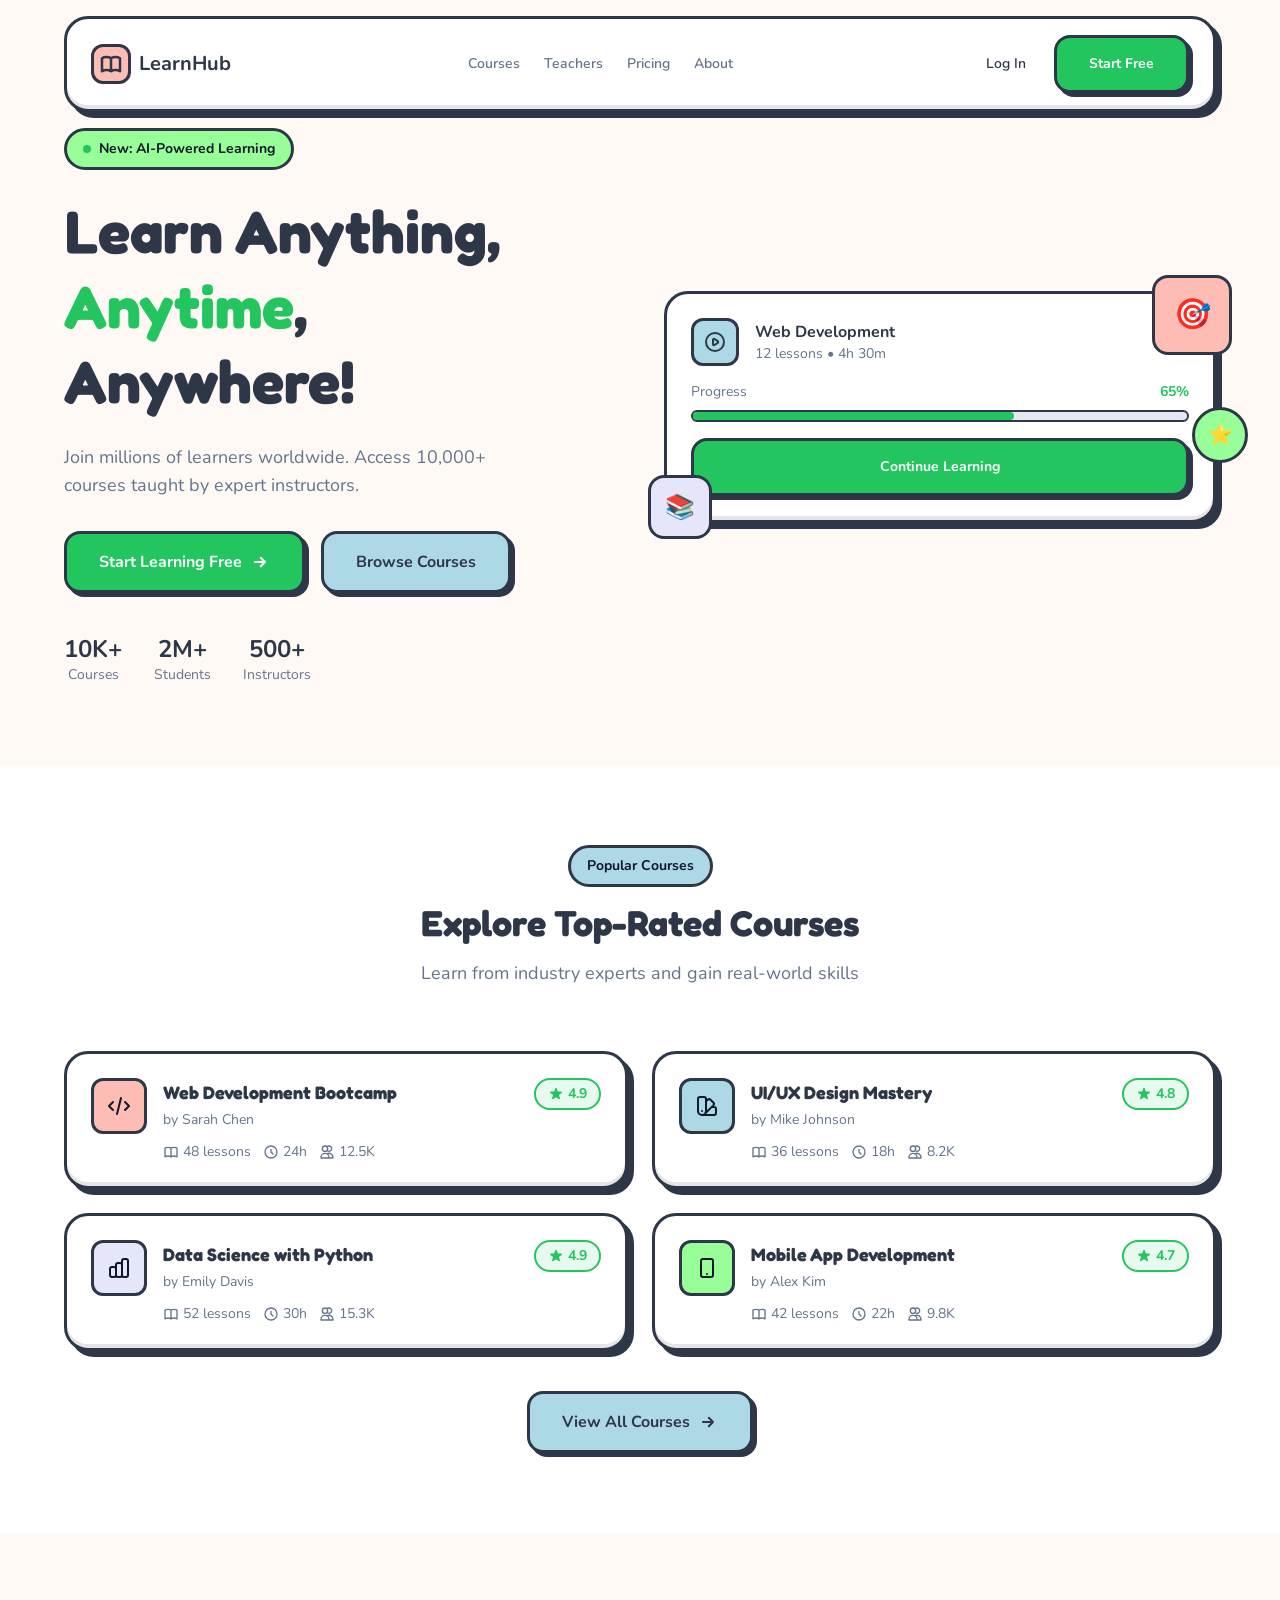
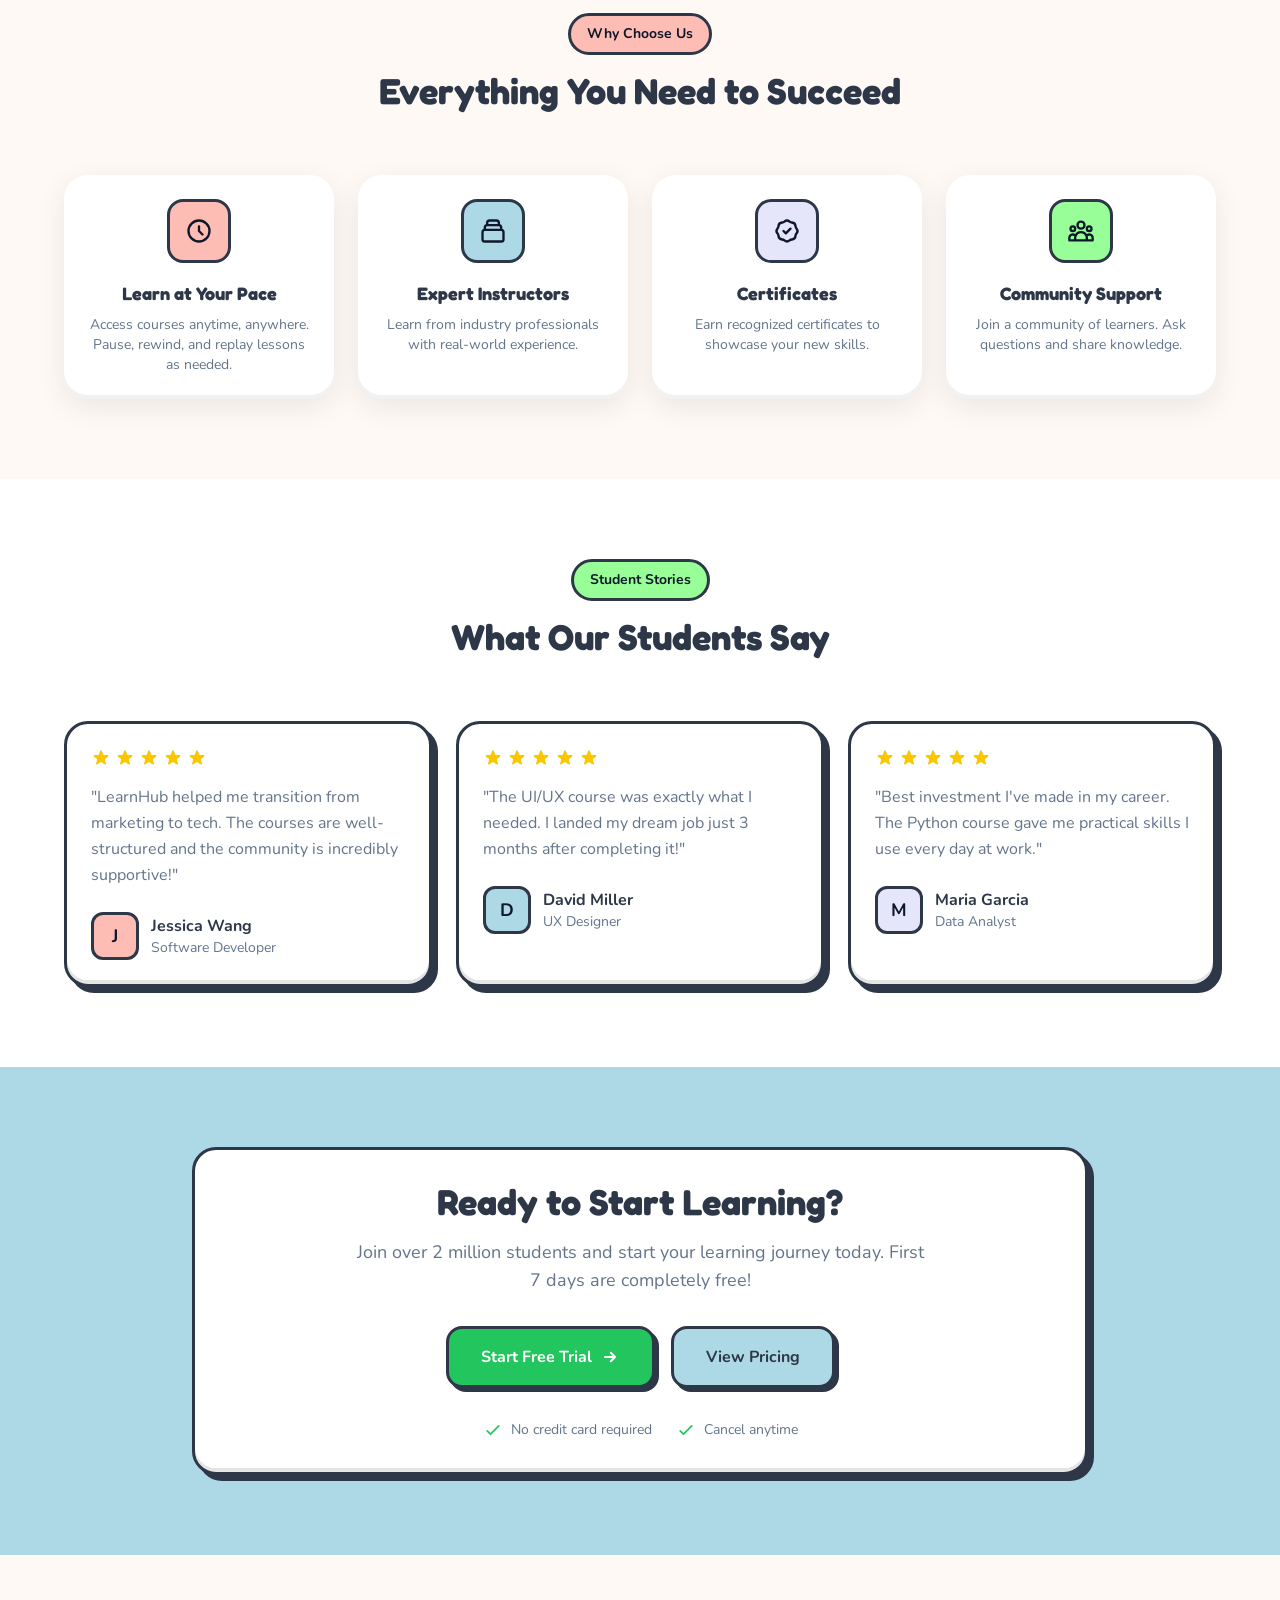
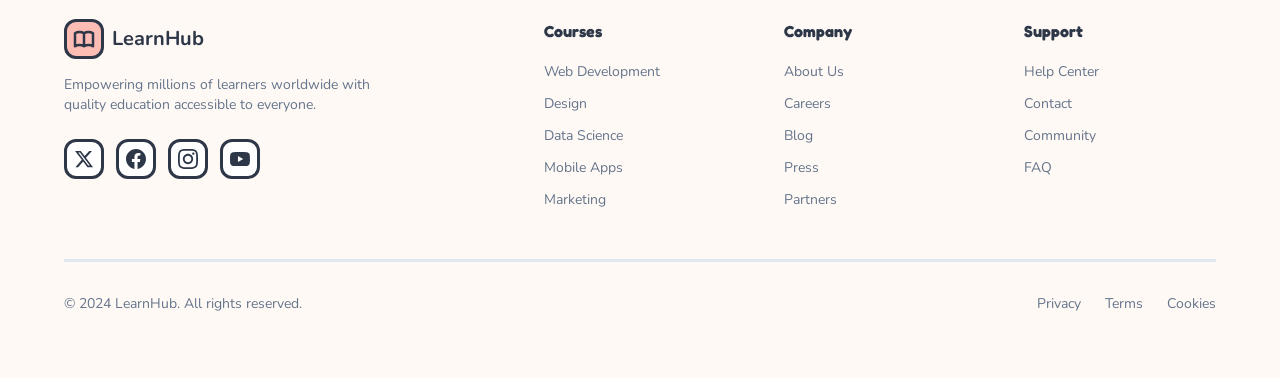
<file: UI_UX Pro Max - AI-Powered Design Intelligence.html>
<!DOCTYPE html>
<!-- saved from url=(0041)https://uupm.cc/demo/educational-platform -->
<html lang="en" class="dark" style="color-scheme: dark;"><head><meta http-equiv="Content-Type" content="text/html; charset=UTF-8"><meta name="viewport" content="width=device-width, initial-scale=1"><link rel="preload" href="https://uupm.cc/_next/static/media/0c89a48fa5027cee-s.p.4564287c.woff2" as="font" crossorigin="" type="font/woff2"><link rel="preload" href="https://uupm.cc/_next/static/media/5c285b27cdda1fe8-s.p.a62025f2.woff2" as="font" crossorigin="" type="font/woff2"><link rel="stylesheet" href="./UI_UX Pro Max - AI-Powered Design Intelligence_files/f2a789cfae11b801.css" data-precedence="next"><link rel="stylesheet" href="./UI_UX Pro Max - AI-Powered Design Intelligence_files/abf9c1fb25609393.css" data-precedence="next"><link rel="stylesheet" href="./UI_UX Pro Max - AI-Powered Design Intelligence_files/4a077060901af0dc.css" data-precedence="next"><link rel="stylesheet" href="./UI_UX Pro Max - AI-Powered Design Intelligence_files/72e0dc11d464a5b4.css" data-precedence="next"><link rel="stylesheet" href="./UI_UX Pro Max - AI-Powered Design Intelligence_files/407ecc519daf5281.css" data-precedence="next"><link rel="stylesheet" href="./UI_UX Pro Max - AI-Powered Design Intelligence_files/21fb408dd0a2d70b.css" data-precedence="next"><link rel="stylesheet" href="./UI_UX Pro Max - AI-Powered Design Intelligence_files/369cdbcf1640897b.css" data-precedence="next"><link rel="stylesheet" href="./UI_UX Pro Max - AI-Powered Design Intelligence_files/cc89f4ba61c90187.css" data-precedence="next"><link rel="stylesheet" href="./UI_UX Pro Max - AI-Powered Design Intelligence_files/d66759cc2c55bc97.css" data-precedence="next"><link rel="stylesheet" href="./UI_UX Pro Max - AI-Powered Design Intelligence_files/56a063876c363bac.css" data-precedence="next"><link rel="stylesheet" href="./UI_UX Pro Max - AI-Powered Design Intelligence_files/a29615b56e81fe3d.css" data-precedence="next"><link rel="stylesheet" href="./UI_UX Pro Max - AI-Powered Design Intelligence_files/6e2882e1568b6f92.css" data-precedence="next"><link rel="stylesheet" href="./UI_UX Pro Max - AI-Powered Design Intelligence_files/a6699f37502ce15f.css" data-precedence="next"><link rel="stylesheet" href="./UI_UX Pro Max - AI-Powered Design Intelligence_files/5d3b8082ca4515dd.css" data-precedence="next"><link rel="stylesheet" href="./UI_UX Pro Max - AI-Powered Design Intelligence_files/b7fc5c258287263b.css" data-precedence="next"><link rel="stylesheet" href="./UI_UX Pro Max - AI-Powered Design Intelligence_files/059f045659212c06.css" data-precedence="next"><link rel="stylesheet" href="./UI_UX Pro Max - AI-Powered Design Intelligence_files/981d62468021d495.css" data-precedence="next"><link rel="stylesheet" href="./UI_UX Pro Max - AI-Powered Design Intelligence_files/0ff756e765db7c7f.css" data-precedence="next"><link rel="stylesheet" href="./UI_UX Pro Max - AI-Powered Design Intelligence_files/8648bc00fc906342.css" data-precedence="next"><link rel="stylesheet" href="./UI_UX Pro Max - AI-Powered Design Intelligence_files/f95db1ce134fc04c.css" data-precedence="next"><link rel="stylesheet" href="./UI_UX Pro Max - AI-Powered Design Intelligence_files/99d3c2716ee34e44.css" data-precedence="next"><link rel="stylesheet" href="./UI_UX Pro Max - AI-Powered Design Intelligence_files/af37c7d062f587cd.css" data-precedence="next"><link rel="stylesheet" href="./UI_UX Pro Max - AI-Powered Design Intelligence_files/b66c65a093a81679.css" data-precedence="next"><link rel="stylesheet" href="./UI_UX Pro Max - AI-Powered Design Intelligence_files/9f533d554471312d.css" data-precedence="next"><link rel="stylesheet" href="./UI_UX Pro Max - AI-Powered Design Intelligence_files/c3f54c2c0964c956.css" data-precedence="next"><link rel="stylesheet" href="./UI_UX Pro Max - AI-Powered Design Intelligence_files/fd522e4670adc9c8.css" data-precedence="next"><link rel="stylesheet" href="./UI_UX Pro Max - AI-Powered Design Intelligence_files/ca4b12146d856b3e.css" data-precedence="next"><link rel="stylesheet" href="./UI_UX Pro Max - AI-Powered Design Intelligence_files/a859f66fa34568e6.css" data-precedence="next"><link rel="stylesheet" href="./UI_UX Pro Max - AI-Powered Design Intelligence_files/0639bc99b0589fd8.css" data-precedence="next"><link rel="stylesheet" href="./UI_UX Pro Max - AI-Powered Design Intelligence_files/56cbffbf194e9dbc.css" data-precedence="next"><link rel="stylesheet" href="./UI_UX Pro Max - AI-Powered Design Intelligence_files/7b2f96b0719c4526.css" data-precedence="next"><link rel="stylesheet" href="./UI_UX Pro Max - AI-Powered Design Intelligence_files/bc954f270f3124ce.css" data-precedence="next"><link rel="stylesheet" href="./UI_UX Pro Max - AI-Powered Design Intelligence_files/6cb6768c7c3e4ae2.css" data-precedence="next"><link rel="stylesheet" href="./UI_UX Pro Max - AI-Powered Design Intelligence_files/dfe397a2098096cb.css" data-precedence="next"><link rel="stylesheet" href="./UI_UX Pro Max - AI-Powered Design Intelligence_files/253b28b5da7b9aeb.css" data-precedence="next"><link rel="stylesheet" href="./UI_UX Pro Max - AI-Powered Design Intelligence_files/cd2129a4405c8d5d.css" data-precedence="next"><link rel="stylesheet" href="./UI_UX Pro Max - AI-Powered Design Intelligence_files/36340fdbaaac33ae.css" data-precedence="next"><link rel="stylesheet" href="./UI_UX Pro Max - AI-Powered Design Intelligence_files/46fd63aa920cc4e2.css" data-precedence="next"><link rel="stylesheet" href="./UI_UX Pro Max - AI-Powered Design Intelligence_files/386690ca5f7b011c.css" data-precedence="next"><link rel="stylesheet" href="./UI_UX Pro Max - AI-Powered Design Intelligence_files/93b595eaa369d3ec.css" data-precedence="next"><link rel="stylesheet" href="./UI_UX Pro Max - AI-Powered Design Intelligence_files/95982faad853d1ea.css" data-precedence="next"><link rel="stylesheet" href="./UI_UX Pro Max - AI-Powered Design Intelligence_files/e03d41427a36caa3.css" data-precedence="next"><link rel="preload" as="script" fetchpriority="low" href="./UI_UX Pro Max - AI-Powered Design Intelligence_files/f84f562b1a70bf9c.js.download"><script src="./UI_UX Pro Max - AI-Powered Design Intelligence_files/4852b7eb5c0723db.js.download" async=""></script><script src="./UI_UX Pro Max - AI-Powered Design Intelligence_files/b02e35e76cb9844a.js.download" async=""></script><script src="./UI_UX Pro Max - AI-Powered Design Intelligence_files/7a7af325578bad0e.js.download" async=""></script><script src="./UI_UX Pro Max - AI-Powered Design Intelligence_files/07456633a2662afc.js.download" async=""></script><script src="./UI_UX Pro Max - AI-Powered Design Intelligence_files/turbopack-0eabd3dacdeae843.js.download" async=""></script><script src="./UI_UX Pro Max - AI-Powered Design Intelligence_files/c199edf756d7ce42.js.download" async=""></script><script src="./UI_UX Pro Max - AI-Powered Design Intelligence_files/3cadbd814ac50b5f.js.download" async=""></script><script src="./UI_UX Pro Max - AI-Powered Design Intelligence_files/8aa0efca034f1bca.js.download" async=""></script><script src="./UI_UX Pro Max - AI-Powered Design Intelligence_files/0322bc5ef748d040.js.download" async=""></script><script src="./UI_UX Pro Max - AI-Powered Design Intelligence_files/493072e380248d01.js.download" async=""></script><script src="./UI_UX Pro Max - AI-Powered Design Intelligence_files/a8ab257d76f3cb0a.js.download" async=""></script><script src="./UI_UX Pro Max - AI-Powered Design Intelligence_files/5873ab4d3ae1fe13.js.download" async=""></script><link rel="preload" href="./UI_UX Pro Max - AI-Powered Design Intelligence_files/js" as="script"><link rel="preload" href="./UI_UX Pro Max - AI-Powered Design Intelligence_files/c51105e28a332f94.js.download" as="script" fetchpriority="low"><meta name="next-size-adjust" content=""><title>UI/UX Pro Max - AI-Powered Design Intelligence</title><meta name="description" content="AI-powered design intelligence toolkit. Searchable database of UI styles, color palettes, font pairings, chart types, and UX guidelines. Build beautiful interfaces with AI-powered design recommendations."><link rel="author" href="https://nextlevelbuilder.io/"><meta name="author" content="NextLevelBuilder"><link rel="manifest" href="https://uupm.cc/manifest.json"><meta name="keywords" content="UI design,UX design,design system,color palettes,font pairings,AI design,design intelligence,UI components,design guidelines"><meta name="creator" content="NextLevelBuilder"><meta name="publisher" content="NextLevelBuilder"><meta name="robots" content="index, follow"><meta name="googlebot" content="index, follow, max-video-preview:-1, max-image-preview:large, max-snippet:-1"><meta name="category" content="technology"><link rel="canonical" href="https://uupm.cc/"><meta property="og:title" content="UI/UX Pro Max - AI-Powered Design Intelligence"><meta property="og:description" content="Searchable database of UI styles, color palettes, font pairings, chart types, and UX guidelines. Build beautiful interfaces with AI-powered design recommendations."><meta property="og:url" content="https://uupm.cc"><meta property="og:site_name" content="UI/UX Pro Max"><meta property="og:locale" content="en_US"><meta property="og:image" content="https://uupm.cc/share.png"><meta property="og:image:width" content="1200"><meta property="og:image:height" content="630"><meta property="og:image:alt" content="UI/UX Pro Max - Design Intelligence"><meta property="og:type" content="website"><meta name="twitter:card" content="summary_large_image"><meta name="twitter:site" content="@nlb_io"><meta name="twitter:creator" content="@nlb_io"><meta name="twitter:title" content="UI/UX Pro Max - AI-Powered Design Intelligence"><meta name="twitter:description" content="Searchable database of UI styles, color palettes, font pairings, and UX guidelines. Build beautiful interfaces with AI."><meta name="twitter:image" content="https://uupm.cc/share.png"><link rel="icon" href="https://uupm.cc/icon.svg"><link rel="apple-touch-icon" href="https://uupm.cc/icon.svg"><script type="application/ld+json">{"@context":"https://schema.org","@type":"SoftwareApplication","name":"UI/UX Pro Max","applicationCategory":"DesignApplication","operatingSystem":"Web","url":"https://uupm.cc","description":"AI-powered design intelligence toolkit. Searchable database of UI styles, color palettes, font pairings, chart types, and UX guidelines.","creator":{"@type":"Organization","name":"NextLevelBuilder","url":"https://nextlevelbuilder.io","sameAs":["https://dewee.sh","https://github.com/nextlevelbuilder"]}}</script><script src="./UI_UX Pro Max - AI-Powered Design Intelligence_files/a6dad97d9634a72d.js.download" nomodule=""></script><script src="./UI_UX Pro Max - AI-Powered Design Intelligence_files/c51105e28a332f94.js.download"></script></head><body class="dm_sans_fb5c29f7-module__Edek3G__variable space_grotesk_15ec9c7f-module__6g4iua__variable font-sans antialiased"><div hidden=""><!--$--><!--/$--></div><script type="text/javascript" crossorigin="anonymous" src="./UI_UX Pro Max - AI-Powered Design Intelligence_files/surveys.js.download"></script><script type="text/javascript" crossorigin="anonymous" src="./UI_UX Pro Max - AI-Powered Design Intelligence_files/config.js.download"></script><script>((a2, b2, c3, d3, e2, f2, g4, h3) => {
          let i3 = document.documentElement, j2 = ["light", "dark"];
          function k2(b3) {
            var c4;
            (Array.isArray(a2) ? a2 : [a2]).forEach((a3) => {
              let c5 = a3 === "class", d4 = c5 && f2 ? e2.map((a4) => f2[a4] || a4) : e2;
              c5 ? (i3.classList.remove(...d4), i3.classList.add(f2 && f2[b3] ? f2[b3] : b3)) : i3.setAttribute(a3, b3);
            }), c4 = b3, h3 && j2.includes(c4) && (i3.style.colorScheme = c4);
          }
          __name(k2, "k2");
          if (d3) k2(d3);
          else try {
            let a3 = localStorage.getItem(b2) || c3, d4 = g4 && a3 === "system" ? window.matchMedia("(prefers-color-scheme: dark)").matches ? "dark" : "light" : a3;
            k2(d4);
          } catch {
          }
        })("class","theme","dark",null,["light","dark"],null,true,true)</script><div class="edu-platform min-h-screen bg-white"><nav class="fixed top-4 left-4 right-4 z-50"><div class="clay-card px-6 py-4 max-w-6xl mx-auto bg-white"><div class="flex items-center justify-between"><a href="https://uupm.cc/demo/educational-platform#" class="flex items-center gap-2 cursor-pointer"><div class="w-10 h-10 rounded-xl bg-[var(--primary)] border-3 border-[var(--text)] flex items-center justify-center"><svg class="w-6 h-6 text-[var(--text)]" fill="none" viewBox="0 0 24 24" stroke="currentColor" stroke-width="2.5"><path stroke-linecap="round" stroke-linejoin="round" d="M12 6.253v13m0-13C10.832 5.477 9.246 5 7.5 5S4.168 5.477 3 6.253v13C4.168 18.477 5.754 18 7.5 18s3.332.477 4.5 1.253m0-13C13.168 5.477 14.754 5 16.5 5c1.747 0 3.332.477 4.5 1.253v13C19.832 18.477 18.247 18 16.5 18c-1.746 0-3.332.477-4.5 1.253"></path></svg></div><span class="text-xl font-bold text-[var(--text)]">LearnHub</span></a><div class="hidden md:flex items-center gap-6"><a href="https://uupm.cc/demo/educational-platform#courses" class="text-sm font-semibold text-[var(--text-muted)] hover:text-[var(--text)] transition-colors cursor-pointer">Courses</a><a href="https://uupm.cc/demo/educational-platform#" class="text-sm font-semibold text-[var(--text-muted)] hover:text-[var(--text)] transition-colors cursor-pointer">Teachers</a><a href="https://uupm.cc/demo/educational-platform#" class="text-sm font-semibold text-[var(--text-muted)] hover:text-[var(--text)] transition-colors cursor-pointer">Pricing</a><a href="https://uupm.cc/demo/educational-platform#" class="text-sm font-semibold text-[var(--text-muted)] hover:text-[var(--text)] transition-colors cursor-pointer">About</a></div><div class="hidden md:flex items-center gap-3"><button class="px-4 py-2 text-sm font-semibold text-[var(--text)] hover:text-[var(--cta)] transition-colors cursor-pointer">Log In</button><button class="btn-primary text-sm py-2 px-4">Start Free</button></div><button class="md:hidden w-10 h-10 rounded-xl bg-[var(--secondary)] border-3 border-[var(--text)] flex items-center justify-center cursor-pointer" aria-label="Toggle menu"><svg class="w-5 h-5 text-[var(--text)]" fill="none" viewBox="0 0 24 24" stroke="currentColor" stroke-width="2.5"><path stroke-linecap="round" stroke-linejoin="round" d="M4 6h16M4 12h16M4 18h16"></path></svg></button></div></div></nav><section class="pt-20 sm:pt-32 pb-12 sm:pb-20 px-4 bg-[var(--bg-cream)] overflow-hidden"><div class="max-w-6xl mx-auto"><div class="grid lg:grid-cols-2 gap-8 sm:gap-12 items-center"><div class="text-center lg:text-left"><div class="inline-flex items-center gap-2 px-4 py-2 rounded-full bg-[var(--accent-mint)] border-3 border-[var(--text)] text-sm font-bold mb-6"><span class="w-2 h-2 rounded-full bg-[var(--cta)]"></span>New: AI-Powered Learning</div><h1 class="text-3xl sm:text-4xl md:text-5xl lg:text-6xl font-bold text-[var(--text)] mb-6 leading-tight">Learn Anything,<br><span class="text-[var(--cta)]">Anytime</span>,<br>Anywhere!</h1><p class="text-lg text-[var(--text-muted)] mb-8 max-w-md mx-auto lg:mx-0">Join millions of learners worldwide. Access 10,000+ courses taught by expert instructors.</p><div class="flex flex-col sm:flex-row gap-4 justify-center lg:justify-start mb-10"><button class="btn-primary text-base">Start Learning Free<svg class="w-5 h-5 ml-2" fill="none" viewBox="0 0 24 24" stroke="currentColor" stroke-width="2.5"><path stroke-linecap="round" stroke-linejoin="round" d="M13 7l5 5m0 0l-5 5m5-5H6"></path></svg></button><button class="btn-secondary text-base">Browse Courses</button></div><div class="flex gap-6 sm:gap-8 justify-center lg:justify-start"><div class="text-center"><div class="text-2xl font-bold text-[var(--text)]">10K+</div><div class="text-sm text-[var(--text-muted)]">Courses</div></div><div class="text-center"><div class="text-2xl font-bold text-[var(--text)]">2M+</div><div class="text-sm text-[var(--text-muted)]">Students</div></div><div class="text-center"><div class="text-2xl font-bold text-[var(--text)]">500+</div><div class="text-sm text-[var(--text-muted)]">Instructors</div></div></div></div><div class="relative hidden lg:block"><div class="clay-card p-6 bg-white relative z-10"><div class="flex items-center gap-4 mb-4"><div class="w-12 h-12 rounded-xl bg-[var(--secondary)] border-3 border-[var(--text)] flex items-center justify-center"><svg class="w-6 h-6 text-[var(--text)]" fill="none" viewBox="0 0 24 24" stroke="currentColor" stroke-width="2"><path stroke-linecap="round" stroke-linejoin="round" d="M14.752 11.168l-3.197-2.132A1 1 0 0010 9.87v4.263a1 1 0 001.555.832l3.197-2.132a1 1 0 000-1.664z"></path><path stroke-linecap="round" stroke-linejoin="round" d="M21 12a9 9 0 11-18 0 9 9 0 0118 0z"></path></svg></div><div><div class="font-bold text-[var(--text)]">Web Development</div><div class="text-sm text-[var(--text-muted)]">12 lessons • 4h 30m</div></div></div><div class="mb-4"><div class="flex justify-between text-sm mb-2"><span class="text-[var(--text-muted)]">Progress</span><span class="font-bold text-[var(--cta)]">65%</span></div><div class="h-3 bg-[var(--border)] rounded-full border-2 border-[var(--text)]"><div class="h-full w-[65%] bg-[var(--cta)] rounded-full"></div></div></div><button class="w-full btn-primary text-sm py-3">Continue Learning</button></div><div class="absolute -top-4 -right-4 z-20 w-20 h-20 rounded-2xl bg-[var(--primary)] border-3 border-[var(--text)] flex items-center justify-center"><span class="text-3xl">🎯</span></div><div class="absolute -bottom-4 -left-4 z-20 w-16 h-16 rounded-2xl bg-[var(--accent-purple)] border-3 border-[var(--text)] flex items-center justify-center"><span class="text-2xl">📚</span></div><div class="absolute top-1/2 -right-8 z-20 w-14 h-14 rounded-full bg-[var(--accent-mint)] border-3 border-[var(--text)] flex items-center justify-center"><span class="text-xl">⭐</span></div></div></div></div></section><section id="courses" class="py-12 sm:py-20 px-4"><div class="max-w-6xl mx-auto"><div class="text-center mb-10 sm:mb-16"><span class="inline-block px-4 py-2 rounded-full bg-[var(--secondary)] border-3 border-[var(--text)] text-sm font-bold mb-4">Popular Courses</span><h2 class="text-2xl sm:text-3xl md:text-4xl font-bold text-[var(--text)] mb-4">Explore Top-Rated Courses</h2><p class="text-lg text-[var(--text-muted)] max-w-2xl mx-auto">Learn from industry experts and gain real-world skills</p></div><div class="grid md:grid-cols-2 gap-6"><div class="clay-card p-6 cursor-pointer bg-white"><div class="flex items-start gap-4"><div class="w-14 h-14 rounded-xl border-3 border-[var(--text)] flex items-center justify-center flex-shrink-0" style="background-color:var(--primary)"><svg class="w-6 h-6" fill="none" viewBox="0 0 24 24" stroke="currentColor" stroke-width="2"><path stroke-linecap="round" stroke-linejoin="round" d="M10 20l4-16m4 4l4 4-4 4M6 16l-4-4 4-4"></path></svg></div><div class="flex-1"><h3 class="font-bold text-lg text-[var(--text)] mb-1">Web Development Bootcamp</h3><p class="text-sm text-[var(--text-muted)] mb-3">by <!-- -->Sarah Chen</p><div class="flex flex-wrap gap-3 text-sm"><span class="flex items-center gap-1 text-[var(--text-muted)]"><svg class="w-4 h-4" fill="none" viewBox="0 0 24 24" stroke="currentColor" stroke-width="2"><path stroke-linecap="round" stroke-linejoin="round" d="M12 6.253v13m0-13C10.832 5.477 9.246 5 7.5 5S4.168 5.477 3 6.253v13C4.168 18.477 5.754 18 7.5 18s3.332.477 4.5 1.253m0-13C13.168 5.477 14.754 5 16.5 5c1.747 0 3.332.477 4.5 1.253v13C19.832 18.477 18.247 18 16.5 18c-1.746 0-3.332.477-4.5 1.253"></path></svg>48<!-- --> lessons</span><span class="flex items-center gap-1 text-[var(--text-muted)]"><svg class="w-4 h-4" fill="none" viewBox="0 0 24 24" stroke="currentColor" stroke-width="2"><path stroke-linecap="round" stroke-linejoin="round" d="M12 8v4l3 3m6-3a9 9 0 11-18 0 9 9 0 0118 0z"></path></svg>24h</span><span class="flex items-center gap-1 text-[var(--text-muted)]"><svg class="w-4 h-4" fill="none" viewBox="0 0 24 24" stroke="currentColor" stroke-width="2"><path stroke-linecap="round" stroke-linejoin="round" d="M12 4.354a4 4 0 110 5.292M15 21H3v-1a6 6 0 0112 0v1zm0 0h6v-1a6 6 0 00-9-5.197M13 7a4 4 0 11-8 0 4 4 0 018 0z"></path></svg>12.5K</span></div></div><div class="flex items-center gap-1 px-3 py-1 rounded-full bg-[var(--cta)]/10 border-2 border-[var(--cta)]"><svg class="w-4 h-4 text-[var(--cta)]" fill="currentColor" viewBox="0 0 20 20"><path d="M9.049 2.927c.3-.921 1.603-.921 1.902 0l1.07 3.292a1 1 0 00.95.69h3.462c.969 0 1.371 1.24.588 1.81l-2.8 2.034a1 1 0 00-.364 1.118l1.07 3.292c.3.921-.755 1.688-1.54 1.118l-2.8-2.034a1 1 0 00-1.175 0l-2.8 2.034c-.784.57-1.838-.197-1.539-1.118l1.07-3.292a1 1 0 00-.364-1.118L2.98 8.72c-.783-.57-.38-1.81.588-1.81h3.461a1 1 0 00.951-.69l1.07-3.292z"></path></svg><span class="text-sm font-bold text-[var(--cta)]">4.9</span></div></div></div><div class="clay-card p-6 cursor-pointer bg-white"><div class="flex items-start gap-4"><div class="w-14 h-14 rounded-xl border-3 border-[var(--text)] flex items-center justify-center flex-shrink-0" style="background-color:var(--secondary)"><svg class="w-6 h-6" fill="none" viewBox="0 0 24 24" stroke="currentColor" stroke-width="2"><path stroke-linecap="round" stroke-linejoin="round" d="M7 21a4 4 0 01-4-4V5a2 2 0 012-2h4a2 2 0 012 2v12a4 4 0 01-4 4zm0 0h12a2 2 0 002-2v-4a2 2 0 00-2-2h-2.343M11 7.343l1.657-1.657a2 2 0 012.828 0l2.829 2.829a2 2 0 010 2.828l-8.486 8.485M7 17h.01"></path></svg></div><div class="flex-1"><h3 class="font-bold text-lg text-[var(--text)] mb-1">UI/UX Design Mastery</h3><p class="text-sm text-[var(--text-muted)] mb-3">by <!-- -->Mike Johnson</p><div class="flex flex-wrap gap-3 text-sm"><span class="flex items-center gap-1 text-[var(--text-muted)]"><svg class="w-4 h-4" fill="none" viewBox="0 0 24 24" stroke="currentColor" stroke-width="2"><path stroke-linecap="round" stroke-linejoin="round" d="M12 6.253v13m0-13C10.832 5.477 9.246 5 7.5 5S4.168 5.477 3 6.253v13C4.168 18.477 5.754 18 7.5 18s3.332.477 4.5 1.253m0-13C13.168 5.477 14.754 5 16.5 5c1.747 0 3.332.477 4.5 1.253v13C19.832 18.477 18.247 18 16.5 18c-1.746 0-3.332.477-4.5 1.253"></path></svg>36<!-- --> lessons</span><span class="flex items-center gap-1 text-[var(--text-muted)]"><svg class="w-4 h-4" fill="none" viewBox="0 0 24 24" stroke="currentColor" stroke-width="2"><path stroke-linecap="round" stroke-linejoin="round" d="M12 8v4l3 3m6-3a9 9 0 11-18 0 9 9 0 0118 0z"></path></svg>18h</span><span class="flex items-center gap-1 text-[var(--text-muted)]"><svg class="w-4 h-4" fill="none" viewBox="0 0 24 24" stroke="currentColor" stroke-width="2"><path stroke-linecap="round" stroke-linejoin="round" d="M12 4.354a4 4 0 110 5.292M15 21H3v-1a6 6 0 0112 0v1zm0 0h6v-1a6 6 0 00-9-5.197M13 7a4 4 0 11-8 0 4 4 0 018 0z"></path></svg>8.2K</span></div></div><div class="flex items-center gap-1 px-3 py-1 rounded-full bg-[var(--cta)]/10 border-2 border-[var(--cta)]"><svg class="w-4 h-4 text-[var(--cta)]" fill="currentColor" viewBox="0 0 20 20"><path d="M9.049 2.927c.3-.921 1.603-.921 1.902 0l1.07 3.292a1 1 0 00.95.69h3.462c.969 0 1.371 1.24.588 1.81l-2.8 2.034a1 1 0 00-.364 1.118l1.07 3.292c.3.921-.755 1.688-1.54 1.118l-2.8-2.034a1 1 0 00-1.175 0l-2.8 2.034c-.784.57-1.838-.197-1.539-1.118l1.07-3.292a1 1 0 00-.364-1.118L2.98 8.72c-.783-.57-.38-1.81.588-1.81h3.461a1 1 0 00.951-.69l1.07-3.292z"></path></svg><span class="text-sm font-bold text-[var(--cta)]">4.8</span></div></div></div><div class="clay-card p-6 cursor-pointer bg-white"><div class="flex items-start gap-4"><div class="w-14 h-14 rounded-xl border-3 border-[var(--text)] flex items-center justify-center flex-shrink-0" style="background-color:var(--accent-purple)"><svg class="w-6 h-6" fill="none" viewBox="0 0 24 24" stroke="currentColor" stroke-width="2"><path stroke-linecap="round" stroke-linejoin="round" d="M9 19v-6a2 2 0 00-2-2H5a2 2 0 00-2 2v6a2 2 0 002 2h2a2 2 0 002-2zm0 0V9a2 2 0 012-2h2a2 2 0 012 2v10m-6 0a2 2 0 002 2h2a2 2 0 002-2m0 0V5a2 2 0 012-2h2a2 2 0 012 2v14a2 2 0 01-2 2h-2a2 2 0 01-2-2z"></path></svg></div><div class="flex-1"><h3 class="font-bold text-lg text-[var(--text)] mb-1">Data Science with Python</h3><p class="text-sm text-[var(--text-muted)] mb-3">by <!-- -->Emily Davis</p><div class="flex flex-wrap gap-3 text-sm"><span class="flex items-center gap-1 text-[var(--text-muted)]"><svg class="w-4 h-4" fill="none" viewBox="0 0 24 24" stroke="currentColor" stroke-width="2"><path stroke-linecap="round" stroke-linejoin="round" d="M12 6.253v13m0-13C10.832 5.477 9.246 5 7.5 5S4.168 5.477 3 6.253v13C4.168 18.477 5.754 18 7.5 18s3.332.477 4.5 1.253m0-13C13.168 5.477 14.754 5 16.5 5c1.747 0 3.332.477 4.5 1.253v13C19.832 18.477 18.247 18 16.5 18c-1.746 0-3.332.477-4.5 1.253"></path></svg>52<!-- --> lessons</span><span class="flex items-center gap-1 text-[var(--text-muted)]"><svg class="w-4 h-4" fill="none" viewBox="0 0 24 24" stroke="currentColor" stroke-width="2"><path stroke-linecap="round" stroke-linejoin="round" d="M12 8v4l3 3m6-3a9 9 0 11-18 0 9 9 0 0118 0z"></path></svg>30h</span><span class="flex items-center gap-1 text-[var(--text-muted)]"><svg class="w-4 h-4" fill="none" viewBox="0 0 24 24" stroke="currentColor" stroke-width="2"><path stroke-linecap="round" stroke-linejoin="round" d="M12 4.354a4 4 0 110 5.292M15 21H3v-1a6 6 0 0112 0v1zm0 0h6v-1a6 6 0 00-9-5.197M13 7a4 4 0 11-8 0 4 4 0 018 0z"></path></svg>15.3K</span></div></div><div class="flex items-center gap-1 px-3 py-1 rounded-full bg-[var(--cta)]/10 border-2 border-[var(--cta)]"><svg class="w-4 h-4 text-[var(--cta)]" fill="currentColor" viewBox="0 0 20 20"><path d="M9.049 2.927c.3-.921 1.603-.921 1.902 0l1.07 3.292a1 1 0 00.95.69h3.462c.969 0 1.371 1.24.588 1.81l-2.8 2.034a1 1 0 00-.364 1.118l1.07 3.292c.3.921-.755 1.688-1.54 1.118l-2.8-2.034a1 1 0 00-1.175 0l-2.8 2.034c-.784.57-1.838-.197-1.539-1.118l1.07-3.292a1 1 0 00-.364-1.118L2.98 8.72c-.783-.57-.38-1.81.588-1.81h3.461a1 1 0 00.951-.69l1.07-3.292z"></path></svg><span class="text-sm font-bold text-[var(--cta)]">4.9</span></div></div></div><div class="clay-card p-6 cursor-pointer bg-white"><div class="flex items-start gap-4"><div class="w-14 h-14 rounded-xl border-3 border-[var(--text)] flex items-center justify-center flex-shrink-0" style="background-color:var(--accent-mint)"><svg class="w-6 h-6" fill="none" viewBox="0 0 24 24" stroke="currentColor" stroke-width="2"><path stroke-linecap="round" stroke-linejoin="round" d="M12 18h.01M8 21h8a2 2 0 002-2V5a2 2 0 00-2-2H8a2 2 0 00-2 2v14a2 2 0 002 2z"></path></svg></div><div class="flex-1"><h3 class="font-bold text-lg text-[var(--text)] mb-1">Mobile App Development</h3><p class="text-sm text-[var(--text-muted)] mb-3">by <!-- -->Alex Kim</p><div class="flex flex-wrap gap-3 text-sm"><span class="flex items-center gap-1 text-[var(--text-muted)]"><svg class="w-4 h-4" fill="none" viewBox="0 0 24 24" stroke="currentColor" stroke-width="2"><path stroke-linecap="round" stroke-linejoin="round" d="M12 6.253v13m0-13C10.832 5.477 9.246 5 7.5 5S4.168 5.477 3 6.253v13C4.168 18.477 5.754 18 7.5 18s3.332.477 4.5 1.253m0-13C13.168 5.477 14.754 5 16.5 5c1.747 0 3.332.477 4.5 1.253v13C19.832 18.477 18.247 18 16.5 18c-1.746 0-3.332.477-4.5 1.253"></path></svg>42<!-- --> lessons</span><span class="flex items-center gap-1 text-[var(--text-muted)]"><svg class="w-4 h-4" fill="none" viewBox="0 0 24 24" stroke="currentColor" stroke-width="2"><path stroke-linecap="round" stroke-linejoin="round" d="M12 8v4l3 3m6-3a9 9 0 11-18 0 9 9 0 0118 0z"></path></svg>22h</span><span class="flex items-center gap-1 text-[var(--text-muted)]"><svg class="w-4 h-4" fill="none" viewBox="0 0 24 24" stroke="currentColor" stroke-width="2"><path stroke-linecap="round" stroke-linejoin="round" d="M12 4.354a4 4 0 110 5.292M15 21H3v-1a6 6 0 0112 0v1zm0 0h6v-1a6 6 0 00-9-5.197M13 7a4 4 0 11-8 0 4 4 0 018 0z"></path></svg>9.8K</span></div></div><div class="flex items-center gap-1 px-3 py-1 rounded-full bg-[var(--cta)]/10 border-2 border-[var(--cta)]"><svg class="w-4 h-4 text-[var(--cta)]" fill="currentColor" viewBox="0 0 20 20"><path d="M9.049 2.927c.3-.921 1.603-.921 1.902 0l1.07 3.292a1 1 0 00.95.69h3.462c.969 0 1.371 1.24.588 1.81l-2.8 2.034a1 1 0 00-.364 1.118l1.07 3.292c.3.921-.755 1.688-1.54 1.118l-2.8-2.034a1 1 0 00-1.175 0l-2.8 2.034c-.784.57-1.838-.197-1.539-1.118l1.07-3.292a1 1 0 00-.364-1.118L2.98 8.72c-.783-.57-.38-1.81.588-1.81h3.461a1 1 0 00.951-.69l1.07-3.292z"></path></svg><span class="text-sm font-bold text-[var(--cta)]">4.7</span></div></div></div></div><div class="text-center mt-10"><button class="btn-secondary">View All Courses<svg class="w-5 h-5 ml-2" fill="none" viewBox="0 0 24 24" stroke="currentColor" stroke-width="2.5"><path stroke-linecap="round" stroke-linejoin="round" d="M13 7l5 5m0 0l-5 5m5-5H6"></path></svg></button></div></div></section><section class="py-12 sm:py-20 px-4 bg-[var(--bg-cream)]"><div class="max-w-6xl mx-auto"><div class="text-center mb-10 sm:mb-16"><span class="inline-block px-4 py-2 rounded-full bg-[var(--primary)] border-3 border-[var(--text)] text-sm font-bold mb-4">Why Choose Us</span><h2 class="text-2xl sm:text-3xl md:text-4xl font-bold text-[var(--text)] mb-4">Everything You Need to Succeed</h2></div><div class="grid md:grid-cols-2 lg:grid-cols-4 gap-6"><div class="soft-clay p-6 text-center cursor-pointer hover:scale-105 transition-transform"><div class="w-16 h-16 rounded-2xl border-3 border-[var(--text)] flex items-center justify-center mx-auto mb-4" style="background-color:var(--primary)"><svg class="w-7 h-7" fill="none" viewBox="0 0 24 24" stroke="currentColor" stroke-width="2"><path stroke-linecap="round" stroke-linejoin="round" d="M12 8v4l3 3m6-3a9 9 0 11-18 0 9 9 0 0118 0z"></path></svg></div><h3 class="font-bold text-lg text-[var(--text)] mb-2">Learn at Your Pace</h3><p class="text-sm text-[var(--text-muted)]">Access courses anytime, anywhere. Pause, rewind, and replay lessons as needed.</p></div><div class="soft-clay p-6 text-center cursor-pointer hover:scale-105 transition-transform"><div class="w-16 h-16 rounded-2xl border-3 border-[var(--text)] flex items-center justify-center mx-auto mb-4" style="background-color:var(--secondary)"><svg class="w-7 h-7" fill="none" viewBox="0 0 24 24" stroke="currentColor" stroke-width="2"><path stroke-linecap="round" stroke-linejoin="round" d="M19 11H5m14 0a2 2 0 012 2v6a2 2 0 01-2 2H5a2 2 0 01-2-2v-6a2 2 0 012-2m14 0V9a2 2 0 00-2-2M5 11V9a2 2 0 012-2m0 0V5a2 2 0 012-2h6a2 2 0 012 2v2M7 7h10"></path></svg></div><h3 class="font-bold text-lg text-[var(--text)] mb-2">Expert Instructors</h3><p class="text-sm text-[var(--text-muted)]">Learn from industry professionals with real-world experience.</p></div><div class="soft-clay p-6 text-center cursor-pointer hover:scale-105 transition-transform"><div class="w-16 h-16 rounded-2xl border-3 border-[var(--text)] flex items-center justify-center mx-auto mb-4" style="background-color:var(--accent-purple)"><svg class="w-7 h-7" fill="none" viewBox="0 0 24 24" stroke="currentColor" stroke-width="2"><path stroke-linecap="round" stroke-linejoin="round" d="M9 12l2 2 4-4M7.835 4.697a3.42 3.42 0 001.946-.806 3.42 3.42 0 014.438 0 3.42 3.42 0 001.946.806 3.42 3.42 0 013.138 3.138 3.42 3.42 0 00.806 1.946 3.42 3.42 0 010 4.438 3.42 3.42 0 00-.806 1.946 3.42 3.42 0 01-3.138 3.138 3.42 3.42 0 00-1.946.806 3.42 3.42 0 01-4.438 0 3.42 3.42 0 00-1.946-.806 3.42 3.42 0 01-3.138-3.138 3.42 3.42 0 00-.806-1.946 3.42 3.42 0 010-4.438 3.42 3.42 0 00.806-1.946 3.42 3.42 0 013.138-3.138z"></path></svg></div><h3 class="font-bold text-lg text-[var(--text)] mb-2">Certificates</h3><p class="text-sm text-[var(--text-muted)]">Earn recognized certificates to showcase your new skills.</p></div><div class="soft-clay p-6 text-center cursor-pointer hover:scale-105 transition-transform"><div class="w-16 h-16 rounded-2xl border-3 border-[var(--text)] flex items-center justify-center mx-auto mb-4" style="background-color:var(--accent-mint)"><svg class="w-7 h-7" fill="none" viewBox="0 0 24 24" stroke="currentColor" stroke-width="2"><path stroke-linecap="round" stroke-linejoin="round" d="M17 20h5v-2a3 3 0 00-5.356-1.857M17 20H7m10 0v-2c0-.656-.126-1.283-.356-1.857M7 20H2v-2a3 3 0 015.356-1.857M7 20v-2c0-.656.126-1.283.356-1.857m0 0a5.002 5.002 0 019.288 0M15 7a3 3 0 11-6 0 3 3 0 016 0zm6 3a2 2 0 11-4 0 2 2 0 014 0zM7 10a2 2 0 11-4 0 2 2 0 014 0z"></path></svg></div><h3 class="font-bold text-lg text-[var(--text)] mb-2">Community Support</h3><p class="text-sm text-[var(--text-muted)]">Join a community of learners. Ask questions and share knowledge.</p></div></div></div></section><section class="py-12 sm:py-20 px-4"><div class="max-w-6xl mx-auto"><div class="text-center mb-10 sm:mb-16"><span class="inline-block px-4 py-2 rounded-full bg-[var(--accent-mint)] border-3 border-[var(--text)] text-sm font-bold mb-4">Student Stories</span><h2 class="text-2xl sm:text-3xl md:text-4xl font-bold text-[var(--text)] mb-4">What Our Students Say</h2></div><div class="grid md:grid-cols-3 gap-6"><div class="clay-card p-6 bg-white"><div class="flex gap-1 mb-4"><svg class="w-5 h-5 text-yellow-400" fill="currentColor" viewBox="0 0 20 20"><path d="M9.049 2.927c.3-.921 1.603-.921 1.902 0l1.07 3.292a1 1 0 00.95.69h3.462c.969 0 1.371 1.24.588 1.81l-2.8 2.034a1 1 0 00-.364 1.118l1.07 3.292c.3.921-.755 1.688-1.54 1.118l-2.8-2.034a1 1 0 00-1.175 0l-2.8 2.034c-.784.57-1.838-.197-1.539-1.118l1.07-3.292a1 1 0 00-.364-1.118L2.98 8.72c-.783-.57-.38-1.81.588-1.81h3.461a1 1 0 00.951-.69l1.07-3.292z"></path></svg><svg class="w-5 h-5 text-yellow-400" fill="currentColor" viewBox="0 0 20 20"><path d="M9.049 2.927c.3-.921 1.603-.921 1.902 0l1.07 3.292a1 1 0 00.95.69h3.462c.969 0 1.371 1.24.588 1.81l-2.8 2.034a1 1 0 00-.364 1.118l1.07 3.292c.3.921-.755 1.688-1.54 1.118l-2.8-2.034a1 1 0 00-1.175 0l-2.8 2.034c-.784.57-1.838-.197-1.539-1.118l1.07-3.292a1 1 0 00-.364-1.118L2.98 8.72c-.783-.57-.38-1.81.588-1.81h3.461a1 1 0 00.951-.69l1.07-3.292z"></path></svg><svg class="w-5 h-5 text-yellow-400" fill="currentColor" viewBox="0 0 20 20"><path d="M9.049 2.927c.3-.921 1.603-.921 1.902 0l1.07 3.292a1 1 0 00.95.69h3.462c.969 0 1.371 1.24.588 1.81l-2.8 2.034a1 1 0 00-.364 1.118l1.07 3.292c.3.921-.755 1.688-1.54 1.118l-2.8-2.034a1 1 0 00-1.175 0l-2.8 2.034c-.784.57-1.838-.197-1.539-1.118l1.07-3.292a1 1 0 00-.364-1.118L2.98 8.72c-.783-.57-.38-1.81.588-1.81h3.461a1 1 0 00.951-.69l1.07-3.292z"></path></svg><svg class="w-5 h-5 text-yellow-400" fill="currentColor" viewBox="0 0 20 20"><path d="M9.049 2.927c.3-.921 1.603-.921 1.902 0l1.07 3.292a1 1 0 00.95.69h3.462c.969 0 1.371 1.24.588 1.81l-2.8 2.034a1 1 0 00-.364 1.118l1.07 3.292c.3.921-.755 1.688-1.54 1.118l-2.8-2.034a1 1 0 00-1.175 0l-2.8 2.034c-.784.57-1.838-.197-1.539-1.118l1.07-3.292a1 1 0 00-.364-1.118L2.98 8.72c-.783-.57-.38-1.81.588-1.81h3.461a1 1 0 00.951-.69l1.07-3.292z"></path></svg><svg class="w-5 h-5 text-yellow-400" fill="currentColor" viewBox="0 0 20 20"><path d="M9.049 2.927c.3-.921 1.603-.921 1.902 0l1.07 3.292a1 1 0 00.95.69h3.462c.969 0 1.371 1.24.588 1.81l-2.8 2.034a1 1 0 00-.364 1.118l1.07 3.292c.3.921-.755 1.688-1.54 1.118l-2.8-2.034a1 1 0 00-1.175 0l-2.8 2.034c-.784.57-1.838-.197-1.539-1.118l1.07-3.292a1 1 0 00-.364-1.118L2.98 8.72c-.783-.57-.38-1.81.588-1.81h3.461a1 1 0 00.951-.69l1.07-3.292z"></path></svg></div><p class="text-[var(--text-muted)] mb-6 leading-relaxed">"<!-- -->LearnHub helped me transition from marketing to tech. The courses are well-structured and the community is incredibly supportive!<!-- -->"</p><div class="flex items-center gap-3"><div class="w-12 h-12 rounded-xl border-3 border-[var(--text)] flex items-center justify-center text-lg font-bold" style="background-color:var(--primary)">J</div><div><div class="font-bold text-[var(--text)]">Jessica Wang</div><div class="text-sm text-[var(--text-muted)]">Software Developer</div></div></div></div><div class="clay-card p-6 bg-white"><div class="flex gap-1 mb-4"><svg class="w-5 h-5 text-yellow-400" fill="currentColor" viewBox="0 0 20 20"><path d="M9.049 2.927c.3-.921 1.603-.921 1.902 0l1.07 3.292a1 1 0 00.95.69h3.462c.969 0 1.371 1.24.588 1.81l-2.8 2.034a1 1 0 00-.364 1.118l1.07 3.292c.3.921-.755 1.688-1.54 1.118l-2.8-2.034a1 1 0 00-1.175 0l-2.8 2.034c-.784.57-1.838-.197-1.539-1.118l1.07-3.292a1 1 0 00-.364-1.118L2.98 8.72c-.783-.57-.38-1.81.588-1.81h3.461a1 1 0 00.951-.69l1.07-3.292z"></path></svg><svg class="w-5 h-5 text-yellow-400" fill="currentColor" viewBox="0 0 20 20"><path d="M9.049 2.927c.3-.921 1.603-.921 1.902 0l1.07 3.292a1 1 0 00.95.69h3.462c.969 0 1.371 1.24.588 1.81l-2.8 2.034a1 1 0 00-.364 1.118l1.07 3.292c.3.921-.755 1.688-1.54 1.118l-2.8-2.034a1 1 0 00-1.175 0l-2.8 2.034c-.784.57-1.838-.197-1.539-1.118l1.07-3.292a1 1 0 00-.364-1.118L2.98 8.72c-.783-.57-.38-1.81.588-1.81h3.461a1 1 0 00.951-.69l1.07-3.292z"></path></svg><svg class="w-5 h-5 text-yellow-400" fill="currentColor" viewBox="0 0 20 20"><path d="M9.049 2.927c.3-.921 1.603-.921 1.902 0l1.07 3.292a1 1 0 00.95.69h3.462c.969 0 1.371 1.24.588 1.81l-2.8 2.034a1 1 0 00-.364 1.118l1.07 3.292c.3.921-.755 1.688-1.54 1.118l-2.8-2.034a1 1 0 00-1.175 0l-2.8 2.034c-.784.57-1.838-.197-1.539-1.118l1.07-3.292a1 1 0 00-.364-1.118L2.98 8.72c-.783-.57-.38-1.81.588-1.81h3.461a1 1 0 00.951-.69l1.07-3.292z"></path></svg><svg class="w-5 h-5 text-yellow-400" fill="currentColor" viewBox="0 0 20 20"><path d="M9.049 2.927c.3-.921 1.603-.921 1.902 0l1.07 3.292a1 1 0 00.95.69h3.462c.969 0 1.371 1.24.588 1.81l-2.8 2.034a1 1 0 00-.364 1.118l1.07 3.292c.3.921-.755 1.688-1.54 1.118l-2.8-2.034a1 1 0 00-1.175 0l-2.8 2.034c-.784.57-1.838-.197-1.539-1.118l1.07-3.292a1 1 0 00-.364-1.118L2.98 8.72c-.783-.57-.38-1.81.588-1.81h3.461a1 1 0 00.951-.69l1.07-3.292z"></path></svg><svg class="w-5 h-5 text-yellow-400" fill="currentColor" viewBox="0 0 20 20"><path d="M9.049 2.927c.3-.921 1.603-.921 1.902 0l1.07 3.292a1 1 0 00.95.69h3.462c.969 0 1.371 1.24.588 1.81l-2.8 2.034a1 1 0 00-.364 1.118l1.07 3.292c.3.921-.755 1.688-1.54 1.118l-2.8-2.034a1 1 0 00-1.175 0l-2.8 2.034c-.784.57-1.838-.197-1.539-1.118l1.07-3.292a1 1 0 00-.364-1.118L2.98 8.72c-.783-.57-.38-1.81.588-1.81h3.461a1 1 0 00.951-.69l1.07-3.292z"></path></svg></div><p class="text-[var(--text-muted)] mb-6 leading-relaxed">"<!-- -->The UI/UX course was exactly what I needed. I landed my dream job just 3 months after completing it!<!-- -->"</p><div class="flex items-center gap-3"><div class="w-12 h-12 rounded-xl border-3 border-[var(--text)] flex items-center justify-center text-lg font-bold" style="background-color:var(--secondary)">D</div><div><div class="font-bold text-[var(--text)]">David Miller</div><div class="text-sm text-[var(--text-muted)]">UX Designer</div></div></div></div><div class="clay-card p-6 bg-white"><div class="flex gap-1 mb-4"><svg class="w-5 h-5 text-yellow-400" fill="currentColor" viewBox="0 0 20 20"><path d="M9.049 2.927c.3-.921 1.603-.921 1.902 0l1.07 3.292a1 1 0 00.95.69h3.462c.969 0 1.371 1.24.588 1.81l-2.8 2.034a1 1 0 00-.364 1.118l1.07 3.292c.3.921-.755 1.688-1.54 1.118l-2.8-2.034a1 1 0 00-1.175 0l-2.8 2.034c-.784.57-1.838-.197-1.539-1.118l1.07-3.292a1 1 0 00-.364-1.118L2.98 8.72c-.783-.57-.38-1.81.588-1.81h3.461a1 1 0 00.951-.69l1.07-3.292z"></path></svg><svg class="w-5 h-5 text-yellow-400" fill="currentColor" viewBox="0 0 20 20"><path d="M9.049 2.927c.3-.921 1.603-.921 1.902 0l1.07 3.292a1 1 0 00.95.69h3.462c.969 0 1.371 1.24.588 1.81l-2.8 2.034a1 1 0 00-.364 1.118l1.07 3.292c.3.921-.755 1.688-1.54 1.118l-2.8-2.034a1 1 0 00-1.175 0l-2.8 2.034c-.784.57-1.838-.197-1.539-1.118l1.07-3.292a1 1 0 00-.364-1.118L2.98 8.72c-.783-.57-.38-1.81.588-1.81h3.461a1 1 0 00.951-.69l1.07-3.292z"></path></svg><svg class="w-5 h-5 text-yellow-400" fill="currentColor" viewBox="0 0 20 20"><path d="M9.049 2.927c.3-.921 1.603-.921 1.902 0l1.07 3.292a1 1 0 00.95.69h3.462c.969 0 1.371 1.24.588 1.81l-2.8 2.034a1 1 0 00-.364 1.118l1.07 3.292c.3.921-.755 1.688-1.54 1.118l-2.8-2.034a1 1 0 00-1.175 0l-2.8 2.034c-.784.57-1.838-.197-1.539-1.118l1.07-3.292a1 1 0 00-.364-1.118L2.98 8.72c-.783-.57-.38-1.81.588-1.81h3.461a1 1 0 00.951-.69l1.07-3.292z"></path></svg><svg class="w-5 h-5 text-yellow-400" fill="currentColor" viewBox="0 0 20 20"><path d="M9.049 2.927c.3-.921 1.603-.921 1.902 0l1.07 3.292a1 1 0 00.95.69h3.462c.969 0 1.371 1.24.588 1.81l-2.8 2.034a1 1 0 00-.364 1.118l1.07 3.292c.3.921-.755 1.688-1.54 1.118l-2.8-2.034a1 1 0 00-1.175 0l-2.8 2.034c-.784.57-1.838-.197-1.539-1.118l1.07-3.292a1 1 0 00-.364-1.118L2.98 8.72c-.783-.57-.38-1.81.588-1.81h3.461a1 1 0 00.951-.69l1.07-3.292z"></path></svg><svg class="w-5 h-5 text-yellow-400" fill="currentColor" viewBox="0 0 20 20"><path d="M9.049 2.927c.3-.921 1.603-.921 1.902 0l1.07 3.292a1 1 0 00.95.69h3.462c.969 0 1.371 1.24.588 1.81l-2.8 2.034a1 1 0 00-.364 1.118l1.07 3.292c.3.921-.755 1.688-1.54 1.118l-2.8-2.034a1 1 0 00-1.175 0l-2.8 2.034c-.784.57-1.838-.197-1.539-1.118l1.07-3.292a1 1 0 00-.364-1.118L2.98 8.72c-.783-.57-.38-1.81.588-1.81h3.461a1 1 0 00.951-.69l1.07-3.292z"></path></svg></div><p class="text-[var(--text-muted)] mb-6 leading-relaxed">"<!-- -->Best investment I've made in my career. The Python course gave me practical skills I use every day at work.<!-- -->"</p><div class="flex items-center gap-3"><div class="w-12 h-12 rounded-xl border-3 border-[var(--text)] flex items-center justify-center text-lg font-bold" style="background-color:var(--accent-purple)">M</div><div><div class="font-bold text-[var(--text)]">Maria Garcia</div><div class="text-sm text-[var(--text-muted)]">Data Analyst</div></div></div></div></div></div></section><section class="py-12 sm:py-20 px-4 bg-[var(--secondary)]"><div class="max-w-4xl mx-auto text-center"><div class="clay-card p-6 sm:p-8 md:p-8 sm:p-12 bg-white"><h2 class="text-2xl sm:text-3xl md:text-4xl font-bold text-[var(--text)] mb-4">Ready to Start Learning?</h2><p class="text-lg text-[var(--text-muted)] mb-8 max-w-xl mx-auto">Join over 2 million students and start your learning journey today. First 7 days are completely free!</p><div class="flex flex-col sm:flex-row gap-4 justify-center mb-8"><button class="btn-primary text-base px-8">Start Free Trial<svg class="w-5 h-5 ml-2" fill="none" viewBox="0 0 24 24" stroke="currentColor" stroke-width="2.5"><path stroke-linecap="round" stroke-linejoin="round" d="M13 7l5 5m0 0l-5 5m5-5H6"></path></svg></button><button class="btn-secondary text-base px-8">View Pricing</button></div><div class="flex items-center justify-center gap-6 text-sm text-[var(--text-muted)]"><div class="flex items-center gap-2"><svg class="w-5 h-5 text-[var(--cta)]" fill="none" viewBox="0 0 24 24" stroke="currentColor" stroke-width="2"><path stroke-linecap="round" stroke-linejoin="round" d="M5 13l4 4L19 7"></path></svg><span>No credit card required</span></div><div class="flex items-center gap-2"><svg class="w-5 h-5 text-[var(--cta)]" fill="none" viewBox="0 0 24 24" stroke="currentColor" stroke-width="2"><path stroke-linecap="round" stroke-linejoin="round" d="M5 13l4 4L19 7"></path></svg><span>Cancel anytime</span></div></div></div></div></section><footer class="py-10 sm:py-16 px-4 bg-[var(--bg-cream)]"><div class="max-w-6xl mx-auto"><div class="grid md:grid-cols-2 lg:grid-cols-5 gap-8 sm:gap-12 mb-8 sm:mb-12"><div class="lg:col-span-2"><a href="https://uupm.cc/demo/educational-platform#" class="flex items-center gap-2 mb-4 cursor-pointer"><div class="w-10 h-10 rounded-xl bg-[var(--primary)] border-3 border-[var(--text)] flex items-center justify-center"><svg class="w-6 h-6 text-[var(--text)]" fill="none" viewBox="0 0 24 24" stroke="currentColor" stroke-width="2.5"><path stroke-linecap="round" stroke-linejoin="round" d="M12 6.253v13m0-13C10.832 5.477 9.246 5 7.5 5S4.168 5.477 3 6.253v13C4.168 18.477 5.754 18 7.5 18s3.332.477 4.5 1.253m0-13C13.168 5.477 14.754 5 16.5 5c1.747 0 3.332.477 4.5 1.253v13C19.832 18.477 18.247 18 16.5 18c-1.746 0-3.332.477-4.5 1.253"></path></svg></div><span class="text-xl font-bold text-[var(--text)]">LearnHub</span></a><p class="text-sm text-[var(--text-muted)] mb-6 max-w-xs">Empowering millions of learners worldwide with quality education accessible to everyone.</p><div class="flex gap-3"><a href="https://uupm.cc/demo/educational-platform#" class="w-10 h-10 rounded-xl bg-white border-3 border-[var(--text)] flex items-center justify-center cursor-pointer hover:bg-[var(--secondary)] transition-colors" aria-label="twitter"><svg class="w-5 h-5 text-[var(--text)]" fill="currentColor" viewBox="0 0 24 24"><path d="M18.244 2.25h3.308l-7.227 8.26 8.502 11.24H16.17l-5.214-6.817L4.99 21.75H1.68l7.73-8.835L1.254 2.25H8.08l4.713 6.231zm-1.161 17.52h1.833L7.084 4.126H5.117z"></path></svg></a><a href="https://uupm.cc/demo/educational-platform#" class="w-10 h-10 rounded-xl bg-white border-3 border-[var(--text)] flex items-center justify-center cursor-pointer hover:bg-[var(--secondary)] transition-colors" aria-label="facebook"><svg class="w-5 h-5 text-[var(--text)]" fill="currentColor" viewBox="0 0 24 24"><path d="M24 12.073c0-6.627-5.373-12-12-12s-12 5.373-12 12c0 5.99 4.388 10.954 10.125 11.854v-8.385H7.078v-3.47h3.047V9.43c0-3.007 1.792-4.669 4.533-4.669 1.312 0 2.686.235 2.686.235v2.953H15.83c-1.491 0-1.956.925-1.956 1.874v2.25h3.328l-.532 3.47h-2.796v8.385C19.612 23.027 24 18.062 24 12.073z"></path></svg></a><a href="https://uupm.cc/demo/educational-platform#" class="w-10 h-10 rounded-xl bg-white border-3 border-[var(--text)] flex items-center justify-center cursor-pointer hover:bg-[var(--secondary)] transition-colors" aria-label="instagram"><svg class="w-5 h-5 text-[var(--text)]" fill="currentColor" viewBox="0 0 24 24"><path d="M12 2.163c3.204 0 3.584.012 4.85.07 3.252.148 4.771 1.691 4.919 4.919.058 1.265.069 1.645.069 4.849 0 3.205-.012 3.584-.069 4.849-.149 3.225-1.664 4.771-4.919 4.919-1.266.058-1.644.07-4.85.07-3.204 0-3.584-.012-4.849-.07-3.26-.149-4.771-1.699-4.919-4.92-.058-1.265-.07-1.644-.07-4.849 0-3.204.013-3.583.07-4.849.149-3.227 1.664-4.771 4.919-4.919 1.266-.057 1.645-.069 4.849-.069zm0-2.163c-3.259 0-3.667.014-4.947.072-4.358.2-6.78 2.618-6.98 6.98-.059 1.281-.073 1.689-.073 4.948 0 3.259.014 3.668.072 4.948.2 4.358 2.618 6.78 6.98 6.98 1.281.058 1.689.072 4.948.072 3.259 0 3.668-.014 4.948-.072 4.354-.2 6.782-2.618 6.979-6.98.059-1.28.073-1.689.073-4.948 0-3.259-.014-3.667-.072-4.947-.196-4.354-2.617-6.78-6.979-6.98-1.281-.059-1.69-.073-4.949-.073zm0 5.838c-3.403 0-6.162 2.759-6.162 6.162s2.759 6.163 6.162 6.163 6.162-2.759 6.162-6.163c0-3.403-2.759-6.162-6.162-6.162zm0 10.162c-2.209 0-4-1.79-4-4 0-2.209 1.791-4 4-4s4 1.791 4 4c0 2.21-1.791 4-4 4zm6.406-11.845c-.796 0-1.441.645-1.441 1.44s.645 1.44 1.441 1.44c.795 0 1.439-.645 1.439-1.44s-.644-1.44-1.439-1.44z"></path></svg></a><a href="https://uupm.cc/demo/educational-platform#" class="w-10 h-10 rounded-xl bg-white border-3 border-[var(--text)] flex items-center justify-center cursor-pointer hover:bg-[var(--secondary)] transition-colors" aria-label="youtube"><svg class="w-5 h-5 text-[var(--text)]" fill="currentColor" viewBox="0 0 24 24"><path d="M23.498 6.186a3.016 3.016 0 0 0-2.122-2.136C19.505 3.545 12 3.545 12 3.545s-7.505 0-9.377.505A3.017 3.017 0 0 0 .502 6.186C0 8.07 0 12 0 12s0 3.93.502 5.814a3.016 3.016 0 0 0 2.122 2.136c1.871.505 9.376.505 9.376.505s7.505 0 9.377-.505a3.015 3.015 0 0 0 2.122-2.136C24 15.93 24 12 24 12s0-3.93-.502-5.814zM9.545 15.568V8.432L15.818 12l-6.273 3.568z"></path></svg></a></div></div><div><h4 class="font-bold text-[var(--text)] mb-4">Courses</h4><ul class="space-y-2"><li><a href="https://uupm.cc/demo/educational-platform#" class="text-sm text-[var(--text-muted)] hover:text-[var(--text)] transition-colors cursor-pointer">Web Development</a></li><li><a href="https://uupm.cc/demo/educational-platform#" class="text-sm text-[var(--text-muted)] hover:text-[var(--text)] transition-colors cursor-pointer">Design</a></li><li><a href="https://uupm.cc/demo/educational-platform#" class="text-sm text-[var(--text-muted)] hover:text-[var(--text)] transition-colors cursor-pointer">Data Science</a></li><li><a href="https://uupm.cc/demo/educational-platform#" class="text-sm text-[var(--text-muted)] hover:text-[var(--text)] transition-colors cursor-pointer">Mobile Apps</a></li><li><a href="https://uupm.cc/demo/educational-platform#" class="text-sm text-[var(--text-muted)] hover:text-[var(--text)] transition-colors cursor-pointer">Marketing</a></li></ul></div><div><h4 class="font-bold text-[var(--text)] mb-4">Company</h4><ul class="space-y-2"><li><a href="https://uupm.cc/demo/educational-platform#" class="text-sm text-[var(--text-muted)] hover:text-[var(--text)] transition-colors cursor-pointer">About Us</a></li><li><a href="https://uupm.cc/demo/educational-platform#" class="text-sm text-[var(--text-muted)] hover:text-[var(--text)] transition-colors cursor-pointer">Careers</a></li><li><a href="https://uupm.cc/demo/educational-platform#" class="text-sm text-[var(--text-muted)] hover:text-[var(--text)] transition-colors cursor-pointer">Blog</a></li><li><a href="https://uupm.cc/demo/educational-platform#" class="text-sm text-[var(--text-muted)] hover:text-[var(--text)] transition-colors cursor-pointer">Press</a></li><li><a href="https://uupm.cc/demo/educational-platform#" class="text-sm text-[var(--text-muted)] hover:text-[var(--text)] transition-colors cursor-pointer">Partners</a></li></ul></div><div><h4 class="font-bold text-[var(--text)] mb-4">Support</h4><ul class="space-y-2"><li><a href="https://uupm.cc/demo/educational-platform#" class="text-sm text-[var(--text-muted)] hover:text-[var(--text)] transition-colors cursor-pointer">Help Center</a></li><li><a href="https://uupm.cc/demo/educational-platform#" class="text-sm text-[var(--text-muted)] hover:text-[var(--text)] transition-colors cursor-pointer">Contact</a></li><li><a href="https://uupm.cc/demo/educational-platform#" class="text-sm text-[var(--text-muted)] hover:text-[var(--text)] transition-colors cursor-pointer">Community</a></li><li><a href="https://uupm.cc/demo/educational-platform#" class="text-sm text-[var(--text-muted)] hover:text-[var(--text)] transition-colors cursor-pointer">FAQ</a></li></ul></div></div><div class="pt-8 border-t-3 border-[var(--border)] flex flex-col md:flex-row justify-between items-center gap-4"><p class="text-sm text-[var(--text-muted)]">© 2024 LearnHub. All rights reserved.</p><div class="flex items-center gap-6 text-sm text-[var(--text-muted)]"><a href="https://uupm.cc/demo/educational-platform#" class="hover:text-[var(--text)] transition-colors cursor-pointer">Privacy</a><a href="https://uupm.cc/demo/educational-platform#" class="hover:text-[var(--text)] transition-colors cursor-pointer">Terms</a><a href="https://uupm.cc/demo/educational-platform#" class="hover:text-[var(--text)] transition-colors cursor-pointer">Cookies</a></div></div></div></footer></div><!--$--><!--/$--><script src="./UI_UX Pro Max - AI-Powered Design Intelligence_files/f84f562b1a70bf9c.js.download" id="_R_" async=""></script><script>(self.__next_f=self.__next_f||[]).push([0])</script><script>self.__next_f.push([1,"1:\"$Sreact.fragment\"\n2:I[2482,[\"/_next/static/chunks/c199edf756d7ce42.js\",\"/_next/static/chunks/3cadbd814ac50b5f.js\"],\"GoogleAnalytics\"]\n3:I[62879,[\"/_next/static/chunks/c199edf756d7ce42.js\",\"/_next/static/chunks/3cadbd814ac50b5f.js\"],\"PostHogProvider\"]\n4:I[42092,[\"/_next/static/chunks/c199edf756d7ce42.js\",\"/_next/static/chunks/3cadbd814ac50b5f.js\"],\"ThemeProvider\"]\n5:I[53454,[\"/_next/static/chunks/8aa0efca034f1bca.js\",\"/_next/static/chunks/0322bc5ef748d040.js\"],\"default\"]\n6:I[21397,[\"/_next/static/chunks/8aa0efca034f1bca.js\",\"/_next/static/chunks/0322bc5ef748d040.js\"],\"default\"]\n2e:I[2936,[],\"default\"]\n:HL[\"/_next/static/chunks/f2a789cfae11b801.css\",\"style\"]\n:HL[\"/_next/static/chunks/abf9c1fb25609393.css\",\"style\"]\n:HL[\"/_next/static/media/0c89a48fa5027cee-s.p.4564287c.woff2\",\"font\",{\"crossOrigin\":\"\",\"type\":\"font/woff2\"}]\n:HL[\"/_next/static/media/5c285b27cdda1fe8-s.p.a62025f2.woff2\",\"font\",{\"crossOrigin\":\"\",\"type\":\"font/woff2\"}]\n:HL[\"/_next/static/chunks/4a077060901af0dc.css\",\"style\"]\n:HL[\"/_next/static/chunks/72e0dc11d464a5b4.css\",\"style\"]\n:HL[\"/_next/static/chunks/407ecc519daf5281.css\",\"style\"]\n:HL[\"/_next/static/chunks/21fb408dd0a2d70b.css\",\"style\"]\n:HL[\"/_next/static/chunks/369cdbcf1640897b.css\",\"style\"]\n:HL[\"/_next/static/chunks/cc89f4ba61c90187.css\",\"style\"]\n:HL[\"/_next/static/chunks/d66759cc2c55bc97.css\",\"style\"]\n:HL[\"/_next/static/chunks/56a063876c363bac.css\",\"style\"]\n:HL[\"/_next/static/chunks/a29615b56e81fe3d.css\",\"style\"]\n:HL[\"/_next/static/chunks/6e2882e1568b6f92.css\",\"style\"]\n:HL[\"/_next/static/chunks/a6699f37502ce15f.css\",\"style\"]\n:HL[\"/_next/static/chunks/5d3b8082ca4515dd.css\",\"style\"]\n:HL[\"/_next/static/chunks/b7fc5c258287263b.css\",\"style\"]\n:HL[\"/_next/static/chunks/059f045659212c06.css\",\"style\"]\n:HL[\"/_next/static/chunks/981d62468021d495.css\",\"style\"]\n:HL[\"/_next/static/chunks/0ff756e765db7c7f.css\",\"style\"]\n:HL[\"/_next/static/chunks/8648bc00fc906342.css\",\"style\"]\n:HL[\"/_next/static/chunks/f95db1ce134fc04c.css\",\"style\"]\n:HL[\"/_next/static/chunks/99d3c2716ee34e44.css\",\"style\"]\n:HL[\"/_next/static/chunks/af37c7d062f587cd.css\",\"style\"]\n:HL[\"/_next/static/chunks/b66c65a093a81679.css\",\"style\"]\n:HL[\"/_next/static/chunks/9f533d554471312d.css\",\"style\"]\n:HL[\"/_next/static/chunks/c3f54c2c0964c956.css\",\"style\"]\n:HL[\"/_next/static/chunks/fd522e4670adc9c8.css\",\"style\"]\n:HL[\"/_next/static/chunks/ca4b12146d856b3e.css\",\"style\"]\n:HL[\"/_next/static/chunks/a859f66fa34568e6.css\",\"style\"]\n:HL[\"/_next/static/chunks/0639bc99b0589fd8.css\",\"style\"]\n:HL[\"/_next/static/chunks/56cbffbf194e9dbc.css\",\"style\"]\n:HL[\"/_next/static/chunks/7b2f96b0719c4526.css\",\"style\"]\n:HL[\"/_next/static/chunks/bc954f270f3124ce.css\",\"style\"]\n:HL[\"/_next/static/chunks/6cb6768c7c3e4ae2.css\",\"style\"]\n:HL[\"/_next/static/chunks/dfe397a2098096cb.css\",\"style\"]\n:HL[\"/_next/static/chunks/253b28b5da7b9aeb.css\",\"style\"]\n:HL[\"/_next/static/chunks/cd2129a4405c8d5d.css\",\"style\"]\n:HL[\"/_next/static/chunks/36340fdbaaac33ae.css\",\"style\"]\n:HL[\"/_next/static/chunks/46fd63aa920cc4e2.css\",\"style\"]\n:HL[\"/_next/static/chunks/386690ca5f7b011c.css\",\"style\"]\n:HL[\"/_next/static/chunks/93b595eaa369d3ec.css\",\"style\"]\n:HL[\"/_next/static/chunks/95982faad853d1ea.css\",\"style\"]\n:HL[\"/_next/static/chunks/e03d41427a36caa3.css\",\"style\"]\n"])</script><script>self.__next_f.push([1,"0:{\"P\":null,\"b\":\"awEZ7CgpmxFLYNN1_8Vxj\",\"c\":[\"\",\"demo\",\"educational-platform\"],\"q\":\"\",\"i\":false,\"f\":[[[\"\",{\"children\":[\"demo\",{\"children\":[[\"slug\",\"educational-platform\",\"d\"],{\"children\":[\"__PAGE__\",{}]}]}]},\"$undefined\",\"$undefined\",true],[[\"$\",\"$1\",\"c\",{\"children\":[[[\"$\",\"link\",\"0\",{\"rel\":\"stylesheet\",\"href\":\"/_next/static/chunks/f2a789cfae11b801.css\",\"precedence\":\"next\",\"crossOrigin\":\"$undefined\",\"nonce\":\"$undefined\"}],[\"$\",\"link\",\"1\",{\"rel\":\"stylesheet\",\"href\":\"/_next/static/chunks/abf9c1fb25609393.css\",\"precedence\":\"next\",\"crossOrigin\":\"$undefined\",\"nonce\":\"$undefined\"}],[\"$\",\"script\",\"script-0\",{\"src\":\"/_next/static/chunks/c199edf756d7ce42.js\",\"async\":true,\"nonce\":\"$undefined\"}],[\"$\",\"script\",\"script-1\",{\"src\":\"/_next/static/chunks/3cadbd814ac50b5f.js\",\"async\":true,\"nonce\":\"$undefined\"}]],[\"$\",\"html\",null,{\"lang\":\"en\",\"suppressHydrationWarning\":true,\"children\":[[\"$\",\"head\",null,{\"children\":[\"$\",\"script\",null,{\"type\":\"application/ld+json\",\"dangerouslySetInnerHTML\":{\"__html\":\"{\\\"@context\\\":\\\"https://schema.org\\\",\\\"@type\\\":\\\"SoftwareApplication\\\",\\\"name\\\":\\\"UI/UX Pro Max\\\",\\\"applicationCategory\\\":\\\"DesignApplication\\\",\\\"operatingSystem\\\":\\\"Web\\\",\\\"url\\\":\\\"https://uupm.cc\\\",\\\"description\\\":\\\"AI-powered design intelligence toolkit. Searchable database of UI styles, color palettes, font pairings, chart types, and UX guidelines.\\\",\\\"creator\\\":{\\\"@type\\\":\\\"Organization\\\",\\\"name\\\":\\\"NextLevelBuilder\\\",\\\"url\\\":\\\"https://nextlevelbuilder.io\\\",\\\"sameAs\\\":[\\\"https://dewee.sh\\\",\\\"https://github.com/nextlevelbuilder\\\"]}}\"}}]}],[\"$\",\"body\",null,{\"className\":\"dm_sans_fb5c29f7-module__Edek3G__variable space_grotesk_15ec9c7f-module__6g4iua__variable font-sans antialiased\",\"children\":[[\"$\",\"$L2\",null,{}],[\"$\",\"$L3\",null,{\"children\":[\"$\",\"$L4\",null,{\"attribute\":\"class\",\"defaultTheme\":\"dark\",\"enableSystem\":true,\"disableTransitionOnChange\":true,\"children\":[\"$\",\"$L5\",null,{\"parallelRouterKey\":\"children\",\"error\":\"$undefined\",\"errorStyles\":\"$undefined\",\"errorScripts\":\"$undefined\",\"template\":[\"$\",\"$L6\",null,{}],\"templateStyles\":\"$undefined\",\"templateScripts\":\"$undefined\",\"notFound\":[[[\"$\",\"title\",null,{\"children\":\"404: This page could not be found.\"}],[\"$\",\"div\",null,{\"style\":{\"fontFamily\":\"system-ui,\\\"Segoe UI\\\",Roboto,Helvetica,Arial,sans-serif,\\\"Apple Color Emoji\\\",\\\"Segoe UI Emoji\\\"\",\"height\":\"100vh\",\"textAlign\":\"center\",\"display\":\"flex\",\"flexDirection\":\"column\",\"alignItems\":\"center\",\"justifyContent\":\"center\"},\"children\":[\"$\",\"div\",null,{\"children\":[[\"$\",\"style\",null,{\"dangerouslySetInnerHTML\":{\"__html\":\"body{color:#000;background:#fff;margin:0}.next-error-h1{border-right:1px solid rgba(0,0,0,.3)}@media (prefers-color-scheme:dark){body{color:#fff;background:#000}.next-error-h1{border-right:1px solid rgba(255,255,255,.3)}}\"}}],[\"$\",\"h1\",null,{\"className\":\"next-error-h1\",\"style\":{\"display\":\"inline-block\",\"margin\":\"0 20px 0 0\",\"padding\":\"0 23px 0 0\",\"fontSize\":24,\"fontWeight\":500,\"verticalAlign\":\"top\",\"lineHeight\":\"49px\"},\"children\":404}],[\"$\",\"div\",null,{\"style\":{\"display\":\"inline-block\"},\"children\":[\"$\",\"h2\",null,{\"style\":{\"fontSize\":14,\"fontWeight\":400,\"lineHeight\":\"49px\",\"margin\":0},\"children\":\"This page could not be found.\"}]}]]}]}]],[]],\"forbidden\":\"$undefined\",\"unauthorized\":\"$undefined\"}]}]}]]}]]}]]}],{\"children\":[[\"$\",\"$1\",\"c\",{\"children\":[null,[\"$\",\"$L5\",null,{\"parallelRouterKey\":\"children\",\"error\":\"$undefined\",\"errorStyles\":\"$undefined\",\"errorScripts\":\"$undefined\",\"template\":[\"$\",\"$L6\",null,{}],\"templateStyles\":\"$undefined\",\"templateScripts\":\"$undefined\",\"notFound\":\"$undefined\",\"forbidden\":\"$undefined\",\"unauthorized\":\"$undefined\"}]]}],{\"children\":[[\"$\",\"$1\",\"c\",{\"children\":[null,[\"$\",\"$L5\",null,{\"parallelRouterKey\":\"children\",\"error\":\"$undefined\",\"errorStyles\":\"$undefined\",\"errorScripts\":\"$undefined\",\"template\":[\"$\",\"$L6\",null,{}],\"templateStyles\":\"$undefined\",\"templateScripts\":\"$undefined\",\"notFound\":\"$undefined\",\"forbidden\":\"$undefined\",\"unauthorized\":\"$undefined\"}]]}],{\"children\":[[\"$\",\"$1\",\"c\",{\"children\":[\"$L7\",[[\"$\",\"link\",\"0\",{\"rel\":\"stylesheet\",\"href\":\"/_next/static/chunks/4a077060901af0dc.css\",\"precedence\":\"next\",\"crossO"])</script><script>self.__next_f.push([1,"rigin\":\"$undefined\",\"nonce\":\"$undefined\"}],[\"$\",\"link\",\"1\",{\"rel\":\"stylesheet\",\"href\":\"/_next/static/chunks/72e0dc11d464a5b4.css\",\"precedence\":\"next\",\"crossOrigin\":\"$undefined\",\"nonce\":\"$undefined\"}],[\"$\",\"link\",\"2\",{\"rel\":\"stylesheet\",\"href\":\"/_next/static/chunks/407ecc519daf5281.css\",\"precedence\":\"next\",\"crossOrigin\":\"$undefined\",\"nonce\":\"$undefined\"}],[\"$\",\"link\",\"3\",{\"rel\":\"stylesheet\",\"href\":\"/_next/static/chunks/21fb408dd0a2d70b.css\",\"precedence\":\"next\",\"crossOrigin\":\"$undefined\",\"nonce\":\"$undefined\"}],[\"$\",\"link\",\"4\",{\"rel\":\"stylesheet\",\"href\":\"/_next/static/chunks/369cdbcf1640897b.css\",\"precedence\":\"next\",\"crossOrigin\":\"$undefined\",\"nonce\":\"$undefined\"}],[\"$\",\"link\",\"5\",{\"rel\":\"stylesheet\",\"href\":\"/_next/static/chunks/cc89f4ba61c90187.css\",\"precedence\":\"next\",\"crossOrigin\":\"$undefined\",\"nonce\":\"$undefined\"}],[\"$\",\"link\",\"6\",{\"rel\":\"stylesheet\",\"href\":\"/_next/static/chunks/d66759cc2c55bc97.css\",\"precedence\":\"next\",\"crossOrigin\":\"$undefined\",\"nonce\":\"$undefined\"}],\"$L8\",\"$L9\",\"$La\",\"$Lb\",\"$Lc\",\"$Ld\",\"$Le\",\"$Lf\",\"$L10\",\"$L11\",\"$L12\",\"$L13\",\"$L14\",\"$L15\",\"$L16\",\"$L17\",\"$L18\",\"$L19\",\"$L1a\",\"$L1b\",\"$L1c\",\"$L1d\",\"$L1e\",\"$L1f\",\"$L20\",\"$L21\",\"$L22\",\"$L23\",\"$L24\",\"$L25\",\"$L26\",\"$L27\",\"$L28\",\"$L29\",\"$L2a\",\"$L2b\"],\"$L2c\"]}],{},null,false,false]},null,false,false]},null,false,false]},null,false,false],\"$L2d\",false]],\"m\":\"$undefined\",\"G\":[\"$2e\",[]],\"S\":true}\n2f:I[26819,[\"/_next/static/chunks/8aa0efca034f1bca.js\",\"/_next/static/chunks/0322bc5ef748d040.js\"],\"OutletBoundary\"]\n30:\"$Sreact.suspense\"\n32:I[26819,[\"/_next/static/chunks/8aa0efca034f1bca.js\",\"/_next/static/chunks/0322bc5ef748d040.js\"],\"ViewportBoundary\"]\n34:I[26819,[\"/_next/static/chunks/8aa0efca034f1bca.js\",\"/_next/static/chunks/0322bc5ef748d040.js\"],\"MetadataBoundary\"]\n8:[\"$\",\"link\",\"7\",{\"rel\":\"stylesheet\",\"href\":\"/_next/static/chunks/56a063876c363bac.css\",\"precedence\":\"next\",\"crossOrigin\":\"$undefined\",\"nonce\":\"$undefined\"}]\n9:[\"$\",\"link\",\"8\",{\"rel\":\"stylesheet\",\"href\":\"/_next/static/chunks/a29615b56e81fe3d.css\",\"precedence\":\"next\",\"crossOrigin\":\"$undefined\",\"nonce\":\"$undefined\"}]\na:[\"$\",\"link\",\"9\",{\"rel\":\"stylesheet\",\"href\":\"/_next/static/chunks/6e2882e1568b6f92.css\",\"precedence\":\"next\",\"crossOrigin\":\"$undefined\",\"nonce\":\"$undefined\"}]\nb:[\"$\",\"link\",\"10\",{\"rel\":\"stylesheet\",\"href\":\"/_next/static/chunks/a6699f37502ce15f.css\",\"precedence\":\"next\",\"crossOrigin\":\"$undefined\",\"nonce\":\"$undefined\"}]\nc:[\"$\",\"link\",\"11\",{\"rel\":\"stylesheet\",\"href\":\"/_next/static/chunks/5d3b8082ca4515dd.css\",\"precedence\":\"next\",\"crossOrigin\":\"$undefined\",\"nonce\":\"$undefined\"}]\nd:[\"$\",\"link\",\"12\",{\"rel\":\"stylesheet\",\"href\":\"/_next/static/chunks/b7fc5c258287263b.css\",\"precedence\":\"next\",\"crossOrigin\":\"$undefined\",\"nonce\":\"$undefined\"}]\ne:[\"$\",\"link\",\"13\",{\"rel\":\"stylesheet\",\"href\":\"/_next/static/chunks/059f045659212c06.css\",\"precedence\":\"next\",\"crossOrigin\":\"$undefined\",\"nonce\":\"$undefined\"}]\nf:[\"$\",\"link\",\"14\",{\"rel\":\"stylesheet\",\"href\":\"/_next/static/chunks/981d62468021d495.css\",\"precedence\":\"next\",\"crossOrigin\":\"$undefined\",\"nonce\":\"$undefined\"}]\n10:[\"$\",\"link\",\"15\",{\"rel\":\"stylesheet\",\"href\":\"/_next/static/chunks/0ff756e765db7c7f.css\",\"precedence\":\"next\",\"crossOrigin\":\"$undefined\",\"nonce\":\"$undefined\"}]\n11:[\"$\",\"link\",\"16\",{\"rel\":\"stylesheet\",\"href\":\"/_next/static/chunks/8648bc00fc906342.css\",\"precedence\":\"next\",\"crossOrigin\":\"$undefined\",\"nonce\":\"$undefined\"}]\n12:[\"$\",\"link\",\"17\",{\"rel\":\"stylesheet\",\"href\":\"/_next/static/chunks/f95db1ce134fc04c.css\",\"precedence\":\"next\",\"crossOrigin\":\"$undefined\",\"nonce\":\"$undefined\"}]\n13:[\"$\",\"link\",\"18\",{\"rel\":\"stylesheet\",\"href\":\"/_next/static/chunks/99d3c2716ee34e44.css\",\"precedence\":\"next\",\"crossOrigin\":\"$undefined\",\"nonce\":\"$undefined\"}]\n14:[\"$\",\"link\",\"19\",{\"rel\":\"stylesheet\",\"href\":\"/_next/static/chunks/af37c7d062f587cd.css\",\"precedence\":\"next\",\"crossOrigin\":\"$undefined\",\"nonce\":\"$undefined\"}]\n15:[\"$\",\"link\",\"20\",{\"rel\":\"stylesheet\",\"href\":\"/_next/static/chunks/b66c65a093a81679.css\",\"precedence\":\"next\",\"crossOrigin\":\"$undefined\",\"nonce\":\"$undefined\"}]\n16:[\"$\",\"link\",\"21\",{\"rel\":\"stylesheet\",\"href\":\"/_next/static/chunks/9f533d554471312d.css\",\"precedenc"])</script><script>self.__next_f.push([1,"e\":\"next\",\"crossOrigin\":\"$undefined\",\"nonce\":\"$undefined\"}]\n17:[\"$\",\"link\",\"22\",{\"rel\":\"stylesheet\",\"href\":\"/_next/static/chunks/c3f54c2c0964c956.css\",\"precedence\":\"next\",\"crossOrigin\":\"$undefined\",\"nonce\":\"$undefined\"}]\n18:[\"$\",\"link\",\"23\",{\"rel\":\"stylesheet\",\"href\":\"/_next/static/chunks/fd522e4670adc9c8.css\",\"precedence\":\"next\",\"crossOrigin\":\"$undefined\",\"nonce\":\"$undefined\"}]\n19:[\"$\",\"link\",\"24\",{\"rel\":\"stylesheet\",\"href\":\"/_next/static/chunks/ca4b12146d856b3e.css\",\"precedence\":\"next\",\"crossOrigin\":\"$undefined\",\"nonce\":\"$undefined\"}]\n1a:[\"$\",\"link\",\"25\",{\"rel\":\"stylesheet\",\"href\":\"/_next/static/chunks/a859f66fa34568e6.css\",\"precedence\":\"next\",\"crossOrigin\":\"$undefined\",\"nonce\":\"$undefined\"}]\n1b:[\"$\",\"link\",\"26\",{\"rel\":\"stylesheet\",\"href\":\"/_next/static/chunks/0639bc99b0589fd8.css\",\"precedence\":\"next\",\"crossOrigin\":\"$undefined\",\"nonce\":\"$undefined\"}]\n1c:[\"$\",\"link\",\"27\",{\"rel\":\"stylesheet\",\"href\":\"/_next/static/chunks/56cbffbf194e9dbc.css\",\"precedence\":\"next\",\"crossOrigin\":\"$undefined\",\"nonce\":\"$undefined\"}]\n1d:[\"$\",\"link\",\"28\",{\"rel\":\"stylesheet\",\"href\":\"/_next/static/chunks/7b2f96b0719c4526.css\",\"precedence\":\"next\",\"crossOrigin\":\"$undefined\",\"nonce\":\"$undefined\"}]\n1e:[\"$\",\"link\",\"29\",{\"rel\":\"stylesheet\",\"href\":\"/_next/static/chunks/bc954f270f3124ce.css\",\"precedence\":\"next\",\"crossOrigin\":\"$undefined\",\"nonce\":\"$undefined\"}]\n1f:[\"$\",\"link\",\"30\",{\"rel\":\"stylesheet\",\"href\":\"/_next/static/chunks/6cb6768c7c3e4ae2.css\",\"precedence\":\"next\",\"crossOrigin\":\"$undefined\",\"nonce\":\"$undefined\"}]\n20:[\"$\",\"link\",\"31\",{\"rel\":\"stylesheet\",\"href\":\"/_next/static/chunks/dfe397a2098096cb.css\",\"precedence\":\"next\",\"crossOrigin\":\"$undefined\",\"nonce\":\"$undefined\"}]\n21:[\"$\",\"link\",\"32\",{\"rel\":\"stylesheet\",\"href\":\"/_next/static/chunks/253b28b5da7b9aeb.css\",\"precedence\":\"next\",\"crossOrigin\":\"$undefined\",\"nonce\":\"$undefined\"}]\n22:[\"$\",\"link\",\"33\",{\"rel\":\"stylesheet\",\"href\":\"/_next/static/chunks/cd2129a4405c8d5d.css\",\"precedence\":\"next\",\"crossOrigin\":\"$undefined\",\"nonce\":\"$undefined\"}]\n23:[\"$\",\"link\",\"34\",{\"rel\":\"stylesheet\",\"href\":\"/_next/static/chunks/36340fdbaaac33ae.css\",\"precedence\":\"next\",\"crossOrigin\":\"$undefined\",\"nonce\":\"$undefined\"}]\n24:[\"$\",\"link\",\"35\",{\"rel\":\"stylesheet\",\"href\":\"/_next/static/chunks/46fd63aa920cc4e2.css\",\"precedence\":\"next\",\"crossOrigin\":\"$undefined\",\"nonce\":\"$undefined\"}]\n25:[\"$\",\"link\",\"36\",{\"rel\":\"stylesheet\",\"href\":\"/_next/static/chunks/386690ca5f7b011c.css\",\"precedence\":\"next\",\"crossOrigin\":\"$undefined\",\"nonce\":\"$undefined\"}]\n26:[\"$\",\"link\",\"37\",{\"rel\":\"stylesheet\",\"href\":\"/_next/static/chunks/93b595eaa369d3ec.css\",\"precedence\":\"next\",\"crossOrigin\":\"$undefined\",\"nonce\":\"$undefined\"}]\n27:[\"$\",\"link\",\"38\",{\"rel\":\"stylesheet\",\"href\":\"/_next/static/chunks/95982faad853d1ea.css\",\"precedence\":\"next\",\"crossOrigin\":\"$undefined\",\"nonce\":\"$undefined\"}]\n28:[\"$\",\"link\",\"39\",{\"rel\":\"stylesheet\",\"href\":\"/_next/static/chunks/e03d41427a36caa3.css\",\"precedence\":\"next\",\"crossOrigin\":\"$undefined\",\"nonce\":\"$undefined\"}]\n29:[\"$\",\"script\",\"script-0\",{\"src\":\"/_next/static/chunks/493072e380248d01.js\",\"async\":true,\"nonce\":\"$undefined\"}]\n2a:[\"$\",\"script\",\"script-1\",{\"src\":\"/_next/static/chunks/a8ab257d76f3cb0a.js\",\"async\":true,\"nonce\":\"$undefined\"}]\n2b:[\"$\",\"script\",\"script-2\",{\"src\":\"/_next/static/chunks/5873ab4d3ae1fe13.js\",\"async\":true,\"nonce\":\"$undefined\"}]\n2c:[\"$\",\"$L2f\",null,{\"children\":[\"$\",\"$30\",null,{\"name\":\"Next.MetadataOutlet\",\"children\":\"$@31\"}]}]\n2d:[\"$\",\"$1\",\"h\",{\"children\":[null,[\"$\",\"$L32\",null,{\"children\":\"$@33\"}],[\"$\",\"div\",null,{\"hidden\":true,\"children\":[\"$\",\"$L34\",null,{\"children\":[\"$\",\"$30\",null,{\"name\":\"Next.Metadata\",\"children\":\"$@35\"}]}]}],[\"$\",\"meta\",null,{\"name\":\"next-size-adjust\",\"content\":\"\"}]]}]\n36:I[35338,[\"/_next/static/chunks/c199edf756d7ce42.js\",\"/_next/static/chunks/3cadbd814ac50b5f.js\",\"/_next/static/chunks/493072e380248d01.js\",\"/_next/static/chunks/a8ab257d76f3cb0a.js\",\"/_next/static/chunks/5873ab4d3ae1fe13.js\"],\"DemoRenderer\"]\n7:[\"$\",\"$L36\",null,{\"slug\":\"educational-platform\"}]\n"])</script><script>self.__next_f.push([1,"33:[[\"$\",\"meta\",\"0\",{\"charSet\":\"utf-8\"}],[\"$\",\"meta\",\"1\",{\"name\":\"viewport\",\"content\":\"width=device-width, initial-scale=1\"}]]\n"])</script><script>self.__next_f.push([1,"37:I[40748,[\"/_next/static/chunks/8aa0efca034f1bca.js\",\"/_next/static/chunks/0322bc5ef748d040.js\"],\"IconMark\"]\n"])</script><script>self.__next_f.push([1,"35:[[\"$\",\"title\",\"0\",{\"children\":\"UI/UX Pro Max - AI-Powered Design Intelligence\"}],[\"$\",\"meta\",\"1\",{\"name\":\"description\",\"content\":\"AI-powered design intelligence toolkit. Searchable database of UI styles, color palettes, font pairings, chart types, and UX guidelines. Build beautiful interfaces with AI-powered design recommendations.\"}],[\"$\",\"link\",\"2\",{\"rel\":\"author\",\"href\":\"https://nextlevelbuilder.io\"}],[\"$\",\"meta\",\"3\",{\"name\":\"author\",\"content\":\"NextLevelBuilder\"}],[\"$\",\"link\",\"4\",{\"rel\":\"manifest\",\"href\":\"/manifest.json\",\"crossOrigin\":\"$undefined\"}],[\"$\",\"meta\",\"5\",{\"name\":\"keywords\",\"content\":\"UI design,UX design,design system,color palettes,font pairings,AI design,design intelligence,UI components,design guidelines\"}],[\"$\",\"meta\",\"6\",{\"name\":\"creator\",\"content\":\"NextLevelBuilder\"}],[\"$\",\"meta\",\"7\",{\"name\":\"publisher\",\"content\":\"NextLevelBuilder\"}],[\"$\",\"meta\",\"8\",{\"name\":\"robots\",\"content\":\"index, follow\"}],[\"$\",\"meta\",\"9\",{\"name\":\"googlebot\",\"content\":\"index, follow, max-video-preview:-1, max-image-preview:large, max-snippet:-1\"}],[\"$\",\"meta\",\"10\",{\"name\":\"category\",\"content\":\"technology\"}],[\"$\",\"link\",\"11\",{\"rel\":\"canonical\",\"href\":\"https://uupm.cc\"}],[\"$\",\"meta\",\"12\",{\"property\":\"og:title\",\"content\":\"UI/UX Pro Max - AI-Powered Design Intelligence\"}],[\"$\",\"meta\",\"13\",{\"property\":\"og:description\",\"content\":\"Searchable database of UI styles, color palettes, font pairings, chart types, and UX guidelines. Build beautiful interfaces with AI-powered design recommendations.\"}],[\"$\",\"meta\",\"14\",{\"property\":\"og:url\",\"content\":\"https://uupm.cc\"}],[\"$\",\"meta\",\"15\",{\"property\":\"og:site_name\",\"content\":\"UI/UX Pro Max\"}],[\"$\",\"meta\",\"16\",{\"property\":\"og:locale\",\"content\":\"en_US\"}],[\"$\",\"meta\",\"17\",{\"property\":\"og:image\",\"content\":\"https://uupm.cc/share.png\"}],[\"$\",\"meta\",\"18\",{\"property\":\"og:image:width\",\"content\":\"1200\"}],[\"$\",\"meta\",\"19\",{\"property\":\"og:image:height\",\"content\":\"630\"}],[\"$\",\"meta\",\"20\",{\"property\":\"og:image:alt\",\"content\":\"UI/UX Pro Max - Design Intelligence\"}],[\"$\",\"meta\",\"21\",{\"property\":\"og:type\",\"content\":\"website\"}],[\"$\",\"meta\",\"22\",{\"name\":\"twitter:card\",\"content\":\"summary_large_image\"}],[\"$\",\"meta\",\"23\",{\"name\":\"twitter:site\",\"content\":\"@nlb_io\"}],[\"$\",\"meta\",\"24\",{\"name\":\"twitter:creator\",\"content\":\"@nlb_io\"}],[\"$\",\"meta\",\"25\",{\"name\":\"twitter:title\",\"content\":\"UI/UX Pro Max - AI-Powered Design Intelligence\"}],[\"$\",\"meta\",\"26\",{\"name\":\"twitter:description\",\"content\":\"Searchable database of UI styles, color palettes, font pairings, and UX guidelines. Build beautiful interfaces with AI.\"}],[\"$\",\"meta\",\"27\",{\"name\":\"twitter:image\",\"content\":\"https://uupm.cc/share.png\"}],[\"$\",\"link\",\"28\",{\"rel\":\"icon\",\"href\":\"/icon.svg\"}],[\"$\",\"link\",\"29\",{\"rel\":\"apple-touch-icon\",\"href\":\"/icon.svg\"}],[\"$\",\"$L37\",\"30\",{}]]\n31:null\n"])</script><script type="module" src="./UI_UX Pro Max - AI-Powered Design Intelligence_files/vce701823e78c4301a35b7e07294d87301792088814092" integrity="sha512-UKNk8GbxkABxKcXYuLkO16EleLGUkcvJWtpSNmExE0Too3ZaFAxTscNWEc1OdAv5/BikHawapSCaiD2XCmp+Bw==" data-cf-beacon="{&quot;version&quot;:&quot;2024.11.0&quot;,&quot;token&quot;:&quot;a8541c74e8694bf38312390890e6b435&quot;,&quot;r&quot;:1,&quot;spa&quot;:2}" crossorigin="anonymous"></script>
<script src="./UI_UX Pro Max - AI-Powered Design Intelligence_files/js" data-nscript="afterInteractive"></script><script id="google-analytics" data-nscript="afterInteractive">
            window.dataLayer = window.dataLayer || [];
            function gtag(){dataLayer.push(arguments);}
            gtag('js', new Date());
            gtag('config', 'G-K2FCTVRB44', {
              page_path: window.location.pathname,
              send_page_view: true
            });
          </script><next-route-announcer style="position: absolute;"><template shadowrootmode="open"><div aria-live="assertive" id="__next-route-announcer__" role="alert" style="position: absolute; border: 0px; height: 1px; margin: -1px; padding: 0px; width: 1px; clip: rect(0px, 0px, 0px, 0px); overflow: hidden; white-space: nowrap; overflow-wrap: normal;"></div></template></next-route-announcer></body></html>
</file>
<file: UI_UX Pro Max - AI-Powered Design Intelligence_files/f2a789cfae11b801.css>
@font-face{font-family:DM Sans;font-style:normal;font-weight:100 1000;font-display:swap;src:url(../media/c3cb240f9c892514-s.d8e4bce2.woff2)format("woff2");unicode-range:U+100-2BA,U+2BD-2C5,U+2C7-2CC,U+2CE-2D7,U+2DD-2FF,U+304,U+308,U+329,U+1D00-1DBF,U+1E00-1E9F,U+1EF2-1EFF,U+2020,U+20A0-20AB,U+20AD-20C0,U+2113,U+2C60-2C7F,U+A720-A7FF}@font-face{font-family:DM Sans;font-style:normal;font-weight:100 1000;font-display:swap;src:url(../media/5c285b27cdda1fe8-s.p.a62025f2.woff2)format("woff2");unicode-range:U+??,U+131,U+152-153,U+2BB-2BC,U+2C6,U+2DA,U+2DC,U+304,U+308,U+329,U+2000-206F,U+20AC,U+2122,U+2191,U+2193,U+2212,U+2215,U+FEFF,U+FFFD}@font-face{font-family:DM Sans Fallback;src:local(Arial);ascent-override:94.9%;descent-override:29.66%;line-gap-override:0.0%;size-adjust:104.53%}.dm_sans_fb5c29f7-module__Edek3G__className{font-family:DM Sans,DM Sans Fallback;font-style:normal}.dm_sans_fb5c29f7-module__Edek3G__variable{--font-sans:"DM Sans","DM Sans Fallback"}
@font-face{font-family:Space Grotesk;font-style:normal;font-weight:300 700;font-display:swap;src:url(../media/32687112bd2dd8db-s.cfdd66c2.woff2)format("woff2");unicode-range:U+102-103,U+110-111,U+128-129,U+168-169,U+1A0-1A1,U+1AF-1B0,U+300-301,U+303-304,U+308-309,U+323,U+329,U+1EA0-1EF9,U+20AB}@font-face{font-family:Space Grotesk;font-style:normal;font-weight:300 700;font-display:swap;src:url(../media/28868e710e86be81-s.c30238d4.woff2)format("woff2");unicode-range:U+100-2BA,U+2BD-2C5,U+2C7-2CC,U+2CE-2D7,U+2DD-2FF,U+304,U+308,U+329,U+1D00-1DBF,U+1E00-1E9F,U+1EF2-1EFF,U+2020,U+20A0-20AB,U+20AD-20C0,U+2113,U+2C60-2C7F,U+A720-A7FF}@font-face{font-family:Space Grotesk;font-style:normal;font-weight:300 700;font-display:swap;src:url(../media/0c89a48fa5027cee-s.p.4564287c.woff2)format("woff2");unicode-range:U+??,U+131,U+152-153,U+2BB-2BC,U+2C6,U+2DA,U+2DC,U+304,U+308,U+329,U+2000-206F,U+20AC,U+2122,U+2191,U+2193,U+2212,U+2215,U+FEFF,U+FFFD}@font-face{font-family:Space Grotesk Fallback;src:local(Arial);ascent-override:89.71%;descent-override:26.62%;line-gap-override:0.0%;size-adjust:109.69%}.space_grotesk_15ec9c7f-module__6g4iua__className{font-family:Space Grotesk,Space Grotesk Fallback;font-style:normal}.space_grotesk_15ec9c7f-module__6g4iua__variable{--font-heading:"Space Grotesk","Space Grotesk Fallback"}
</file>
<file: UI_UX Pro Max - AI-Powered Design Intelligence_files/abf9c1fb25609393.css>
@layer properties{@supports (((-webkit-hyphens:none)) and (not (margin-trim:inline))) or ((-moz-orient:inline) and (not (color:rgb(from red r g b)))){*,:before,:after,::backdrop{--tw-translate-x:0;--tw-translate-y:0;--tw-translate-z:0;--tw-scale-x:1;--tw-scale-y:1;--tw-scale-z:1;--tw-rotate-x:initial;--tw-rotate-y:initial;--tw-rotate-z:initial;--tw-skew-x:initial;--tw-skew-y:initial;--tw-space-y-reverse:0;--tw-space-x-reverse:0;--tw-divide-y-reverse:0;--tw-border-style:solid;--tw-gradient-position:initial;--tw-gradient-from:#0000;--tw-gradient-via:#0000;--tw-gradient-to:#0000;--tw-gradient-stops:initial;--tw-gradient-via-stops:initial;--tw-gradient-from-position:0%;--tw-gradient-via-position:50%;--tw-gradient-to-position:100%;--tw-leading:initial;--tw-font-weight:initial;--tw-tracking:initial;--tw-shadow:0 0 #0000;--tw-shadow-color:initial;--tw-shadow-alpha:100%;--tw-inset-shadow:0 0 #0000;--tw-inset-shadow-color:initial;--tw-inset-shadow-alpha:100%;--tw-ring-color:initial;--tw-ring-shadow:0 0 #0000;--tw-inset-ring-color:initial;--tw-inset-ring-shadow:0 0 #0000;--tw-ring-inset:initial;--tw-ring-offset-width:0px;--tw-ring-offset-color:#fff;--tw-ring-offset-shadow:0 0 #0000;--tw-outline-style:solid;--tw-blur:initial;--tw-brightness:initial;--tw-contrast:initial;--tw-grayscale:initial;--tw-hue-rotate:initial;--tw-invert:initial;--tw-opacity:initial;--tw-saturate:initial;--tw-sepia:initial;--tw-drop-shadow:initial;--tw-drop-shadow-color:initial;--tw-drop-shadow-alpha:100%;--tw-drop-shadow-size:initial;--tw-backdrop-blur:initial;--tw-backdrop-brightness:initial;--tw-backdrop-contrast:initial;--tw-backdrop-grayscale:initial;--tw-backdrop-hue-rotate:initial;--tw-backdrop-invert:initial;--tw-backdrop-opacity:initial;--tw-backdrop-saturate:initial;--tw-backdrop-sepia:initial;--tw-duration:initial;--tw-ease:initial;--tw-animation-delay:0s;--tw-animation-direction:normal;--tw-animation-duration:initial;--tw-animation-fill-mode:none;--tw-animation-iteration-count:1;--tw-enter-blur:0;--tw-enter-opacity:1;--tw-enter-rotate:0;--tw-enter-scale:1;--tw-enter-translate-x:0;--tw-enter-translate-y:0;--tw-exit-blur:0;--tw-exit-opacity:1;--tw-exit-rotate:0;--tw-exit-scale:1;--tw-exit-translate-x:0;--tw-exit-translate-y:0}}}@layer theme{:root,:host{--font-sans:"DM Sans",ui-sans-serif,system-ui,sans-serif;--font-mono:ui-monospace,SFMono-Regular,Menlo,Monaco,Consolas,"Liberation Mono","Courier New",monospace;--color-red-50:#fef2f2;--color-red-100:#ffe2e2;--color-red-200:#ffcaca;--color-red-400:#ff6568;--color-red-500:#fb2c36;--color-red-600:#e40014;--color-red-700:#bf000f;--color-red-800:#9f0712;--color-red-900:#82181a;--color-orange-50:#fff7ed;--color-orange-100:#ffedd5;--color-orange-200:#ffd7a8;--color-orange-400:#ff8b1a;--color-orange-500:#fe6e00;--color-orange-600:#f05100;--color-orange-700:#c53c00;--color-orange-900:#7e2a0c;--color-amber-50:#fffbeb;--color-amber-100:#fef3c6;--color-amber-200:#fee685;--color-amber-300:#ffd236;--color-amber-400:#fcbb00;--color-amber-500:#f99c00;--color-amber-600:#dd7400;--color-amber-700:#b75000;--color-amber-800:#953d00;--color-amber-900:#7b3306;--color-yellow-100:#fef9c2;--color-yellow-300:#ffe02a;--color-yellow-400:#fac800;--color-yellow-500:#edb200;--color-yellow-600:#cd8900;--color-yellow-900:#733e0a;--color-lime-400:#9de500;--color-lime-500:#80cd00;--color-green-50:#f0fdf4;--color-green-100:#dcfce7;--color-green-200:#b9f8cf;--color-green-300:#7bf1a8;--color-green-400:#05df72;--color-green-500:#00c758;--color-green-600:#00a544;--color-green-700:#008138;--color-green-800:#016630;--color-green-900:#0d542b;--color-emerald-50:#ecfdf5;--color-emerald-100:#d0fae5;--color-emerald-400:#00d294;--color-emerald-500:#00bb7f;--color-emerald-600:#009767;--color-emerald-900:#004e3b;--color-teal-50:#f0fdfa;--color-teal-100:#cbfbf1;--color-teal-400:#00d3bd;--color-teal-500:#00baa7;--color-teal-600:#009588;--color-cyan-50:#ecfeff;--color-cyan-300:#53eafd;--color-cyan-400:#00d2ef;--color-cyan-500:#00b7d7;--color-cyan-600:#0092b5;--color-sky-400:#00bcfe;--color-blue-50:#eff6ff;--color-blue-100:#dbeafe;--color-blue-200:#bedbff;--color-blue-400:#54a2ff;--color-blue-500:#3080ff;--color-blue-600:#155dfc;--color-blue-700:#1447e6;--color-blue-900:#1c398e;--color-indigo-500:#625fff;--color-indigo-600:#4f39f6;--color-indigo-700:#432dd7;--color-indigo-900:#312c85;--color-indigo-950:#1e1a4d;--color-violet-400:#a685ff;--color-violet-500:#8d54ff;--color-violet-600:#7f22fe;--color-violet-950:#2f0d68;--color-purple-100:#f3e8ff;--color-purple-400:#c07eff;--color-purple-500:#ac4bff;--color-purple-600:#9810fa;--color-purple-700:#8200da;--color-purple-900:#59168b;--color-purple-950:#3c0366;--color-fuchsia-600:#c600db;--color-fuchsia-950:#4b004f;--color-pink-50:#fdf2f8;--color-pink-200:#fccee8;--color-pink-300:#fda5d5;--color-pink-400:#fb64b6;--color-pink-500:#f6339a;--color-pink-600:#e30076;--color-rose-50:#fff1f2;--color-rose-100:#ffe4e6;--color-rose-400:#ff667f;--color-rose-500:#ff2357;--color-rose-600:#e70044;--color-slate-50:#f8fafc;--color-slate-100:#f1f5f9;--color-slate-300:#cad5e2;--color-slate-700:#314158;--color-slate-800:#1d293d;--color-slate-900:#0f172b;--color-slate-950:#020618;--color-gray-50:#f9fafb;--color-gray-100:#f3f4f6;--color-gray-200:#e5e7eb;--color-gray-300:#d1d5dc;--color-gray-400:#99a1af;--color-gray-500:#6a7282;--color-gray-600:#4a5565;--color-gray-700:#364153;--color-gray-800:#1e2939;--color-gray-900:#101828;--color-zinc-50:#fafafa;--color-zinc-100:#f4f4f5;--color-zinc-200:#e4e4e7;--color-zinc-300:#d4d4d8;--color-zinc-400:#9f9fa9;--color-zinc-500:#71717b;--color-zinc-600:#52525c;--color-zinc-700:#3f3f46;--color-zinc-800:#27272a;--color-zinc-900:#18181b;--color-zinc-950:#09090b;--color-neutral-50:#fafafa;--color-neutral-100:#f5f5f5;--color-neutral-200:#e5e5e5;--color-neutral-900:#171717;--color-stone-100:#f5f5f4;--color-stone-300:#d6d3d1;--color-black:#000;--color-white:#fff;--spacing:.25rem;--container-xs:20rem;--container-sm:24rem;--container-md:28rem;--container-lg:32rem;--container-xl:36rem;--container-2xl:42rem;--container-3xl:48rem;--container-4xl:56rem;--container-5xl:64rem;--container-6xl:72rem;--container-7xl:80rem;--text-xs:.75rem;--text-xs--line-height:calc(1/.75);--text-sm:.875rem;--text-sm--line-height:calc(1.25/.875);--text-base:1rem;--text-base--line-height:calc(1.5/1);--text-lg:1.125rem;--text-lg--line-height:calc(1.75/1.125);--text-xl:1.25rem;--text-xl--line-height:calc(1.75/1.25);--text-2xl:1.5rem;--text-2xl--line-height:calc(2/1.5);--text-3xl:1.875rem;--text-3xl--line-height:calc(2.25/1.875);--text-4xl:2.25rem;--text-4xl--line-height:calc(2.5/2.25);--text-5xl:3rem;--text-5xl--line-height:1;--text-6xl:3.75rem;--text-6xl--line-height:1;--text-7xl:4.5rem;--text-7xl--line-height:1;--text-8xl:6rem;--text-8xl--line-height:1;--text-9xl:8rem;--text-9xl--line-height:1;--font-weight-light:300;--font-weight-normal:400;--font-weight-medium:500;--font-weight-semibold:600;--font-weight-bold:700;--font-weight-extrabold:800;--tracking-tight:-.025em;--tracking-wide:.025em;--tracking-wider:.05em;--tracking-widest:.1em;--leading-tight:1.25;--leading-relaxed:1.625;--radius-sm:.25rem;--radius-md:.375rem;--radius-lg:.5rem;--radius-xl:.75rem;--radius-2xl:1rem;--radius-3xl:1.5rem;--ease-in:cubic-bezier(.4,0,1,1);--ease-out:cubic-bezier(0,0,.2,1);--animate-spin:spin 1s linear infinite;--animate-pulse:pulse 2s cubic-bezier(.4,0,.6,1)infinite;--animate-bounce:bounce 1s infinite;--blur-sm:8px;--blur-md:12px;--blur-xl:24px;--blur-2xl:40px;--blur-3xl:64px;--aspect-video:16/9;--default-transition-duration:.15s;--default-transition-timing-function:cubic-bezier(.4,0,.2,1);--default-font-family:var(--font-sans);--default-mono-font-family:var(--font-mono);--font-heading:"Space Grotesk",ui-sans-serif,system-ui,sans-serif;--color-primary:#2563eb;--color-primary-light:#3b82f6;--color-primary-dark:#1d4ed8;--color-accent:#f97316;--color-dark-bg:#0b0b10;--color-dark-card:#121218;--color-dark-border:#1e293b;--color-dark-text:#f8fafc;--color-dark-muted:#94a3b8;--color-light-bg:#f8fafc;--color-light-card:#fff;--color-light-border:#e2e8f0;--color-light-text:#0f172a;--color-light-muted:#475569;--color-background:#fff;--color-foreground:#0f172a;--color-muted-foreground:#94a3b8;--color-border:#e2e8f0;--color-card:#fff;--color-card-foreground:#0f172a;--animate-float:float 6s ease-in-out infinite}@supports (color:lab(0% 0 0)){:root,:host{--color-red-50:lab(96.5005% 4.18508 1.52328);--color-red-100:lab(92.243% 10.2865 3.83865);--color-red-200:lab(86.017% 19.8815 7.75869);--color-red-400:lab(63.7053% 60.745 31.3109);--color-red-500:lab(55.4814% 75.0732 48.8528);--color-red-600:lab(48.4493% 77.4328 61.5452);--color-red-700:lab(40.4273% 67.2623 53.7441);--color-red-800:lab(33.7174% 55.8993 41.0293);--color-red-900:lab(28.5139% 44.5539 29.0463);--color-orange-50:lab(97.7008% 1.53735 5.90649);--color-orange-100:lab(94.7127% 3.58394 14.3151);--color-orange-200:lab(88.4871% 9.94918 28.8378);--color-orange-400:lab(70.0429% 42.5156 75.8207);--color-orange-500:lab(64.272% 57.1788 90.3583);--color-orange-600:lab(57.1026% 64.2584 89.8886);--color-orange-700:lab(46.4615% 57.7275 70.8507);--color-orange-900:lab(30.2951% 36.0434 37.671);--color-amber-50:lab(98.6252% -.635922 8.42309);--color-amber-100:lab(95.916% -1.21653 23.111);--color-amber-200:lab(91.7203% -.505269 49.9084);--color-amber-300:lab(86.4156% 6.13147 78.3961);--color-amber-400:lab(80.1641% 16.6016 99.2089);--color-amber-500:lab(72.7183% 31.8672 97.9407);--color-amber-600:lab(60.3514% 40.5624 87.1228);--color-amber-700:lab(47.2709% 42.9082 69.2966);--color-amber-800:lab(37.8822% 37.1699 52.2718);--color-amber-900:lab(31.2288% 30.2627 40.0378);--color-yellow-100:lab(97.3564% -4.51407 27.344);--color-yellow-300:lab(89.7033% -.480294 84.4917);--color-yellow-400:lab(83.2664% 8.65132 106.895);--color-yellow-500:lab(76.3898% 14.5258 98.4589);--color-yellow-600:lab(62.7799% 22.4197 86.1544);--color-yellow-900:lab(32.3865% 21.1273 38.5959);--color-lime-400:lab(83.7876% -45.0447 88.4738);--color-lime-500:lab(75.3197% -46.6547 86.1778);--color-green-50:lab(98.1563% -5.60117 2.75915);--color-green-100:lab(96.1861% -13.8464 6.52365);--color-green-200:lab(92.4222% -26.4702 12.9427);--color-green-300:lab(86.9953% -47.2691 25.0054);--color-green-400:lab(78.503% -64.9265 39.7492);--color-green-500:lab(70.5521% -66.5147 45.8073);--color-green-600:lab(59.0978% -58.6621 41.2579);--color-green-700:lab(47.0329% -47.0239 31.4788);--color-green-800:lab(37.4616% -36.7971 22.9692);--color-green-900:lab(30.797% -29.6927 17.382);--color-emerald-50:lab(97.8462% -6.94966 1.85487);--color-emerald-100:lab(94.9004% -17.0769 5.63836);--color-emerald-400:lab(75.0771% -60.7313 19.4147);--color-emerald-500:lab(66.9756% -58.27 19.5419);--color-emerald-600:lab(55.0481% -49.9246 15.93);--color-emerald-900:lab(28.8637% -26.9249 5.45986);--color-teal-50:lab(98.3189% -4.74921 -.111711);--color-teal-100:lab(95.1845% -17.4212 -.425422);--color-teal-400:lab(76.0109% -53.3483 -2.27906);--color-teal-500:lab(67.3859% -49.0983 -2.63511);--color-teal-600:lab(55.0223% -41.0774 -3.90277);--color-cyan-50:lab(98.3304% -5.97432 -2.62108);--color-cyan-300:lab(85.3886% -36.7636 -21.5716);--color-cyan-400:lab(76.6045% -40.9406 -29.6231);--color-cyan-500:lab(67.805% -35.3952 -30.2018);--color-cyan-600:lab(55.1767% -26.7496 -30.5139);--color-sky-400:lab(70.687% -23.6078 -45.9483);--color-blue-50:lab(96.492% -1.14644 -5.11479);--color-blue-100:lab(92.0301% -2.24757 -11.6453);--color-blue-200:lab(86.15% -4.04379 -21.0797);--color-blue-400:lab(65.0361% -1.42065 -56.9802);--color-blue-500:lab(54.1736% 13.3369 -74.6839);--color-blue-600:lab(44.0605% 29.0279 -86.0352);--color-blue-700:lab(36.9089% 35.0961 -85.6872);--color-blue-900:lab(26.1542% 15.7545 -51.5504);--color-indigo-500:lab(48.295% 38.3129 -81.9673);--color-indigo-600:lab(38.4009% 52.6132 -92.3857);--color-indigo-700:lab(32.4486% 49.2217 -84.6695);--color-indigo-900:lab(23.3911% 24.6978 -50.4718);--color-indigo-950:lab(12.4853% 14.9672 -31.3418);--color-violet-400:lab(62.8239% 34.9159 -60.0512);--color-violet-500:lab(49.9355% 55.1776 -81.8963);--color-violet-600:lab(41.088% 68.9966 -91.995);--color-violet-950:lab(14.0706% 33.3353 -46.7553);--color-purple-100:lab(93.3333% 6.97437 -9.83434);--color-purple-400:lab(63.6946% 47.6127 -59.2066);--color-purple-500:lab(52.0183% 66.11 -78.2316);--color-purple-600:lab(43.0295% 75.21 -86.5669);--color-purple-700:lab(36.1758% 69.8525 -80.0381);--color-purple-900:lab(24.9401% 45.2703 -51.2728);--color-purple-950:lab(14.8253% 38.9005 -44.5861);--color-fuchsia-600:lab(47.5131% 83.4271 -63.0363);--color-fuchsia-950:lab(15.7348% 39.0235 -27.4073);--color-pink-50:lab(96.4459% 4.53997 -1.49434);--color-pink-200:lab(87.4504% 19.6 -6.46662);--color-pink-300:lab(77.8308% 38.525 -10.5394);--color-pink-400:lab(64.5597% 64.3615 -12.7988);--color-pink-500:lab(56.9303% 76.8162 -8.07021);--color-pink-600:lab(49.5493% 79.8381 2.31768);--color-rose-50:lab(96.2369% 4.94155 1.28011);--color-rose-100:lab(92.8221% 9.86832 2.60075);--color-rose-400:lab(64.4125% 63.0291 19.2068);--color-rose-500:lab(56.101% 79.4328 31.4532);--color-rose-600:lab(49.1882% 81.577 36.0311);--color-slate-50:lab(98.1434% -.369519 -1.05966);--color-slate-100:lab(96.286% -.852436 -2.46847);--color-slate-300:lab(84.7652% -1.94535 -7.93337);--color-slate-700:lab(26.9569% -1.47016 -15.6993);--color-slate-800:lab(16.132% -.318035 -14.6672);--color-slate-900:lab(7.78673% 1.82345 -15.0537);--color-slate-950:lab(1.76974% 1.32743 -9.28855);--color-gray-50:lab(98.2596% -.247031 -.706708);--color-gray-100:lab(96.1596% -.0823438 -1.13575);--color-gray-200:lab(91.6229% -.159115 -2.26791);--color-gray-300:lab(85.1236% -.612259 -3.7138);--color-gray-400:lab(65.9269% -.832707 -8.17473);--color-gray-500:lab(47.7841% -.393182 -10.0268);--color-gray-600:lab(35.6337% -1.58697 -10.8425);--color-gray-700:lab(27.1134% -.956401 -12.3224);--color-gray-800:lab(16.1051% -1.18239 -11.7533);--color-gray-900:lab(8.11897% .811279 -12.254);--color-zinc-50:lab(98.26% 0 0);--color-zinc-100:lab(96.1634% .0993311 -.364041);--color-zinc-200:lab(90.6853% .399232 -1.45452);--color-zinc-300:lab(84.9837% .601262 -2.17986);--color-zinc-400:lab(65.6464% 1.53497 -5.42429);--color-zinc-500:lab(47.8878% 1.65477 -5.77283);--color-zinc-600:lab(35.1166% 1.78212 -6.1173);--color-zinc-700:lab(26.8019% 1.35387 -4.68303);--color-zinc-800:lab(15.7305% .613764 -2.16959);--color-zinc-900:lab(8.30603% .618205 -2.16572);--color-zinc-950:lab(2.51107% .242703 -.886115);--color-neutral-50:lab(98.26% 0 0);--color-neutral-100:lab(96.52% -.0000298023 .0000119209);--color-neutral-200:lab(90.952% 0 -.0000119209);--color-neutral-900:lab(7.78201% -.0000149012 0);--color-stone-100:lab(96.5286% -.0991821 .364268);--color-stone-300:lab(84.7909% .928015 1.59738)}}}@layer base{*,:after,:before,::backdrop{box-sizing:border-box;border:0 solid;margin:0;padding:0}::file-selector-button{box-sizing:border-box;border:0 solid;margin:0;padding:0}html,:host{-webkit-text-size-adjust:100%;tab-size:4;line-height:1.5;font-family:var(--default-font-family,ui-sans-serif,system-ui,sans-serif,"Apple Color Emoji","Segoe UI Emoji","Segoe UI Symbol","Noto Color Emoji");font-feature-settings:var(--default-font-feature-settings,normal);font-variation-settings:var(--default-font-variation-settings,normal);-webkit-tap-highlight-color:transparent}hr{height:0;color:inherit;border-top-width:1px}abbr:where([title]){-webkit-text-decoration:underline dotted;text-decoration:underline dotted}h1,h2,h3,h4,h5,h6{font-size:inherit;font-weight:inherit}a{color:inherit;-webkit-text-decoration:inherit;-webkit-text-decoration:inherit;-webkit-text-decoration:inherit;-webkit-text-decoration:inherit;text-decoration:inherit}b,strong{font-weight:bolder}code,kbd,samp,pre{font-family:var(--default-mono-font-family,ui-monospace,SFMono-Regular,Menlo,Monaco,Consolas,"Liberation Mono","Courier New",monospace);font-feature-settings:var(--default-mono-font-feature-settings,normal);font-variation-settings:var(--default-mono-font-variation-settings,normal);font-size:1em}small{font-size:80%}sub,sup{vertical-align:baseline;font-size:75%;line-height:0;position:relative}sub{bottom:-.25em}sup{top:-.5em}table{text-indent:0;border-color:inherit;border-collapse:collapse}:-moz-focusring{outline:auto}progress{vertical-align:baseline}summary{display:list-item}ol,ul,menu{list-style:none}img,svg,video,canvas,audio,iframe,embed,object{vertical-align:middle;display:block}img,video{max-width:100%;height:auto}button,input,select,optgroup,textarea{font:inherit;font-feature-settings:inherit;font-variation-settings:inherit;letter-spacing:inherit;color:inherit;opacity:1;background-color:#0000;border-radius:0}::file-selector-button{font:inherit;font-feature-settings:inherit;font-variation-settings:inherit;letter-spacing:inherit;color:inherit;opacity:1;background-color:#0000;border-radius:0}:where(select:is([multiple],[size])) optgroup{font-weight:bolder}:where(select:is([multiple],[size])) optgroup option{padding-inline-start:20px}::file-selector-button{margin-inline-end:4px}::placeholder{opacity:1}@supports (not ((-webkit-appearance:-apple-pay-button))) or (contain-intrinsic-size:1px){::placeholder{color:currentColor}@supports (color:color-mix(in lab, red, red)){::placeholder{color:color-mix(in oklab,currentcolor 50%,transparent)}}}::-webkit-search-decoration{-webkit-appearance:none}::-webkit-date-and-time-value{min-height:1lh;text-align:inherit}::-webkit-datetime-edit{display:inline-flex}::-webkit-datetime-edit-fields-wrapper{padding:0}::-webkit-datetime-edit{padding-block:0}::-webkit-datetime-edit-year-field{padding-block:0}::-webkit-datetime-edit-month-field{padding-block:0}::-webkit-datetime-edit-day-field{padding-block:0}::-webkit-datetime-edit-hour-field{padding-block:0}::-webkit-datetime-edit-minute-field{padding-block:0}::-webkit-datetime-edit-second-field{padding-block:0}::-webkit-datetime-edit-millisecond-field{padding-block:0}::-webkit-datetime-edit-meridiem-field{padding-block:0}::-webkit-calendar-picker-indicator{line-height:1}:-moz-ui-invalid{box-shadow:none}button,input:where([type=button],[type=reset],[type=submit]){appearance:button}::file-selector-button{appearance:button}::-webkit-inner-spin-button{height:auto}::-webkit-outer-spin-button{height:auto}[hidden]:where(:not([hidden=until-found])){display:none!important}input:focus,textarea:focus,select:focus{box-shadow:none!important;ring:none!important;outline:none!important}textarea{resize:none}:root{--background:0 0% 100%;--foreground:222.2 84% 4.9%;--card:0 0% 100%;--card-foreground:222.2 84% 4.9%;--popover:0 0% 100%;--popover-foreground:222.2 84% 4.9%;--primary:221.2 83.2% 53.3%;--primary-foreground:210 40% 98%;--secondary:210 40% 96.1%;--secondary-foreground:222.2 47.4% 11.2%;--muted:210 40% 96.1%;--muted-foreground:215.4 16.3% 46.9%;--accent:210 40% 96.1%;--accent-foreground:222.2 47.4% 11.2%;--destructive:0 84.2% 60.2%;--destructive-foreground:210 40% 98%;--border:214.3 31.8% 91.4%;--input:214.3 31.8% 91.4%;--ring:221.2 83.2% 53.3%;--radius:.5rem}.dark{--background:222.2 84% 4.9%;--foreground:210 40% 98%;--card:222.2 84% 4.9%;--card-foreground:210 40% 98%;--popover:222.2 84% 4.9%;--popover-foreground:210 40% 98%;--primary:217.2 91.2% 59.8%;--primary-foreground:222.2 47.4% 11.2%;--secondary:217.2 32.6% 17.5%;--secondary-foreground:210 40% 98%;--muted:217.2 32.6% 17.5%;--muted-foreground:215 20.2% 65.1%;--accent:217.2 32.6% 17.5%;--accent-foreground:210 40% 98%;--destructive:0 62.8% 30.6%;--destructive-foreground:210 40% 98%;--border:217.2 32.6% 17.5%;--input:217.2 32.6% 17.5%;--ring:224.3 76.3% 48%}html{scroll-behavior:smooth}*{border-color:var(--color-border)}body{background-color:var(--color-background);font-family:var(--font-sans);color:var(--color-foreground);-webkit-font-smoothing:antialiased;-moz-osx-font-smoothing:grayscale;font-feature-settings:"rlig" 1,"calt" 1}h1,h2,h3,h4,h5,h6{font-family:var(--font-heading)}}@layer components{.gradient-text{color:#0000;background:linear-gradient(90deg,#2563eb,#3b82f6,#f97316);-webkit-background-clip:text;background-clip:text}.gradient-bg{background:linear-gradient(to bottom right,#2563eb33,#0000,#f9731633)}.btn-primary{color:#fff;cursor:pointer;background:linear-gradient(90deg,#2563eb,#3b82f6);border-radius:.75rem;justify-content:center;align-items:center;padding:.75rem 1.5rem;font-weight:500;display:inline-flex}.btn-secondary{color:#0f172a;background-color:#fff;border:1px solid #e5e7eb;border-radius:1rem;justify-content:center;align-items:center;padding:.75rem 1.5rem;font-weight:500;transition:all .2s;display:inline-flex}.btn-secondary:hover{background-color:#f9fafb;border-color:#d1d5db}.dark .btn-secondary{color:#f8fafc;background-color:#ffffff0d;border-color:#ffffff1a}.dark .btn-secondary:hover{background-color:#ffffff1a;border-color:#fff3}.section-padding{padding:4rem 1rem}@media (min-width:640px){.section-padding{padding:4rem 1.5rem}}@media (min-width:768px){.section-padding{padding:6rem 2rem}}@media (min-width:1024px){.section-padding{padding:6rem 2rem}}.aurora-bg{background:radial-gradient(80% 80% at 50% -20%,#2563eb4d,#0000),radial-gradient(50% 50% at 80%,#f9731626,#0000),radial-gradient(50% 50% at 20% 80%,#3b82f633,#0000)}.animate-float{animation:6s ease-in-out infinite float}}@layer utilities{.\@container{container-type:inline-size}.pointer-events-none{pointer-events:none}.collapse{visibility:collapse}.invisible{visibility:hidden}.visible{visibility:visible}.sr-only{clip-path:inset(50%);white-space:nowrap;border-width:0;width:1px;height:1px;margin:-1px;padding:0;position:absolute;overflow:hidden}.absolute{position:absolute}.fixed{position:fixed}.relative{position:relative}.static{position:static}.sticky{position:sticky}.inset-0{inset:calc(var(--spacing)*0)}.-top-1{top:calc(var(--spacing)*-1)}.-top-3{top:calc(var(--spacing)*-3)}.-top-4{top:calc(var(--spacing)*-4)}.top-0{top:calc(var(--spacing)*0)}.top-1{top:calc(var(--spacing)*1)}.top-1\/2{top:50%}.top-1\/3{top:33.3333%}.top-1\/4{top:25%}.top-2{top:calc(var(--spacing)*2)}.top-3{top:calc(var(--spacing)*3)}.top-4{top:calc(var(--spacing)*4)}.top-12{top:calc(var(--spacing)*12)}.top-20{top:calc(var(--spacing)*20)}.top-32{top:calc(var(--spacing)*32)}.top-full{top:100%}.-right-1{right:calc(var(--spacing)*-1)}.-right-1\/4{right:-25%}.-right-4{right:calc(var(--spacing)*-4)}.-right-6{right:calc(var(--spacing)*-6)}.-right-8{right:calc(var(--spacing)*-8)}.-right-32{right:calc(var(--spacing)*-32)}.right-0{right:calc(var(--spacing)*0)}.right-1{right:calc(var(--spacing)*1)}.right-1\/4{right:25%}.right-2{right:calc(var(--spacing)*2)}.right-3{right:calc(var(--spacing)*3)}.right-4{right:calc(var(--spacing)*4)}.right-10{right:calc(var(--spacing)*10)}.right-20{right:calc(var(--spacing)*20)}.-bottom-1{bottom:calc(var(--spacing)*-1)}.-bottom-1\/4{bottom:-25%}.-bottom-2{bottom:calc(var(--spacing)*-2)}.-bottom-4{bottom:calc(var(--spacing)*-4)}.-bottom-6{bottom:calc(var(--spacing)*-6)}.-bottom-8{bottom:calc(var(--spacing)*-8)}.bottom-0{bottom:calc(var(--spacing)*0)}.bottom-1\/4{bottom:25%}.bottom-4{bottom:calc(var(--spacing)*4)}.bottom-8{bottom:calc(var(--spacing)*8)}.bottom-20{bottom:calc(var(--spacing)*20)}.bottom-32{bottom:calc(var(--spacing)*32)}.bottom-full{bottom:100%}.-left-1\/4{left:-25%}.-left-3{left:calc(var(--spacing)*-3)}.-left-4{left:calc(var(--spacing)*-4)}.-left-6{left:calc(var(--spacing)*-6)}.-left-8{left:calc(var(--spacing)*-8)}.-left-32{left:calc(var(--spacing)*-32)}.left-0{left:calc(var(--spacing)*0)}.left-1\/2{left:50%}.left-1\/3{left:33.3333%}.left-1\/4{left:25%}.left-2{left:calc(var(--spacing)*2)}.left-3{left:calc(var(--spacing)*3)}.left-4{left:calc(var(--spacing)*4)}.left-5{left:calc(var(--spacing)*5)}.left-8{left:calc(var(--spacing)*8)}.left-10{left:calc(var(--spacing)*10)}.left-20{left:calc(var(--spacing)*20)}.z-0{z-index:0}.z-10{z-index:10}.z-20{z-index:20}.z-30{z-index:30}.z-40{z-index:40}.z-50{z-index:50}.z-9999{z-index:9999}.order-1{order:1}.order-2{order:2}.col-span-2{grid-column:span 2/span 2}.row-span-2{grid-row:span 2/span 2}.container{width:100%}@media (min-width:40rem){.container{max-width:40rem}}@media (min-width:48rem){.container{max-width:48rem}}@media (min-width:64rem){.container{max-width:64rem}}@media (min-width:80rem){.container{max-width:80rem}}@media (min-width:96rem){.container{max-width:96rem}}.m-6{margin:calc(var(--spacing)*6)}.-mx-4{margin-inline:calc(var(--spacing)*-4)}.mx-4{margin-inline:calc(var(--spacing)*4)}.mx-auto{margin-inline:auto}.-my-2{margin-block:calc(var(--spacing)*-2)}.my-1\.5{margin-block:calc(var(--spacing)*1.5)}.my-3{margin-block:calc(var(--spacing)*3)}.mt-0\.5{margin-top:calc(var(--spacing)*.5)}.mt-1{margin-top:calc(var(--spacing)*1)}.mt-1\.5{margin-top:calc(var(--spacing)*1.5)}.mt-2{margin-top:calc(var(--spacing)*2)}.mt-3{margin-top:calc(var(--spacing)*3)}.mt-4{margin-top:calc(var(--spacing)*4)}.mt-6{margin-top:calc(var(--spacing)*6)}.mt-8{margin-top:calc(var(--spacing)*8)}.mt-10{margin-top:calc(var(--spacing)*10)}.mt-12{margin-top:calc(var(--spacing)*12)}.mt-auto{margin-top:auto}.mr-2{margin-right:calc(var(--spacing)*2)}.-mb-6{margin-bottom:calc(var(--spacing)*-6)}.mb-0\.5{margin-bottom:calc(var(--spacing)*.5)}.mb-1{margin-bottom:calc(var(--spacing)*1)}.mb-1\.5{margin-bottom:calc(var(--spacing)*1.5)}.mb-2{margin-bottom:calc(var(--spacing)*2)}.mb-3{margin-bottom:calc(var(--spacing)*3)}.mb-4{margin-bottom:calc(var(--spacing)*4)}.mb-5{margin-bottom:calc(var(--spacing)*5)}.mb-6{margin-bottom:calc(var(--spacing)*6)}.mb-8{margin-bottom:calc(var(--spacing)*8)}.mb-10{margin-bottom:calc(var(--spacing)*10)}.mb-12{margin-bottom:calc(var(--spacing)*12)}.mb-16{margin-bottom:calc(var(--spacing)*16)}.mb-20{margin-bottom:calc(var(--spacing)*20)}.ml-0\.5{margin-left:calc(var(--spacing)*.5)}.ml-1{margin-left:calc(var(--spacing)*1)}.ml-1\.5{margin-left:calc(var(--spacing)*1.5)}.ml-2{margin-left:calc(var(--spacing)*2)}.ml-3{margin-left:calc(var(--spacing)*3)}.ml-4{margin-left:calc(var(--spacing)*4)}.ml-auto{margin-left:auto}.line-clamp-1{-webkit-line-clamp:1;-webkit-box-orient:vertical;display:-webkit-box;overflow:hidden}.line-clamp-2{-webkit-line-clamp:2;-webkit-box-orient:vertical;display:-webkit-box;overflow:hidden}.block{display:block}.contents{display:contents}.flex{display:flex}.grid{display:grid}.hidden{display:none}.inline{display:inline}.inline-block{display:inline-block}.inline-flex{display:inline-flex}.table{display:table}.aspect-\[3\/2\]{aspect-ratio:3/2}.aspect-\[3\/4\]{aspect-ratio:3/4}.aspect-\[4\/3\]{aspect-ratio:4/3}.aspect-\[4\/5\]{aspect-ratio:4/5}.aspect-\[5\/6\]{aspect-ratio:5/6}.aspect-\[6\/5\]{aspect-ratio:6/5}.aspect-square{aspect-ratio:1}.aspect-video{aspect-ratio:var(--aspect-video)}.size-6{width:calc(var(--spacing)*6);height:calc(var(--spacing)*6)}.size-8{width:calc(var(--spacing)*8);height:calc(var(--spacing)*8)}.h-1{height:calc(var(--spacing)*1)}.h-1\.5{height:calc(var(--spacing)*1.5)}.h-1\/2{height:50%}.h-2{height:calc(var(--spacing)*2)}.h-3{height:calc(var(--spacing)*3)}.h-3\.5{height:calc(var(--spacing)*3.5)}.h-4{height:calc(var(--spacing)*4)}.h-5{height:calc(var(--spacing)*5)}.h-6{height:calc(var(--spacing)*6)}.h-7{height:calc(var(--spacing)*7)}.h-8{height:calc(var(--spacing)*8)}.h-9{height:calc(var(--spacing)*9)}.h-10{height:calc(var(--spacing)*10)}.h-11{height:calc(var(--spacing)*11)}.h-12{height:calc(var(--spacing)*12)}.h-14{height:calc(var(--spacing)*14)}.h-16{height:calc(var(--spacing)*16)}.h-18{height:calc(var(--spacing)*18)}.h-20{height:calc(var(--spacing)*20)}.h-24{height:calc(var(--spacing)*24)}.h-32{height:calc(var(--spacing)*32)}.h-36{height:calc(var(--spacing)*36)}.h-40{height:calc(var(--spacing)*40)}.h-48{height:calc(var(--spacing)*48)}.h-52{height:calc(var(--spacing)*52)}.h-64{height:calc(var(--spacing)*64)}.h-72{height:calc(var(--spacing)*72)}.h-80{height:calc(var(--spacing)*80)}.h-96{height:calc(var(--spacing)*96)}.h-\[2px\]{height:2px}.h-\[60vh\]{height:60vh}.h-\[200px\]{height:200px}.h-\[250px\]{height:250px}.h-\[300px\]{height:300px}.h-\[350px\]{height:350px}.h-\[400px\]{height:400px}.h-\[500px\]{height:500px}.h-\[520px\]{height:520px}.h-\[560px\]{height:560px}.h-\[600px\]{height:600px}.h-\[calc\(100\%-24px\)\]{height:calc(100% - 24px)}.h-auto{height:auto}.h-full{height:100%}.h-px{height:1px}.max-h-0{max-height:calc(var(--spacing)*0)}.max-h-96{max-height:calc(var(--spacing)*96)}.max-h-\[60vh\]{max-height:60vh}.max-h-\[80vh\]{max-height:80vh}.max-h-\[500px\]{max-height:500px}.min-h-\[60vh\]{min-height:60vh}.min-h-\[80vh\]{min-height:80vh}.min-h-\[120px\]{min-height:120px}.min-h-\[400px\]{min-height:400px}.min-h-\[460px\]{min-height:460px}.min-h-\[520px\]{min-height:520px}.min-h-screen{min-height:100vh}.w-0\.5{width:calc(var(--spacing)*.5)}.w-1{width:calc(var(--spacing)*1)}.w-1\.5{width:calc(var(--spacing)*1.5)}.w-2{width:calc(var(--spacing)*2)}.w-3{width:calc(var(--spacing)*3)}.w-3\.5{width:calc(var(--spacing)*3.5)}.w-4{width:calc(var(--spacing)*4)}.w-5{width:calc(var(--spacing)*5)}.w-6{width:calc(var(--spacing)*6)}.w-7{width:calc(var(--spacing)*7)}.w-8{width:calc(var(--spacing)*8)}.w-9{width:calc(var(--spacing)*9)}.w-10{width:calc(var(--spacing)*10)}.w-11{width:calc(var(--spacing)*11)}.w-12{width:calc(var(--spacing)*12)}.w-14{width:calc(var(--spacing)*14)}.w-16{width:calc(var(--spacing)*16)}.w-20{width:calc(var(--spacing)*20)}.w-24{width:calc(var(--spacing)*24)}.w-32{width:calc(var(--spacing)*32)}.w-40{width:calc(var(--spacing)*40)}.w-52{width:calc(var(--spacing)*52)}.w-56{width:calc(var(--spacing)*56)}.w-64{width:calc(var(--spacing)*64)}.w-72{width:calc(var(--spacing)*72)}.w-80{width:calc(var(--spacing)*80)}.w-96{width:calc(var(--spacing)*96)}.w-\[65\%\]{width:65%}.w-\[200px\]{width:200px}.w-\[250px\]{width:250px}.w-\[260px\]{width:260px}.w-\[280px\]{width:280px}.w-\[300px\]{width:300px}.w-\[320px\]{width:320px}.w-\[350px\]{width:350px}.w-\[400px\]{width:400px}.w-\[500px\]{width:500px}.w-\[600px\]{width:600px}.w-auto{width:auto}.w-full{width:100%}.w-px{width:1px}.max-w-2xl{max-width:var(--container-2xl)}.max-w-3xl{max-width:var(--container-3xl)}.max-w-4xl{max-width:var(--container-4xl)}.max-w-5xl{max-width:var(--container-5xl)}.max-w-6xl{max-width:var(--container-6xl)}.max-w-7xl{max-width:var(--container-7xl)}.max-w-\[80\%\]{max-width:80%}.max-w-\[120px\]{max-width:120px}.max-w-\[200px\]{max-width:200px}.max-w-\[280px\]{max-width:280px}.max-w-lg{max-width:var(--container-lg)}.max-w-md{max-width:var(--container-md)}.max-w-none{max-width:none}.max-w-sm{max-width:var(--container-sm)}.max-w-xl{max-width:var(--container-xl)}.max-w-xs{max-width:var(--container-xs)}.min-w-0{min-width:calc(var(--spacing)*0)}.min-w-\[600px\]{min-width:600px}.min-w-max{min-width:max-content}.flex-1{flex:1}.flex-shrink-0,.shrink-0{flex-shrink:0}.grow{flex-grow:1}.border-collapse{border-collapse:collapse}.-translate-x-1\/2{--tw-translate-x:calc(calc(1/2*100%)*-1);translate:var(--tw-translate-x)var(--tw-translate-y)}.-translate-x-full{--tw-translate-x:-100%;translate:var(--tw-translate-x)var(--tw-translate-y)}.translate-x-1{--tw-translate-x:calc(var(--spacing)*1);translate:var(--tw-translate-x)var(--tw-translate-y)}.translate-x-1\/3{--tw-translate-x:calc(1/3*100%);translate:var(--tw-translate-x)var(--tw-translate-y)}.translate-x-6{--tw-translate-x:calc(var(--spacing)*6);translate:var(--tw-translate-x)var(--tw-translate-y)}.-translate-y-1\/2{--tw-translate-y:calc(calc(1/2*100%)*-1);translate:var(--tw-translate-x)var(--tw-translate-y)}.translate-y-1\/3{--tw-translate-y:calc(1/3*100%);translate:var(--tw-translate-x)var(--tw-translate-y)}.translate-y-4{--tw-translate-y:calc(var(--spacing)*4);translate:var(--tw-translate-x)var(--tw-translate-y)}.scale-0{--tw-scale-x:0%;--tw-scale-y:0%;--tw-scale-z:0%;scale:var(--tw-scale-x)var(--tw-scale-y)}.scale-100{--tw-scale-x:100%;--tw-scale-y:100%;--tw-scale-z:100%;scale:var(--tw-scale-x)var(--tw-scale-y)}.scale-105{--tw-scale-x:105%;--tw-scale-y:105%;--tw-scale-z:105%;scale:var(--tw-scale-x)var(--tw-scale-y)}.-rotate-3{rotate:-3deg}.-rotate-90{rotate:-90deg}.rotate-0{rotate:none}.rotate-6{rotate:6deg}.rotate-90{rotate:90deg}.rotate-180{rotate:180deg}.transform{transform:var(--tw-rotate-x,)var(--tw-rotate-y,)var(--tw-rotate-z,)var(--tw-skew-x,)var(--tw-skew-y,)}.animate-\[shimmer_1\.5s_infinite\]{animation:1.5s infinite shimmer}.animate-bounce{animation:var(--animate-bounce)}.animate-float{animation:var(--animate-float)}.animate-in{animation:enter var(--tw-animation-duration,var(--tw-duration,.15s))var(--tw-ease,ease)var(--tw-animation-delay,0s)var(--tw-animation-iteration-count,1)var(--tw-animation-direction,normal)var(--tw-animation-fill-mode,none)}.animate-pulse{animation:var(--animate-pulse)}.animate-spin{animation:var(--animate-spin)}.cursor-default{cursor:default}.cursor-help{cursor:help}.cursor-not-allowed{cursor:not-allowed}.cursor-pointer{cursor:pointer}.resize-none{resize:none}.scroll-mt-24{scroll-margin-top:calc(var(--spacing)*24)}.list-inside{list-style-position:inside}.list-decimal{list-style-type:decimal}.list-disc{list-style-type:disc}.columns-1{columns:1}.break-inside-avoid{break-inside:avoid}.grid-cols-1{grid-template-columns:repeat(1,minmax(0,1fr))}.grid-cols-2{grid-template-columns:repeat(2,minmax(0,1fr))}.grid-cols-3{grid-template-columns:repeat(3,minmax(0,1fr))}.grid-cols-4{grid-template-columns:repeat(4,minmax(0,1fr))}.grid-cols-5{grid-template-columns:repeat(5,minmax(0,1fr))}.grid-cols-7{grid-template-columns:repeat(7,minmax(0,1fr))}.grid-rows-2{grid-template-rows:repeat(2,minmax(0,1fr))}.flex-col{flex-direction:column}.flex-row{flex-direction:row}.flex-wrap{flex-wrap:wrap}.items-baseline{align-items:baseline}.items-center{align-items:center}.items-end{align-items:flex-end}.items-start{align-items:flex-start}.items-stretch{align-items:stretch}.justify-between{justify-content:space-between}.justify-center{justify-content:center}.justify-end{justify-content:flex-end}.gap-0{gap:calc(var(--spacing)*0)}.gap-0\.5{gap:calc(var(--spacing)*.5)}.gap-1{gap:calc(var(--spacing)*1)}.gap-1\.5{gap:calc(var(--spacing)*1.5)}.gap-2{gap:calc(var(--spacing)*2)}.gap-2\.5{gap:calc(var(--spacing)*2.5)}.gap-3{gap:calc(var(--spacing)*3)}.gap-4{gap:calc(var(--spacing)*4)}.gap-6{gap:calc(var(--spacing)*6)}.gap-8{gap:calc(var(--spacing)*8)}.gap-10{gap:calc(var(--spacing)*10)}.gap-12{gap:calc(var(--spacing)*12)}.gap-16{gap:calc(var(--spacing)*16)}:where(.space-y-0>:not(:last-child)){--tw-space-y-reverse:0;margin-block-start:calc(calc(var(--spacing)*0)*var(--tw-space-y-reverse));margin-block-end:calc(calc(var(--spacing)*0)*calc(1 - var(--tw-space-y-reverse)))}:where(.space-y-1>:not(:last-child)){--tw-space-y-reverse:0;margin-block-start:calc(calc(var(--spacing)*1)*var(--tw-space-y-reverse));margin-block-end:calc(calc(var(--spacing)*1)*calc(1 - var(--tw-space-y-reverse)))}:where(.space-y-1\.5>:not(:last-child)){--tw-space-y-reverse:0;margin-block-start:calc(calc(var(--spacing)*1.5)*var(--tw-space-y-reverse));margin-block-end:calc(calc(var(--spacing)*1.5)*calc(1 - var(--tw-space-y-reverse)))}:where(.space-y-2>:not(:last-child)){--tw-space-y-reverse:0;margin-block-start:calc(calc(var(--spacing)*2)*var(--tw-space-y-reverse));margin-block-end:calc(calc(var(--spacing)*2)*calc(1 - var(--tw-space-y-reverse)))}:where(.space-y-3>:not(:last-child)){--tw-space-y-reverse:0;margin-block-start:calc(calc(var(--spacing)*3)*var(--tw-space-y-reverse));margin-block-end:calc(calc(var(--spacing)*3)*calc(1 - var(--tw-space-y-reverse)))}:where(.space-y-4>:not(:last-child)){--tw-space-y-reverse:0;margin-block-start:calc(calc(var(--spacing)*4)*var(--tw-space-y-reverse));margin-block-end:calc(calc(var(--spacing)*4)*calc(1 - var(--tw-space-y-reverse)))}:where(.space-y-5>:not(:last-child)){--tw-space-y-reverse:0;margin-block-start:calc(calc(var(--spacing)*5)*var(--tw-space-y-reverse));margin-block-end:calc(calc(var(--spacing)*5)*calc(1 - var(--tw-space-y-reverse)))}:where(.space-y-6>:not(:last-child)){--tw-space-y-reverse:0;margin-block-start:calc(calc(var(--spacing)*6)*var(--tw-space-y-reverse));margin-block-end:calc(calc(var(--spacing)*6)*calc(1 - var(--tw-space-y-reverse)))}:where(.space-y-8>:not(:last-child)){--tw-space-y-reverse:0;margin-block-start:calc(calc(var(--spacing)*8)*var(--tw-space-y-reverse));margin-block-end:calc(calc(var(--spacing)*8)*calc(1 - var(--tw-space-y-reverse)))}:where(.space-y-12>:not(:last-child)){--tw-space-y-reverse:0;margin-block-start:calc(calc(var(--spacing)*12)*var(--tw-space-y-reverse));margin-block-end:calc(calc(var(--spacing)*12)*calc(1 - var(--tw-space-y-reverse)))}:where(.space-y-16>:not(:last-child)){--tw-space-y-reverse:0;margin-block-start:calc(calc(var(--spacing)*16)*var(--tw-space-y-reverse));margin-block-end:calc(calc(var(--spacing)*16)*calc(1 - var(--tw-space-y-reverse)))}:where(.-space-x-2>:not(:last-child)){--tw-space-x-reverse:0;margin-inline-start:calc(calc(var(--spacing)*-2)*var(--tw-space-x-reverse));margin-inline-end:calc(calc(var(--spacing)*-2)*calc(1 - var(--tw-space-x-reverse)))}:where(.divide-y>:not(:last-child)){--tw-divide-y-reverse:0;border-bottom-style:var(--tw-border-style);border-top-style:var(--tw-border-style);border-top-width:calc(1px*var(--tw-divide-y-reverse));border-bottom-width:calc(1px*calc(1 - var(--tw-divide-y-reverse)))}:where(.divide-gray-200>:not(:last-child)){border-color:var(--color-gray-200)}:where(.divide-light-border>:not(:last-child)){border-color:var(--color-light-border)}:where(.divide-zinc-200>:not(:last-child)){border-color:var(--color-zinc-200)}.self-start{align-self:flex-start}.truncate{text-overflow:ellipsis;white-space:nowrap;overflow:hidden}.overflow-hidden{overflow:hidden}.overflow-x-auto{overflow-x:auto}.overflow-y-auto{overflow-y:auto}.rounded{border-radius:.25rem}.rounded-2xl{border-radius:var(--radius-2xl)}.rounded-3xl{border-radius:var(--radius-3xl)}.rounded-\[32px\]{border-radius:32px}.rounded-\[36px\]{border-radius:36px}.rounded-\[40px\]{border-radius:40px}.rounded-full{border-radius:3.40282e38px}.rounded-lg{border-radius:var(--radius-lg)}.rounded-md{border-radius:var(--radius-md)}.rounded-sm{border-radius:var(--radius-sm)}.rounded-xl{border-radius:var(--radius-xl)}.rounded-t-lg{border-top-left-radius:var(--radius-lg);border-top-right-radius:var(--radius-lg)}.rounded-t-sm{border-top-left-radius:var(--radius-sm);border-top-right-radius:var(--radius-sm)}.rounded-br-md{border-bottom-right-radius:var(--radius-md)}.rounded-bl-md{border-bottom-left-radius:var(--radius-md)}.border{border-style:var(--tw-border-style);border-width:1px}.border-2{border-style:var(--tw-border-style);border-width:2px}.border-3{border-style:var(--tw-border-style);border-width:3px}.border-4{border-style:var(--tw-border-style);border-width:4px}.border-y{border-block-style:var(--tw-border-style);border-block-width:1px}.border-y-3{border-block-style:var(--tw-border-style);border-block-width:3px}.border-t{border-top-style:var(--tw-border-style);border-top-width:1px}.border-t-2{border-top-style:var(--tw-border-style);border-top-width:2px}.border-t-3{border-top-style:var(--tw-border-style);border-top-width:3px}.border-r{border-right-style:var(--tw-border-style);border-right-width:1px}.border-b{border-bottom-style:var(--tw-border-style);border-bottom-width:1px}.border-b-3{border-bottom-style:var(--tw-border-style);border-bottom-width:3px}.border-b-4{border-bottom-style:var(--tw-border-style);border-bottom-width:4px}.border-l-4{border-left-style:var(--tw-border-style);border-left-width:4px}.border-none{--tw-border-style:none;border-style:none}.border-\[rgba\(0\,0\,0\,0\.1\)\]{border-color:#0000001a}.border-\[var\(--accent-green\)\]{border-color:var(--accent-green)}.border-\[var\(--border\)\]{border-color:var(--border)}.border-\[var\(--color-bg\)\]{border-color:var(--color-bg)}.border-\[var\(--color-border\)\]{border-color:var(--color-border)}.border-\[var\(--color-primary\)\]{border-color:var(--color-primary)}.border-\[var\(--cta\)\]{border-color:var(--cta)}.border-\[var\(--primary\)\],.border-\[var\(--primary\)\]\/20{border-color:var(--primary)}@supports (color:color-mix(in lab, red, red)){.border-\[var\(--primary\)\]\/20{border-color:color-mix(in oklab,var(--primary)20%,transparent)}}.border-\[var\(--primary\)\]\/30{border-color:var(--primary)}@supports (color:color-mix(in lab, red, red)){.border-\[var\(--primary\)\]\/30{border-color:color-mix(in oklab,var(--primary)30%,transparent)}}.border-\[var\(--secondary\)\],.border-\[var\(--secondary\)\]\/20{border-color:var(--secondary)}@supports (color:color-mix(in lab, red, red)){.border-\[var\(--secondary\)\]\/20{border-color:color-mix(in oklab,var(--secondary)20%,transparent)}}.border-\[var\(--text\)\]{border-color:var(--text)}.border-accent\/20{border-color:#f9731633}@supports (color:color-mix(in lab, red, red)){.border-accent\/20{border-color:color-mix(in oklab,var(--color-accent)20%,transparent)}}.border-accent\/50{border-color:#f9731680}@supports (color:color-mix(in lab, red, red)){.border-accent\/50{border-color:color-mix(in oklab,var(--color-accent)50%,transparent)}}.border-amber-200{border-color:var(--color-amber-200)}.border-amber-500{border-color:var(--color-amber-500)}.border-amber-500\/20{border-color:#f99c0033}@supports (color:color-mix(in lab, red, red)){.border-amber-500\/20{border-color:color-mix(in oklab,var(--color-amber-500)20%,transparent)}}.border-amber-800{border-color:var(--color-amber-800)}.border-black{border-color:var(--color-black)}.border-blue-500{border-color:var(--color-blue-500)}.border-blue-600{border-color:var(--color-blue-600)}.border-cyan-500\/30{border-color:#00b7d74d}@supports (color:color-mix(in lab, red, red)){.border-cyan-500\/30{border-color:color-mix(in oklab,var(--color-cyan-500)30%,transparent)}}.border-emerald-500\/30{border-color:#00bb7f4d}@supports (color:color-mix(in lab, red, red)){.border-emerald-500\/30{border-color:color-mix(in oklab,var(--color-emerald-500)30%,transparent)}}.border-gray-100{border-color:var(--color-gray-100)}.border-gray-200{border-color:var(--color-gray-200)}.border-gray-200\/80{border-color:#e5e7ebcc}@supports (color:color-mix(in lab, red, red)){.border-gray-200\/80{border-color:color-mix(in oklab,var(--color-gray-200)80%,transparent)}}.border-gray-300{border-color:var(--color-gray-300)}.border-gray-700{border-color:var(--color-gray-700)}.border-green-200{border-color:var(--color-green-200)}.border-green-500\/30{border-color:#00c7584d}@supports (color:color-mix(in lab, red, red)){.border-green-500\/30{border-color:color-mix(in oklab,var(--color-green-500)30%,transparent)}}.border-light-bg{border-color:var(--color-light-bg)}.border-light-border{border-color:var(--color-light-border)}.border-light-border\/40{border-color:#e2e8f066}@supports (color:color-mix(in lab, red, red)){.border-light-border\/40{border-color:color-mix(in oklab,var(--color-light-border)40%,transparent)}}.border-light-border\/60{border-color:#e2e8f099}@supports (color:color-mix(in lab, red, red)){.border-light-border\/60{border-color:color-mix(in oklab,var(--color-light-border)60%,transparent)}}.border-light-border\/70{border-color:#e2e8f0b3}@supports (color:color-mix(in lab, red, red)){.border-light-border\/70{border-color:color-mix(in oklab,var(--color-light-border)70%,transparent)}}.border-lime-500\/30{border-color:#80cd004d}@supports (color:color-mix(in lab, red, red)){.border-lime-500\/30{border-color:color-mix(in oklab,var(--color-lime-500)30%,transparent)}}.border-neutral-200{border-color:var(--color-neutral-200)}.border-orange-200{border-color:var(--color-orange-200)}.border-pink-500\/50{border-color:#f6339a80}@supports (color:color-mix(in lab, red, red)){.border-pink-500\/50{border-color:color-mix(in oklab,var(--color-pink-500)50%,transparent)}}.border-primary{border-color:var(--color-primary)}.border-primary\/20{border-color:#2563eb33}@supports (color:color-mix(in lab, red, red)){.border-primary\/20{border-color:color-mix(in oklab,var(--color-primary)20%,transparent)}}.border-primary\/30{border-color:#2563eb4d}@supports (color:color-mix(in lab, red, red)){.border-primary\/30{border-color:color-mix(in oklab,var(--color-primary)30%,transparent)}}.border-primary\/50{border-color:#2563eb80}@supports (color:color-mix(in lab, red, red)){.border-primary\/50{border-color:color-mix(in oklab,var(--color-primary)50%,transparent)}}.border-purple-500\/30{border-color:#ac4bff4d}@supports (color:color-mix(in lab, red, red)){.border-purple-500\/30{border-color:color-mix(in oklab,var(--color-purple-500)30%,transparent)}}.border-red-200{border-color:var(--color-red-200)}.border-slate-300{border-color:var(--color-slate-300)}.border-slate-700{border-color:var(--color-slate-700)}.border-stone-300{border-color:var(--color-stone-300)}.border-transparent{border-color:#0000}.border-white{border-color:var(--color-white)}.border-white\/10{border-color:#ffffff1a}@supports (color:color-mix(in lab, red, red)){.border-white\/10{border-color:color-mix(in oklab,var(--color-white)10%,transparent)}}.border-white\/20{border-color:#fff3}@supports (color:color-mix(in lab, red, red)){.border-white\/20{border-color:color-mix(in oklab,var(--color-white)20%,transparent)}}.border-white\/30{border-color:#ffffff4d}@supports (color:color-mix(in lab, red, red)){.border-white\/30{border-color:color-mix(in oklab,var(--color-white)30%,transparent)}}.border-white\/50{border-color:#ffffff80}@supports (color:color-mix(in lab, red, red)){.border-white\/50{border-color:color-mix(in oklab,var(--color-white)50%,transparent)}}.border-zinc-200{border-color:var(--color-zinc-200)}.border-zinc-300{border-color:var(--color-zinc-300)}.border-zinc-900{border-color:var(--color-zinc-900)}.border-t-gray-900{border-top-color:var(--color-gray-900)}.border-t-transparent{border-top-color:#0000}.border-t-white{border-top-color:var(--color-white)}.bg-\[\#0A0E27\]{background-color:#0a0e27}.bg-\[\#0D0D1A\]{background-color:#0d0d1a}.bg-\[\#0D1117\]{background-color:#0d1117}.bg-\[\#1A1A2E\],.bg-\[\#1a1a2e\]{background-color:#1a1a2e}.bg-\[\#1e1e2e\]{background-color:#1e1e2e}.bg-\[\#27C93F\]{background-color:#27c93f}.bg-\[\#627EEA\]{background-color:#627eea}.bg-\[\#2775CA\]{background-color:#2775ca}.bg-\[\#5865F2\]{background-color:#5865f2}.bg-\[\#011627\]{background-color:#011627}.bg-\[\#E8E8E8\]{background-color:#e8e8e8}.bg-\[\#F5F5F5\]{background-color:#f5f5f5}.bg-\[\#F8FAFC\]{background-color:#f8fafc}.bg-\[\#F7931A\]{background-color:#f7931a}.bg-\[\#F97316\]{background-color:#f97316}.bg-\[\#FF5F56\]{background-color:#ff5f56}.bg-\[\#FFBD2E\]{background-color:#ffbd2e}.bg-\[rgba\(37\,99\,235\,0\.1\)\]{background-color:#2563eb1a}.bg-\[rgba\(99\,102\,241\,0\.1\)\]{background-color:#6366f11a}.bg-\[var\(--accent-green\)\]{background-color:var(--accent-green)}.bg-\[var\(--accent-mint\)\]{background-color:var(--accent-mint)}.bg-\[var\(--accent-purple\)\]{background-color:var(--accent-purple)}.bg-\[var\(--bg\)\],.bg-\[var\(--bg\)\]\/50{background-color:var(--bg)}@supports (color:color-mix(in lab, red, red)){.bg-\[var\(--bg\)\]\/50{background-color:color-mix(in oklab,var(--bg)50%,transparent)}}.bg-\[var\(--bg\)\]\/80{background-color:var(--bg)}@supports (color:color-mix(in lab, red, red)){.bg-\[var\(--bg\)\]\/80{background-color:color-mix(in oklab,var(--bg)80%,transparent)}}.bg-\[var\(--bg\)\]\/90{background-color:var(--bg)}@supports (color:color-mix(in lab, red, red)){.bg-\[var\(--bg\)\]\/90{background-color:color-mix(in oklab,var(--bg)90%,transparent)}}.bg-\[var\(--bg\)\]\/95{background-color:var(--bg)}@supports (color:color-mix(in lab, red, red)){.bg-\[var\(--bg\)\]\/95{background-color:color-mix(in oklab,var(--bg)95%,transparent)}}.bg-\[var\(--bg-card\)\]{background-color:var(--bg-card)}.bg-\[var\(--bg-card-hover\)\]{background-color:var(--bg-card-hover)}.bg-\[var\(--bg-cream\)\]{background-color:var(--bg-cream)}.bg-\[var\(--bg-dark\)\]{background-color:var(--bg-dark)}.bg-\[var\(--bg-light\)\]{background-color:var(--bg-light)}.bg-\[var\(--bg-lighter\)\]{background-color:var(--bg-lighter)}.bg-\[var\(--bg-subtle\)\]{background-color:var(--bg-subtle)}.bg-\[var\(--bg-warm\)\]{background-color:var(--bg-warm)}.bg-\[var\(--bg-white\)\]{background-color:var(--bg-white)}.bg-\[var\(--border\)\]{background-color:var(--border)}.bg-\[var\(--color-accent\)\]{background-color:var(--color-accent)}.bg-\[var\(--color-accent\)\]\/10{background-color:#f973161a}@supports (color:color-mix(in lab, red, red)){.bg-\[var\(--color-accent\)\]\/10{background-color:color-mix(in oklab,var(--color-accent)10%,transparent)}}.bg-\[var\(--color-accent\)\]\/20{background-color:#f9731633}@supports (color:color-mix(in lab, red, red)){.bg-\[var\(--color-accent\)\]\/20{background-color:color-mix(in oklab,var(--color-accent)20%,transparent)}}.bg-\[var\(--color-bg\)\]{background-color:var(--color-bg)}.bg-\[var\(--color-bg-alt\)\]{background-color:var(--color-bg-alt)}.bg-\[var\(--color-bg-card\)\]{background-color:var(--color-bg-card)}.bg-\[var\(--color-bg-dark\)\]{background-color:var(--color-bg-dark)}.bg-\[var\(--color-bg-elevated\)\]{background-color:var(--color-bg-elevated)}.bg-\[var\(--color-bg-glass\)\]{background-color:var(--color-bg-glass)}.bg-\[var\(--color-bg-muted\)\]{background-color:var(--color-bg-muted)}.bg-\[var\(--color-bg-soft\)\]{background-color:var(--color-bg-soft)}.bg-\[var\(--color-blush\)\],.bg-\[var\(--color-blush\)\]\/30{background-color:var(--color-blush)}@supports (color:color-mix(in lab, red, red)){.bg-\[var\(--color-blush\)\]\/30{background-color:color-mix(in oklab,var(--color-blush)30%,transparent)}}.bg-\[var\(--color-border\)\]{background-color:var(--color-border)}.bg-\[var\(--color-cream\)\]{background-color:var(--color-cream)}.bg-\[var\(--color-error\)\]{background-color:var(--color-error)}.bg-\[var\(--color-gold\)\]{background-color:var(--color-gold)}.bg-\[var\(--color-lavender\)\]\/30{background-color:var(--color-lavender)}@supports (color:color-mix(in lab, red, red)){.bg-\[var\(--color-lavender\)\]\/30{background-color:color-mix(in oklab,var(--color-lavender)30%,transparent)}}.bg-\[var\(--color-leaf\)\],.bg-\[var\(--color-leaf\)\]\/10{background-color:var(--color-leaf)}@supports (color:color-mix(in lab, red, red)){.bg-\[var\(--color-leaf\)\]\/10{background-color:color-mix(in oklab,var(--color-leaf)10%,transparent)}}.bg-\[var\(--color-leaf\)\]\/20{background-color:var(--color-leaf)}@supports (color:color-mix(in lab, red, red)){.bg-\[var\(--color-leaf\)\]\/20{background-color:color-mix(in oklab,var(--color-leaf)20%,transparent)}}.bg-\[var\(--color-mint\)\],.bg-\[var\(--color-mint\)\]\/20{background-color:var(--color-mint)}@supports (color:color-mix(in lab, red, red)){.bg-\[var\(--color-mint\)\]\/20{background-color:color-mix(in oklab,var(--color-mint)20%,transparent)}}.bg-\[var\(--color-mint\)\]\/30{background-color:var(--color-mint)}@supports (color:color-mix(in lab, red, red)){.bg-\[var\(--color-mint\)\]\/30{background-color:color-mix(in oklab,var(--color-mint)30%,transparent)}}.bg-\[var\(--color-peach\)\]\/20{background-color:var(--color-peach)}@supports (color:color-mix(in lab, red, red)){.bg-\[var\(--color-peach\)\]\/20{background-color:color-mix(in oklab,var(--color-peach)20%,transparent)}}.bg-\[var\(--color-pink\)\],.bg-\[var\(--color-pink\)\]\/20{background-color:var(--color-pink)}@supports (color:color-mix(in lab, red, red)){.bg-\[var\(--color-pink\)\]\/20{background-color:color-mix(in oklab,var(--color-pink)20%,transparent)}}.bg-\[var\(--color-primary\)\]{background-color:var(--color-primary)}.bg-\[var\(--color-primary\)\]\/5{background-color:#2563eb0d}@supports (color:color-mix(in lab, red, red)){.bg-\[var\(--color-primary\)\]\/5{background-color:color-mix(in oklab,var(--color-primary)5%,transparent)}}.bg-\[var\(--color-primary\)\]\/10{background-color:#2563eb1a}@supports (color:color-mix(in lab, red, red)){.bg-\[var\(--color-primary\)\]\/10{background-color:color-mix(in oklab,var(--color-primary)10%,transparent)}}.bg-\[var\(--color-primary\)\]\/20{background-color:#2563eb33}@supports (color:color-mix(in lab, red, red)){.bg-\[var\(--color-primary\)\]\/20{background-color:color-mix(in oklab,var(--color-primary)20%,transparent)}}.bg-\[var\(--color-sage\)\]\/20{background-color:var(--color-sage)}@supports (color:color-mix(in lab, red, red)){.bg-\[var\(--color-sage\)\]\/20{background-color:color-mix(in oklab,var(--color-sage)20%,transparent)}}.bg-\[var\(--color-secondary\)\],.bg-\[var\(--color-secondary\)\]\/5{background-color:var(--color-secondary)}@supports (color:color-mix(in lab, red, red)){.bg-\[var\(--color-secondary\)\]\/5{background-color:color-mix(in oklab,var(--color-secondary)5%,transparent)}}.bg-\[var\(--color-secondary\)\]\/10{background-color:var(--color-secondary)}@supports (color:color-mix(in lab, red, red)){.bg-\[var\(--color-secondary\)\]\/10{background-color:color-mix(in oklab,var(--color-secondary)10%,transparent)}}.bg-\[var\(--color-secondary\)\]\/20{background-color:var(--color-secondary)}@supports (color:color-mix(in lab, red, red)){.bg-\[var\(--color-secondary\)\]\/20{background-color:color-mix(in oklab,var(--color-secondary)20%,transparent)}}.bg-\[var\(--color-sky\)\]\/10{background-color:var(--color-sky)}@supports (color:color-mix(in lab, red, red)){.bg-\[var\(--color-sky\)\]\/10{background-color:color-mix(in oklab,var(--color-sky)10%,transparent)}}.bg-\[var\(--color-success\)\],.bg-\[var\(--color-success\)\]\/10{background-color:var(--color-success)}@supports (color:color-mix(in lab, red, red)){.bg-\[var\(--color-success\)\]\/10{background-color:color-mix(in oklab,var(--color-success)10%,transparent)}}.bg-\[var\(--color-success\)\]\/20{background-color:var(--color-success)}@supports (color:color-mix(in lab, red, red)){.bg-\[var\(--color-success\)\]\/20{background-color:color-mix(in oklab,var(--color-success)20%,transparent)}}.bg-\[var\(--color-sun\)\]{background-color:var(--color-sun)}.bg-\[var\(--color-text\)\]{background-color:var(--color-text)}.bg-\[var\(--color-warning\)\]\/10{background-color:var(--color-warning)}@supports (color:color-mix(in lab, red, red)){.bg-\[var\(--color-warning\)\]\/10{background-color:color-mix(in oklab,var(--color-warning)10%,transparent)}}.bg-\[var\(--cta\)\],.bg-\[var\(--cta\)\]\/10{background-color:var(--cta)}@supports (color:color-mix(in lab, red, red)){.bg-\[var\(--cta\)\]\/10{background-color:color-mix(in oklab,var(--cta)10%,transparent)}}.bg-\[var\(--cta\)\]\/20{background-color:var(--cta)}@supports (color:color-mix(in lab, red, red)){.bg-\[var\(--cta\)\]\/20{background-color:color-mix(in oklab,var(--cta)20%,transparent)}}.bg-\[var\(--primary\)\],.bg-\[var\(--primary\)\]\/10{background-color:var(--primary)}@supports (color:color-mix(in lab, red, red)){.bg-\[var\(--primary\)\]\/10{background-color:color-mix(in oklab,var(--primary)10%,transparent)}}.bg-\[var\(--primary\)\]\/20{background-color:var(--primary)}@supports (color:color-mix(in lab, red, red)){.bg-\[var\(--primary\)\]\/20{background-color:color-mix(in oklab,var(--primary)20%,transparent)}}.bg-\[var\(--secondary\)\],.bg-\[var\(--secondary\)\]\/10{background-color:var(--secondary)}@supports (color:color-mix(in lab, red, red)){.bg-\[var\(--secondary\)\]\/10{background-color:color-mix(in oklab,var(--secondary)10%,transparent)}}.bg-\[var\(--secondary\)\]\/20{background-color:var(--secondary)}@supports (color:color-mix(in lab, red, red)){.bg-\[var\(--secondary\)\]\/20{background-color:color-mix(in oklab,var(--secondary)20%,transparent)}}.bg-\[var\(--secondary\)\]\/30{background-color:var(--secondary)}@supports (color:color-mix(in lab, red, red)){.bg-\[var\(--secondary\)\]\/30{background-color:color-mix(in oklab,var(--secondary)30%,transparent)}}.bg-\[var\(--text\)\]{background-color:var(--text)}.bg-\[var\(--text-muted\)\]{background-color:var(--text-muted)}.bg-accent{background-color:var(--color-accent)}.bg-accent\/10{background-color:#f973161a}@supports (color:color-mix(in lab, red, red)){.bg-accent\/10{background-color:color-mix(in oklab,var(--color-accent)10%,transparent)}}.bg-accent\/15{background-color:#f9731626}@supports (color:color-mix(in lab, red, red)){.bg-accent\/15{background-color:color-mix(in oklab,var(--color-accent)15%,transparent)}}.bg-accent\/20{background-color:#f9731633}@supports (color:color-mix(in lab, red, red)){.bg-accent\/20{background-color:color-mix(in oklab,var(--color-accent)20%,transparent)}}.bg-amber-50{background-color:var(--color-amber-50)}.bg-amber-100{background-color:var(--color-amber-100)}.bg-amber-500{background-color:var(--color-amber-500)}.bg-amber-500\/10{background-color:#f99c001a}@supports (color:color-mix(in lab, red, red)){.bg-amber-500\/10{background-color:color-mix(in oklab,var(--color-amber-500)10%,transparent)}}.bg-amber-500\/20{background-color:#f99c0033}@supports (color:color-mix(in lab, red, red)){.bg-amber-500\/20{background-color:color-mix(in oklab,var(--color-amber-500)20%,transparent)}}.bg-background{background-color:var(--color-background)}.bg-black{background-color:var(--color-black)}.bg-black\/0{background-color:#0000}@supports (color:color-mix(in lab, red, red)){.bg-black\/0{background-color:color-mix(in oklab,var(--color-black)0%,transparent)}}.bg-black\/30{background-color:#0000004d}@supports (color:color-mix(in lab, red, red)){.bg-black\/30{background-color:color-mix(in oklab,var(--color-black)30%,transparent)}}.bg-black\/40{background-color:#0006}@supports (color:color-mix(in lab, red, red)){.bg-black\/40{background-color:color-mix(in oklab,var(--color-black)40%,transparent)}}.bg-black\/50{background-color:#00000080}@supports (color:color-mix(in lab, red, red)){.bg-black\/50{background-color:color-mix(in oklab,var(--color-black)50%,transparent)}}.bg-black\/60{background-color:#0009}@supports (color:color-mix(in lab, red, red)){.bg-black\/60{background-color:color-mix(in oklab,var(--color-black)60%,transparent)}}.bg-blue-50{background-color:var(--color-blue-50)}.bg-blue-100{background-color:var(--color-blue-100)}.bg-blue-500{background-color:var(--color-blue-500)}.bg-blue-500\/10{background-color:#3080ff1a}@supports (color:color-mix(in lab, red, red)){.bg-blue-500\/10{background-color:color-mix(in oklab,var(--color-blue-500)10%,transparent)}}.bg-blue-500\/20{background-color:#3080ff33}@supports (color:color-mix(in lab, red, red)){.bg-blue-500\/20{background-color:color-mix(in oklab,var(--color-blue-500)20%,transparent)}}.bg-blue-600{background-color:var(--color-blue-600)}.bg-blue-900{background-color:var(--color-blue-900)}.bg-card{background-color:var(--color-card)}.bg-cyan-500\/20{background-color:#00b7d733}@supports (color:color-mix(in lab, red, red)){.bg-cyan-500\/20{background-color:color-mix(in oklab,var(--color-cyan-500)20%,transparent)}}.bg-emerald-500{background-color:var(--color-emerald-500)}.bg-emerald-500\/10{background-color:#00bb7f1a}@supports (color:color-mix(in lab, red, red)){.bg-emerald-500\/10{background-color:color-mix(in oklab,var(--color-emerald-500)10%,transparent)}}.bg-emerald-500\/20{background-color:#00bb7f33}@supports (color:color-mix(in lab, red, red)){.bg-emerald-500\/20{background-color:color-mix(in oklab,var(--color-emerald-500)20%,transparent)}}.bg-emerald-900{background-color:var(--color-emerald-900)}.bg-gray-50{background-color:var(--color-gray-50)}.bg-gray-200{background-color:var(--color-gray-200)}.bg-gray-400{background-color:var(--color-gray-400)}.bg-gray-500\/10{background-color:#6a72821a}@supports (color:color-mix(in lab, red, red)){.bg-gray-500\/10{background-color:color-mix(in oklab,var(--color-gray-500)10%,transparent)}}.bg-gray-700{background-color:var(--color-gray-700)}.bg-gray-700\/50{background-color:#36415380}@supports (color:color-mix(in lab, red, red)){.bg-gray-700\/50{background-color:color-mix(in oklab,var(--color-gray-700)50%,transparent)}}.bg-gray-800{background-color:var(--color-gray-800)}.bg-gray-800\/50{background-color:#1e293980}@supports (color:color-mix(in lab, red, red)){.bg-gray-800\/50{background-color:color-mix(in oklab,var(--color-gray-800)50%,transparent)}}.bg-gray-800\/80{background-color:#1e2939cc}@supports (color:color-mix(in lab, red, red)){.bg-gray-800\/80{background-color:color-mix(in oklab,var(--color-gray-800)80%,transparent)}}.bg-gray-900{background-color:var(--color-gray-900)}.bg-green-50{background-color:var(--color-green-50)}.bg-green-100{background-color:var(--color-green-100)}.bg-green-400{background-color:var(--color-green-400)}.bg-green-500{background-color:var(--color-green-500)}.bg-green-500\/20{background-color:#00c75833}@supports (color:color-mix(in lab, red, red)){.bg-green-500\/20{background-color:color-mix(in oklab,var(--color-green-500)20%,transparent)}}.bg-light-bg{background-color:var(--color-light-bg)}.bg-light-border{background-color:var(--color-light-border)}.bg-light-card{background-color:var(--color-light-card)}.bg-light-card\/40{background-color:#fff6}@supports (color:color-mix(in lab, red, red)){.bg-light-card\/40{background-color:color-mix(in oklab,var(--color-light-card)40%,transparent)}}.bg-light-card\/50{background-color:#ffffff80}@supports (color:color-mix(in lab, red, red)){.bg-light-card\/50{background-color:color-mix(in oklab,var(--color-light-card)50%,transparent)}}.bg-neutral-50{background-color:var(--color-neutral-50)}.bg-neutral-100{background-color:var(--color-neutral-100)}.bg-orange-50{background-color:var(--color-orange-50)}.bg-orange-100{background-color:var(--color-orange-100)}.bg-orange-500\/10{background-color:#fe6e001a}@supports (color:color-mix(in lab, red, red)){.bg-orange-500\/10{background-color:color-mix(in oklab,var(--color-orange-500)10%,transparent)}}.bg-orange-500\/15{background-color:#fe6e0026}@supports (color:color-mix(in lab, red, red)){.bg-orange-500\/15{background-color:color-mix(in oklab,var(--color-orange-500)15%,transparent)}}.bg-pink-500\/20{background-color:#f6339a33}@supports (color:color-mix(in lab, red, red)){.bg-pink-500\/20{background-color:color-mix(in oklab,var(--color-pink-500)20%,transparent)}}.bg-pink-500\/30{background-color:#f6339a4d}@supports (color:color-mix(in lab, red, red)){.bg-pink-500\/30{background-color:color-mix(in oklab,var(--color-pink-500)30%,transparent)}}.bg-primary{background-color:var(--color-primary)}.bg-primary\/5{background-color:#2563eb0d}@supports (color:color-mix(in lab, red, red)){.bg-primary\/5{background-color:color-mix(in oklab,var(--color-primary)5%,transparent)}}.bg-primary\/10{background-color:#2563eb1a}@supports (color:color-mix(in lab, red, red)){.bg-primary\/10{background-color:color-mix(in oklab,var(--color-primary)10%,transparent)}}.bg-primary\/20{background-color:#2563eb33}@supports (color:color-mix(in lab, red, red)){.bg-primary\/20{background-color:color-mix(in oklab,var(--color-primary)20%,transparent)}}.bg-primary\/30{background-color:#2563eb4d}@supports (color:color-mix(in lab, red, red)){.bg-primary\/30{background-color:color-mix(in oklab,var(--color-primary)30%,transparent)}}.bg-purple-500\/10{background-color:#ac4bff1a}@supports (color:color-mix(in lab, red, red)){.bg-purple-500\/10{background-color:color-mix(in oklab,var(--color-purple-500)10%,transparent)}}.bg-purple-500\/20{background-color:#ac4bff33}@supports (color:color-mix(in lab, red, red)){.bg-purple-500\/20{background-color:color-mix(in oklab,var(--color-purple-500)20%,transparent)}}.bg-purple-500\/30{background-color:#ac4bff4d}@supports (color:color-mix(in lab, red, red)){.bg-purple-500\/30{background-color:color-mix(in oklab,var(--color-purple-500)30%,transparent)}}.bg-red-50{background-color:var(--color-red-50)}.bg-red-100{background-color:var(--color-red-100)}.bg-red-400{background-color:var(--color-red-400)}.bg-red-500{background-color:var(--color-red-500)}.bg-red-500\/10{background-color:#fb2c361a}@supports (color:color-mix(in lab, red, red)){.bg-red-500\/10{background-color:color-mix(in oklab,var(--color-red-500)10%,transparent)}}.bg-red-500\/20{background-color:#fb2c3633}@supports (color:color-mix(in lab, red, red)){.bg-red-500\/20{background-color:color-mix(in oklab,var(--color-red-500)20%,transparent)}}.bg-red-600{background-color:var(--color-red-600)}.bg-slate-50{background-color:var(--color-slate-50)}.bg-slate-100{background-color:var(--color-slate-100)}.bg-slate-800{background-color:var(--color-slate-800)}.bg-slate-900{background-color:var(--color-slate-900)}.bg-stone-100{background-color:var(--color-stone-100)}.bg-transparent{background-color:#0000}.bg-violet-500{background-color:var(--color-violet-500)}.bg-violet-500\/10{background-color:#8d54ff1a}@supports (color:color-mix(in lab, red, red)){.bg-violet-500\/10{background-color:color-mix(in oklab,var(--color-violet-500)10%,transparent)}}.bg-white{background-color:var(--color-white)}.bg-white\/5{background-color:#ffffff0d}@supports (color:color-mix(in lab, red, red)){.bg-white\/5{background-color:color-mix(in oklab,var(--color-white)5%,transparent)}}.bg-white\/10{background-color:#ffffff1a}@supports (color:color-mix(in lab, red, red)){.bg-white\/10{background-color:color-mix(in oklab,var(--color-white)10%,transparent)}}.bg-white\/20{background-color:#fff3}@supports (color:color-mix(in lab, red, red)){.bg-white\/20{background-color:color-mix(in oklab,var(--color-white)20%,transparent)}}.bg-white\/70{background-color:#ffffffb3}@supports (color:color-mix(in lab, red, red)){.bg-white\/70{background-color:color-mix(in oklab,var(--color-white)70%,transparent)}}.bg-white\/80{background-color:#fffc}@supports (color:color-mix(in lab, red, red)){.bg-white\/80{background-color:color-mix(in oklab,var(--color-white)80%,transparent)}}.bg-white\/85{background-color:#ffffffd9}@supports (color:color-mix(in lab, red, red)){.bg-white\/85{background-color:color-mix(in oklab,var(--color-white)85%,transparent)}}.bg-white\/90{background-color:#ffffffe6}@supports (color:color-mix(in lab, red, red)){.bg-white\/90{background-color:color-mix(in oklab,var(--color-white)90%,transparent)}}.bg-white\/95{background-color:#fffffff2}@supports (color:color-mix(in lab, red, red)){.bg-white\/95{background-color:color-mix(in oklab,var(--color-white)95%,transparent)}}.bg-yellow-100{background-color:var(--color-yellow-100)}.bg-yellow-400{background-color:var(--color-yellow-400)}.bg-yellow-500{background-color:var(--color-yellow-500)}.bg-yellow-500\/20{background-color:#edb20033}@supports (color:color-mix(in lab, red, red)){.bg-yellow-500\/20{background-color:color-mix(in oklab,var(--color-yellow-500)20%,transparent)}}.bg-zinc-50{background-color:var(--color-zinc-50)}.bg-zinc-100{background-color:var(--color-zinc-100)}.bg-zinc-300{background-color:var(--color-zinc-300)}.bg-zinc-900{background-color:var(--color-zinc-900)}.bg-linear-to-br{--tw-gradient-position:to bottom right}@supports (background-image:linear-gradient(in lab, red, red)){.bg-linear-to-br{--tw-gradient-position:to bottom right in oklab}}.bg-linear-to-br{background-image:linear-gradient(var(--tw-gradient-stops))}.bg-linear-to-r{--tw-gradient-position:to right}@supports (background-image:linear-gradient(in lab, red, red)){.bg-linear-to-r{--tw-gradient-position:to right in oklab}}.bg-linear-to-r{background-image:linear-gradient(var(--tw-gradient-stops))}.bg-gradient-to-b{--tw-gradient-position:to bottom in oklab;background-image:linear-gradient(var(--tw-gradient-stops))}.bg-gradient-to-br{--tw-gradient-position:to bottom right in oklab;background-image:linear-gradient(var(--tw-gradient-stops))}.bg-gradient-to-r{--tw-gradient-position:to right in oklab;background-image:linear-gradient(var(--tw-gradient-stops))}.bg-gradient-to-t{--tw-gradient-position:to top in oklab;background-image:linear-gradient(var(--tw-gradient-stops))}.from-\[\#1a1a2e\]{--tw-gradient-from:#1a1a2e;--tw-gradient-stops:var(--tw-gradient-via-stops,var(--tw-gradient-position),var(--tw-gradient-from)var(--tw-gradient-from-position),var(--tw-gradient-to)var(--tw-gradient-to-position))}.from-\[var\(--bg\)\]{--tw-gradient-from:var(--bg);--tw-gradient-stops:var(--tw-gradient-via-stops,var(--tw-gradient-position),var(--tw-gradient-from)var(--tw-gradient-from-position),var(--tw-gradient-to)var(--tw-gradient-to-position))}.from-\[var\(--bg\)\]\/80{--tw-gradient-from:var(--bg)}@supports (color:color-mix(in lab, red, red)){.from-\[var\(--bg\)\]\/80{--tw-gradient-from:color-mix(in oklab,var(--bg)80%,transparent)}}.from-\[var\(--bg\)\]\/80{--tw-gradient-stops:var(--tw-gradient-via-stops,var(--tw-gradient-position),var(--tw-gradient-from)var(--tw-gradient-from-position),var(--tw-gradient-to)var(--tw-gradient-to-position))}.from-\[var\(--bg-card\)\]{--tw-gradient-from:var(--bg-card);--tw-gradient-stops:var(--tw-gradient-via-stops,var(--tw-gradient-position),var(--tw-gradient-from)var(--tw-gradient-from-position),var(--tw-gradient-to)var(--tw-gradient-to-position))}.from-\[var\(--color-accent\)\]{--tw-gradient-from:var(--color-accent);--tw-gradient-stops:var(--tw-gradient-via-stops,var(--tw-gradient-position),var(--tw-gradient-from)var(--tw-gradient-from-position),var(--tw-gradient-to)var(--tw-gradient-to-position))}.from-\[var\(--color-accent-magenta\)\]{--tw-gradient-from:var(--color-accent-magenta);--tw-gradient-stops:var(--tw-gradient-via-stops,var(--tw-gradient-position),var(--tw-gradient-from)var(--tw-gradient-from-position),var(--tw-gradient-to)var(--tw-gradient-to-position))}.from-\[var\(--color-bg\)\]{--tw-gradient-from:var(--color-bg);--tw-gradient-stops:var(--tw-gradient-via-stops,var(--tw-gradient-position),var(--tw-gradient-from)var(--tw-gradient-from-position),var(--tw-gradient-to)var(--tw-gradient-to-position))}.from-\[var\(--color-bg\)\]\/95{--tw-gradient-from:var(--color-bg)}@supports (color:color-mix(in lab, red, red)){.from-\[var\(--color-bg\)\]\/95{--tw-gradient-from:color-mix(in oklab,var(--color-bg)95%,transparent)}}.from-\[var\(--color-bg\)\]\/95{--tw-gradient-stops:var(--tw-gradient-via-stops,var(--tw-gradient-position),var(--tw-gradient-from)var(--tw-gradient-from-position),var(--tw-gradient-to)var(--tw-gradient-to-position))}.from-\[var\(--color-bg-alt\)\]{--tw-gradient-from:var(--color-bg-alt);--tw-gradient-stops:var(--tw-gradient-via-stops,var(--tw-gradient-position),var(--tw-gradient-from)var(--tw-gradient-from-position),var(--tw-gradient-to)var(--tw-gradient-to-position))}.from-\[var\(--color-blush\)\]{--tw-gradient-from:var(--color-blush);--tw-gradient-stops:var(--tw-gradient-via-stops,var(--tw-gradient-position),var(--tw-gradient-from)var(--tw-gradient-from-position),var(--tw-gradient-to)var(--tw-gradient-to-position))}.from-\[var\(--color-gold\)\]{--tw-gradient-from:var(--color-gold);--tw-gradient-stops:var(--tw-gradient-via-stops,var(--tw-gradient-position),var(--tw-gradient-from)var(--tw-gradient-from-position),var(--tw-gradient-to)var(--tw-gradient-to-position))}.from-\[var\(--color-lavender\)\]\/40{--tw-gradient-from:var(--color-lavender)}@supports (color:color-mix(in lab, red, red)){.from-\[var\(--color-lavender\)\]\/40{--tw-gradient-from:color-mix(in oklab,var(--color-lavender)40%,transparent)}}.from-\[var\(--color-lavender\)\]\/40{--tw-gradient-stops:var(--tw-gradient-via-stops,var(--tw-gradient-position),var(--tw-gradient-from)var(--tw-gradient-from-position),var(--tw-gradient-to)var(--tw-gradient-to-position))}.from-\[var\(--color-primary\)\]{--tw-gradient-from:var(--color-primary);--tw-gradient-stops:var(--tw-gradient-via-stops,var(--tw-gradient-position),var(--tw-gradient-from)var(--tw-gradient-from-position),var(--tw-gradient-to)var(--tw-gradient-to-position))}.from-\[var\(--color-primary\)\]\/20{--tw-gradient-from:#2563eb33}@supports (color:color-mix(in lab, red, red)){.from-\[var\(--color-primary\)\]\/20{--tw-gradient-from:color-mix(in oklab,var(--color-primary)20%,transparent)}}.from-\[var\(--color-primary\)\]\/20{--tw-gradient-stops:var(--tw-gradient-via-stops,var(--tw-gradient-position),var(--tw-gradient-from)var(--tw-gradient-from-position),var(--tw-gradient-to)var(--tw-gradient-to-position))}.from-\[var\(--color-primary\)\]\/95{--tw-gradient-from:#2563ebf2}@supports (color:color-mix(in lab, red, red)){.from-\[var\(--color-primary\)\]\/95{--tw-gradient-from:color-mix(in oklab,var(--color-primary)95%,transparent)}}.from-\[var\(--color-primary\)\]\/95{--tw-gradient-stops:var(--tw-gradient-via-stops,var(--tw-gradient-position),var(--tw-gradient-from)var(--tw-gradient-from-position),var(--tw-gradient-to)var(--tw-gradient-to-position))}.from-\[var\(--color-success\)\]\/20{--tw-gradient-from:var(--color-success)}@supports (color:color-mix(in lab, red, red)){.from-\[var\(--color-success\)\]\/20{--tw-gradient-from:color-mix(in oklab,var(--color-success)20%,transparent)}}.from-\[var\(--color-success\)\]\/20{--tw-gradient-stops:var(--tw-gradient-via-stops,var(--tw-gradient-position),var(--tw-gradient-from)var(--tw-gradient-from-position),var(--tw-gradient-to)var(--tw-gradient-to-position))}.from-\[var\(--primary\)\]{--tw-gradient-from:var(--primary);--tw-gradient-stops:var(--tw-gradient-via-stops,var(--tw-gradient-position),var(--tw-gradient-from)var(--tw-gradient-from-position),var(--tw-gradient-to)var(--tw-gradient-to-position))}.from-\[var\(--primary\)\]\/5{--tw-gradient-from:var(--primary)}@supports (color:color-mix(in lab, red, red)){.from-\[var\(--primary\)\]\/5{--tw-gradient-from:color-mix(in oklab,var(--primary)5%,transparent)}}.from-\[var\(--primary\)\]\/5{--tw-gradient-stops:var(--tw-gradient-via-stops,var(--tw-gradient-position),var(--tw-gradient-from)var(--tw-gradient-from-position),var(--tw-gradient-to)var(--tw-gradient-to-position))}.from-\[var\(--primary\)\]\/10{--tw-gradient-from:var(--primary)}@supports (color:color-mix(in lab, red, red)){.from-\[var\(--primary\)\]\/10{--tw-gradient-from:color-mix(in oklab,var(--primary)10%,transparent)}}.from-\[var\(--primary\)\]\/10{--tw-gradient-stops:var(--tw-gradient-via-stops,var(--tw-gradient-position),var(--tw-gradient-from)var(--tw-gradient-from-position),var(--tw-gradient-to)var(--tw-gradient-to-position))}.from-\[var\(--primary\)\]\/20{--tw-gradient-from:var(--primary)}@supports (color:color-mix(in lab, red, red)){.from-\[var\(--primary\)\]\/20{--tw-gradient-from:color-mix(in oklab,var(--primary)20%,transparent)}}.from-\[var\(--primary\)\]\/20{--tw-gradient-stops:var(--tw-gradient-via-stops,var(--tw-gradient-position),var(--tw-gradient-from)var(--tw-gradient-from-position),var(--tw-gradient-to)var(--tw-gradient-to-position))}.from-accent{--tw-gradient-from:var(--color-accent);--tw-gradient-stops:var(--tw-gradient-via-stops,var(--tw-gradient-position),var(--tw-gradient-from)var(--tw-gradient-from-position),var(--tw-gradient-to)var(--tw-gradient-to-position))}.from-amber-200{--tw-gradient-from:var(--color-amber-200);--tw-gradient-stops:var(--tw-gradient-via-stops,var(--tw-gradient-position),var(--tw-gradient-from)var(--tw-gradient-from-position),var(--tw-gradient-to)var(--tw-gradient-to-position))}.from-amber-500{--tw-gradient-from:var(--color-amber-500);--tw-gradient-stops:var(--tw-gradient-via-stops,var(--tw-gradient-position),var(--tw-gradient-from)var(--tw-gradient-from-position),var(--tw-gradient-to)var(--tw-gradient-to-position))}.from-amber-500\/30{--tw-gradient-from:#f99c004d}@supports (color:color-mix(in lab, red, red)){.from-amber-500\/30{--tw-gradient-from:color-mix(in oklab,var(--color-amber-500)30%,transparent)}}.from-amber-500\/30{--tw-gradient-stops:var(--tw-gradient-via-stops,var(--tw-gradient-position),var(--tw-gradient-from)var(--tw-gradient-from-position),var(--tw-gradient-to)var(--tw-gradient-to-position))}.from-amber-600{--tw-gradient-from:var(--color-amber-600);--tw-gradient-stops:var(--tw-gradient-via-stops,var(--tw-gradient-position),var(--tw-gradient-from)var(--tw-gradient-from-position),var(--tw-gradient-to)var(--tw-gradient-to-position))}.from-amber-900{--tw-gradient-from:var(--color-amber-900);--tw-gradient-stops:var(--tw-gradient-via-stops,var(--tw-gradient-position),var(--tw-gradient-from)var(--tw-gradient-from-position),var(--tw-gradient-to)var(--tw-gradient-to-position))}.from-black\/50{--tw-gradient-from:#00000080}@supports (color:color-mix(in lab, red, red)){.from-black\/50{--tw-gradient-from:color-mix(in oklab,var(--color-black)50%,transparent)}}.from-black\/50{--tw-gradient-stops:var(--tw-gradient-via-stops,var(--tw-gradient-position),var(--tw-gradient-from)var(--tw-gradient-from-position),var(--tw-gradient-to)var(--tw-gradient-to-position))}.from-black\/60{--tw-gradient-from:#0009}@supports (color:color-mix(in lab, red, red)){.from-black\/60{--tw-gradient-from:color-mix(in oklab,var(--color-black)60%,transparent)}}.from-black\/60{--tw-gradient-stops:var(--tw-gradient-via-stops,var(--tw-gradient-position),var(--tw-gradient-from)var(--tw-gradient-from-position),var(--tw-gradient-to)var(--tw-gradient-to-position))}.from-black\/70{--tw-gradient-from:#000000b3}@supports (color:color-mix(in lab, red, red)){.from-black\/70{--tw-gradient-from:color-mix(in oklab,var(--color-black)70%,transparent)}}.from-black\/70{--tw-gradient-stops:var(--tw-gradient-via-stops,var(--tw-gradient-position),var(--tw-gradient-from)var(--tw-gradient-from-position),var(--tw-gradient-to)var(--tw-gradient-to-position))}.from-black\/80{--tw-gradient-from:#000c}@supports (color:color-mix(in lab, red, red)){.from-black\/80{--tw-gradient-from:color-mix(in oklab,var(--color-black)80%,transparent)}}.from-black\/80{--tw-gradient-stops:var(--tw-gradient-via-stops,var(--tw-gradient-position),var(--tw-gradient-from)var(--tw-gradient-from-position),var(--tw-gradient-to)var(--tw-gradient-to-position))}.from-blue-400{--tw-gradient-from:var(--color-blue-400);--tw-gradient-stops:var(--tw-gradient-via-stops,var(--tw-gradient-position),var(--tw-gradient-from)var(--tw-gradient-from-position),var(--tw-gradient-to)var(--tw-gradient-to-position))}.from-blue-500{--tw-gradient-from:var(--color-blue-500);--tw-gradient-stops:var(--tw-gradient-via-stops,var(--tw-gradient-position),var(--tw-gradient-from)var(--tw-gradient-from-position),var(--tw-gradient-to)var(--tw-gradient-to-position))}.from-blue-600{--tw-gradient-from:var(--color-blue-600);--tw-gradient-stops:var(--tw-gradient-via-stops,var(--tw-gradient-position),var(--tw-gradient-from)var(--tw-gradient-from-position),var(--tw-gradient-to)var(--tw-gradient-to-position))}.from-blue-600\/20{--tw-gradient-from:#155dfc33}@supports (color:color-mix(in lab, red, red)){.from-blue-600\/20{--tw-gradient-from:color-mix(in oklab,var(--color-blue-600)20%,transparent)}}.from-blue-600\/20{--tw-gradient-stops:var(--tw-gradient-via-stops,var(--tw-gradient-position),var(--tw-gradient-from)var(--tw-gradient-from-position),var(--tw-gradient-to)var(--tw-gradient-to-position))}.from-cyan-500{--tw-gradient-from:var(--color-cyan-500);--tw-gradient-stops:var(--tw-gradient-via-stops,var(--tw-gradient-position),var(--tw-gradient-from)var(--tw-gradient-from-position),var(--tw-gradient-to)var(--tw-gradient-to-position))}.from-emerald-100{--tw-gradient-from:var(--color-emerald-100);--tw-gradient-stops:var(--tw-gradient-via-stops,var(--tw-gradient-position),var(--tw-gradient-from)var(--tw-gradient-from-position),var(--tw-gradient-to)var(--tw-gradient-to-position))}.from-emerald-500{--tw-gradient-from:var(--color-emerald-500);--tw-gradient-stops:var(--tw-gradient-via-stops,var(--tw-gradient-position),var(--tw-gradient-from)var(--tw-gradient-from-position),var(--tw-gradient-to)var(--tw-gradient-to-position))}.from-fuchsia-600{--tw-gradient-from:var(--color-fuchsia-600);--tw-gradient-stops:var(--tw-gradient-via-stops,var(--tw-gradient-position),var(--tw-gradient-from)var(--tw-gradient-from-position),var(--tw-gradient-to)var(--tw-gradient-to-position))}.from-gray-500{--tw-gradient-from:var(--color-gray-500);--tw-gradient-stops:var(--tw-gradient-via-stops,var(--tw-gradient-position),var(--tw-gradient-from)var(--tw-gradient-from-position),var(--tw-gradient-to)var(--tw-gradient-to-position))}.from-gray-600{--tw-gradient-from:var(--color-gray-600);--tw-gradient-stops:var(--tw-gradient-via-stops,var(--tw-gradient-position),var(--tw-gradient-from)var(--tw-gradient-from-position),var(--tw-gradient-to)var(--tw-gradient-to-position))}.from-green-100{--tw-gradient-from:var(--color-green-100);--tw-gradient-stops:var(--tw-gradient-via-stops,var(--tw-gradient-position),var(--tw-gradient-from)var(--tw-gradient-from-position),var(--tw-gradient-to)var(--tw-gradient-to-position))}.from-green-500{--tw-gradient-from:var(--color-green-500);--tw-gradient-stops:var(--tw-gradient-via-stops,var(--tw-gradient-position),var(--tw-gradient-from)var(--tw-gradient-from-position),var(--tw-gradient-to)var(--tw-gradient-to-position))}.from-indigo-500{--tw-gradient-from:var(--color-indigo-500);--tw-gradient-stops:var(--tw-gradient-via-stops,var(--tw-gradient-position),var(--tw-gradient-from)var(--tw-gradient-from-position),var(--tw-gradient-to)var(--tw-gradient-to-position))}.from-indigo-600{--tw-gradient-from:var(--color-indigo-600);--tw-gradient-stops:var(--tw-gradient-via-stops,var(--tw-gradient-position),var(--tw-gradient-from)var(--tw-gradient-from-position),var(--tw-gradient-to)var(--tw-gradient-to-position))}.from-indigo-900\/40{--tw-gradient-from:#312c8566}@supports (color:color-mix(in lab, red, red)){.from-indigo-900\/40{--tw-gradient-from:color-mix(in oklab,var(--color-indigo-900)40%,transparent)}}.from-indigo-900\/40{--tw-gradient-stops:var(--tw-gradient-via-stops,var(--tw-gradient-position),var(--tw-gradient-from)var(--tw-gradient-from-position),var(--tw-gradient-to)var(--tw-gradient-to-position))}.from-light-bg{--tw-gradient-from:var(--color-light-bg);--tw-gradient-stops:var(--tw-gradient-via-stops,var(--tw-gradient-position),var(--tw-gradient-from)var(--tw-gradient-from-position),var(--tw-gradient-to)var(--tw-gradient-to-position))}.from-lime-400{--tw-gradient-from:var(--color-lime-400);--tw-gradient-stops:var(--tw-gradient-via-stops,var(--tw-gradient-position),var(--tw-gradient-from)var(--tw-gradient-from-position),var(--tw-gradient-to)var(--tw-gradient-to-position))}.from-lime-500{--tw-gradient-from:var(--color-lime-500);--tw-gradient-stops:var(--tw-gradient-via-stops,var(--tw-gradient-position),var(--tw-gradient-from)var(--tw-gradient-from-position),var(--tw-gradient-to)var(--tw-gradient-to-position))}.from-orange-100{--tw-gradient-from:var(--color-orange-100);--tw-gradient-stops:var(--tw-gradient-via-stops,var(--tw-gradient-position),var(--tw-gradient-from)var(--tw-gradient-from-position),var(--tw-gradient-to)var(--tw-gradient-to-position))}.from-orange-500{--tw-gradient-from:var(--color-orange-500);--tw-gradient-stops:var(--tw-gradient-via-stops,var(--tw-gradient-position),var(--tw-gradient-from)var(--tw-gradient-from-position),var(--tw-gradient-to)var(--tw-gradient-to-position))}.from-pink-200{--tw-gradient-from:var(--color-pink-200);--tw-gradient-stops:var(--tw-gradient-via-stops,var(--tw-gradient-position),var(--tw-gradient-from)var(--tw-gradient-from-position),var(--tw-gradient-to)var(--tw-gradient-to-position))}.from-pink-400{--tw-gradient-from:var(--color-pink-400);--tw-gradient-stops:var(--tw-gradient-via-stops,var(--tw-gradient-position),var(--tw-gradient-from)var(--tw-gradient-from-position),var(--tw-gradient-to)var(--tw-gradient-to-position))}.from-pink-500{--tw-gradient-from:var(--color-pink-500);--tw-gradient-stops:var(--tw-gradient-via-stops,var(--tw-gradient-position),var(--tw-gradient-from)var(--tw-gradient-from-position),var(--tw-gradient-to)var(--tw-gradient-to-position))}.from-primary{--tw-gradient-from:var(--color-primary);--tw-gradient-stops:var(--tw-gradient-via-stops,var(--tw-gradient-position),var(--tw-gradient-from)var(--tw-gradient-from-position),var(--tw-gradient-to)var(--tw-gradient-to-position))}.from-primary\/10{--tw-gradient-from:#2563eb1a}@supports (color:color-mix(in lab, red, red)){.from-primary\/10{--tw-gradient-from:color-mix(in oklab,var(--color-primary)10%,transparent)}}.from-primary\/10{--tw-gradient-stops:var(--tw-gradient-via-stops,var(--tw-gradient-position),var(--tw-gradient-from)var(--tw-gradient-from-position),var(--tw-gradient-to)var(--tw-gradient-to-position))}.from-primary\/20{--tw-gradient-from:#2563eb33}@supports (color:color-mix(in lab, red, red)){.from-primary\/20{--tw-gradient-from:color-mix(in oklab,var(--color-primary)20%,transparent)}}.from-primary\/20{--tw-gradient-stops:var(--tw-gradient-via-stops,var(--tw-gradient-position),var(--tw-gradient-from)var(--tw-gradient-from-position),var(--tw-gradient-to)var(--tw-gradient-to-position))}.from-primary\/50{--tw-gradient-from:#2563eb80}@supports (color:color-mix(in lab, red, red)){.from-primary\/50{--tw-gradient-from:color-mix(in oklab,var(--color-primary)50%,transparent)}}.from-primary\/50{--tw-gradient-stops:var(--tw-gradient-via-stops,var(--tw-gradient-position),var(--tw-gradient-from)var(--tw-gradient-from-position),var(--tw-gradient-to)var(--tw-gradient-to-position))}.from-purple-100{--tw-gradient-from:var(--color-purple-100);--tw-gradient-stops:var(--tw-gradient-via-stops,var(--tw-gradient-position),var(--tw-gradient-from)var(--tw-gradient-from-position),var(--tw-gradient-to)var(--tw-gradient-to-position))}.from-purple-400{--tw-gradient-from:var(--color-purple-400);--tw-gradient-stops:var(--tw-gradient-via-stops,var(--tw-gradient-position),var(--tw-gradient-from)var(--tw-gradient-from-position),var(--tw-gradient-to)var(--tw-gradient-to-position))}.from-purple-500{--tw-gradient-from:var(--color-purple-500);--tw-gradient-stops:var(--tw-gradient-via-stops,var(--tw-gradient-position),var(--tw-gradient-from)var(--tw-gradient-from-position),var(--tw-gradient-to)var(--tw-gradient-to-position))}.from-purple-600{--tw-gradient-from:var(--color-purple-600);--tw-gradient-stops:var(--tw-gradient-via-stops,var(--tw-gradient-position),var(--tw-gradient-from)var(--tw-gradient-from-position),var(--tw-gradient-to)var(--tw-gradient-to-position))}.from-purple-950{--tw-gradient-from:var(--color-purple-950);--tw-gradient-stops:var(--tw-gradient-via-stops,var(--tw-gradient-position),var(--tw-gradient-from)var(--tw-gradient-from-position),var(--tw-gradient-to)var(--tw-gradient-to-position))}.from-red-900{--tw-gradient-from:var(--color-red-900);--tw-gradient-stops:var(--tw-gradient-via-stops,var(--tw-gradient-position),var(--tw-gradient-from)var(--tw-gradient-from-position),var(--tw-gradient-to)var(--tw-gradient-to-position))}.from-rose-50{--tw-gradient-from:var(--color-rose-50);--tw-gradient-stops:var(--tw-gradient-via-stops,var(--tw-gradient-position),var(--tw-gradient-from)var(--tw-gradient-from-position),var(--tw-gradient-to)var(--tw-gradient-to-position))}.from-rose-100{--tw-gradient-from:var(--color-rose-100);--tw-gradient-stops:var(--tw-gradient-via-stops,var(--tw-gradient-position),var(--tw-gradient-from)var(--tw-gradient-from-position),var(--tw-gradient-to)var(--tw-gradient-to-position))}.from-rose-500{--tw-gradient-from:var(--color-rose-500);--tw-gradient-stops:var(--tw-gradient-via-stops,var(--tw-gradient-position),var(--tw-gradient-from)var(--tw-gradient-from-position),var(--tw-gradient-to)var(--tw-gradient-to-position))}.from-rose-600{--tw-gradient-from:var(--color-rose-600);--tw-gradient-stops:var(--tw-gradient-via-stops,var(--tw-gradient-position),var(--tw-gradient-from)var(--tw-gradient-from-position),var(--tw-gradient-to)var(--tw-gradient-to-position))}.from-sky-400{--tw-gradient-from:var(--color-sky-400);--tw-gradient-stops:var(--tw-gradient-via-stops,var(--tw-gradient-position),var(--tw-gradient-from)var(--tw-gradient-from-position),var(--tw-gradient-to)var(--tw-gradient-to-position))}.from-slate-50{--tw-gradient-from:var(--color-slate-50);--tw-gradient-stops:var(--tw-gradient-via-stops,var(--tw-gradient-position),var(--tw-gradient-from)var(--tw-gradient-from-position),var(--tw-gradient-to)var(--tw-gradient-to-position))}.from-slate-100{--tw-gradient-from:var(--color-slate-100);--tw-gradient-stops:var(--tw-gradient-via-stops,var(--tw-gradient-position),var(--tw-gradient-from)var(--tw-gradient-from-position),var(--tw-gradient-to)var(--tw-gradient-to-position))}.from-slate-900{--tw-gradient-from:var(--color-slate-900);--tw-gradient-stops:var(--tw-gradient-via-stops,var(--tw-gradient-position),var(--tw-gradient-from)var(--tw-gradient-from-position),var(--tw-gradient-to)var(--tw-gradient-to-position))}.from-slate-950{--tw-gradient-from:var(--color-slate-950);--tw-gradient-stops:var(--tw-gradient-via-stops,var(--tw-gradient-position),var(--tw-gradient-from)var(--tw-gradient-from-position),var(--tw-gradient-to)var(--tw-gradient-to-position))}.from-teal-100{--tw-gradient-from:var(--color-teal-100);--tw-gradient-stops:var(--tw-gradient-via-stops,var(--tw-gradient-position),var(--tw-gradient-from)var(--tw-gradient-from-position),var(--tw-gradient-to)var(--tw-gradient-to-position))}.from-teal-500{--tw-gradient-from:var(--color-teal-500);--tw-gradient-stops:var(--tw-gradient-via-stops,var(--tw-gradient-position),var(--tw-gradient-from)var(--tw-gradient-from-position),var(--tw-gradient-to)var(--tw-gradient-to-position))}.from-transparent{--tw-gradient-from:transparent;--tw-gradient-stops:var(--tw-gradient-via-stops,var(--tw-gradient-position),var(--tw-gradient-from)var(--tw-gradient-from-position),var(--tw-gradient-to)var(--tw-gradient-to-position))}.from-violet-500{--tw-gradient-from:var(--color-violet-500);--tw-gradient-stops:var(--tw-gradient-via-stops,var(--tw-gradient-position),var(--tw-gradient-from)var(--tw-gradient-from-position),var(--tw-gradient-to)var(--tw-gradient-to-position))}.from-violet-600{--tw-gradient-from:var(--color-violet-600);--tw-gradient-stops:var(--tw-gradient-via-stops,var(--tw-gradient-position),var(--tw-gradient-from)var(--tw-gradient-from-position),var(--tw-gradient-to)var(--tw-gradient-to-position))}.from-violet-950{--tw-gradient-from:var(--color-violet-950);--tw-gradient-stops:var(--tw-gradient-via-stops,var(--tw-gradient-position),var(--tw-gradient-from)var(--tw-gradient-from-position),var(--tw-gradient-to)var(--tw-gradient-to-position))}.from-white{--tw-gradient-from:var(--color-white);--tw-gradient-stops:var(--tw-gradient-via-stops,var(--tw-gradient-position),var(--tw-gradient-from)var(--tw-gradient-from-position),var(--tw-gradient-to)var(--tw-gradient-to-position))}.from-yellow-300{--tw-gradient-from:var(--color-yellow-300);--tw-gradient-stops:var(--tw-gradient-via-stops,var(--tw-gradient-position),var(--tw-gradient-from)var(--tw-gradient-from-position),var(--tw-gradient-to)var(--tw-gradient-to-position))}.from-yellow-400{--tw-gradient-from:var(--color-yellow-400);--tw-gradient-stops:var(--tw-gradient-via-stops,var(--tw-gradient-position),var(--tw-gradient-from)var(--tw-gradient-from-position),var(--tw-gradient-to)var(--tw-gradient-to-position))}.from-yellow-500{--tw-gradient-from:var(--color-yellow-500);--tw-gradient-stops:var(--tw-gradient-via-stops,var(--tw-gradient-position),var(--tw-gradient-from)var(--tw-gradient-from-position),var(--tw-gradient-to)var(--tw-gradient-to-position))}.from-zinc-900{--tw-gradient-from:var(--color-zinc-900);--tw-gradient-stops:var(--tw-gradient-via-stops,var(--tw-gradient-position),var(--tw-gradient-from)var(--tw-gradient-from-position),var(--tw-gradient-to)var(--tw-gradient-to-position))}.via-\[var\(--bg\)\]{--tw-gradient-via:var(--bg);--tw-gradient-via-stops:var(--tw-gradient-position),var(--tw-gradient-from)var(--tw-gradient-from-position),var(--tw-gradient-via)var(--tw-gradient-via-position),var(--tw-gradient-to)var(--tw-gradient-to-position);--tw-gradient-stops:var(--tw-gradient-via-stops)}.via-\[var\(--bg\)\]\/80{--tw-gradient-via:var(--bg)}@supports (color:color-mix(in lab, red, red)){.via-\[var\(--bg\)\]\/80{--tw-gradient-via:color-mix(in oklab,var(--bg)80%,transparent)}}.via-\[var\(--bg\)\]\/80{--tw-gradient-via-stops:var(--tw-gradient-position),var(--tw-gradient-from)var(--tw-gradient-from-position),var(--tw-gradient-via)var(--tw-gradient-via-position),var(--tw-gradient-to)var(--tw-gradient-to-position);--tw-gradient-stops:var(--tw-gradient-via-stops)}.via-\[var\(--color-bg\)\]\/70{--tw-gradient-via:var(--color-bg)}@supports (color:color-mix(in lab, red, red)){.via-\[var\(--color-bg\)\]\/70{--tw-gradient-via:color-mix(in oklab,var(--color-bg)70%,transparent)}}.via-\[var\(--color-bg\)\]\/70{--tw-gradient-via-stops:var(--tw-gradient-position),var(--tw-gradient-from)var(--tw-gradient-from-position),var(--tw-gradient-via)var(--tw-gradient-via-position),var(--tw-gradient-to)var(--tw-gradient-to-position);--tw-gradient-stops:var(--tw-gradient-via-stops)}.via-\[var\(--color-bg\)\]\/80{--tw-gradient-via:var(--color-bg)}@supports (color:color-mix(in lab, red, red)){.via-\[var\(--color-bg\)\]\/80{--tw-gradient-via:color-mix(in oklab,var(--color-bg)80%,transparent)}}.via-\[var\(--color-bg\)\]\/80{--tw-gradient-via-stops:var(--tw-gradient-position),var(--tw-gradient-from)var(--tw-gradient-from-position),var(--tw-gradient-via)var(--tw-gradient-via-position),var(--tw-gradient-to)var(--tw-gradient-to-position);--tw-gradient-stops:var(--tw-gradient-via-stops)}.via-\[var\(--color-primary\)\]\/80{--tw-gradient-via:#2563ebcc}@supports (color:color-mix(in lab, red, red)){.via-\[var\(--color-primary\)\]\/80{--tw-gradient-via:color-mix(in oklab,var(--color-primary)80%,transparent)}}.via-\[var\(--color-primary\)\]\/80{--tw-gradient-via-stops:var(--tw-gradient-position),var(--tw-gradient-from)var(--tw-gradient-from-position),var(--tw-gradient-via)var(--tw-gradient-via-position),var(--tw-gradient-to)var(--tw-gradient-to-position);--tw-gradient-stops:var(--tw-gradient-via-stops)}.via-\[var\(--primary\)\]\/5{--tw-gradient-via:var(--primary)}@supports (color:color-mix(in lab, red, red)){.via-\[var\(--primary\)\]\/5{--tw-gradient-via:color-mix(in oklab,var(--primary)5%,transparent)}}.via-\[var\(--primary\)\]\/5{--tw-gradient-via-stops:var(--tw-gradient-position),var(--tw-gradient-from)var(--tw-gradient-from-position),var(--tw-gradient-via)var(--tw-gradient-via-position),var(--tw-gradient-to)var(--tw-gradient-to-position);--tw-gradient-stops:var(--tw-gradient-via-stops)}.via-accent\/5{--tw-gradient-via:#f973160d}@supports (color:color-mix(in lab, red, red)){.via-accent\/5{--tw-gradient-via:color-mix(in oklab,var(--color-accent)5%,transparent)}}.via-accent\/5{--tw-gradient-via-stops:var(--tw-gradient-position),var(--tw-gradient-from)var(--tw-gradient-from-position),var(--tw-gradient-via)var(--tw-gradient-via-position),var(--tw-gradient-to)var(--tw-gradient-to-position);--tw-gradient-stops:var(--tw-gradient-via-stops)}.via-accent\/20{--tw-gradient-via:#f9731633}@supports (color:color-mix(in lab, red, red)){.via-accent\/20{--tw-gradient-via:color-mix(in oklab,var(--color-accent)20%,transparent)}}.via-accent\/20{--tw-gradient-via-stops:var(--tw-gradient-position),var(--tw-gradient-from)var(--tw-gradient-from-position),var(--tw-gradient-via)var(--tw-gradient-via-position),var(--tw-gradient-to)var(--tw-gradient-to-position);--tw-gradient-stops:var(--tw-gradient-via-stops)}.via-amber-500{--tw-gradient-via:var(--color-amber-500);--tw-gradient-via-stops:var(--tw-gradient-position),var(--tw-gradient-from)var(--tw-gradient-from-position),var(--tw-gradient-via)var(--tw-gradient-via-position),var(--tw-gradient-to)var(--tw-gradient-to-position);--tw-gradient-stops:var(--tw-gradient-via-stops)}.via-black\/20{--tw-gradient-via:#0003}@supports (color:color-mix(in lab, red, red)){.via-black\/20{--tw-gradient-via:color-mix(in oklab,var(--color-black)20%,transparent)}}.via-black\/20{--tw-gradient-via-stops:var(--tw-gradient-position),var(--tw-gradient-from)var(--tw-gradient-from-position),var(--tw-gradient-via)var(--tw-gradient-via-position),var(--tw-gradient-to)var(--tw-gradient-to-position);--tw-gradient-stops:var(--tw-gradient-via-stops)}.via-black\/50{--tw-gradient-via:#00000080}@supports (color:color-mix(in lab, red, red)){.via-black\/50{--tw-gradient-via:color-mix(in oklab,var(--color-black)50%,transparent)}}.via-black\/50{--tw-gradient-via-stops:var(--tw-gradient-position),var(--tw-gradient-from)var(--tw-gradient-from-position),var(--tw-gradient-via)var(--tw-gradient-via-position),var(--tw-gradient-to)var(--tw-gradient-to-position);--tw-gradient-stops:var(--tw-gradient-via-stops)}.via-blue-600{--tw-gradient-via:var(--color-blue-600);--tw-gradient-via-stops:var(--tw-gradient-position),var(--tw-gradient-from)var(--tw-gradient-from-position),var(--tw-gradient-via)var(--tw-gradient-via-position),var(--tw-gradient-to)var(--tw-gradient-to-position);--tw-gradient-stops:var(--tw-gradient-via-stops)}.via-cyan-500{--tw-gradient-via:var(--color-cyan-500);--tw-gradient-via-stops:var(--tw-gradient-position),var(--tw-gradient-from)var(--tw-gradient-from-position),var(--tw-gradient-via)var(--tw-gradient-via-position),var(--tw-gradient-to)var(--tw-gradient-to-position);--tw-gradient-stops:var(--tw-gradient-via-stops)}.via-indigo-950{--tw-gradient-via:var(--color-indigo-950);--tw-gradient-via-stops:var(--tw-gradient-position),var(--tw-gradient-from)var(--tw-gradient-from-position),var(--tw-gradient-via)var(--tw-gradient-via-position),var(--tw-gradient-to)var(--tw-gradient-to-position);--tw-gradient-stops:var(--tw-gradient-via-stops)}.via-orange-500\/20{--tw-gradient-via:#fe6e0033}@supports (color:color-mix(in lab, red, red)){.via-orange-500\/20{--tw-gradient-via:color-mix(in oklab,var(--color-orange-500)20%,transparent)}}.via-orange-500\/20{--tw-gradient-via-stops:var(--tw-gradient-position),var(--tw-gradient-from)var(--tw-gradient-from-position),var(--tw-gradient-via)var(--tw-gradient-via-position),var(--tw-gradient-to)var(--tw-gradient-to-position);--tw-gradient-stops:var(--tw-gradient-via-stops)}.via-pink-300{--tw-gradient-via:var(--color-pink-300);--tw-gradient-via-stops:var(--tw-gradient-position),var(--tw-gradient-from)var(--tw-gradient-from-position),var(--tw-gradient-via)var(--tw-gradient-via-position),var(--tw-gradient-to)var(--tw-gradient-to-position);--tw-gradient-stops:var(--tw-gradient-via-stops)}.via-pink-500{--tw-gradient-via:var(--color-pink-500);--tw-gradient-via-stops:var(--tw-gradient-position),var(--tw-gradient-from)var(--tw-gradient-from-position),var(--tw-gradient-via)var(--tw-gradient-via-position),var(--tw-gradient-to)var(--tw-gradient-to-position);--tw-gradient-stops:var(--tw-gradient-via-stops)}.via-pink-600{--tw-gradient-via:var(--color-pink-600);--tw-gradient-via-stops:var(--tw-gradient-position),var(--tw-gradient-from)var(--tw-gradient-from-position),var(--tw-gradient-via)var(--tw-gradient-via-position),var(--tw-gradient-to)var(--tw-gradient-to-position);--tw-gradient-stops:var(--tw-gradient-via-stops)}.via-primary\/5{--tw-gradient-via:#2563eb0d}@supports (color:color-mix(in lab, red, red)){.via-primary\/5{--tw-gradient-via:color-mix(in oklab,var(--color-primary)5%,transparent)}}.via-primary\/5{--tw-gradient-via-stops:var(--tw-gradient-position),var(--tw-gradient-from)var(--tw-gradient-from-position),var(--tw-gradient-via)var(--tw-gradient-via-position),var(--tw-gradient-to)var(--tw-gradient-to-position);--tw-gradient-stops:var(--tw-gradient-via-stops)}.via-purple-500{--tw-gradient-via:var(--color-purple-500);--tw-gradient-via-stops:var(--tw-gradient-position),var(--tw-gradient-from)var(--tw-gradient-from-position),var(--tw-gradient-via)var(--tw-gradient-via-position),var(--tw-gradient-to)var(--tw-gradient-to-position);--tw-gradient-stops:var(--tw-gradient-via-stops)}.via-purple-600{--tw-gradient-via:var(--color-purple-600);--tw-gradient-via-stops:var(--tw-gradient-position),var(--tw-gradient-from)var(--tw-gradient-from-position),var(--tw-gradient-via)var(--tw-gradient-via-position),var(--tw-gradient-to)var(--tw-gradient-to-position);--tw-gradient-stops:var(--tw-gradient-via-stops)}.via-red-500{--tw-gradient-via:var(--color-red-500);--tw-gradient-via-stops:var(--tw-gradient-position),var(--tw-gradient-from)var(--tw-gradient-from-position),var(--tw-gradient-via)var(--tw-gradient-via-position),var(--tw-gradient-to)var(--tw-gradient-to-position);--tw-gradient-stops:var(--tw-gradient-via-stops)}.via-rose-400{--tw-gradient-via:var(--color-rose-400);--tw-gradient-via-stops:var(--tw-gradient-position),var(--tw-gradient-from)var(--tw-gradient-from-position),var(--tw-gradient-via)var(--tw-gradient-via-position),var(--tw-gradient-to)var(--tw-gradient-to-position);--tw-gradient-stops:var(--tw-gradient-via-stops)}.via-transparent{--tw-gradient-via:transparent;--tw-gradient-via-stops:var(--tw-gradient-position),var(--tw-gradient-from)var(--tw-gradient-from-position),var(--tw-gradient-via)var(--tw-gradient-via-position),var(--tw-gradient-to)var(--tw-gradient-to-position);--tw-gradient-stops:var(--tw-gradient-via-stops)}.via-violet-950{--tw-gradient-via:var(--color-violet-950);--tw-gradient-via-stops:var(--tw-gradient-position),var(--tw-gradient-from)var(--tw-gradient-from-position),var(--tw-gradient-via)var(--tw-gradient-via-position),var(--tw-gradient-to)var(--tw-gradient-to-position);--tw-gradient-stops:var(--tw-gradient-via-stops)}.via-white\/20{--tw-gradient-via:#fff3}@supports (color:color-mix(in lab, red, red)){.via-white\/20{--tw-gradient-via:color-mix(in oklab,var(--color-white)20%,transparent)}}.via-white\/20{--tw-gradient-via-stops:var(--tw-gradient-position),var(--tw-gradient-from)var(--tw-gradient-from-position),var(--tw-gradient-via)var(--tw-gradient-via-position),var(--tw-gradient-to)var(--tw-gradient-to-position);--tw-gradient-stops:var(--tw-gradient-via-stops)}.via-white\/80{--tw-gradient-via:#fffc}@supports (color:color-mix(in lab, red, red)){.via-white\/80{--tw-gradient-via:color-mix(in oklab,var(--color-white)80%,transparent)}}.via-white\/80{--tw-gradient-via-stops:var(--tw-gradient-position),var(--tw-gradient-from)var(--tw-gradient-from-position),var(--tw-gradient-via)var(--tw-gradient-via-position),var(--tw-gradient-to)var(--tw-gradient-to-position);--tw-gradient-stops:var(--tw-gradient-via-stops)}.via-yellow-600{--tw-gradient-via:var(--color-yellow-600);--tw-gradient-via-stops:var(--tw-gradient-position),var(--tw-gradient-from)var(--tw-gradient-from-position),var(--tw-gradient-via)var(--tw-gradient-via-position),var(--tw-gradient-to)var(--tw-gradient-to-position);--tw-gradient-stops:var(--tw-gradient-via-stops)}.to-\[\#16213e\]{--tw-gradient-to:#16213e;--tw-gradient-stops:var(--tw-gradient-via-stops,var(--tw-gradient-position),var(--tw-gradient-from)var(--tw-gradient-from-position),var(--tw-gradient-to)var(--tw-gradient-to-position))}.to-\[var\(--accent-pink\)\]\/10{--tw-gradient-to:var(--accent-pink)}@supports (color:color-mix(in lab, red, red)){.to-\[var\(--accent-pink\)\]\/10{--tw-gradient-to:color-mix(in oklab,var(--accent-pink)10%,transparent)}}.to-\[var\(--accent-pink\)\]\/10{--tw-gradient-stops:var(--tw-gradient-via-stops,var(--tw-gradient-position),var(--tw-gradient-from)var(--tw-gradient-from-position),var(--tw-gradient-to)var(--tw-gradient-to-position))}.to-\[var\(--bg\)\]{--tw-gradient-to:var(--bg);--tw-gradient-stops:var(--tw-gradient-via-stops,var(--tw-gradient-position),var(--tw-gradient-from)var(--tw-gradient-from-position),var(--tw-gradient-to)var(--tw-gradient-to-position))}.to-\[var\(--color-accent\)\]{--tw-gradient-to:var(--color-accent);--tw-gradient-stops:var(--tw-gradient-via-stops,var(--tw-gradient-position),var(--tw-gradient-from)var(--tw-gradient-from-position),var(--tw-gradient-to)var(--tw-gradient-to-position))}.to-\[var\(--color-accent-cyan\)\]{--tw-gradient-to:var(--color-accent-cyan);--tw-gradient-stops:var(--tw-gradient-via-stops,var(--tw-gradient-position),var(--tw-gradient-from)var(--tw-gradient-from-position),var(--tw-gradient-to)var(--tw-gradient-to-position))}.to-\[var\(--color-bg\)\]{--tw-gradient-to:var(--color-bg);--tw-gradient-stops:var(--tw-gradient-via-stops,var(--tw-gradient-position),var(--tw-gradient-from)var(--tw-gradient-from-position),var(--tw-gradient-to)var(--tw-gradient-to-position))}.to-\[var\(--color-bg-alt\)\]{--tw-gradient-to:var(--color-bg-alt);--tw-gradient-stops:var(--tw-gradient-via-stops,var(--tw-gradient-position),var(--tw-gradient-from)var(--tw-gradient-from-position),var(--tw-gradient-to)var(--tw-gradient-to-position))}.to-\[var\(--color-lavender\)\]\/30{--tw-gradient-to:var(--color-lavender)}@supports (color:color-mix(in lab, red, red)){.to-\[var\(--color-lavender\)\]\/30{--tw-gradient-to:color-mix(in oklab,var(--color-lavender)30%,transparent)}}.to-\[var\(--color-lavender\)\]\/30{--tw-gradient-stops:var(--tw-gradient-via-stops,var(--tw-gradient-position),var(--tw-gradient-from)var(--tw-gradient-from-position),var(--tw-gradient-to)var(--tw-gradient-to-position))}.to-\[var\(--color-mint\)\]\/40{--tw-gradient-to:var(--color-mint)}@supports (color:color-mix(in lab, red, red)){.to-\[var\(--color-mint\)\]\/40{--tw-gradient-to:color-mix(in oklab,var(--color-mint)40%,transparent)}}.to-\[var\(--color-mint\)\]\/40{--tw-gradient-stops:var(--tw-gradient-via-stops,var(--tw-gradient-position),var(--tw-gradient-from)var(--tw-gradient-from-position),var(--tw-gradient-to)var(--tw-gradient-to-position))}.to-\[var\(--color-peach\)\]{--tw-gradient-to:var(--color-peach);--tw-gradient-stops:var(--tw-gradient-via-stops,var(--tw-gradient-position),var(--tw-gradient-from)var(--tw-gradient-from-position),var(--tw-gradient-to)var(--tw-gradient-to-position))}.to-\[var\(--color-primary\)\]\/20{--tw-gradient-to:#2563eb33}@supports (color:color-mix(in lab, red, red)){.to-\[var\(--color-primary\)\]\/20{--tw-gradient-to:color-mix(in oklab,var(--color-primary)20%,transparent)}}.to-\[var\(--color-primary\)\]\/20{--tw-gradient-stops:var(--tw-gradient-via-stops,var(--tw-gradient-position),var(--tw-gradient-from)var(--tw-gradient-from-position),var(--tw-gradient-to)var(--tw-gradient-to-position))}.to-\[var\(--color-purple\)\]{--tw-gradient-to:var(--color-purple);--tw-gradient-stops:var(--tw-gradient-via-stops,var(--tw-gradient-position),var(--tw-gradient-from)var(--tw-gradient-from-position),var(--tw-gradient-to)var(--tw-gradient-to-position))}.to-\[var\(--color-secondary\)\]{--tw-gradient-to:var(--color-secondary);--tw-gradient-stops:var(--tw-gradient-via-stops,var(--tw-gradient-position),var(--tw-gradient-from)var(--tw-gradient-from-position),var(--tw-gradient-to)var(--tw-gradient-to-position))}.to-\[var\(--color-secondary\)\]\/20{--tw-gradient-to:var(--color-secondary)}@supports (color:color-mix(in lab, red, red)){.to-\[var\(--color-secondary\)\]\/20{--tw-gradient-to:color-mix(in oklab,var(--color-secondary)20%,transparent)}}.to-\[var\(--color-secondary\)\]\/20{--tw-gradient-stops:var(--tw-gradient-via-stops,var(--tw-gradient-position),var(--tw-gradient-from)var(--tw-gradient-from-position),var(--tw-gradient-to)var(--tw-gradient-to-position))}.to-\[var\(--secondary\)\]{--tw-gradient-to:var(--secondary);--tw-gradient-stops:var(--tw-gradient-via-stops,var(--tw-gradient-position),var(--tw-gradient-from)var(--tw-gradient-from-position),var(--tw-gradient-to)var(--tw-gradient-to-position))}.to-\[var\(--secondary\)\]\/5{--tw-gradient-to:var(--secondary)}@supports (color:color-mix(in lab, red, red)){.to-\[var\(--secondary\)\]\/5{--tw-gradient-to:color-mix(in oklab,var(--secondary)5%,transparent)}}.to-\[var\(--secondary\)\]\/5{--tw-gradient-stops:var(--tw-gradient-via-stops,var(--tw-gradient-position),var(--tw-gradient-from)var(--tw-gradient-from-position),var(--tw-gradient-to)var(--tw-gradient-to-position))}.to-\[var\(--secondary\)\]\/10{--tw-gradient-to:var(--secondary)}@supports (color:color-mix(in lab, red, red)){.to-\[var\(--secondary\)\]\/10{--tw-gradient-to:color-mix(in oklab,var(--secondary)10%,transparent)}}.to-\[var\(--secondary\)\]\/10{--tw-gradient-stops:var(--tw-gradient-via-stops,var(--tw-gradient-position),var(--tw-gradient-from)var(--tw-gradient-from-position),var(--tw-gradient-to)var(--tw-gradient-to-position))}.to-\[var\(--secondary\)\]\/20{--tw-gradient-to:var(--secondary)}@supports (color:color-mix(in lab, red, red)){.to-\[var\(--secondary\)\]\/20{--tw-gradient-to:color-mix(in oklab,var(--secondary)20%,transparent)}}.to-\[var\(--secondary\)\]\/20{--tw-gradient-stops:var(--tw-gradient-via-stops,var(--tw-gradient-position),var(--tw-gradient-from)var(--tw-gradient-from-position),var(--tw-gradient-to)var(--tw-gradient-to-position))}.to-accent{--tw-gradient-to:var(--color-accent);--tw-gradient-stops:var(--tw-gradient-via-stops,var(--tw-gradient-position),var(--tw-gradient-from)var(--tw-gradient-from-position),var(--tw-gradient-to)var(--tw-gradient-to-position))}.to-amber-50{--tw-gradient-to:var(--color-amber-50);--tw-gradient-stops:var(--tw-gradient-via-stops,var(--tw-gradient-position),var(--tw-gradient-from)var(--tw-gradient-from-position),var(--tw-gradient-to)var(--tw-gradient-to-position))}.to-amber-400{--tw-gradient-to:var(--color-amber-400);--tw-gradient-stops:var(--tw-gradient-via-stops,var(--tw-gradient-position),var(--tw-gradient-from)var(--tw-gradient-from-position),var(--tw-gradient-to)var(--tw-gradient-to-position))}.to-amber-500{--tw-gradient-to:var(--color-amber-500);--tw-gradient-stops:var(--tw-gradient-via-stops,var(--tw-gradient-position),var(--tw-gradient-from)var(--tw-gradient-from-position),var(--tw-gradient-to)var(--tw-gradient-to-position))}.to-blue-200{--tw-gradient-to:var(--color-blue-200);--tw-gradient-stops:var(--tw-gradient-via-stops,var(--tw-gradient-position),var(--tw-gradient-from)var(--tw-gradient-from-position),var(--tw-gradient-to)var(--tw-gradient-to-position))}.to-blue-400{--tw-gradient-to:var(--color-blue-400);--tw-gradient-stops:var(--tw-gradient-via-stops,var(--tw-gradient-position),var(--tw-gradient-from)var(--tw-gradient-from-position),var(--tw-gradient-to)var(--tw-gradient-to-position))}.to-blue-500{--tw-gradient-to:var(--color-blue-500);--tw-gradient-stops:var(--tw-gradient-via-stops,var(--tw-gradient-position),var(--tw-gradient-from)var(--tw-gradient-from-position),var(--tw-gradient-to)var(--tw-gradient-to-position))}.to-blue-600{--tw-gradient-to:var(--color-blue-600);--tw-gradient-stops:var(--tw-gradient-via-stops,var(--tw-gradient-position),var(--tw-gradient-from)var(--tw-gradient-from-position),var(--tw-gradient-to)var(--tw-gradient-to-position))}.to-blue-700{--tw-gradient-to:var(--color-blue-700);--tw-gradient-stops:var(--tw-gradient-via-stops,var(--tw-gradient-position),var(--tw-gradient-from)var(--tw-gradient-from-position),var(--tw-gradient-to)var(--tw-gradient-to-position))}.to-cyan-50{--tw-gradient-to:var(--color-cyan-50);--tw-gradient-stops:var(--tw-gradient-via-stops,var(--tw-gradient-position),var(--tw-gradient-from)var(--tw-gradient-from-position),var(--tw-gradient-to)var(--tw-gradient-to-position))}.to-cyan-300{--tw-gradient-to:var(--color-cyan-300);--tw-gradient-stops:var(--tw-gradient-via-stops,var(--tw-gradient-position),var(--tw-gradient-from)var(--tw-gradient-from-position),var(--tw-gradient-to)var(--tw-gradient-to-position))}.to-cyan-400{--tw-gradient-to:var(--color-cyan-400);--tw-gradient-stops:var(--tw-gradient-via-stops,var(--tw-gradient-position),var(--tw-gradient-from)var(--tw-gradient-from-position),var(--tw-gradient-to)var(--tw-gradient-to-position))}.to-cyan-500{--tw-gradient-to:var(--color-cyan-500);--tw-gradient-stops:var(--tw-gradient-via-stops,var(--tw-gradient-position),var(--tw-gradient-from)var(--tw-gradient-from-position),var(--tw-gradient-to)var(--tw-gradient-to-position))}.to-cyan-600{--tw-gradient-to:var(--color-cyan-600);--tw-gradient-stops:var(--tw-gradient-via-stops,var(--tw-gradient-position),var(--tw-gradient-from)var(--tw-gradient-from-position),var(--tw-gradient-to)var(--tw-gradient-to-position))}.to-emerald-50{--tw-gradient-to:var(--color-emerald-50);--tw-gradient-stops:var(--tw-gradient-via-stops,var(--tw-gradient-position),var(--tw-gradient-from)var(--tw-gradient-from-position),var(--tw-gradient-to)var(--tw-gradient-to-position))}.to-emerald-400{--tw-gradient-to:var(--color-emerald-400);--tw-gradient-stops:var(--tw-gradient-via-stops,var(--tw-gradient-position),var(--tw-gradient-from)var(--tw-gradient-from-position),var(--tw-gradient-to)var(--tw-gradient-to-position))}.to-emerald-600{--tw-gradient-to:var(--color-emerald-600);--tw-gradient-stops:var(--tw-gradient-via-stops,var(--tw-gradient-position),var(--tw-gradient-from)var(--tw-gradient-from-position),var(--tw-gradient-to)var(--tw-gradient-to-position))}.to-fuchsia-600{--tw-gradient-to:var(--color-fuchsia-600);--tw-gradient-stops:var(--tw-gradient-via-stops,var(--tw-gradient-position),var(--tw-gradient-from)var(--tw-gradient-from-position),var(--tw-gradient-to)var(--tw-gradient-to-position))}.to-fuchsia-950{--tw-gradient-to:var(--color-fuchsia-950);--tw-gradient-stops:var(--tw-gradient-via-stops,var(--tw-gradient-position),var(--tw-gradient-from)var(--tw-gradient-from-position),var(--tw-gradient-to)var(--tw-gradient-to-position))}.to-gray-700{--tw-gradient-to:var(--color-gray-700);--tw-gradient-stops:var(--tw-gradient-via-stops,var(--tw-gradient-position),var(--tw-gradient-from)var(--tw-gradient-from-position),var(--tw-gradient-to)var(--tw-gradient-to-position))}.to-green-600{--tw-gradient-to:var(--color-green-600);--tw-gradient-stops:var(--tw-gradient-via-stops,var(--tw-gradient-position),var(--tw-gradient-from)var(--tw-gradient-from-position),var(--tw-gradient-to)var(--tw-gradient-to-position))}.to-indigo-500{--tw-gradient-to:var(--color-indigo-500);--tw-gradient-stops:var(--tw-gradient-via-stops,var(--tw-gradient-position),var(--tw-gradient-from)var(--tw-gradient-from-position),var(--tw-gradient-to)var(--tw-gradient-to-position))}.to-indigo-600{--tw-gradient-to:var(--color-indigo-600);--tw-gradient-stops:var(--tw-gradient-via-stops,var(--tw-gradient-position),var(--tw-gradient-from)var(--tw-gradient-from-position),var(--tw-gradient-to)var(--tw-gradient-to-position))}.to-indigo-700{--tw-gradient-to:var(--color-indigo-700);--tw-gradient-stops:var(--tw-gradient-via-stops,var(--tw-gradient-position),var(--tw-gradient-from)var(--tw-gradient-from-position),var(--tw-gradient-to)var(--tw-gradient-to-position))}.to-light-bg{--tw-gradient-to:var(--color-light-bg);--tw-gradient-stops:var(--tw-gradient-via-stops,var(--tw-gradient-position),var(--tw-gradient-from)var(--tw-gradient-from-position),var(--tw-gradient-to)var(--tw-gradient-to-position))}.to-neutral-900{--tw-gradient-to:var(--color-neutral-900);--tw-gradient-stops:var(--tw-gradient-via-stops,var(--tw-gradient-position),var(--tw-gradient-from)var(--tw-gradient-from-position),var(--tw-gradient-to)var(--tw-gradient-to-position))}.to-orange-100{--tw-gradient-to:var(--color-orange-100);--tw-gradient-stops:var(--tw-gradient-via-stops,var(--tw-gradient-position),var(--tw-gradient-from)var(--tw-gradient-from-position),var(--tw-gradient-to)var(--tw-gradient-to-position))}.to-orange-400{--tw-gradient-to:var(--color-orange-400);--tw-gradient-stops:var(--tw-gradient-via-stops,var(--tw-gradient-position),var(--tw-gradient-from)var(--tw-gradient-from-position),var(--tw-gradient-to)var(--tw-gradient-to-position))}.to-orange-500{--tw-gradient-to:var(--color-orange-500);--tw-gradient-stops:var(--tw-gradient-via-stops,var(--tw-gradient-position),var(--tw-gradient-from)var(--tw-gradient-from-position),var(--tw-gradient-to)var(--tw-gradient-to-position))}.to-orange-600{--tw-gradient-to:var(--color-orange-600);--tw-gradient-stops:var(--tw-gradient-via-stops,var(--tw-gradient-position),var(--tw-gradient-from)var(--tw-gradient-from-position),var(--tw-gradient-to)var(--tw-gradient-to-position))}.to-orange-700{--tw-gradient-to:var(--color-orange-700);--tw-gradient-stops:var(--tw-gradient-via-stops,var(--tw-gradient-position),var(--tw-gradient-from)var(--tw-gradient-from-position),var(--tw-gradient-to)var(--tw-gradient-to-position))}.to-orange-900{--tw-gradient-to:var(--color-orange-900);--tw-gradient-stops:var(--tw-gradient-via-stops,var(--tw-gradient-position),var(--tw-gradient-from)var(--tw-gradient-from-position),var(--tw-gradient-to)var(--tw-gradient-to-position))}.to-pink-50{--tw-gradient-to:var(--color-pink-50);--tw-gradient-stops:var(--tw-gradient-via-stops,var(--tw-gradient-position),var(--tw-gradient-from)var(--tw-gradient-from-position),var(--tw-gradient-to)var(--tw-gradient-to-position))}.to-pink-400{--tw-gradient-to:var(--color-pink-400);--tw-gradient-stops:var(--tw-gradient-via-stops,var(--tw-gradient-position),var(--tw-gradient-from)var(--tw-gradient-from-position),var(--tw-gradient-to)var(--tw-gradient-to-position))}.to-pink-500{--tw-gradient-to:var(--color-pink-500);--tw-gradient-stops:var(--tw-gradient-via-stops,var(--tw-gradient-position),var(--tw-gradient-from)var(--tw-gradient-from-position),var(--tw-gradient-to)var(--tw-gradient-to-position))}.to-pink-600{--tw-gradient-to:var(--color-pink-600);--tw-gradient-stops:var(--tw-gradient-via-stops,var(--tw-gradient-position),var(--tw-gradient-from)var(--tw-gradient-from-position),var(--tw-gradient-to)var(--tw-gradient-to-position))}.to-primary-light{--tw-gradient-to:var(--color-primary-light);--tw-gradient-stops:var(--tw-gradient-via-stops,var(--tw-gradient-position),var(--tw-gradient-from)var(--tw-gradient-from-position),var(--tw-gradient-to)var(--tw-gradient-to-position))}.to-primary\/5{--tw-gradient-to:#2563eb0d}@supports (color:color-mix(in lab, red, red)){.to-primary\/5{--tw-gradient-to:color-mix(in oklab,var(--color-primary)5%,transparent)}}.to-primary\/5{--tw-gradient-stops:var(--tw-gradient-via-stops,var(--tw-gradient-position),var(--tw-gradient-from)var(--tw-gradient-from-position),var(--tw-gradient-to)var(--tw-gradient-to-position))}.to-primary\/20{--tw-gradient-to:#2563eb33}@supports (color:color-mix(in lab, red, red)){.to-primary\/20{--tw-gradient-to:color-mix(in oklab,var(--color-primary)20%,transparent)}}.to-primary\/20{--tw-gradient-stops:var(--tw-gradient-via-stops,var(--tw-gradient-position),var(--tw-gradient-from)var(--tw-gradient-from-position),var(--tw-gradient-to)var(--tw-gradient-to-position))}.to-purple-600{--tw-gradient-to:var(--color-purple-600);--tw-gradient-stops:var(--tw-gradient-via-stops,var(--tw-gradient-position),var(--tw-gradient-from)var(--tw-gradient-from-position),var(--tw-gradient-to)var(--tw-gradient-to-position))}.to-purple-600\/20{--tw-gradient-to:#9810fa33}@supports (color:color-mix(in lab, red, red)){.to-purple-600\/20{--tw-gradient-to:color-mix(in oklab,var(--color-purple-600)20%,transparent)}}.to-purple-600\/20{--tw-gradient-stops:var(--tw-gradient-via-stops,var(--tw-gradient-position),var(--tw-gradient-from)var(--tw-gradient-from-position),var(--tw-gradient-to)var(--tw-gradient-to-position))}.to-purple-700{--tw-gradient-to:var(--color-purple-700);--tw-gradient-stops:var(--tw-gradient-via-stops,var(--tw-gradient-position),var(--tw-gradient-from)var(--tw-gradient-from-position),var(--tw-gradient-to)var(--tw-gradient-to-position))}.to-purple-900\/40{--tw-gradient-to:#59168b66}@supports (color:color-mix(in lab, red, red)){.to-purple-900\/40{--tw-gradient-to:color-mix(in oklab,var(--color-purple-900)40%,transparent)}}.to-purple-900\/40{--tw-gradient-stops:var(--tw-gradient-via-stops,var(--tw-gradient-position),var(--tw-gradient-from)var(--tw-gradient-from-position),var(--tw-gradient-to)var(--tw-gradient-to-position))}.to-red-400{--tw-gradient-to:var(--color-red-400);--tw-gradient-stops:var(--tw-gradient-via-stops,var(--tw-gradient-position),var(--tw-gradient-from)var(--tw-gradient-from-position),var(--tw-gradient-to)var(--tw-gradient-to-position))}.to-red-600{--tw-gradient-to:var(--color-red-600);--tw-gradient-stops:var(--tw-gradient-via-stops,var(--tw-gradient-position),var(--tw-gradient-from)var(--tw-gradient-from-position),var(--tw-gradient-to)var(--tw-gradient-to-position))}.to-red-900{--tw-gradient-to:var(--color-red-900);--tw-gradient-stops:var(--tw-gradient-via-stops,var(--tw-gradient-position),var(--tw-gradient-from)var(--tw-gradient-from-position),var(--tw-gradient-to)var(--tw-gradient-to-position))}.to-rose-500{--tw-gradient-to:var(--color-rose-500);--tw-gradient-stops:var(--tw-gradient-via-stops,var(--tw-gradient-position),var(--tw-gradient-from)var(--tw-gradient-from-position),var(--tw-gradient-to)var(--tw-gradient-to-position))}.to-rose-500\/30{--tw-gradient-to:#ff23574d}@supports (color:color-mix(in lab, red, red)){.to-rose-500\/30{--tw-gradient-to:color-mix(in oklab,var(--color-rose-500)30%,transparent)}}.to-rose-500\/30{--tw-gradient-stops:var(--tw-gradient-via-stops,var(--tw-gradient-position),var(--tw-gradient-from)var(--tw-gradient-from-position),var(--tw-gradient-to)var(--tw-gradient-to-position))}.to-rose-600{--tw-gradient-to:var(--color-rose-600);--tw-gradient-stops:var(--tw-gradient-via-stops,var(--tw-gradient-position),var(--tw-gradient-from)var(--tw-gradient-from-position),var(--tw-gradient-to)var(--tw-gradient-to-position))}.to-slate-100{--tw-gradient-to:var(--color-slate-100);--tw-gradient-stops:var(--tw-gradient-via-stops,var(--tw-gradient-position),var(--tw-gradient-from)var(--tw-gradient-from-position),var(--tw-gradient-to)var(--tw-gradient-to-position))}.to-slate-700{--tw-gradient-to:var(--color-slate-700);--tw-gradient-stops:var(--tw-gradient-via-stops,var(--tw-gradient-position),var(--tw-gradient-from)var(--tw-gradient-from-position),var(--tw-gradient-to)var(--tw-gradient-to-position))}.to-slate-800{--tw-gradient-to:var(--color-slate-800);--tw-gradient-stops:var(--tw-gradient-via-stops,var(--tw-gradient-position),var(--tw-gradient-from)var(--tw-gradient-from-position),var(--tw-gradient-to)var(--tw-gradient-to-position))}.to-slate-950{--tw-gradient-to:var(--color-slate-950);--tw-gradient-stops:var(--tw-gradient-via-stops,var(--tw-gradient-position),var(--tw-gradient-from)var(--tw-gradient-from-position),var(--tw-gradient-to)var(--tw-gradient-to-position))}.to-stone-100{--tw-gradient-to:var(--color-stone-100);--tw-gradient-stops:var(--tw-gradient-via-stops,var(--tw-gradient-position),var(--tw-gradient-from)var(--tw-gradient-from-position),var(--tw-gradient-to)var(--tw-gradient-to-position))}.to-teal-50{--tw-gradient-to:var(--color-teal-50);--tw-gradient-stops:var(--tw-gradient-via-stops,var(--tw-gradient-position),var(--tw-gradient-from)var(--tw-gradient-from-position),var(--tw-gradient-to)var(--tw-gradient-to-position))}.to-teal-400{--tw-gradient-to:var(--color-teal-400);--tw-gradient-stops:var(--tw-gradient-via-stops,var(--tw-gradient-position),var(--tw-gradient-from)var(--tw-gradient-from-position),var(--tw-gradient-to)var(--tw-gradient-to-position))}.to-teal-500{--tw-gradient-to:var(--color-teal-500);--tw-gradient-stops:var(--tw-gradient-via-stops,var(--tw-gradient-position),var(--tw-gradient-from)var(--tw-gradient-from-position),var(--tw-gradient-to)var(--tw-gradient-to-position))}.to-teal-600{--tw-gradient-to:var(--color-teal-600);--tw-gradient-stops:var(--tw-gradient-via-stops,var(--tw-gradient-position),var(--tw-gradient-from)var(--tw-gradient-from-position),var(--tw-gradient-to)var(--tw-gradient-to-position))}.to-transparent{--tw-gradient-to:transparent;--tw-gradient-stops:var(--tw-gradient-via-stops,var(--tw-gradient-position),var(--tw-gradient-from)var(--tw-gradient-from-position),var(--tw-gradient-to)var(--tw-gradient-to-position))}.to-yellow-600{--tw-gradient-to:var(--color-yellow-600);--tw-gradient-stops:var(--tw-gradient-via-stops,var(--tw-gradient-position),var(--tw-gradient-from)var(--tw-gradient-from-position),var(--tw-gradient-to)var(--tw-gradient-to-position))}.bg-cover{background-size:cover}.bg-clip-text{-webkit-background-clip:text;background-clip:text}.bg-center{background-position:50%}.fill-current{fill:currentColor}.object-contain{object-fit:contain}.object-cover{object-fit:cover}.object-top{object-position:top}.p-0{padding:calc(var(--spacing)*0)}.p-1{padding:calc(var(--spacing)*1)}.p-1\.5{padding:calc(var(--spacing)*1.5)}.p-2{padding:calc(var(--spacing)*2)}.p-2\.5{padding:calc(var(--spacing)*2.5)}.p-3{padding:calc(var(--spacing)*3)}.p-4{padding:calc(var(--spacing)*4)}.p-5{padding:calc(var(--spacing)*5)}.p-6{padding:calc(var(--spacing)*6)}.p-8{padding:calc(var(--spacing)*8)}.px-1{padding-inline:calc(var(--spacing)*1)}.px-1\.5{padding-inline:calc(var(--spacing)*1.5)}.px-2{padding-inline:calc(var(--spacing)*2)}.px-2\.5{padding-inline:calc(var(--spacing)*2.5)}.px-3{padding-inline:calc(var(--spacing)*3)}.px-4{padding-inline:calc(var(--spacing)*4)}.px-5{padding-inline:calc(var(--spacing)*5)}.px-6{padding-inline:calc(var(--spacing)*6)}.px-7{padding-inline:calc(var(--spacing)*7)}.px-8{padding-inline:calc(var(--spacing)*8)}.py-0\.5{padding-block:calc(var(--spacing)*.5)}.py-1{padding-block:calc(var(--spacing)*1)}.py-1\.5{padding-block:calc(var(--spacing)*1.5)}.py-2{padding-block:calc(var(--spacing)*2)}.py-2\.5{padding-block:calc(var(--spacing)*2.5)}.py-3{padding-block:calc(var(--spacing)*3)}.py-3\.5{padding-block:calc(var(--spacing)*3.5)}.py-4{padding-block:calc(var(--spacing)*4)}.py-6{padding-block:calc(var(--spacing)*6)}.py-8{padding-block:calc(var(--spacing)*8)}.py-10{padding-block:calc(var(--spacing)*10)}.py-12{padding-block:calc(var(--spacing)*12)}.py-16{padding-block:calc(var(--spacing)*16)}.py-20{padding-block:calc(var(--spacing)*20)}.py-32{padding-block:calc(var(--spacing)*32)}.pt-0{padding-top:calc(var(--spacing)*0)}.pt-2{padding-top:calc(var(--spacing)*2)}.pt-3{padding-top:calc(var(--spacing)*3)}.pt-4{padding-top:calc(var(--spacing)*4)}.pt-6{padding-top:calc(var(--spacing)*6)}.pt-8{padding-top:calc(var(--spacing)*8)}.pt-16{padding-top:calc(var(--spacing)*16)}.pt-20{padding-top:calc(var(--spacing)*20)}.pt-24{padding-top:calc(var(--spacing)*24)}.pt-28{padding-top:calc(var(--spacing)*28)}.pt-40{padding-top:calc(var(--spacing)*40)}.pt-\[72px\]{padding-top:72px}.pr-4{padding-right:calc(var(--spacing)*4)}.pb-3{padding-bottom:calc(var(--spacing)*3)}.pb-4{padding-bottom:calc(var(--spacing)*4)}.pb-6{padding-bottom:calc(var(--spacing)*6)}.pb-12{padding-bottom:calc(var(--spacing)*12)}.pb-16{padding-bottom:calc(var(--spacing)*16)}.pl-3{padding-left:calc(var(--spacing)*3)}.pl-6{padding-left:calc(var(--spacing)*6)}.pl-11{padding-left:calc(var(--spacing)*11)}.pl-12{padding-left:calc(var(--spacing)*12)}.text-center{text-align:center}.text-left{text-align:left}.text-right{text-align:right}.font-\[\'Fredoka\'\]{font-family:Fredoka}.font-heading{font-family:var(--font-heading)}.font-mono{font-family:var(--font-mono)}.font-sans{font-family:var(--font-sans)}.text-2xl{font-size:var(--text-2xl);line-height:var(--tw-leading,var(--text-2xl--line-height))}.text-3xl{font-size:var(--text-3xl);line-height:var(--tw-leading,var(--text-3xl--line-height))}.text-4xl{font-size:var(--text-4xl);line-height:var(--tw-leading,var(--text-4xl--line-height))}.text-5xl{font-size:var(--text-5xl);line-height:var(--tw-leading,var(--text-5xl--line-height))}.text-6xl{font-size:var(--text-6xl);line-height:var(--tw-leading,var(--text-6xl--line-height))}.text-9xl{font-size:var(--text-9xl);line-height:var(--tw-leading,var(--text-9xl--line-height))}.text-base{font-size:var(--text-base);line-height:var(--tw-leading,var(--text-base--line-height))}.text-lg{font-size:var(--text-lg);line-height:var(--tw-leading,var(--text-lg--line-height))}.text-sm{font-size:var(--text-sm);line-height:var(--tw-leading,var(--text-sm--line-height))}.text-xl{font-size:var(--text-xl);line-height:var(--tw-leading,var(--text-xl--line-height))}.text-xs{font-size:var(--text-xs);line-height:var(--tw-leading,var(--text-xs--line-height))}.text-\[8px\]{font-size:8px}.text-\[9px\]{font-size:9px}.text-\[10px\]{font-size:10px}.text-\[11px\]{font-size:11px}.leading-6{--tw-leading:calc(var(--spacing)*6);line-height:calc(var(--spacing)*6)}.leading-none{--tw-leading:1;line-height:1}.leading-relaxed{--tw-leading:var(--leading-relaxed);line-height:var(--leading-relaxed)}.leading-tight{--tw-leading:var(--leading-tight);line-height:var(--leading-tight)}.font-bold{--tw-font-weight:var(--font-weight-bold);font-weight:var(--font-weight-bold)}.font-extrabold{--tw-font-weight:var(--font-weight-extrabold);font-weight:var(--font-weight-extrabold)}.font-light{--tw-font-weight:var(--font-weight-light);font-weight:var(--font-weight-light)}.font-medium{--tw-font-weight:var(--font-weight-medium);font-weight:var(--font-weight-medium)}.font-normal{--tw-font-weight:var(--font-weight-normal);font-weight:var(--font-weight-normal)}.font-semibold{--tw-font-weight:var(--font-weight-semibold);font-weight:var(--font-weight-semibold)}.tracking-\[0\.3em\]{--tw-tracking:.3em;letter-spacing:.3em}.tracking-tight{--tw-tracking:var(--tracking-tight);letter-spacing:var(--tracking-tight)}.tracking-wide{--tw-tracking:var(--tracking-wide);letter-spacing:var(--tracking-wide)}.tracking-wider{--tw-tracking:var(--tracking-wider);letter-spacing:var(--tracking-wider)}.tracking-widest{--tw-tracking:var(--tracking-widest);letter-spacing:var(--tracking-widest)}.break-all{word-break:break-all}.whitespace-nowrap{white-space:nowrap}.whitespace-pre-line{white-space:pre-line}.whitespace-pre-wrap{white-space:pre-wrap}.text-\[\#1E293B\]{color:#1e293b}.text-\[\#10A37F\]{color:#10a37f}.text-\[\#34E8BB\]{color:#34e8bb}.text-\[\#F97316\]{color:#f97316}.text-\[var\(--accent-green\)\]{color:var(--accent-green)}.text-\[var\(--color-accent\)\]{color:var(--color-accent)}.text-\[var\(--color-bg\)\]{color:var(--color-bg)}.text-\[var\(--color-coral\)\]{color:var(--color-coral)}.text-\[var\(--color-error\)\]{color:var(--color-error)}.text-\[var\(--color-gold\)\]{color:var(--color-gold)}.text-\[var\(--color-leaf\)\]{color:var(--color-leaf)}.text-\[var\(--color-mint\)\]{color:var(--color-mint)}.text-\[var\(--color-pink\)\]{color:var(--color-pink)}.text-\[var\(--color-primary\)\]{color:var(--color-primary)}.text-\[var\(--color-purple\)\]{color:var(--color-purple)}.text-\[var\(--color-secondary\)\]{color:var(--color-secondary)}.text-\[var\(--color-success\)\]{color:var(--color-success)}.text-\[var\(--color-text\)\]{color:var(--color-text)}.text-\[var\(--color-text-muted\)\]{color:var(--color-text-muted)}.text-\[var\(--color-text-subtle\)\]{color:var(--color-text-subtle)}.text-\[var\(--color-warning\)\]{color:var(--color-warning)}.text-\[var\(--cta\)\]{color:var(--cta)}.text-\[var\(--primary\)\]{color:var(--primary)}.text-\[var\(--primary-dark\)\]{color:var(--primary-dark)}.text-\[var\(--primary-light\)\]{color:var(--primary-light)}.text-\[var\(--secondary\)\]{color:var(--secondary)}.text-\[var\(--text\)\]{color:var(--text)}.text-\[var\(--text-muted\)\]{color:var(--text-muted)}.text-accent{color:var(--color-accent)}.text-amber-500{color:var(--color-amber-500)}.text-amber-600{color:var(--color-amber-600)}.text-amber-700{color:var(--color-amber-700)}.text-black{color:var(--color-black)}.text-blue-500{color:var(--color-blue-500)}.text-blue-600{color:var(--color-blue-600)}.text-card-foreground{color:var(--color-card-foreground)}.text-cyan-300{color:var(--color-cyan-300)}.text-cyan-400{color:var(--color-cyan-400)}.text-dark-muted{color:var(--color-dark-muted)}.text-emerald-400{color:var(--color-emerald-400)}.text-emerald-500{color:var(--color-emerald-500)}.text-emerald-600{color:var(--color-emerald-600)}.text-gray-300{color:var(--color-gray-300)}.text-gray-400{color:var(--color-gray-400)}.text-gray-500{color:var(--color-gray-500)}.text-gray-600{color:var(--color-gray-600)}.text-gray-700{color:var(--color-gray-700)}.text-gray-900{color:var(--color-gray-900)}.text-green-400{color:var(--color-green-400)}.text-green-500{color:var(--color-green-500)}.text-green-600{color:var(--color-green-600)}.text-green-700{color:var(--color-green-700)}.text-green-800{color:var(--color-green-800)}.text-light-muted{color:var(--color-light-muted)}.text-light-text{color:var(--color-light-text)}.text-muted-foreground{color:var(--color-muted-foreground)}.text-orange-500{color:var(--color-orange-500)}.text-orange-600{color:var(--color-orange-600)}.text-orange-700{color:var(--color-orange-700)}.text-pink-400{color:var(--color-pink-400)}.text-primary{color:var(--color-primary)}.text-primary\/50{color:#2563eb80}@supports (color:color-mix(in lab, red, red)){.text-primary\/50{color:color-mix(in oklab,var(--color-primary)50%,transparent)}}.text-purple-500{color:var(--color-purple-500)}.text-purple-600{color:var(--color-purple-600)}.text-red-400{color:var(--color-red-400)}.text-red-500{color:var(--color-red-500)}.text-red-600{color:var(--color-red-600)}.text-red-700{color:var(--color-red-700)}.text-sky-400{color:var(--color-sky-400)}.text-transparent{color:#0000}.text-violet-600{color:var(--color-violet-600)}.text-white{color:var(--color-white)}.text-white\/40{color:#fff6}@supports (color:color-mix(in lab, red, red)){.text-white\/40{color:color-mix(in oklab,var(--color-white)40%,transparent)}}.text-white\/50{color:#ffffff80}@supports (color:color-mix(in lab, red, red)){.text-white\/50{color:color-mix(in oklab,var(--color-white)50%,transparent)}}.text-white\/60{color:#fff9}@supports (color:color-mix(in lab, red, red)){.text-white\/60{color:color-mix(in oklab,var(--color-white)60%,transparent)}}.text-white\/70{color:#ffffffb3}@supports (color:color-mix(in lab, red, red)){.text-white\/70{color:color-mix(in oklab,var(--color-white)70%,transparent)}}.text-white\/80{color:#fffc}@supports (color:color-mix(in lab, red, red)){.text-white\/80{color:color-mix(in oklab,var(--color-white)80%,transparent)}}.text-white\/90{color:#ffffffe6}@supports (color:color-mix(in lab, red, red)){.text-white\/90{color:color-mix(in oklab,var(--color-white)90%,transparent)}}.text-yellow-300{color:var(--color-yellow-300)}.text-yellow-400{color:var(--color-yellow-400)}.text-yellow-500{color:var(--color-yellow-500)}.text-yellow-600{color:var(--color-yellow-600)}.text-zinc-500{color:var(--color-zinc-500)}.text-zinc-600{color:var(--color-zinc-600)}.text-zinc-700{color:var(--color-zinc-700)}.text-zinc-900{color:var(--color-zinc-900)}.capitalize{text-transform:capitalize}.uppercase{text-transform:uppercase}.italic{font-style:italic}.not-italic{font-style:normal}.line-through{text-decoration-line:line-through}.underline{text-decoration-line:underline}.underline-offset-4{text-underline-offset:4px}.antialiased{-webkit-font-smoothing:antialiased;-moz-osx-font-smoothing:grayscale}.placeholder-\[var\(--text-muted\)\]::placeholder{color:var(--text-muted)}.opacity-0{opacity:0}.opacity-10{opacity:.1}.opacity-20{opacity:.2}.opacity-25{opacity:.25}.opacity-30{opacity:.3}.opacity-50{opacity:.5}.opacity-60{opacity:.6}.opacity-75{opacity:.75}.opacity-80{opacity:.8}.opacity-100{opacity:1}.shadow{--tw-shadow:0 1px 3px 0 var(--tw-shadow-color,#0000001a),0 1px 2px -1px var(--tw-shadow-color,#0000001a);box-shadow:var(--tw-inset-shadow),var(--tw-inset-ring-shadow),var(--tw-ring-offset-shadow),var(--tw-ring-shadow),var(--tw-shadow)}.shadow-2xl{--tw-shadow:0 25px 50px -12px var(--tw-shadow-color,#00000040);box-shadow:var(--tw-inset-shadow),var(--tw-inset-ring-shadow),var(--tw-ring-offset-shadow),var(--tw-ring-shadow),var(--tw-shadow)}.shadow-\[0_4px_20px_rgba\(0\,0\,0\,0\.1\)\]{--tw-shadow:0 4px 20px var(--tw-shadow-color,#0000001a);box-shadow:var(--tw-inset-shadow),var(--tw-inset-ring-shadow),var(--tw-ring-offset-shadow),var(--tw-ring-shadow),var(--tw-shadow)}.shadow-\[3px_3px_0_rgba\(255\,140\,66\,0\.3\)\]{--tw-shadow:3px 3px 0 var(--tw-shadow-color,#ff8c424d);box-shadow:var(--tw-inset-shadow),var(--tw-inset-ring-shadow),var(--tw-ring-offset-shadow),var(--tw-ring-shadow),var(--tw-shadow)}.shadow-\[6px_6px_0_var\(--text\)\]{--tw-shadow:6px 6px 0 var(--tw-shadow-color,var(--text));box-shadow:var(--tw-inset-shadow),var(--tw-inset-ring-shadow),var(--tw-ring-offset-shadow),var(--tw-ring-shadow),var(--tw-shadow)}.shadow-inner{--tw-shadow:inset 0 2px 4px 0 var(--tw-shadow-color,#0000000d);box-shadow:var(--tw-inset-shadow),var(--tw-inset-ring-shadow),var(--tw-ring-offset-shadow),var(--tw-ring-shadow),var(--tw-shadow)}.shadow-lg{--tw-shadow:0 10px 15px -3px var(--tw-shadow-color,#0000001a),0 4px 6px -4px var(--tw-shadow-color,#0000001a);box-shadow:var(--tw-inset-shadow),var(--tw-inset-ring-shadow),var(--tw-ring-offset-shadow),var(--tw-ring-shadow),var(--tw-shadow)}.shadow-md{--tw-shadow:0 4px 6px -1px var(--tw-shadow-color,#0000001a),0 2px 4px -2px var(--tw-shadow-color,#0000001a);box-shadow:var(--tw-inset-shadow),var(--tw-inset-ring-shadow),var(--tw-ring-offset-shadow),var(--tw-ring-shadow),var(--tw-shadow)}.shadow-sm{--tw-shadow:0 1px 3px 0 var(--tw-shadow-color,#0000001a),0 1px 2px -1px var(--tw-shadow-color,#0000001a);box-shadow:var(--tw-inset-shadow),var(--tw-inset-ring-shadow),var(--tw-ring-offset-shadow),var(--tw-ring-shadow),var(--tw-shadow)}.shadow-xl{--tw-shadow:0 20px 25px -5px var(--tw-shadow-color,#0000001a),0 8px 10px -6px var(--tw-shadow-color,#0000001a);box-shadow:var(--tw-inset-shadow),var(--tw-inset-ring-shadow),var(--tw-ring-offset-shadow),var(--tw-ring-shadow),var(--tw-shadow)}.ring{--tw-ring-shadow:var(--tw-ring-inset,)0 0 0 calc(1px + var(--tw-ring-offset-width))var(--tw-ring-color,currentcolor);box-shadow:var(--tw-inset-shadow),var(--tw-inset-ring-shadow),var(--tw-ring-offset-shadow),var(--tw-ring-shadow),var(--tw-shadow)}.ring-2{--tw-ring-shadow:var(--tw-ring-inset,)0 0 0 calc(2px + var(--tw-ring-offset-width))var(--tw-ring-color,currentcolor);box-shadow:var(--tw-inset-shadow),var(--tw-inset-ring-shadow),var(--tw-ring-offset-shadow),var(--tw-ring-shadow),var(--tw-shadow)}.shadow-amber-500\/25{--tw-shadow-color:#f99c0040}@supports (color:color-mix(in lab, red, red)){.shadow-amber-500\/25{--tw-shadow-color:color-mix(in oklab,color-mix(in oklab,var(--color-amber-500)25%,transparent)var(--tw-shadow-alpha),transparent)}}.shadow-emerald-500\/25{--tw-shadow-color:#00bb7f40}@supports (color:color-mix(in lab, red, red)){.shadow-emerald-500\/25{--tw-shadow-color:color-mix(in oklab,color-mix(in oklab,var(--color-emerald-500)25%,transparent)var(--tw-shadow-alpha),transparent)}}.shadow-primary\/10{--tw-shadow-color:#2563eb1a}@supports (color:color-mix(in lab, red, red)){.shadow-primary\/10{--tw-shadow-color:color-mix(in oklab,color-mix(in oklab,var(--color-primary)10%,transparent)var(--tw-shadow-alpha),transparent)}}.shadow-primary\/25{--tw-shadow-color:#2563eb40}@supports (color:color-mix(in lab, red, red)){.shadow-primary\/25{--tw-shadow-color:color-mix(in oklab,color-mix(in oklab,var(--color-primary)25%,transparent)var(--tw-shadow-alpha),transparent)}}.ring-\[var\(--primary\)\]{--tw-ring-color:var(--primary)}.ring-accent{--tw-ring-color:var(--color-accent)}.ring-blue-500{--tw-ring-color:var(--color-blue-500)}.ring-primary{--tw-ring-color:var(--color-primary)}.ring-offset-2{--tw-ring-offset-width:2px;--tw-ring-offset-shadow:var(--tw-ring-inset,)0 0 0 var(--tw-ring-offset-width)var(--tw-ring-offset-color)}.ring-offset-light-bg{--tw-ring-offset-color:var(--color-light-bg)}.outline{outline-style:var(--tw-outline-style);outline-width:1px}.blur{--tw-blur:blur(8px);filter:var(--tw-blur,)var(--tw-brightness,)var(--tw-contrast,)var(--tw-grayscale,)var(--tw-hue-rotate,)var(--tw-invert,)var(--tw-saturate,)var(--tw-sepia,)var(--tw-drop-shadow,)}.blur-2xl{--tw-blur:blur(var(--blur-2xl));filter:var(--tw-blur,)var(--tw-brightness,)var(--tw-contrast,)var(--tw-grayscale,)var(--tw-hue-rotate,)var(--tw-invert,)var(--tw-saturate,)var(--tw-sepia,)var(--tw-drop-shadow,)}.blur-3xl{--tw-blur:blur(var(--blur-3xl));filter:var(--tw-blur,)var(--tw-brightness,)var(--tw-contrast,)var(--tw-grayscale,)var(--tw-hue-rotate,)var(--tw-invert,)var(--tw-saturate,)var(--tw-sepia,)var(--tw-drop-shadow,)}.blur-\[90px\]{--tw-blur:blur(90px);filter:var(--tw-blur,)var(--tw-brightness,)var(--tw-contrast,)var(--tw-grayscale,)var(--tw-hue-rotate,)var(--tw-invert,)var(--tw-saturate,)var(--tw-sepia,)var(--tw-drop-shadow,)}.blur-\[100px\]{--tw-blur:blur(100px);filter:var(--tw-blur,)var(--tw-brightness,)var(--tw-contrast,)var(--tw-grayscale,)var(--tw-hue-rotate,)var(--tw-invert,)var(--tw-saturate,)var(--tw-sepia,)var(--tw-drop-shadow,)}.blur-\[120px\]{--tw-blur:blur(120px);filter:var(--tw-blur,)var(--tw-brightness,)var(--tw-contrast,)var(--tw-grayscale,)var(--tw-hue-rotate,)var(--tw-invert,)var(--tw-saturate,)var(--tw-sepia,)var(--tw-drop-shadow,)}.blur-\[128px\]{--tw-blur:blur(128px);filter:var(--tw-blur,)var(--tw-brightness,)var(--tw-contrast,)var(--tw-grayscale,)var(--tw-hue-rotate,)var(--tw-invert,)var(--tw-saturate,)var(--tw-sepia,)var(--tw-drop-shadow,)}.blur-\[150px\]{--tw-blur:blur(150px);filter:var(--tw-blur,)var(--tw-brightness,)var(--tw-contrast,)var(--tw-grayscale,)var(--tw-hue-rotate,)var(--tw-invert,)var(--tw-saturate,)var(--tw-sepia,)var(--tw-drop-shadow,)}.blur-xl{--tw-blur:blur(var(--blur-xl));filter:var(--tw-blur,)var(--tw-brightness,)var(--tw-contrast,)var(--tw-grayscale,)var(--tw-hue-rotate,)var(--tw-invert,)var(--tw-saturate,)var(--tw-sepia,)var(--tw-drop-shadow,)}.brightness-0{--tw-brightness:brightness(0%);filter:var(--tw-blur,)var(--tw-brightness,)var(--tw-contrast,)var(--tw-grayscale,)var(--tw-hue-rotate,)var(--tw-invert,)var(--tw-saturate,)var(--tw-sepia,)var(--tw-drop-shadow,)}.grayscale{--tw-grayscale:grayscale(100%);filter:var(--tw-blur,)var(--tw-brightness,)var(--tw-contrast,)var(--tw-grayscale,)var(--tw-hue-rotate,)var(--tw-invert,)var(--tw-saturate,)var(--tw-sepia,)var(--tw-drop-shadow,)}.filter{filter:var(--tw-blur,)var(--tw-brightness,)var(--tw-contrast,)var(--tw-grayscale,)var(--tw-hue-rotate,)var(--tw-invert,)var(--tw-saturate,)var(--tw-sepia,)var(--tw-drop-shadow,)}.backdrop-blur{--tw-backdrop-blur:blur(8px);-webkit-backdrop-filter:var(--tw-backdrop-blur,)var(--tw-backdrop-brightness,)var(--tw-backdrop-contrast,)var(--tw-backdrop-grayscale,)var(--tw-backdrop-hue-rotate,)var(--tw-backdrop-invert,)var(--tw-backdrop-opacity,)var(--tw-backdrop-saturate,)var(--tw-backdrop-sepia,);backdrop-filter:var(--tw-backdrop-blur,)var(--tw-backdrop-brightness,)var(--tw-backdrop-contrast,)var(--tw-backdrop-grayscale,)var(--tw-backdrop-hue-rotate,)var(--tw-backdrop-invert,)var(--tw-backdrop-opacity,)var(--tw-backdrop-saturate,)var(--tw-backdrop-sepia,)}.backdrop-blur-2xl{--tw-backdrop-blur:blur(var(--blur-2xl));-webkit-backdrop-filter:var(--tw-backdrop-blur,)var(--tw-backdrop-brightness,)var(--tw-backdrop-contrast,)var(--tw-backdrop-grayscale,)var(--tw-backdrop-hue-rotate,)var(--tw-backdrop-invert,)var(--tw-backdrop-opacity,)var(--tw-backdrop-saturate,)var(--tw-backdrop-sepia,);backdrop-filter:var(--tw-backdrop-blur,)var(--tw-backdrop-brightness,)var(--tw-backdrop-contrast,)var(--tw-backdrop-grayscale,)var(--tw-backdrop-hue-rotate,)var(--tw-backdrop-invert,)var(--tw-backdrop-opacity,)var(--tw-backdrop-saturate,)var(--tw-backdrop-sepia,)}.backdrop-blur-md{--tw-backdrop-blur:blur(var(--blur-md));-webkit-backdrop-filter:var(--tw-backdrop-blur,)var(--tw-backdrop-brightness,)var(--tw-backdrop-contrast,)var(--tw-backdrop-grayscale,)var(--tw-backdrop-hue-rotate,)var(--tw-backdrop-invert,)var(--tw-backdrop-opacity,)var(--tw-backdrop-saturate,)var(--tw-backdrop-sepia,);backdrop-filter:var(--tw-backdrop-blur,)var(--tw-backdrop-brightness,)var(--tw-backdrop-contrast,)var(--tw-backdrop-grayscale,)var(--tw-backdrop-hue-rotate,)var(--tw-backdrop-invert,)var(--tw-backdrop-opacity,)var(--tw-backdrop-saturate,)var(--tw-backdrop-sepia,)}.backdrop-blur-sm{--tw-backdrop-blur:blur(var(--blur-sm));-webkit-backdrop-filter:var(--tw-backdrop-blur,)var(--tw-backdrop-brightness,)var(--tw-backdrop-contrast,)var(--tw-backdrop-grayscale,)var(--tw-backdrop-hue-rotate,)var(--tw-backdrop-invert,)var(--tw-backdrop-opacity,)var(--tw-backdrop-saturate,)var(--tw-backdrop-sepia,);backdrop-filter:var(--tw-backdrop-blur,)var(--tw-backdrop-brightness,)var(--tw-backdrop-contrast,)var(--tw-backdrop-grayscale,)var(--tw-backdrop-hue-rotate,)var(--tw-backdrop-invert,)var(--tw-backdrop-opacity,)var(--tw-backdrop-saturate,)var(--tw-backdrop-sepia,)}.backdrop-blur-xl{--tw-backdrop-blur:blur(var(--blur-xl));-webkit-backdrop-filter:var(--tw-backdrop-blur,)var(--tw-backdrop-brightness,)var(--tw-backdrop-contrast,)var(--tw-backdrop-grayscale,)var(--tw-backdrop-hue-rotate,)var(--tw-backdrop-invert,)var(--tw-backdrop-opacity,)var(--tw-backdrop-saturate,)var(--tw-backdrop-sepia,);backdrop-filter:var(--tw-backdrop-blur,)var(--tw-backdrop-brightness,)var(--tw-backdrop-contrast,)var(--tw-backdrop-grayscale,)var(--tw-backdrop-hue-rotate,)var(--tw-backdrop-invert,)var(--tw-backdrop-opacity,)var(--tw-backdrop-saturate,)var(--tw-backdrop-sepia,)}.backdrop-filter{-webkit-backdrop-filter:var(--tw-backdrop-blur,)var(--tw-backdrop-brightness,)var(--tw-backdrop-contrast,)var(--tw-backdrop-grayscale,)var(--tw-backdrop-hue-rotate,)var(--tw-backdrop-invert,)var(--tw-backdrop-opacity,)var(--tw-backdrop-saturate,)var(--tw-backdrop-sepia,);backdrop-filter:var(--tw-backdrop-blur,)var(--tw-backdrop-brightness,)var(--tw-backdrop-contrast,)var(--tw-backdrop-grayscale,)var(--tw-backdrop-hue-rotate,)var(--tw-backdrop-invert,)var(--tw-backdrop-opacity,)var(--tw-backdrop-saturate,)var(--tw-backdrop-sepia,)}.transition{transition-property:color,background-color,border-color,outline-color,text-decoration-color,fill,stroke,--tw-gradient-from,--tw-gradient-via,--tw-gradient-to,opacity,box-shadow,transform,translate,scale,rotate,filter,-webkit-backdrop-filter,backdrop-filter,display,content-visibility,overlay,pointer-events;transition-timing-function:var(--tw-ease,var(--default-transition-timing-function));transition-duration:var(--tw-duration,var(--default-transition-duration))}.transition-all{transition-property:all;transition-timing-function:var(--tw-ease,var(--default-transition-timing-function));transition-duration:var(--tw-duration,var(--default-transition-duration))}.transition-colors{transition-property:color,background-color,border-color,outline-color,text-decoration-color,fill,stroke,--tw-gradient-from,--tw-gradient-via,--tw-gradient-to;transition-timing-function:var(--tw-ease,var(--default-transition-timing-function));transition-duration:var(--tw-duration,var(--default-transition-duration))}.transition-opacity{transition-property:opacity;transition-timing-function:var(--tw-ease,var(--default-transition-timing-function));transition-duration:var(--tw-duration,var(--default-transition-duration))}.transition-shadow{transition-property:box-shadow;transition-timing-function:var(--tw-ease,var(--default-transition-timing-function));transition-duration:var(--tw-duration,var(--default-transition-duration))}.transition-transform{transition-property:transform,translate,scale,rotate;transition-timing-function:var(--tw-ease,var(--default-transition-timing-function));transition-duration:var(--tw-duration,var(--default-transition-duration))}.duration-150{--tw-duration:.15s;transition-duration:.15s}.duration-200{--tw-duration:.2s;transition-duration:.2s}.duration-300{--tw-duration:.3s;transition-duration:.3s}.duration-500{--tw-duration:.5s;transition-duration:.5s}.duration-700{--tw-duration:.7s;transition-duration:.7s}.ease-in{--tw-ease:var(--ease-in);transition-timing-function:var(--ease-in)}.ease-out{--tw-ease:var(--ease-out);transition-timing-function:var(--ease-out)}.outline-none{--tw-outline-style:none;outline-style:none}.select-none{-webkit-user-select:none;user-select:none}.zoom-in-95{--tw-enter-scale:.95}.fade-in{--tw-enter-opacity:0}.paused{animation-play-state:paused}.running{animation-play-state:running}@media (hover:hover){.group-hover\:translate-y-0:is(:where(.group):hover *){--tw-translate-y:calc(var(--spacing)*0);translate:var(--tw-translate-x)var(--tw-translate-y)}.group-hover\:scale-105:is(:where(.group):hover *){--tw-scale-x:105%;--tw-scale-y:105%;--tw-scale-z:105%;scale:var(--tw-scale-x)var(--tw-scale-y)}.group-hover\:scale-110:is(:where(.group):hover *){--tw-scale-x:110%;--tw-scale-y:110%;--tw-scale-z:110%;scale:var(--tw-scale-x)var(--tw-scale-y)}.group-hover\:border-\[var\(--cta\)\]:is(:where(.group):hover *){border-color:var(--cta)}.group-hover\:bg-\[var\(--cta\)\]:is(:where(.group):hover *){background-color:var(--cta)}.group-hover\:bg-\[var\(--primary\)\]:is(:where(.group):hover *),.group-hover\:bg-\[var\(--primary\)\]\/10:is(:where(.group):hover *){background-color:var(--primary)}@supports (color:color-mix(in lab, red, red)){.group-hover\:bg-\[var\(--primary\)\]\/10:is(:where(.group):hover *){background-color:color-mix(in oklab,var(--primary)10%,transparent)}}.group-hover\:bg-black\/20:is(:where(.group):hover *){background-color:#0003}@supports (color:color-mix(in lab, red, red)){.group-hover\:bg-black\/20:is(:where(.group):hover *){background-color:color-mix(in oklab,var(--color-black)20%,transparent)}}.group-hover\:bg-black\/40:is(:where(.group):hover *){background-color:#0006}@supports (color:color-mix(in lab, red, red)){.group-hover\:bg-black\/40:is(:where(.group):hover *){background-color:color-mix(in oklab,var(--color-black)40%,transparent)}}.group-hover\:text-\[var\(--primary\)\]:is(:where(.group):hover *){color:var(--primary)}.group-hover\:text-accent:is(:where(.group):hover *){color:var(--color-accent)}.group-hover\:text-black:is(:where(.group):hover *){color:var(--color-black)}.group-hover\:text-primary:is(:where(.group):hover *){color:var(--color-primary)}.group-hover\:text-white:is(:where(.group):hover *){color:var(--color-white)}.group-hover\:opacity-100:is(:where(.group):hover *){opacity:1}.group-hover\/tooltip\:visible:is(:where(.group\/tooltip):hover *){visibility:visible}.group-hover\/tooltip\:opacity-100:is(:where(.group\/tooltip):hover *){opacity:1}}.peer-disabled\:cursor-not-allowed:is(:where(.peer):disabled~*){cursor:not-allowed}.peer-disabled\:opacity-70:is(:where(.peer):disabled~*){opacity:.7}.file\:border-0::file-selector-button{border-style:var(--tw-border-style);border-width:0}.file\:bg-transparent::file-selector-button{background-color:#0000}.file\:text-sm::file-selector-button{font-size:var(--text-sm);line-height:var(--tw-leading,var(--text-sm--line-height))}.file\:font-medium::file-selector-button{--tw-font-weight:var(--font-weight-medium);font-weight:var(--font-weight-medium)}.file\:text-foreground::file-selector-button{color:var(--color-foreground)}.placeholder\:text-\[var\(--text-muted\)\]::placeholder{color:var(--text-muted)}.placeholder\:text-gray-400::placeholder{color:var(--color-gray-400)}.placeholder\:text-light-muted::placeholder{color:var(--color-light-muted)}.placeholder\:text-light-muted\/50::placeholder{color:#47556980}@supports (color:color-mix(in lab, red, red)){.placeholder\:text-light-muted\/50::placeholder{color:color-mix(in oklab,var(--color-light-muted)50%,transparent)}}.placeholder\:text-muted-foreground::placeholder{color:var(--color-muted-foreground)}.placeholder\:text-white\/50::placeholder{color:#ffffff80}@supports (color:color-mix(in lab, red, red)){.placeholder\:text-white\/50::placeholder{color:color-mix(in oklab,var(--color-white)50%,transparent)}}.last\:border-0:last-child{border-style:var(--tw-border-style);border-width:0}.last\:border-b-0:last-child{border-bottom-style:var(--tw-border-style);border-bottom-width:0}@media (hover:hover){.hover\:scale-105:hover{--tw-scale-x:105%;--tw-scale-y:105%;--tw-scale-z:105%;scale:var(--tw-scale-x)var(--tw-scale-y)}.hover\:scale-110:hover{--tw-scale-x:110%;--tw-scale-y:110%;--tw-scale-z:110%;scale:var(--tw-scale-x)var(--tw-scale-y)}.hover\:gap-2:hover{gap:calc(var(--spacing)*2)}.hover\:gap-3:hover{gap:calc(var(--spacing)*3)}.hover\:border-\[var\(--border\)\]:hover{border-color:var(--border)}.hover\:border-\[var\(--color-border-hover\)\]:hover{border-color:var(--color-border-hover)}.hover\:border-\[var\(--color-primary\)\]:hover{border-color:var(--color-primary)}.hover\:border-\[var\(--color-primary\)\]\/50:hover{border-color:#2563eb80}@supports (color:color-mix(in lab, red, red)){.hover\:border-\[var\(--color-primary\)\]\/50:hover{border-color:color-mix(in oklab,var(--color-primary)50%,transparent)}}.hover\:border-\[var\(--color-text\)\]:hover{border-color:var(--color-text)}.hover\:border-\[var\(--primary\)\]:hover{border-color:var(--primary)}.hover\:border-\[var\(--secondary\)\]:hover{border-color:var(--secondary)}.hover\:border-primary:hover{border-color:var(--color-primary)}.hover\:border-primary\/30:hover{border-color:#2563eb4d}@supports (color:color-mix(in lab, red, red)){.hover\:border-primary\/30:hover{border-color:color-mix(in oklab,var(--color-primary)30%,transparent)}}.hover\:border-primary\/50:hover{border-color:#2563eb80}@supports (color:color-mix(in lab, red, red)){.hover\:border-primary\/50:hover{border-color:color-mix(in oklab,var(--color-primary)50%,transparent)}}.hover\:bg-\[\#EA580C\]:hover{background-color:#ea580c}.hover\:bg-\[var\(--bg\)\]:hover{background-color:var(--bg)}.hover\:bg-\[var\(--bg-card-hover\)\]:hover{background-color:var(--bg-card-hover)}.hover\:bg-\[var\(--border\)\]:hover{background-color:var(--border)}.hover\:bg-\[var\(--color-bg-card\)\]:hover{background-color:var(--color-bg-card)}.hover\:bg-\[var\(--color-bg-hover\)\]:hover{background-color:var(--color-bg-hover)}.hover\:bg-\[var\(--color-bg-muted\)\]:hover{background-color:var(--color-bg-muted)}.hover\:bg-\[var\(--color-bg-soft\)\]:hover{background-color:var(--color-bg-soft)}.hover\:bg-\[var\(--color-gold\)\]:hover{background-color:var(--color-gold)}.hover\:bg-\[var\(--color-primary\)\]:hover{background-color:var(--color-primary)}.hover\:bg-\[var\(--color-primary\)\]\/80:hover{background-color:#2563ebcc}@supports (color:color-mix(in lab, red, red)){.hover\:bg-\[var\(--color-primary\)\]\/80:hover{background-color:color-mix(in oklab,var(--color-primary)80%,transparent)}}.hover\:bg-\[var\(--cta-dark\)\]:hover{background-color:var(--cta-dark)}.hover\:bg-\[var\(--primary\)\]:hover,.hover\:bg-\[var\(--primary\)\]\/20:hover{background-color:var(--primary)}@supports (color:color-mix(in lab, red, red)){.hover\:bg-\[var\(--primary\)\]\/20:hover{background-color:color-mix(in oklab,var(--primary)20%,transparent)}}.hover\:bg-\[var\(--primary-dark\)\]:hover{background-color:var(--primary-dark)}.hover\:bg-\[var\(--secondary\)\]:hover{background-color:var(--secondary)}.hover\:bg-accent:hover{background-color:var(--color-accent)}.hover\:bg-accent\/10:hover{background-color:#f973161a}@supports (color:color-mix(in lab, red, red)){.hover\:bg-accent\/10:hover{background-color:color-mix(in oklab,var(--color-accent)10%,transparent)}}.hover\:bg-accent\/20:hover{background-color:#f9731633}@supports (color:color-mix(in lab, red, red)){.hover\:bg-accent\/20:hover{background-color:color-mix(in oklab,var(--color-accent)20%,transparent)}}.hover\:bg-accent\/90:hover{background-color:#f97316e6}@supports (color:color-mix(in lab, red, red)){.hover\:bg-accent\/90:hover{background-color:color-mix(in oklab,var(--color-accent)90%,transparent)}}.hover\:bg-blue-700:hover{background-color:var(--color-blue-700)}.hover\:bg-gray-50:hover{background-color:var(--color-gray-50)}.hover\:bg-gray-100:hover{background-color:var(--color-gray-100)}.hover\:bg-gray-200:hover{background-color:var(--color-gray-200)}.hover\:bg-gray-700:hover{background-color:var(--color-gray-700)}.hover\:bg-gray-700\/80:hover{background-color:#364153cc}@supports (color:color-mix(in lab, red, red)){.hover\:bg-gray-700\/80:hover{background-color:color-mix(in oklab,var(--color-gray-700)80%,transparent)}}.hover\:bg-light-bg:hover{background-color:var(--color-light-bg)}.hover\:bg-light-bg\/50:hover{background-color:#f8fafc80}@supports (color:color-mix(in lab, red, red)){.hover\:bg-light-bg\/50:hover{background-color:color-mix(in oklab,var(--color-light-bg)50%,transparent)}}.hover\:bg-light-border\/50:hover{background-color:#e2e8f080}@supports (color:color-mix(in lab, red, red)){.hover\:bg-light-border\/50:hover{background-color:color-mix(in oklab,var(--color-light-border)50%,transparent)}}.hover\:bg-primary\/10:hover{background-color:#2563eb1a}@supports (color:color-mix(in lab, red, red)){.hover\:bg-primary\/10:hover{background-color:color-mix(in oklab,var(--color-primary)10%,transparent)}}.hover\:bg-primary\/90:hover{background-color:#2563ebe6}@supports (color:color-mix(in lab, red, red)){.hover\:bg-primary\/90:hover{background-color:color-mix(in oklab,var(--color-primary)90%,transparent)}}.hover\:bg-red-50:hover{background-color:var(--color-red-50)}.hover\:bg-red-500\/10:hover{background-color:#fb2c361a}@supports (color:color-mix(in lab, red, red)){.hover\:bg-red-500\/10:hover{background-color:color-mix(in oklab,var(--color-red-500)10%,transparent)}}.hover\:bg-white:hover{background-color:var(--color-white)}.hover\:bg-white\/5:hover{background-color:#ffffff0d}@supports (color:color-mix(in lab, red, red)){.hover\:bg-white\/5:hover{background-color:color-mix(in oklab,var(--color-white)5%,transparent)}}.hover\:bg-white\/10:hover{background-color:#ffffff1a}@supports (color:color-mix(in lab, red, red)){.hover\:bg-white\/10:hover{background-color:color-mix(in oklab,var(--color-white)10%,transparent)}}.hover\:bg-white\/20:hover{background-color:#fff3}@supports (color:color-mix(in lab, red, red)){.hover\:bg-white\/20:hover{background-color:color-mix(in oklab,var(--color-white)20%,transparent)}}.hover\:bg-white\/30:hover{background-color:#ffffff4d}@supports (color:color-mix(in lab, red, red)){.hover\:bg-white\/30:hover{background-color:color-mix(in oklab,var(--color-white)30%,transparent)}}.hover\:bg-white\/50:hover{background-color:#ffffff80}@supports (color:color-mix(in lab, red, red)){.hover\:bg-white\/50:hover{background-color:color-mix(in oklab,var(--color-white)50%,transparent)}}.hover\:bg-white\/90:hover{background-color:#ffffffe6}@supports (color:color-mix(in lab, red, red)){.hover\:bg-white\/90:hover{background-color:color-mix(in oklab,var(--color-white)90%,transparent)}}.hover\:bg-zinc-200:hover{background-color:var(--color-zinc-200)}.hover\:bg-zinc-800:hover{background-color:var(--color-zinc-800)}.hover\:bg-linear-to-r:hover{--tw-gradient-position:to right}@supports (background-image:linear-gradient(in lab, red, red)){.hover\:bg-linear-to-r:hover{--tw-gradient-position:to right in oklab}}.hover\:bg-linear-to-r:hover{background-image:linear-gradient(var(--tw-gradient-stops))}.hover\:from-amber-600:hover{--tw-gradient-from:var(--color-amber-600);--tw-gradient-stops:var(--tw-gradient-via-stops,var(--tw-gradient-position),var(--tw-gradient-from)var(--tw-gradient-from-position),var(--tw-gradient-to)var(--tw-gradient-to-position))}.hover\:from-primary-light:hover{--tw-gradient-from:var(--color-primary-light);--tw-gradient-stops:var(--tw-gradient-via-stops,var(--tw-gradient-position),var(--tw-gradient-from)var(--tw-gradient-from-position),var(--tw-gradient-to)var(--tw-gradient-to-position))}.hover\:from-primary\/5:hover{--tw-gradient-from:#2563eb0d}@supports (color:color-mix(in lab, red, red)){.hover\:from-primary\/5:hover{--tw-gradient-from:color-mix(in oklab,var(--color-primary)5%,transparent)}}.hover\:from-primary\/5:hover{--tw-gradient-stops:var(--tw-gradient-via-stops,var(--tw-gradient-position),var(--tw-gradient-from)var(--tw-gradient-from-position),var(--tw-gradient-to)var(--tw-gradient-to-position))}.hover\:to-orange-600:hover{--tw-gradient-to:var(--color-orange-600);--tw-gradient-stops:var(--tw-gradient-via-stops,var(--tw-gradient-position),var(--tw-gradient-from)var(--tw-gradient-from-position),var(--tw-gradient-to)var(--tw-gradient-to-position))}.hover\:to-primary:hover{--tw-gradient-to:var(--color-primary);--tw-gradient-stops:var(--tw-gradient-via-stops,var(--tw-gradient-position),var(--tw-gradient-from)var(--tw-gradient-from-position),var(--tw-gradient-to)var(--tw-gradient-to-position))}.hover\:to-transparent:hover{--tw-gradient-to:transparent;--tw-gradient-stops:var(--tw-gradient-via-stops,var(--tw-gradient-position),var(--tw-gradient-from)var(--tw-gradient-from-position),var(--tw-gradient-to)var(--tw-gradient-to-position))}.hover\:text-\[var\(--color-gold\)\]:hover{color:var(--color-gold)}.hover\:text-\[var\(--color-primary\)\]:hover{color:var(--color-primary)}.hover\:text-\[var\(--color-text\)\]:hover{color:var(--color-text)}.hover\:text-\[var\(--cta\)\]:hover{color:var(--cta)}.hover\:text-\[var\(--primary\)\]:hover{color:var(--primary)}.hover\:text-\[var\(--secondary\)\]:hover{color:var(--secondary)}.hover\:text-\[var\(--text\)\]:hover{color:var(--text)}.hover\:text-accent:hover{color:var(--color-accent)}.hover\:text-dark-text:hover{color:var(--color-dark-text)}.hover\:text-gray-500:hover{color:var(--color-gray-500)}.hover\:text-light-text:hover{color:var(--color-light-text)}.hover\:text-primary:hover{color:var(--color-primary)}.hover\:text-primary-light:hover{color:var(--color-primary-light)}.hover\:text-primary\/80:hover{color:#2563ebcc}@supports (color:color-mix(in lab, red, red)){.hover\:text-primary\/80:hover{color:color-mix(in oklab,var(--color-primary)80%,transparent)}}.hover\:text-red-500:hover{color:var(--color-red-500)}.hover\:text-red-600:hover{color:var(--color-red-600)}.hover\:text-red-700:hover{color:var(--color-red-700)}.hover\:text-white:hover{color:var(--color-white)}.hover\:text-zinc-700:hover{color:var(--color-zinc-700)}.hover\:text-zinc-900:hover{color:var(--color-zinc-900)}.hover\:underline:hover{text-decoration-line:underline}.hover\:opacity-90:hover{opacity:.9}.hover\:opacity-100:hover{opacity:1}.hover\:shadow-lg:hover{--tw-shadow:0 10px 15px -3px var(--tw-shadow-color,#0000001a),0 4px 6px -4px var(--tw-shadow-color,#0000001a);box-shadow:var(--tw-inset-shadow),var(--tw-inset-ring-shadow),var(--tw-ring-offset-shadow),var(--tw-ring-shadow),var(--tw-shadow)}.hover\:shadow-xl:hover{--tw-shadow:0 20px 25px -5px var(--tw-shadow-color,#0000001a),0 8px 10px -6px var(--tw-shadow-color,#0000001a);box-shadow:var(--tw-inset-shadow),var(--tw-inset-ring-shadow),var(--tw-ring-offset-shadow),var(--tw-ring-shadow),var(--tw-shadow)}.hover\:shadow-primary\/40:hover{--tw-shadow-color:#2563eb66}@supports (color:color-mix(in lab, red, red)){.hover\:shadow-primary\/40:hover{--tw-shadow-color:color-mix(in oklab,color-mix(in oklab,var(--color-primary)40%,transparent)var(--tw-shadow-alpha),transparent)}}.hover\:grayscale-0:hover{--tw-grayscale:grayscale(0%);filter:var(--tw-blur,)var(--tw-brightness,)var(--tw-contrast,)var(--tw-grayscale,)var(--tw-hue-rotate,)var(--tw-invert,)var(--tw-saturate,)var(--tw-sepia,)var(--tw-drop-shadow,)}}.focus\:border-\[var\(--color-primary\)\]:focus{border-color:var(--color-primary)}.focus\:border-\[var\(--primary\)\]:focus{border-color:var(--primary)}.focus\:border-transparent:focus{border-color:#0000}.focus\:border-white:focus{border-color:var(--color-white)}.focus\:ring-0:focus{--tw-ring-shadow:var(--tw-ring-inset,)0 0 0 calc(0px + var(--tw-ring-offset-width))var(--tw-ring-color,currentcolor);box-shadow:var(--tw-inset-shadow),var(--tw-inset-ring-shadow),var(--tw-ring-offset-shadow),var(--tw-ring-shadow),var(--tw-shadow)}.focus\:ring-2:focus{--tw-ring-shadow:var(--tw-ring-inset,)0 0 0 calc(2px + var(--tw-ring-offset-width))var(--tw-ring-color,currentcolor);box-shadow:var(--tw-inset-shadow),var(--tw-inset-ring-shadow),var(--tw-ring-offset-shadow),var(--tw-ring-shadow),var(--tw-shadow)}.focus\:ring-\[var\(--color-primary\)\]:focus{--tw-ring-color:var(--color-primary)}.focus\:ring-\[var\(--primary\)\]:focus{--tw-ring-color:var(--primary)}.focus\:ring-accent:focus{--tw-ring-color:var(--color-accent)}.focus\:ring-primary:focus{--tw-ring-color:var(--color-primary)}.focus\:ring-white:focus{--tw-ring-color:var(--color-white)}.focus\:ring-white\/20:focus{--tw-ring-color:#fff3}@supports (color:color-mix(in lab, red, red)){.focus\:ring-white\/20:focus{--tw-ring-color:color-mix(in oklab,var(--color-white)20%,transparent)}}.focus\:ring-zinc-500:focus{--tw-ring-color:var(--color-zinc-500)}.focus\:ring-offset-2:focus{--tw-ring-offset-width:2px;--tw-ring-offset-shadow:var(--tw-ring-inset,)0 0 0 var(--tw-ring-offset-width)var(--tw-ring-offset-color)}.focus\:ring-offset-\[var\(--color-bg-dark\)\]:focus{--tw-ring-offset-color:var(--color-bg-dark)}.focus\:outline-none:focus{--tw-outline-style:none;outline-style:none}.focus-visible\:ring-1:focus-visible{--tw-ring-shadow:var(--tw-ring-inset,)0 0 0 calc(1px + var(--tw-ring-offset-width))var(--tw-ring-color,currentcolor);box-shadow:var(--tw-inset-shadow),var(--tw-inset-ring-shadow),var(--tw-ring-offset-shadow),var(--tw-ring-shadow),var(--tw-shadow)}.focus-visible\:ring-2:focus-visible{--tw-ring-shadow:var(--tw-ring-inset,)0 0 0 calc(2px + var(--tw-ring-offset-width))var(--tw-ring-color,currentcolor);box-shadow:var(--tw-inset-shadow),var(--tw-inset-ring-shadow),var(--tw-ring-offset-shadow),var(--tw-ring-shadow),var(--tw-shadow)}.focus-visible\:ring-primary:focus-visible{--tw-ring-color:var(--color-primary)}.focus-visible\:outline-none:focus-visible{--tw-outline-style:none;outline-style:none}.disabled\:pointer-events-none:disabled{pointer-events:none}.disabled\:transform-none:disabled{transform:none}.disabled\:cursor-not-allowed:disabled{cursor:not-allowed}.disabled\:bg-zinc-300:disabled{background-color:var(--color-zinc-300)}.disabled\:text-zinc-500:disabled{color:var(--color-zinc-500)}.disabled\:opacity-50:disabled{opacity:.5}@media (min-width:400px){.min-\[400px\]\:top-4{top:calc(var(--spacing)*4)}.min-\[400px\]\:right-4{right:calc(var(--spacing)*4)}.min-\[400px\]\:left-4{left:calc(var(--spacing)*4)}.min-\[400px\]\:mb-2{margin-bottom:calc(var(--spacing)*2)}.min-\[400px\]\:mb-3{margin-bottom:calc(var(--spacing)*3)}.min-\[400px\]\:mb-4{margin-bottom:calc(var(--spacing)*4)}.min-\[400px\]\:mb-5{margin-bottom:calc(var(--spacing)*5)}.min-\[400px\]\:mb-6{margin-bottom:calc(var(--spacing)*6)}.min-\[400px\]\:mb-8{margin-bottom:calc(var(--spacing)*8)}.min-\[400px\]\:inline{display:inline}.min-\[400px\]\:h-3\.5{height:calc(var(--spacing)*3.5)}.min-\[400px\]\:h-4{height:calc(var(--spacing)*4)}.min-\[400px\]\:h-7{height:calc(var(--spacing)*7)}.min-\[400px\]\:h-16{height:calc(var(--spacing)*16)}.min-\[400px\]\:w-3\.5{width:calc(var(--spacing)*3.5)}.min-\[400px\]\:w-4{width:calc(var(--spacing)*4)}.min-\[400px\]\:w-7{width:calc(var(--spacing)*7)}.min-\[400px\]\:max-w-xs{max-width:var(--container-xs)}.min-\[400px\]\:grid-cols-3{grid-template-columns:repeat(3,minmax(0,1fr))}.min-\[400px\]\:gap-1\.5{gap:calc(var(--spacing)*1.5)}.min-\[400px\]\:gap-2{gap:calc(var(--spacing)*2)}.min-\[400px\]\:gap-3{gap:calc(var(--spacing)*3)}.min-\[400px\]\:p-3{padding:calc(var(--spacing)*3)}.min-\[400px\]\:px-0{padding-inline:calc(var(--spacing)*0)}.min-\[400px\]\:px-2{padding-inline:calc(var(--spacing)*2)}.min-\[400px\]\:px-3{padding-inline:calc(var(--spacing)*3)}.min-\[400px\]\:px-4{padding-inline:calc(var(--spacing)*4)}.min-\[400px\]\:px-6{padding-inline:calc(var(--spacing)*6)}.min-\[400px\]\:py-1{padding-block:calc(var(--spacing)*1)}.min-\[400px\]\:py-1\.5{padding-block:calc(var(--spacing)*1.5)}.min-\[400px\]\:py-2\.5{padding-block:calc(var(--spacing)*2.5)}.min-\[400px\]\:py-3{padding-block:calc(var(--spacing)*3)}.min-\[400px\]\:pt-\[88px\]{padding-top:88px}.min-\[400px\]\:text-sm{font-size:var(--text-sm);line-height:var(--tw-leading,var(--text-sm--line-height))}.min-\[400px\]\:text-xl{font-size:var(--text-xl);line-height:var(--tw-leading,var(--text-xl--line-height))}.min-\[400px\]\:text-xs{font-size:var(--text-xs);line-height:var(--tw-leading,var(--text-xs--line-height))}.min-\[400px\]\:text-\[1\.75rem\]{font-size:1.75rem}.min-\[400px\]\:text-\[10px\]{font-size:10px}}@media (min-width:40rem){.sm\:col-span-1{grid-column:span 1/span 1}.sm\:mt-8{margin-top:calc(var(--spacing)*8)}.sm\:mt-16{margin-top:calc(var(--spacing)*16)}.sm\:mt-20{margin-top:calc(var(--spacing)*20)}.sm\:mb-1{margin-bottom:calc(var(--spacing)*1)}.sm\:mb-3{margin-bottom:calc(var(--spacing)*3)}.sm\:mb-4{margin-bottom:calc(var(--spacing)*4)}.sm\:mb-6{margin-bottom:calc(var(--spacing)*6)}.sm\:mb-8{margin-bottom:calc(var(--spacing)*8)}.sm\:mb-10{margin-bottom:calc(var(--spacing)*10)}.sm\:mb-12{margin-bottom:calc(var(--spacing)*12)}.sm\:mb-16{margin-bottom:calc(var(--spacing)*16)}.sm\:block{display:block}.sm\:hidden{display:none}.sm\:inline{display:inline}.sm\:h-5{height:calc(var(--spacing)*5)}.sm\:h-6{height:calc(var(--spacing)*6)}.sm\:h-8{height:calc(var(--spacing)*8)}.sm\:h-16{height:calc(var(--spacing)*16)}.sm\:h-80{height:calc(var(--spacing)*80)}.sm\:h-96{height:calc(var(--spacing)*96)}.sm\:w-5{width:calc(var(--spacing)*5)}.sm\:w-6{width:calc(var(--spacing)*6)}.sm\:w-8{width:calc(var(--spacing)*8)}.sm\:w-80{width:calc(var(--spacing)*80)}.sm\:w-96{width:calc(var(--spacing)*96)}.sm\:max-w-sm{max-width:var(--container-sm)}.sm\:columns-2{columns:2}.sm\:grid-cols-2{grid-template-columns:repeat(2,minmax(0,1fr))}.sm\:grid-cols-3{grid-template-columns:repeat(3,minmax(0,1fr))}.sm\:grid-cols-4{grid-template-columns:repeat(4,minmax(0,1fr))}.sm\:grid-cols-5{grid-template-columns:repeat(5,minmax(0,1fr))}.sm\:flex-row{flex-direction:row}.sm\:items-center{align-items:center}.sm\:justify-between{justify-content:space-between}.sm\:gap-1\.5{gap:calc(var(--spacing)*1.5)}.sm\:gap-2{gap:calc(var(--spacing)*2)}.sm\:gap-2\.5{gap:calc(var(--spacing)*2.5)}.sm\:gap-3{gap:calc(var(--spacing)*3)}.sm\:gap-4{gap:calc(var(--spacing)*4)}.sm\:gap-6{gap:calc(var(--spacing)*6)}.sm\:gap-8{gap:calc(var(--spacing)*8)}.sm\:gap-12{gap:calc(var(--spacing)*12)}:where(.sm\:space-y-2>:not(:last-child)){--tw-space-y-reverse:0;margin-block-start:calc(calc(var(--spacing)*2)*var(--tw-space-y-reverse));margin-block-end:calc(calc(var(--spacing)*2)*calc(1 - var(--tw-space-y-reverse)))}.sm\:p-4{padding:calc(var(--spacing)*4)}.sm\:p-5{padding:calc(var(--spacing)*5)}.sm\:p-6{padding:calc(var(--spacing)*6)}.sm\:p-8{padding:calc(var(--spacing)*8)}.sm\:p-10{padding:calc(var(--spacing)*10)}.sm\:p-12{padding:calc(var(--spacing)*12)}.sm\:px-2{padding-inline:calc(var(--spacing)*2)}.sm\:px-3{padding-inline:calc(var(--spacing)*3)}.sm\:px-4{padding-inline:calc(var(--spacing)*4)}.sm\:px-6{padding-inline:calc(var(--spacing)*6)}.sm\:px-8{padding-inline:calc(var(--spacing)*8)}.sm\:py-1\.5{padding-block:calc(var(--spacing)*1.5)}.sm\:py-3{padding-block:calc(var(--spacing)*3)}.sm\:py-4{padding-block:calc(var(--spacing)*4)}.sm\:py-12{padding-block:calc(var(--spacing)*12)}.sm\:py-16{padding-block:calc(var(--spacing)*16)}.sm\:py-20{padding-block:calc(var(--spacing)*20)}.sm\:py-24{padding-block:calc(var(--spacing)*24)}.sm\:pt-8{padding-top:calc(var(--spacing)*8)}.sm\:pt-24{padding-top:calc(var(--spacing)*24)}.sm\:pt-28{padding-top:calc(var(--spacing)*28)}.sm\:pt-32{padding-top:calc(var(--spacing)*32)}.sm\:pb-16{padding-bottom:calc(var(--spacing)*16)}.sm\:pb-20{padding-bottom:calc(var(--spacing)*20)}.sm\:pb-24{padding-bottom:calc(var(--spacing)*24)}.sm\:text-2xl{font-size:var(--text-2xl);line-height:var(--tw-leading,var(--text-2xl--line-height))}.sm\:text-3xl{font-size:var(--text-3xl);line-height:var(--tw-leading,var(--text-3xl--line-height))}.sm\:text-4xl{font-size:var(--text-4xl);line-height:var(--tw-leading,var(--text-4xl--line-height))}.sm\:text-5xl{font-size:var(--text-5xl);line-height:var(--tw-leading,var(--text-5xl--line-height))}.sm\:text-base{font-size:var(--text-base);line-height:var(--tw-leading,var(--text-base--line-height))}.sm\:text-lg{font-size:var(--text-lg);line-height:var(--tw-leading,var(--text-lg--line-height))}.sm\:text-sm{font-size:var(--text-sm);line-height:var(--tw-leading,var(--text-sm--line-height))}.sm\:text-xl{font-size:var(--text-xl);line-height:var(--tw-leading,var(--text-xl--line-height))}.sm\:text-xs{font-size:var(--text-xs);line-height:var(--tw-leading,var(--text-xs--line-height))}}@media (min-width:48rem){.md\:col-span-1{grid-column:span 1/span 1}.md\:col-span-2{grid-column:span 2/span 2}.md\:row-span-2{grid-row:span 2/span 2}.md\:block{display:block}.md\:flex{display:flex}.md\:hidden{display:none}.md\:inline-block{display:inline-block}.md\:h-auto{height:auto}.md\:w-auto{width:auto}.md\:grid-cols-2{grid-template-columns:repeat(2,minmax(0,1fr))}.md\:grid-cols-3{grid-template-columns:repeat(3,minmax(0,1fr))}.md\:grid-cols-4{grid-template-columns:repeat(4,minmax(0,1fr))}.md\:grid-cols-5{grid-template-columns:repeat(5,minmax(0,1fr))}.md\:flex-row{flex-direction:row}.md\:items-center{align-items:center}.md\:items-end{align-items:flex-end}.md\:gap-4{gap:calc(var(--spacing)*4)}.md\:gap-6{gap:calc(var(--spacing)*6)}.md\:gap-8{gap:calc(var(--spacing)*8)}.md\:self-auto{align-self:auto}.md\:p-4{padding:calc(var(--spacing)*4)}.md\:p-5{padding:calc(var(--spacing)*5)}.md\:p-6{padding:calc(var(--spacing)*6)}.md\:p-8{padding:calc(var(--spacing)*8)}.md\:p-12{padding:calc(var(--spacing)*12)}.md\:p-16{padding:calc(var(--spacing)*16)}.md\:px-6{padding-inline:calc(var(--spacing)*6)}.md\:pt-20{padding-top:calc(var(--spacing)*20)}.md\:pb-16{padding-bottom:calc(var(--spacing)*16)}.md\:text-right{text-align:right}.md\:text-2xl{font-size:var(--text-2xl);line-height:var(--tw-leading,var(--text-2xl--line-height))}.md\:text-3xl{font-size:var(--text-3xl);line-height:var(--tw-leading,var(--text-3xl--line-height))}.md\:text-4xl{font-size:var(--text-4xl);line-height:var(--tw-leading,var(--text-4xl--line-height))}.md\:text-5xl{font-size:var(--text-5xl);line-height:var(--tw-leading,var(--text-5xl--line-height))}.md\:text-6xl{font-size:var(--text-6xl);line-height:var(--tw-leading,var(--text-6xl--line-height))}.md\:text-7xl{font-size:var(--text-7xl);line-height:var(--tw-leading,var(--text-7xl--line-height))}.md\:text-sm{font-size:var(--text-sm);line-height:var(--tw-leading,var(--text-sm--line-height))}.md\:text-xl{font-size:var(--text-xl);line-height:var(--tw-leading,var(--text-xl--line-height))}}@media (min-width:64rem){.lg\:order-1{order:1}.lg\:order-2{order:2}.lg\:col-span-1{grid-column:span 1/span 1}.lg\:col-span-2{grid-column:span 2/span 2}.lg\:col-span-3{grid-column:span 3/span 3}.lg\:mx-0{margin-inline:calc(var(--spacing)*0)}.lg\:ml-auto{margin-left:auto}.lg\:block{display:block}.lg\:flex{display:flex}.lg\:hidden{display:none}.lg\:columns-3{columns:3}.lg\:grid-cols-2{grid-template-columns:repeat(2,minmax(0,1fr))}.lg\:grid-cols-3{grid-template-columns:repeat(3,minmax(0,1fr))}.lg\:grid-cols-4{grid-template-columns:repeat(4,minmax(0,1fr))}.lg\:grid-cols-5{grid-template-columns:repeat(5,minmax(0,1fr))}.lg\:grid-cols-6{grid-template-columns:repeat(6,minmax(0,1fr))}.lg\:justify-start{justify-content:flex-start}.lg\:gap-4{gap:calc(var(--spacing)*4)}.lg\:gap-8{gap:calc(var(--spacing)*8)}.lg\:px-8{padding-inline:calc(var(--spacing)*8)}.lg\:pl-8{padding-left:calc(var(--spacing)*8)}.lg\:text-left{text-align:left}.lg\:text-5xl{font-size:var(--text-5xl);line-height:var(--tw-leading,var(--text-5xl--line-height))}.lg\:text-6xl{font-size:var(--text-6xl);line-height:var(--tw-leading,var(--text-6xl--line-height))}.lg\:text-7xl{font-size:var(--text-7xl);line-height:var(--tw-leading,var(--text-7xl--line-height))}.lg\:text-8xl{font-size:var(--text-8xl);line-height:var(--tw-leading,var(--text-8xl--line-height))}}@media (min-width:80rem){.xl\:columns-4{columns:4}}.dark\:scale-0:is(.dark *){--tw-scale-x:0%;--tw-scale-y:0%;--tw-scale-z:0%;scale:var(--tw-scale-x)var(--tw-scale-y)}.dark\:scale-100:is(.dark *){--tw-scale-x:100%;--tw-scale-y:100%;--tw-scale-z:100%;scale:var(--tw-scale-x)var(--tw-scale-y)}.dark\:-rotate-90:is(.dark *){rotate:-90deg}.dark\:rotate-0:is(.dark *){rotate:none}:where(.dark\:divide-dark-border:is(.dark *)>:not(:last-child)){border-color:var(--color-dark-border)}:where(.dark\:divide-white\/10:is(.dark *)>:not(:last-child)){border-color:#ffffff1a}@supports (color:color-mix(in lab, red, red)){:where(.dark\:divide-white\/10:is(.dark *)>:not(:last-child)){border-color:color-mix(in oklab,var(--color-white)10%,transparent)}}.dark\:border-amber-800:is(.dark *){border-color:var(--color-amber-800)}.dark\:border-dark-bg:is(.dark *){border-color:var(--color-dark-bg)}.dark\:border-dark-border:is(.dark *){border-color:var(--color-dark-border)}.dark\:border-dark-border\/30:is(.dark *){border-color:#1e293b4d}@supports (color:color-mix(in lab, red, red)){.dark\:border-dark-border\/30:is(.dark *){border-color:color-mix(in oklab,var(--color-dark-border)30%,transparent)}}.dark\:border-dark-border\/40:is(.dark *){border-color:#1e293b66}@supports (color:color-mix(in lab, red, red)){.dark\:border-dark-border\/40:is(.dark *){border-color:color-mix(in oklab,var(--color-dark-border)40%,transparent)}}.dark\:border-dark-border\/60:is(.dark *){border-color:#1e293b99}@supports (color:color-mix(in lab, red, red)){.dark\:border-dark-border\/60:is(.dark *){border-color:color-mix(in oklab,var(--color-dark-border)60%,transparent)}}.dark\:border-gray-600:is(.dark *){border-color:var(--color-gray-600)}.dark\:border-green-800:is(.dark *){border-color:var(--color-green-800)}.dark\:border-red-800:is(.dark *){border-color:var(--color-red-800)}.dark\:border-white\/5:is(.dark *){border-color:#ffffff0d}@supports (color:color-mix(in lab, red, red)){.dark\:border-white\/5:is(.dark *){border-color:color-mix(in oklab,var(--color-white)5%,transparent)}}.dark\:border-white\/10:is(.dark *){border-color:#ffffff1a}@supports (color:color-mix(in lab, red, red)){.dark\:border-white\/10:is(.dark *){border-color:color-mix(in oklab,var(--color-white)10%,transparent)}}.dark\:border-white\/15:is(.dark *){border-color:#ffffff26}@supports (color:color-mix(in lab, red, red)){.dark\:border-white\/15:is(.dark *){border-color:color-mix(in oklab,var(--color-white)15%,transparent)}}.dark\:border-t-gray-800:is(.dark *){border-top-color:var(--color-gray-800)}.dark\:bg-accent\/20:is(.dark *){background-color:#f9731633}@supports (color:color-mix(in lab, red, red)){.dark\:bg-accent\/20:is(.dark *){background-color:color-mix(in oklab,var(--color-accent)20%,transparent)}}.dark\:bg-amber-900\/20:is(.dark *){background-color:#7b330633}@supports (color:color-mix(in lab, red, red)){.dark\:bg-amber-900\/20:is(.dark *){background-color:color-mix(in oklab,var(--color-amber-900)20%,transparent)}}.dark\:bg-blue-900\/30:is(.dark *){background-color:#1c398e4d}@supports (color:color-mix(in lab, red, red)){.dark\:bg-blue-900\/30:is(.dark *){background-color:color-mix(in oklab,var(--color-blue-900)30%,transparent)}}.dark\:bg-dark-bg:is(.dark *){background-color:var(--color-dark-bg)}.dark\:bg-dark-border:is(.dark *){background-color:var(--color-dark-border)}.dark\:bg-dark-card:is(.dark *){background-color:var(--color-dark-card)}.dark\:bg-dark-card\/30:is(.dark *){background-color:#1212184d}@supports (color:color-mix(in lab, red, red)){.dark\:bg-dark-card\/30:is(.dark *){background-color:color-mix(in oklab,var(--color-dark-card)30%,transparent)}}.dark\:bg-dark-card\/50:is(.dark *){background-color:#12121880}@supports (color:color-mix(in lab, red, red)){.dark\:bg-dark-card\/50:is(.dark *){background-color:color-mix(in oklab,var(--color-dark-card)50%,transparent)}}.dark\:bg-emerald-500\/20:is(.dark *){background-color:#00bb7f33}@supports (color:color-mix(in lab, red, red)){.dark\:bg-emerald-500\/20:is(.dark *){background-color:color-mix(in oklab,var(--color-emerald-500)20%,transparent)}}.dark\:bg-gray-700:is(.dark *){background-color:var(--color-gray-700)}.dark\:bg-gray-800:is(.dark *){background-color:var(--color-gray-800)}.dark\:bg-gray-900:is(.dark *){background-color:var(--color-gray-900)}.dark\:bg-gray-900\/85:is(.dark *){background-color:#101828d9}@supports (color:color-mix(in lab, red, red)){.dark\:bg-gray-900\/85:is(.dark *){background-color:color-mix(in oklab,var(--color-gray-900)85%,transparent)}}.dark\:bg-gray-900\/95:is(.dark *){background-color:#101828f2}@supports (color:color-mix(in lab, red, red)){.dark\:bg-gray-900\/95:is(.dark *){background-color:color-mix(in oklab,var(--color-gray-900)95%,transparent)}}.dark\:bg-green-900\/20:is(.dark *){background-color:#0d542b33}@supports (color:color-mix(in lab, red, red)){.dark\:bg-green-900\/20:is(.dark *){background-color:color-mix(in oklab,var(--color-green-900)20%,transparent)}}.dark\:bg-green-900\/30:is(.dark *){background-color:#0d542b4d}@supports (color:color-mix(in lab, red, red)){.dark\:bg-green-900\/30:is(.dark *){background-color:color-mix(in oklab,var(--color-green-900)30%,transparent)}}.dark\:bg-orange-900\/30:is(.dark *){background-color:#7e2a0c4d}@supports (color:color-mix(in lab, red, red)){.dark\:bg-orange-900\/30:is(.dark *){background-color:color-mix(in oklab,var(--color-orange-900)30%,transparent)}}.dark\:bg-primary\/10:is(.dark *){background-color:#2563eb1a}@supports (color:color-mix(in lab, red, red)){.dark\:bg-primary\/10:is(.dark *){background-color:color-mix(in oklab,var(--color-primary)10%,transparent)}}.dark\:bg-primary\/15:is(.dark *){background-color:#2563eb26}@supports (color:color-mix(in lab, red, red)){.dark\:bg-primary\/15:is(.dark *){background-color:color-mix(in oklab,var(--color-primary)15%,transparent)}}.dark\:bg-primary\/20:is(.dark *){background-color:#2563eb33}@supports (color:color-mix(in lab, red, red)){.dark\:bg-primary\/20:is(.dark *){background-color:color-mix(in oklab,var(--color-primary)20%,transparent)}}.dark\:bg-primary\/30:is(.dark *){background-color:#2563eb4d}@supports (color:color-mix(in lab, red, red)){.dark\:bg-primary\/30:is(.dark *){background-color:color-mix(in oklab,var(--color-primary)30%,transparent)}}.dark\:bg-red-900\/20:is(.dark *){background-color:#82181a33}@supports (color:color-mix(in lab, red, red)){.dark\:bg-red-900\/20:is(.dark *){background-color:color-mix(in oklab,var(--color-red-900)20%,transparent)}}.dark\:bg-red-900\/30:is(.dark *){background-color:#82181a4d}@supports (color:color-mix(in lab, red, red)){.dark\:bg-red-900\/30:is(.dark *){background-color:color-mix(in oklab,var(--color-red-900)30%,transparent)}}.dark\:bg-white\/5:is(.dark *){background-color:#ffffff0d}@supports (color:color-mix(in lab, red, red)){.dark\:bg-white\/5:is(.dark *){background-color:color-mix(in oklab,var(--color-white)5%,transparent)}}.dark\:bg-white\/8:is(.dark *){background-color:#ffffff14}@supports (color:color-mix(in lab, red, red)){.dark\:bg-white\/8:is(.dark *){background-color:color-mix(in oklab,var(--color-white)8%,transparent)}}.dark\:bg-white\/10:is(.dark *){background-color:#ffffff1a}@supports (color:color-mix(in lab, red, red)){.dark\:bg-white\/10:is(.dark *){background-color:color-mix(in oklab,var(--color-white)10%,transparent)}}.dark\:bg-yellow-900\/30:is(.dark *){background-color:#733e0a4d}@supports (color:color-mix(in lab, red, red)){.dark\:bg-yellow-900\/30:is(.dark *){background-color:color-mix(in oklab,var(--color-yellow-900)30%,transparent)}}.dark\:bg-zinc-100:is(.dark *){background-color:var(--color-zinc-100)}.dark\:bg-zinc-800:is(.dark *){background-color:var(--color-zinc-800)}.dark\:bg-zinc-900:is(.dark *){background-color:var(--color-zinc-900)}.dark\:bg-zinc-950:is(.dark *){background-color:var(--color-zinc-950)}.dark\:from-dark-bg:is(.dark *){--tw-gradient-from:var(--color-dark-bg);--tw-gradient-stops:var(--tw-gradient-via-stops,var(--tw-gradient-position),var(--tw-gradient-from)var(--tw-gradient-from-position),var(--tw-gradient-to)var(--tw-gradient-to-position))}.dark\:via-primary\/10:is(.dark *){--tw-gradient-via:#2563eb1a}@supports (color:color-mix(in lab, red, red)){.dark\:via-primary\/10:is(.dark *){--tw-gradient-via:color-mix(in oklab,var(--color-primary)10%,transparent)}}.dark\:via-primary\/10:is(.dark *){--tw-gradient-via-stops:var(--tw-gradient-position),var(--tw-gradient-from)var(--tw-gradient-from-position),var(--tw-gradient-via)var(--tw-gradient-via-position),var(--tw-gradient-to)var(--tw-gradient-to-position);--tw-gradient-stops:var(--tw-gradient-via-stops)}.dark\:to-dark-bg:is(.dark *){--tw-gradient-to:var(--color-dark-bg);--tw-gradient-stops:var(--tw-gradient-via-stops,var(--tw-gradient-position),var(--tw-gradient-from)var(--tw-gradient-from-position),var(--tw-gradient-to)var(--tw-gradient-to-position))}.dark\:to-primary\/10:is(.dark *){--tw-gradient-to:#2563eb1a}@supports (color:color-mix(in lab, red, red)){.dark\:to-primary\/10:is(.dark *){--tw-gradient-to:color-mix(in oklab,var(--color-primary)10%,transparent)}}.dark\:to-primary\/10:is(.dark *){--tw-gradient-stops:var(--tw-gradient-via-stops,var(--tw-gradient-position),var(--tw-gradient-from)var(--tw-gradient-from-position),var(--tw-gradient-to)var(--tw-gradient-to-position))}.dark\:text-amber-300:is(.dark *){color:var(--color-amber-300)}.dark\:text-amber-400:is(.dark *){color:var(--color-amber-400)}.dark\:text-blue-400:is(.dark *){color:var(--color-blue-400)}.dark\:text-dark-muted:is(.dark *){color:var(--color-dark-muted)}.dark\:text-dark-text:is(.dark *){color:var(--color-dark-text)}.dark\:text-emerald-400:is(.dark *){color:var(--color-emerald-400)}.dark\:text-gray-200:is(.dark *){color:var(--color-gray-200)}.dark\:text-gray-300:is(.dark *){color:var(--color-gray-300)}.dark\:text-gray-400:is(.dark *){color:var(--color-gray-400)}.dark\:text-gray-500:is(.dark *){color:var(--color-gray-500)}.dark\:text-gray-600:is(.dark *){color:var(--color-gray-600)}.dark\:text-green-300:is(.dark *){color:var(--color-green-300)}.dark\:text-green-400:is(.dark *){color:var(--color-green-400)}.dark\:text-green-500:is(.dark *){color:var(--color-green-500)}.dark\:text-orange-400:is(.dark *){color:var(--color-orange-400)}.dark\:text-purple-400:is(.dark *){color:var(--color-purple-400)}.dark\:text-red-400:is(.dark *){color:var(--color-red-400)}.dark\:text-violet-400:is(.dark *){color:var(--color-violet-400)}.dark\:text-white:is(.dark *){color:var(--color-white)}.dark\:text-yellow-400:is(.dark *){color:var(--color-yellow-400)}.dark\:text-zinc-100:is(.dark *){color:var(--color-zinc-100)}.dark\:text-zinc-400:is(.dark *){color:var(--color-zinc-400)}.dark\:text-zinc-900:is(.dark *){color:var(--color-zinc-900)}.dark\:opacity-100:is(.dark *){opacity:1}.dark\:shadow-2xl:is(.dark *){--tw-shadow:0 25px 50px -12px var(--tw-shadow-color,#00000040);box-shadow:var(--tw-inset-shadow),var(--tw-inset-ring-shadow),var(--tw-ring-offset-shadow),var(--tw-ring-shadow),var(--tw-shadow)}.dark\:ring-offset-dark-bg:is(.dark *){--tw-ring-offset-color:var(--color-dark-bg)}.dark\:brightness-100:is(.dark *){--tw-brightness:brightness(100%);filter:var(--tw-blur,)var(--tw-brightness,)var(--tw-contrast,)var(--tw-grayscale,)var(--tw-hue-rotate,)var(--tw-invert,)var(--tw-saturate,)var(--tw-sepia,)var(--tw-drop-shadow,)}.dark\:placeholder\:text-dark-muted:is(.dark *)::placeholder{color:var(--color-dark-muted)}.dark\:placeholder\:text-dark-muted\/50:is(.dark *)::placeholder{color:#94a3b880}@supports (color:color-mix(in lab, red, red)){.dark\:placeholder\:text-dark-muted\/50:is(.dark *)::placeholder{color:color-mix(in oklab,var(--color-dark-muted)50%,transparent)}}.dark\:placeholder\:text-gray-500:is(.dark *)::placeholder{color:var(--color-gray-500)}@media (hover:hover){.dark\:hover\:bg-dark-bg:is(.dark *):hover{background-color:var(--color-dark-bg)}.dark\:hover\:bg-dark-bg\/50:is(.dark *):hover{background-color:#0b0b1080}@supports (color:color-mix(in lab, red, red)){.dark\:hover\:bg-dark-bg\/50:is(.dark *):hover{background-color:color-mix(in oklab,var(--color-dark-bg)50%,transparent)}}.dark\:hover\:bg-dark-border\/50:is(.dark *):hover{background-color:#1e293b80}@supports (color:color-mix(in lab, red, red)){.dark\:hover\:bg-dark-border\/50:is(.dark *):hover{background-color:color-mix(in oklab,var(--color-dark-border)50%,transparent)}}.dark\:hover\:bg-red-900\/20:is(.dark *):hover{background-color:#82181a33}@supports (color:color-mix(in lab, red, red)){.dark\:hover\:bg-red-900\/20:is(.dark *):hover{background-color:color-mix(in oklab,var(--color-red-900)20%,transparent)}}.dark\:hover\:bg-white\/5:is(.dark *):hover{background-color:#ffffff0d}@supports (color:color-mix(in lab, red, red)){.dark\:hover\:bg-white\/5:is(.dark *):hover{background-color:color-mix(in oklab,var(--color-white)5%,transparent)}}.dark\:hover\:bg-white\/10:is(.dark *):hover{background-color:#ffffff1a}@supports (color:color-mix(in lab, red, red)){.dark\:hover\:bg-white\/10:is(.dark *):hover{background-color:color-mix(in oklab,var(--color-white)10%,transparent)}}.dark\:hover\:bg-zinc-200:is(.dark *):hover{background-color:var(--color-zinc-200)}.dark\:hover\:bg-zinc-700:is(.dark *):hover{background-color:var(--color-zinc-700)}.dark\:hover\:text-dark-text:is(.dark *):hover{color:var(--color-dark-text)}.dark\:hover\:text-gray-300:is(.dark *):hover{color:var(--color-gray-300)}}.\[\&_svg\]\:pointer-events-none svg{pointer-events:none}.\[\&_svg\]\:size-4 svg{width:calc(var(--spacing)*4);height:calc(var(--spacing)*4)}.\[\&_svg\]\:shrink-0 svg{flex-shrink:0}.text-balance{text-wrap:balance}}@property --tw-animation-delay{syntax:"*";inherits:false;initial-value:0s}@property --tw-animation-direction{syntax:"*";inherits:false;initial-value:normal}@property --tw-animation-duration{syntax:"*";inherits:false}@property --tw-animation-fill-mode{syntax:"*";inherits:false;initial-value:none}@property --tw-animation-iteration-count{syntax:"*";inherits:false;initial-value:1}@property --tw-enter-blur{syntax:"*";inherits:false;initial-value:0}@property --tw-enter-opacity{syntax:"*";inherits:false;initial-value:1}@property --tw-enter-rotate{syntax:"*";inherits:false;initial-value:0}@property --tw-enter-scale{syntax:"*";inherits:false;initial-value:1}@property --tw-enter-translate-x{syntax:"*";inherits:false;initial-value:0}@property --tw-enter-translate-y{syntax:"*";inherits:false;initial-value:0}@property --tw-exit-blur{syntax:"*";inherits:false;initial-value:0}@property --tw-exit-opacity{syntax:"*";inherits:false;initial-value:1}@property --tw-exit-rotate{syntax:"*";inherits:false;initial-value:0}@property --tw-exit-scale{syntax:"*";inherits:false;initial-value:1}@property --tw-exit-translate-x{syntax:"*";inherits:false;initial-value:0}@property --tw-exit-translate-y{syntax:"*";inherits:false;initial-value:0}@keyframes gradient{0%,to{background-position:0%}50%{background-position:100%}}@keyframes float{0%,to{transform:translateY(0)}50%{transform:translateY(-20px)}}@keyframes glow{0%{box-shadow:0 0 20px #2563eb4d}to{box-shadow:0 0 40px #2563eb99}}@keyframes shimmer{to{transform:translate(100%)}}.glass-card{-webkit-backdrop-filter:blur(20px);background-color:#ffffffd9;border:1px solid #e5e7ebcc;border-radius:1rem;box-shadow:0 4px 6px -1px #0000001a,0 2px 4px -2px #0000001a}.dark .glass-card{background-color:#111827d9;border-color:#ffffff1a;box-shadow:0 4px 6px -1px #0006,0 2px 4px -2px #0000004d}.glass-card-hover{-webkit-backdrop-filter:blur(20px);cursor:pointer;background-color:#ffffffd9;border:1px solid #e5e7ebcc;border-radius:1rem;transition:all .3s;box-shadow:0 4px 6px -1px #0000001a,0 2px 4px -2px #0000001a}.glass-card-hover:hover{background-color:#fffffff2;border-color:#d1d5db;box-shadow:0 20px 25px -5px #2563eb26,0 8px 10px -6px #2563eb1a}.dark .glass-card-hover{box-shadow:none;background-color:#ffffff14;border-color:#ffffff1a}.dark .glass-card-hover:hover{background-color:#ffffff1f;border-color:#fff3}@media (prefers-reduced-motion:reduce){*,:before,:after{transition-duration:.01ms!important;animation-duration:.01ms!important;animation-iteration-count:1!important}}@property --tw-translate-x{syntax:"*";inherits:false;initial-value:0}@property --tw-translate-y{syntax:"*";inherits:false;initial-value:0}@property --tw-translate-z{syntax:"*";inherits:false;initial-value:0}@property --tw-scale-x{syntax:"*";inherits:false;initial-value:1}@property --tw-scale-y{syntax:"*";inherits:false;initial-value:1}@property --tw-scale-z{syntax:"*";inherits:false;initial-value:1}@property --tw-rotate-x{syntax:"*";inherits:false}@property --tw-rotate-y{syntax:"*";inherits:false}@property --tw-rotate-z{syntax:"*";inherits:false}@property --tw-skew-x{syntax:"*";inherits:false}@property --tw-skew-y{syntax:"*";inherits:false}@property --tw-space-y-reverse{syntax:"*";inherits:false;initial-value:0}@property --tw-space-x-reverse{syntax:"*";inherits:false;initial-value:0}@property --tw-divide-y-reverse{syntax:"*";inherits:false;initial-value:0}@property --tw-border-style{syntax:"*";inherits:false;initial-value:solid}@property --tw-gradient-position{syntax:"*";inherits:false}@property --tw-gradient-from{syntax:"<color>";inherits:false;initial-value:#0000}@property --tw-gradient-via{syntax:"<color>";inherits:false;initial-value:#0000}@property --tw-gradient-to{syntax:"<color>";inherits:false;initial-value:#0000}@property --tw-gradient-stops{syntax:"*";inherits:false}@property --tw-gradient-via-stops{syntax:"*";inherits:false}@property --tw-gradient-from-position{syntax:"<length-percentage>";inherits:false;initial-value:0%}@property --tw-gradient-via-position{syntax:"<length-percentage>";inherits:false;initial-value:50%}@property --tw-gradient-to-position{syntax:"<length-percentage>";inherits:false;initial-value:100%}@property --tw-leading{syntax:"*";inherits:false}@property --tw-font-weight{syntax:"*";inherits:false}@property --tw-tracking{syntax:"*";inherits:false}@property --tw-shadow{syntax:"*";inherits:false;initial-value:0 0 #0000}@property --tw-shadow-color{syntax:"*";inherits:false}@property --tw-shadow-alpha{syntax:"<percentage>";inherits:false;initial-value:100%}@property --tw-inset-shadow{syntax:"*";inherits:false;initial-value:0 0 #0000}@property --tw-inset-shadow-color{syntax:"*";inherits:false}@property --tw-inset-shadow-alpha{syntax:"<percentage>";inherits:false;initial-value:100%}@property --tw-ring-color{syntax:"*";inherits:false}@property --tw-ring-shadow{syntax:"*";inherits:false;initial-value:0 0 #0000}@property --tw-inset-ring-color{syntax:"*";inherits:false}@property --tw-inset-ring-shadow{syntax:"*";inherits:false;initial-value:0 0 #0000}@property --tw-ring-inset{syntax:"*";inherits:false}@property --tw-ring-offset-width{syntax:"<length>";inherits:false;initial-value:0}@property --tw-ring-offset-color{syntax:"*";inherits:false;initial-value:#fff}@property --tw-ring-offset-shadow{syntax:"*";inherits:false;initial-value:0 0 #0000}@property --tw-outline-style{syntax:"*";inherits:false;initial-value:solid}@property --tw-blur{syntax:"*";inherits:false}@property --tw-brightness{syntax:"*";inherits:false}@property --tw-contrast{syntax:"*";inherits:false}@property --tw-grayscale{syntax:"*";inherits:false}@property --tw-hue-rotate{syntax:"*";inherits:false}@property --tw-invert{syntax:"*";inherits:false}@property --tw-opacity{syntax:"*";inherits:false}@property --tw-saturate{syntax:"*";inherits:false}@property --tw-sepia{syntax:"*";inherits:false}@property --tw-drop-shadow{syntax:"*";inherits:false}@property --tw-drop-shadow-color{syntax:"*";inherits:false}@property --tw-drop-shadow-alpha{syntax:"<percentage>";inherits:false;initial-value:100%}@property --tw-drop-shadow-size{syntax:"*";inherits:false}@property --tw-backdrop-blur{syntax:"*";inherits:false}@property --tw-backdrop-brightness{syntax:"*";inherits:false}@property --tw-backdrop-contrast{syntax:"*";inherits:false}@property --tw-backdrop-grayscale{syntax:"*";inherits:false}@property --tw-backdrop-hue-rotate{syntax:"*";inherits:false}@property --tw-backdrop-invert{syntax:"*";inherits:false}@property --tw-backdrop-opacity{syntax:"*";inherits:false}@property --tw-backdrop-saturate{syntax:"*";inherits:false}@property --tw-backdrop-sepia{syntax:"*";inherits:false}@property --tw-duration{syntax:"*";inherits:false}@property --tw-ease{syntax:"*";inherits:false}@keyframes spin{to{transform:rotate(360deg)}}@keyframes pulse{50%{opacity:.5}}@keyframes bounce{0%,to{animation-timing-function:cubic-bezier(.8,0,1,1);transform:translateY(-25%)}50%{animation-timing-function:cubic-bezier(0,0,.2,1);transform:none}}@keyframes enter{0%{opacity:var(--tw-enter-opacity,1);transform:translate3d(var(--tw-enter-translate-x,0),var(--tw-enter-translate-y,0),0)scale3d(var(--tw-enter-scale,1),var(--tw-enter-scale,1),var(--tw-enter-scale,1))rotate(var(--tw-enter-rotate,0));filter:blur(var(--tw-enter-blur,0))}}
</file>
<file: UI_UX Pro Max - AI-Powered Design Intelligence_files/4a077060901af0dc.css>
@import "https://fonts.googleapis.com/css2?family=DM+Sans:wght@400;500;700&family=Space+Grotesk:wght@400;500;600;700&display=swap";
.ai-chatbot{--primary:#6366f1;--primary-dark:#4f46e5;--secondary:#10b981;--cta:#6366f1;--bg:#f5f5f5;--bg-white:#fff;--text:#111827;--text-muted:#6b7280;--border:#e5e7eb;font-family:DM Sans,sans-serif}.ai-chatbot h1,.ai-chatbot h2,.ai-chatbot h3,.ai-chatbot h4,.ai-chatbot h5,.ai-chatbot h6{font-family:Space Grotesk,sans-serif}.ai-chatbot .gradient-primary{background:linear-gradient(135deg,var(--primary),#818cf8)}.ai-chatbot .gradient-text{background:linear-gradient(135deg,var(--primary),#818cf8);-webkit-text-fill-color:transparent;-webkit-background-clip:text;background-clip:text}.ai-chatbot .card{background:var(--bg-white);border:1px solid var(--border);border-radius:1rem;transition:all .2s}.ai-chatbot .card-hover:hover{border-color:var(--primary);box-shadow:0 4px 20px #6366f11a}.ai-chatbot .btn-primary{background:var(--primary);color:#fff;cursor:pointer;border:none;border-radius:.75rem;justify-content:center;align-items:center;padding:.875rem 2rem;font-weight:600;transition:all .2s;display:inline-flex}.ai-chatbot .btn-primary:hover{background:var(--primary-dark);transform:translateY(-2px);box-shadow:0 8px 24px #6366f14d}.ai-chatbot .btn-secondary{border:2px solid var(--border);color:var(--text);cursor:pointer;background:0 0;border-radius:.75rem;justify-content:center;align-items:center;padding:.875rem 2rem;font-weight:600;transition:all .2s;display:inline-flex}.ai-chatbot .btn-secondary:hover{border-color:var(--primary);color:var(--primary)}@keyframes typing-dot{0%,60%,to{transform:translateY(0)}30%{transform:translateY(-4px)}}.ai-chatbot .typing-dot{animation:1.4s ease-in-out infinite typing-dot}.ai-chatbot .typing-dot:nth-child(2){animation-delay:.2s}.ai-chatbot .typing-dot:nth-child(3){animation-delay:.4s}@keyframes stream-text{0%{width:0}to{width:100%}}.ai-chatbot .stream-text{white-space:nowrap;animation:2s steps(40,end) forwards stream-text;overflow:hidden}@keyframes pulse-soft{0%,to{opacity:1}50%{opacity:.5}}.ai-chatbot .pulse-soft{animation:2s ease-in-out infinite pulse-soft}@media (prefers-reduced-motion:reduce){.ai-chatbot *,.ai-chatbot :before,.ai-chatbot :after{transition-duration:.01ms!important;animation-duration:.01ms!important;animation-iteration-count:1!important}}
</file>
<file: UI_UX Pro Max - AI-Powered Design Intelligence_files/72e0dc11d464a5b4.css>
@import "https://fonts.googleapis.com/css2?family=Manrope:wght@300;400;500;600;700&family=Syne:wght@400;500;600;700&display=swap";
.ai-image-gen{--primary:#a855f7;--primary-light:#c084fc;--secondary:#06b6d4;--accent-pink:#ec4899;--accent-cyan:#22d3ee;--accent-purple:#8b5cf6;--bg:#0a0e1a;--bg-card:#111827;--bg-card-hover:#1f2937;--text:#f9fafb;--text-muted:#9ca3af;--border:#374151;background:var(--bg);color:var(--text);font-family:Manrope,sans-serif}.ai-image-gen h1,.ai-image-gen h2,.ai-image-gen h3,.ai-image-gen h4,.ai-image-gen h5,.ai-image-gen h6{font-family:Syne,sans-serif}.ai-image-gen .gradient-primary{background:linear-gradient(135deg,var(--primary),var(--accent-pink))}.ai-image-gen .gradient-aurora{background:linear-gradient(135deg,var(--accent-purple),var(--accent-pink),var(--accent-cyan))}.ai-image-gen .gradient-text{background:linear-gradient(135deg,var(--primary),var(--accent-pink),var(--accent-cyan));-webkit-text-fill-color:transparent;-webkit-background-clip:text;background-clip:text}.ai-image-gen .glow-purple{box-shadow:0 0 40px #a855f74d}.ai-image-gen .glow-pink{box-shadow:0 0 40px #ec48994d}.ai-image-gen .glow-cyan{box-shadow:0 0 40px #22d3ee4d}.ai-image-gen .card{background:var(--bg-card);border:1px solid var(--border);border-radius:1rem;transition:all .3s}.ai-image-gen .card-hover:hover{background:var(--bg-card-hover);border-color:var(--primary);transform:translateY(-4px)}.ai-image-gen .btn-primary{background:linear-gradient(135deg,var(--primary),var(--accent-pink));color:#fff;cursor:pointer;border:none;border-radius:.75rem;justify-content:center;align-items:center;padding:.875rem 2rem;font-weight:600;transition:all .3s;display:inline-flex}.ai-image-gen .btn-primary:hover{transform:translateY(-2px);box-shadow:0 8px 32px #a855f766}.ai-image-gen .btn-secondary{border:2px solid var(--border);color:var(--text);cursor:pointer;background:0 0;border-radius:.75rem;justify-content:center;align-items:center;padding:.875rem 2rem;font-weight:600;transition:all .3s;display:inline-flex}.ai-image-gen .btn-secondary:hover{border-color:var(--primary);color:var(--primary)}@keyframes shimmer{0%{background-position:-200% 0}to{background-position:200% 0}}.ai-image-gen .shimmer{background:linear-gradient(90deg,var(--bg-card)25%,var(--bg-card-hover)50%,var(--bg-card)75%);background-size:200% 100%;animation:2s infinite shimmer}@keyframes pulse-glow{0%,to{box-shadow:0 0 20px #a855f74d}50%{box-shadow:0 0 40px #a855f780}}.ai-image-gen .pulse-glow{animation:2s ease-in-out infinite pulse-glow}@keyframes float{0%,to{transform:translateY(0)}50%{transform:translateY(-10px)}}.ai-image-gen .float{animation:4s ease-in-out infinite float}@keyframes aurora{0%,to{opacity:.3;transform:scale(1)rotate(0)}50%{opacity:.5;transform:scale(1.1)rotate(5deg)}}.ai-image-gen .aurora-bg{animation:8s ease-in-out infinite aurora}@media (prefers-reduced-motion:reduce){.ai-image-gen *,.ai-image-gen :before,.ai-image-gen :after{transition-duration:.01ms!important;animation-duration:.01ms!important;animation-iteration-count:1!important}}
</file>
<file: UI_UX Pro Max - AI-Powered Design Intelligence_files/407ecc519daf5281.css>
@import "https://fonts.googleapis.com/css2?family=Open+Sans:wght@300;400;500;600;700&family=Poppins:wght@400;500;600;700&display=swap";
.ai-writing{--primary:#7c3aed;--primary-dark:#6d28d9;--primary-light:#a78bfa;--secondary:#a78bfa;--cta:#06b6d4;--cta-dark:#0891b2;--bg:#faf5ff;--bg-white:#fff;--text:#1e1b4b;--text-muted:#6b7280;--border:#ddd6fe;font-family:Open Sans,sans-serif}.ai-writing h1,.ai-writing h2,.ai-writing h3,.ai-writing h4,.ai-writing h5,.ai-writing h6{font-family:Poppins,sans-serif}.ai-writing .gradient-primary{background:linear-gradient(135deg,var(--primary),var(--primary-light))}.ai-writing .card.gradient-primary{background:linear-gradient(135deg,var(--primary),var(--primary-light));border-color:#0000}.ai-writing .gradient-text{background:linear-gradient(135deg,var(--primary),var(--primary-light));-webkit-text-fill-color:transparent;-webkit-background-clip:text;background-clip:text}.ai-writing .card{background:var(--bg-white);border:1px solid var(--border);border-radius:1rem;transition:all .2s}.ai-writing .card-hover:hover{border-color:var(--primary);box-shadow:0 4px 20px #7c3aed1a}.ai-writing .btn-primary{background:var(--primary);color:#fff;cursor:pointer;border:none;border-radius:.75rem;justify-content:center;align-items:center;padding:.875rem 2rem;font-weight:600;transition:all .2s;display:inline-flex}.ai-writing .btn-primary:hover{background:var(--primary-dark);transform:translateY(-2px);box-shadow:0 8px 24px #7c3aed4d}.ai-writing .btn-cta{background:var(--cta);color:#fff;cursor:pointer;border:none;border-radius:.75rem;justify-content:center;align-items:center;padding:.875rem 2rem;font-weight:600;transition:all .2s;display:inline-flex}.ai-writing .btn-cta:hover{background:var(--cta-dark);transform:translateY(-2px);box-shadow:0 8px 24px #06b6d44d}.ai-writing .btn-secondary{border:2px solid var(--border);color:var(--text);cursor:pointer;background:0 0;border-radius:.75rem;justify-content:center;align-items:center;padding:.875rem 2rem;font-weight:600;transition:all .2s;display:inline-flex}.ai-writing .btn-secondary:hover{border-color:var(--primary);color:var(--primary)}@keyframes typing-cursor{0%,to{opacity:1}50%{opacity:0}}.ai-writing .typing-cursor{animation:1s ease-in-out infinite typing-cursor}@keyframes stream-fade{0%{opacity:0;transform:translateY(4px)}to{opacity:1;transform:translateY(0)}}.ai-writing .stream-word{animation:.3s forwards stream-fade}@keyframes pulse-soft{0%,to{opacity:1}50%{opacity:.5}}.ai-writing .pulse-soft{animation:2s ease-in-out infinite pulse-soft}.ai-writing .glow-primary{box-shadow:0 0 40px #7c3aed26}@media (prefers-reduced-motion:reduce){.ai-writing *,.ai-writing :before,.ai-writing :after{transition-duration:.01ms!important;animation-duration:.01ms!important;animation-iteration-count:1!important}}
</file>
<file: UI_UX Pro Max - AI-Powered Design Intelligence_files/21fb408dd0a2d70b.css>
@import "https://fonts.googleapis.com/css2?family=Inter:wght@300;400;500;600;700&family=Playfair+Display:wght@400;500;600;700&display=swap";
.beauty-spa{--primary:#ffb6c1;--primary-dark:#f5a0ab;--secondary:#90ee90;--cta:gold;--cta-dark:#e5c100;--bg:#fff5f5;--bg-white:#fff;--text:#2d2d2d;--text-muted:#6b7280;--border:#f3e8e8;color:var(--text);font-family:Inter,sans-serif}.beauty-spa h1,.beauty-spa h2,.beauty-spa h3,.beauty-spa h4{font-family:Playfair Display,serif;font-weight:600}.beauty-spa .neu-card{background:var(--bg);border-radius:24px;transition:all .3s;box-shadow:8px 8px 16px #c8b4b44d,-8px -8px 16px #fffc}.beauty-spa .neu-card:hover{box-shadow:4px 4px 8px #c8b4b44d,-4px -4px 8px #fffc}.beauty-spa .soft-card{background:var(--bg-white);border-radius:20px;transition:all .3s;box-shadow:0 4px 20px #0000000d}.beauty-spa .soft-card:hover{transform:translateY(-4px);box-shadow:0 8px 30px #00000014}.beauty-spa .btn-primary{background:var(--cta);color:var(--text);cursor:pointer;border:none;border-radius:50px;justify-content:center;align-items:center;padding:1rem 2rem;font-weight:600;transition:all .2s;display:inline-flex}.beauty-spa .btn-primary:hover{background:var(--cta-dark);transform:translateY(-2px);box-shadow:0 8px 20px #ffd7004d}.beauty-spa .btn-secondary{color:var(--text);border:2px solid var(--primary);cursor:pointer;background:0 0;border-radius:50px;justify-content:center;align-items:center;padding:1rem 2rem;font-weight:600;transition:all .2s;display:inline-flex}.beauty-spa .btn-secondary:hover{background:var(--primary)}@media (prefers-reduced-motion:reduce){.beauty-spa *,.beauty-spa :before,.beauty-spa :after{transition-duration:.01ms!important;animation-duration:.01ms!important;animation-iteration-count:1!important}}
</file>
<file: UI_UX Pro Max - AI-Powered Design Intelligence_files/369cdbcf1640897b.css>
@import "https://fonts.googleapis.com/css2?family=Inter:wght@400;500;600;700&family=JetBrains+Mono:wght@400;500;600&display=swap";
.cex-trading{--color-primary:#f0b90b;--color-secondary:#1e2329;--color-accent:#0ecb81;--color-success:#0ecb81;--color-error:#f6465d;--color-warning:#f0b90b;--color-bg:#0b0e11;--color-bg-alt:#1e2329;--color-bg-card:#181a20;--color-text:#eaecef;--color-text-muted:#848e9c;--color-text-subtle:#5e6673;--color-border:#2b3139;--font-heading:"Inter",sans-serif;--font-body:"Inter",sans-serif;--font-mono:"JetBrains Mono",monospace;font-family:var(--font-body);background:var(--color-bg);color:var(--color-text);min-height:100vh}.cex-trading h1,.cex-trading h2,.cex-trading h3,.cex-trading h4{font-family:var(--font-heading);font-weight:700}.cex-trading .gradient-text{background:linear-gradient(135deg,var(--color-primary)0%,#fcd535 100%);-webkit-text-fill-color:transparent;-webkit-background-clip:text;background-clip:text}.cex-trading .card{background:var(--color-bg-card);border:1px solid var(--color-border);border-radius:8px;transition:all .2s}.cex-trading .card:hover{border-color:var(--color-primary)}.cex-trading .btn-primary{background:var(--color-primary);color:var(--color-bg);cursor:pointer;border:none;border-radius:4px;padding:12px 24px;font-weight:600;transition:all .2s}.cex-trading .btn-primary:hover{background:#fcd535}.cex-trading .btn-secondary{color:var(--color-text);border:1px solid var(--color-border);cursor:pointer;background:0 0;border-radius:4px;padding:12px 24px;font-weight:600;transition:all .2s}.cex-trading .btn-secondary:hover{border-color:var(--color-primary);color:var(--color-primary)}.cex-trading .btn-success{background:var(--color-success);color:#fff;cursor:pointer;border:none;border-radius:4px;padding:12px 24px;font-weight:600}.cex-trading .btn-error{background:var(--color-error);color:#fff;cursor:pointer;border:none;border-radius:4px;padding:12px 24px;font-weight:600}.cex-trading .navbar-cex{background:var(--color-bg-card);border-bottom:1px solid var(--color-border)}.cex-trading .badge{border-radius:4px;align-items:center;gap:6px;padding:4px 12px;font-size:.75rem;font-weight:600;display:inline-flex}.cex-trading .badge-primary{background:var(--color-primary)/20;color:var(--color-primary)}.cex-trading .market-row{cursor:pointer;transition:background .2s}.cex-trading .market-row:hover{background:var(--color-bg-alt)}.cex-trading .price-up{color:var(--color-success)}.cex-trading .price-down{color:var(--color-error)}.cex-trading .stat-value{font-family:var(--font-mono);font-weight:600}@media (prefers-reduced-motion:reduce){.cex-trading .card,.cex-trading .btn-primary,.cex-trading .btn-secondary,.cex-trading .market-row{transition:none}}
</file>
<file: UI_UX Pro Max - AI-Powered Design Intelligence_files/cc89f4ba61c90187.css>
@import "https://fonts.googleapis.com/css2?family=Space+Grotesk:wght@400;500;600;700&family=Inter:wght@300;400;500;600;700&display=swap";
.coworking-space{--color-primary:#6366f1;--color-secondary:#ec4899;--color-accent:#10b981;--color-orange:#f97316;--color-yellow:#fbbf24;--color-bg:#fafbfc;--color-bg-alt:#f1f5f9;--color-bg-dark:#0f172a;--color-bg-card:#fff;--color-text:#0f172a;--color-text-muted:#475569;--color-text-subtle:#94a3b8;--color-border:#e2e8f0;--gradient-primary:linear-gradient(135deg,#6366f1 0%,#ec4899 100%);--gradient-accent:linear-gradient(135deg,#10b981 0%,#6366f1 100%);--gradient-warm:linear-gradient(135deg,#f97316 0%,#fbbf24 100%);--font-heading:"Space Grotesk",sans-serif;--font-body:"Inter",sans-serif;font-family:var(--font-body);background-color:var(--color-bg);color:var(--color-text);min-height:100vh}.coworking-space h1,.coworking-space h2,.coworking-space h3,.coworking-space h4{font-family:var(--font-heading);font-weight:600}.coworking-space .gradient-text{background:var(--gradient-primary);-webkit-text-fill-color:transparent;-webkit-background-clip:text;background-clip:text}.coworking-space .glass-card{-webkit-backdrop-filter:blur(20px);background:#fffc;border:1px solid #ffffff80;border-radius:24px;box-shadow:0 8px 32px #00000014}.coworking-space .glass-card-dark{-webkit-backdrop-filter:blur(20px);background:#0f172acc;border:1px solid #ffffff1a;border-radius:24px}.coworking-space .block-card{background:var(--color-bg-card);border:1px solid var(--color-border);cursor:pointer;border-radius:24px;transition:all .3s}.coworking-space .block-card:hover{border-color:var(--color-primary);transform:translateY(-4px);box-shadow:0 20px 40px #6366f126}.coworking-space .btn-primary{background:var(--gradient-primary);color:#fff;cursor:pointer;border:none;border-radius:12px;padding:14px 32px;font-weight:600;transition:all .3s}.coworking-space .btn-primary:hover{transform:translateY(-2px);box-shadow:0 10px 30px #6366f166}.coworking-space .btn-secondary{background:var(--color-bg-card);color:var(--color-text);border:2px solid var(--color-border);cursor:pointer;border-radius:12px;padding:14px 32px;font-weight:600;transition:all .3s}.coworking-space .btn-secondary:hover{border-color:var(--color-primary);color:var(--color-primary)}.coworking-space .btn-accent{background:var(--gradient-accent);color:#fff;cursor:pointer;border:none;border-radius:12px;padding:14px 32px;font-weight:600;transition:all .3s}.coworking-space .btn-accent:hover{transform:translateY(-2px);box-shadow:0 10px 30px #10b98166}.coworking-space .navbar-cowork{-webkit-backdrop-filter:blur(10px);border-bottom:1px solid var(--color-border);background:#fafbfce6}.coworking-space .space-card{cursor:pointer;border-radius:20px;transition:all .3s;overflow:hidden}.coworking-space .space-card:hover{transform:scale(1.02)}.coworking-space .space-card img{object-fit:cover;width:100%;height:100%;transition:transform .4s}.coworking-space .space-card:hover img{transform:scale(1.05)}.coworking-space .amenity-icon{border-radius:16px;justify-content:center;align-items:center;width:56px;height:56px;transition:all .3s;display:flex}.coworking-space .pricing-card{background:var(--color-bg-card);border:2px solid var(--color-border);border-radius:24px;padding:32px;transition:all .3s;position:relative;overflow:hidden}.coworking-space .pricing-card.featured{border-color:var(--color-primary)}.coworking-space .pricing-card.featured:before{content:"";background:var(--gradient-primary);height:4px;position:absolute;top:0;left:0;right:0}.coworking-space .pricing-card:hover{transform:translateY(-8px);box-shadow:0 20px 50px #6366f126}.coworking-space .badge{border-radius:50px;align-items:center;gap:6px;padding:6px 14px;font-size:.875rem;font-weight:500;display:inline-flex}.coworking-space .badge-primary{color:var(--color-primary);background:#6366f11a}.coworking-space .badge-accent{color:var(--color-accent);background:#10b9811a}.coworking-space .form-input{border:2px solid var(--color-border);width:100%;font-family:var(--font-body);background:var(--color-bg-card);border-radius:12px;padding:14px 18px;font-size:1rem;transition:all .2s}.coworking-space .form-input:focus{border-color:var(--color-primary);outline:none;box-shadow:0 0 0 4px #6366f11a}.coworking-space .stat-block{text-align:center;padding:24px}.coworking-space .stat-number{font-family:var(--font-heading);background:var(--gradient-primary);-webkit-text-fill-color:transparent;-webkit-background-clip:text;background-clip:text;font-size:2.5rem;font-weight:700}@media (prefers-reduced-motion:reduce){.coworking-space .glass-card,.coworking-space .block-card,.coworking-space .space-card,.coworking-space .space-card img,.coworking-space .pricing-card,.coworking-space .btn-primary,.coworking-space .btn-secondary,.coworking-space .btn-accent{transition:none}}
</file>
<file: UI_UX Pro Max - AI-Powered Design Intelligence_files/d66759cc2c55bc97.css>
@import "https://fonts.googleapis.com/css2?family=Manrope:wght@300;400;500;600;700&family=Syne:wght@400;500;600;700;800&display=swap";
.creative-agency{--primary:red;--secondary:#00f;--cta:#ff0;--bg:#fff;--text:#000;--text-muted:#666;--border:#000;color:var(--text);font-family:Manrope,sans-serif}.creative-agency h1,.creative-agency h2,.creative-agency h3,.creative-agency h4{font-family:Syne,sans-serif;font-weight:700}.creative-agency .brutal-border{border:3px solid var(--border)}.creative-agency .brutal-shadow{box-shadow:8px 8px 0 var(--border)}.creative-agency .brutal-shadow:hover{box-shadow:4px 4px 0 var(--border);transform:translate(4px,4px)}.creative-agency .btn-brutal{background:var(--cta);color:var(--text);text-transform:uppercase;letter-spacing:.05em;border:3px solid var(--border);box-shadow:6px 6px 0 var(--border);cursor:pointer;justify-content:center;align-items:center;padding:1rem 2rem;font-weight:700;transition:all .1s;display:inline-flex}.creative-agency .btn-brutal:hover{box-shadow:3px 3px 0 var(--border);transform:translate(3px,3px)}.creative-agency .btn-brutal:active{box-shadow:0 0 0 var(--border);transform:translate(6px,6px)}.creative-agency .btn-outline{color:var(--text);text-transform:uppercase;letter-spacing:.05em;border:3px solid var(--border);cursor:pointer;background:0 0;justify-content:center;align-items:center;padding:1rem 2rem;font-weight:700;transition:all .1s;display:inline-flex}.creative-agency .btn-outline:hover{background:var(--text);color:var(--bg)}@keyframes marquee{0%{transform:translate(0)}to{transform:translate(-50%)}}.creative-agency .animate-marquee{animation:20s linear infinite marquee}.creative-agency .highlight-red{background:var(--primary);color:#fff;padding:0 .25em}.creative-agency .highlight-blue{background:var(--secondary);color:#fff;padding:0 .25em}.creative-agency .highlight-yellow{background:var(--cta);color:var(--text);padding:0 .25em}.creative-agency .grid-pattern{background-image:linear-gradient(var(--border)1px,transparent 1px),linear-gradient(90deg,var(--border)1px,transparent 1px);background-size:40px 40px}@media (prefers-reduced-motion:reduce){.creative-agency *,.creative-agency :before,.creative-agency :after{transition-duration:.01ms!important;animation-duration:.01ms!important;animation-iteration-count:1!important}}
</file>
<file: UI_UX Pro Max - AI-Powered Design Intelligence_files/56a063876c363bac.css>
@import "https://fonts.googleapis.com/css2?family=Space+Grotesk:wght@400;500;600;700&family=JetBrains+Mono:wght@400;500&display=swap";
.crypto-wallet{--color-primary:#00d4ff;--color-secondary:#7b61ff;--color-accent:#ff6b6b;--color-bitcoin:#f7931a;--color-ethereum:#627eea;--color-success:#0f8;--color-error:#ff4757;--color-bg:#0a0e17;--color-bg-alt:#111827;--color-bg-glass:#ffffff0d;--color-text:#fff;--color-text-muted:#94a3b8;--color-text-subtle:#64748b;--color-border:#ffffff1a;--font-heading:"Space Grotesk",sans-serif;--font-body:"Space Grotesk",sans-serif;--font-mono:"JetBrains Mono",monospace;font-family:var(--font-body);background:var(--color-bg);color:var(--color-text);min-height:100vh}.crypto-wallet h1,.crypto-wallet h2,.crypto-wallet h3,.crypto-wallet h4{font-family:var(--font-heading);font-weight:700}.crypto-wallet .gradient-text{background:linear-gradient(135deg,var(--color-primary)0%,var(--color-secondary)100%);-webkit-text-fill-color:transparent;-webkit-background-clip:text;background-clip:text}.crypto-wallet .glass-card{background:var(--color-bg-glass);-webkit-backdrop-filter:blur(20px);border:1px solid var(--color-border);border-radius:20px;transition:all .3s}.crypto-wallet .glass-card:hover{border-color:#fff3;box-shadow:0 20px 40px #00d4ff1a}.crypto-wallet .btn-primary{background:linear-gradient(135deg,var(--color-primary)0%,var(--color-secondary)100%);color:#fff;cursor:pointer;border:none;border-radius:12px;padding:14px 28px;font-weight:600;transition:all .3s}.crypto-wallet .btn-primary:hover{transform:translateY(-2px);box-shadow:0 10px 30px #00d4ff4d}.crypto-wallet .btn-secondary{background:var(--color-bg-glass);color:var(--color-text);border:1px solid var(--color-border);cursor:pointer;border-radius:12px;padding:14px 28px;font-weight:600;transition:all .3s}.crypto-wallet .btn-secondary:hover{border-color:var(--color-primary)}.crypto-wallet .navbar-crypto{-webkit-backdrop-filter:blur(20px);backdrop-filter:blur(20px);border-bottom:1px solid var(--color-border);background:#0a0e17e6}.crypto-wallet .badge{background:var(--color-bg-glass);border:1px solid var(--color-border);border-radius:50px;align-items:center;gap:6px;padding:6px 14px;font-size:.875rem;font-weight:500;display:inline-flex}.crypto-wallet .chain-badge{background:var(--color-bg-glass);border:1px solid var(--color-border);cursor:pointer;border-radius:50px;align-items:center;gap:6px;padding:8px 16px;font-size:.875rem;font-weight:500;transition:all .2s;display:inline-flex}.crypto-wallet .chain-badge:hover{border-color:var(--color-primary)}.crypto-wallet .feature-card{background:var(--color-bg-glass);-webkit-backdrop-filter:blur(16px);backdrop-filter:blur(16px);border:1px solid var(--color-border);cursor:pointer;border-radius:20px;padding:28px;transition:all .3s}.crypto-wallet .feature-card:hover{border-color:var(--color-primary);transform:translateY(-4px)}.crypto-wallet .glow-primary{box-shadow:0 0 60px #00d4ff33}.crypto-wallet .glow-secondary{box-shadow:0 0 60px #7b61ff33}@media (prefers-reduced-motion:reduce){.crypto-wallet .glass-card,.crypto-wallet .feature-card,.crypto-wallet .btn-primary,.crypto-wallet .btn-secondary,.crypto-wallet .chain-badge{transition:none}}
</file>
<file: UI_UX Pro Max - AI-Powered Design Intelligence_files/a29615b56e81fe3d.css>
@import "https://fonts.googleapis.com/css2?family=Plus+Jakarta+Sans:wght@300;400;500;600;700&display=swap";
.customer-support-crm{--color-primary:#6366f1;--color-primary-light:#818cf8;--color-secondary:#8b5cf6;--color-accent:#f472b6;--color-success:#10b981;--color-warning:#f59e0b;--color-info:#06b6d4;--color-bg:#f8fafc;--color-bg-alt:#fff;--color-bg-card:#fff;--color-bg-soft:#f1f5f9;--color-text:#1e293b;--color-text-muted:#64748b;--color-text-subtle:#94a3b8;--color-border:#e2e8f0;--color-border-soft:#f1f5f9;--font-sans:"Plus Jakarta Sans",sans-serif;font-family:var(--font-sans);background:var(--color-bg);color:var(--color-text);min-height:100vh}.customer-support-crm h1,.customer-support-crm h2,.customer-support-crm h3,.customer-support-crm h4{font-family:var(--font-sans);color:var(--color-text);font-weight:600}.customer-support-crm .navbar{z-index:100;-webkit-backdrop-filter:blur(12px);backdrop-filter:blur(12px);border:1px solid var(--color-border);background:#ffffffe6;border-radius:16px;position:fixed;top:16px;left:16px;right:16px;box-shadow:0 4px 20px #0000000a}.customer-support-crm .card{background:var(--color-bg-card);border:1px solid var(--color-border);border-radius:20px;transition:transform .2s,box-shadow .2s;box-shadow:0 4px 20px #0000000a}.customer-support-crm .card:hover{box-shadow:0 8px 30px #00000014}.customer-support-crm .card-interactive{cursor:pointer}.customer-support-crm .card-interactive:hover{transform:translateY(-4px)}.customer-support-crm .btn-primary{background:var(--color-primary);color:#fff;cursor:pointer;border:none;border-radius:12px;padding:12px 24px;font-size:.9375rem;font-weight:600;transition:all .2s;box-shadow:0 4px 14px #6366f14d}.customer-support-crm .btn-primary:hover{background:var(--color-primary-light);transform:translateY(-2px);box-shadow:0 6px 20px #6366f166}.customer-support-crm .btn-secondary{background:var(--color-bg-soft);color:var(--color-text);border:1px solid var(--color-border);cursor:pointer;border-radius:12px;padding:12px 24px;font-size:.9375rem;font-weight:600;transition:all .2s}.customer-support-crm .btn-secondary:hover{background:var(--color-bg-card);border-color:var(--color-primary);color:var(--color-primary)}.customer-support-crm .btn-soft{color:var(--color-primary);cursor:pointer;background:#6366f11a;border:none;border-radius:12px;padding:12px 24px;font-size:.9375rem;font-weight:600;transition:all .2s}.customer-support-crm .btn-soft:hover{background:#6366f133}.customer-support-crm .badge{letter-spacing:.5px;color:var(--color-primary);background:#6366f11a;border-radius:100px;align-items:center;gap:6px;padding:8px 16px;font-size:.75rem;font-weight:600;display:inline-flex}.customer-support-crm .badge-success{color:var(--color-success);background:#10b9811a}.customer-support-crm .badge-warning{color:var(--color-warning);background:#f59e0b1a}.customer-support-crm .badge-accent{color:var(--color-accent);background:#f472b61a}.customer-support-crm .feature-card{background:var(--color-bg-card);border:1px solid var(--color-border);cursor:pointer;border-radius:20px;padding:32px;transition:all .2s}.customer-support-crm .feature-card:hover{border-color:var(--color-primary);transform:translateY(-4px);box-shadow:0 8px 30px #6366f11a}.customer-support-crm .feature-card .icon-wrapper{border-radius:16px;justify-content:center;align-items:center;width:56px;height:56px;margin-bottom:20px;display:flex}.customer-support-crm .ticket-card{background:var(--color-bg-card);border:1px solid var(--color-border);cursor:pointer;border-radius:16px;padding:20px;transition:all .2s}.customer-support-crm .ticket-card:hover{border-color:var(--color-primary-light);box-shadow:0 4px 16px #0000000f}.customer-support-crm .channel-pill{background:var(--color-bg-card);border:1px solid var(--color-border);cursor:pointer;border-radius:16px;align-items:center;gap:12px;padding:16px 20px;transition:all .2s;display:flex}.customer-support-crm .channel-pill:hover{border-color:var(--color-primary);background:#6366f10d}.customer-support-crm .channel-pill.active{border-color:var(--color-primary);background:#6366f11a}.customer-support-crm .pricing-card{background:var(--color-bg-card);border:2px solid var(--color-border);border-radius:24px;padding:32px;transition:all .2s}.customer-support-crm .pricing-card:hover{border-color:var(--color-primary-light)}.customer-support-crm .pricing-card.popular{border-color:var(--color-primary);transform:scale(1.02);box-shadow:0 8px 40px #6366f126}.customer-support-crm .chat-bubble{border-radius:20px;max-width:80%;padding:16px 20px}.customer-support-crm .chat-bubble.user{background:var(--color-primary);color:#fff;border-bottom-right-radius:4px;margin-left:auto}.customer-support-crm .chat-bubble.bot{background:var(--color-bg-soft);color:var(--color-text);border-bottom-left-radius:4px}.customer-support-crm .input{background:var(--color-bg-soft);width:100%;color:var(--color-text);font-family:var(--font-sans);border:2px solid #0000;border-radius:12px;padding:14px 18px;font-size:1rem;transition:all .2s}.customer-support-crm .input:focus{border-color:var(--color-primary);background:var(--color-bg-card);outline:none;box-shadow:0 0 0 4px #6366f11a}.customer-support-crm .input::placeholder{color:var(--color-text-subtle)}.customer-support-crm .footer{background:var(--color-text);color:#fff}.customer-support-crm .soft-gradient{background:linear-gradient(135deg,#6366f10d 0%,#8b5cf60d 50%,#f472b60d 100%)}@media (max-width:768px){.customer-support-crm .navbar{top:8px;left:8px;right:8px}.customer-support-crm .pricing-card.popular{transform:none}}@media (prefers-reduced-motion:reduce){.customer-support-crm .card,.customer-support-crm .btn-primary,.customer-support-crm .btn-secondary,.customer-support-crm .btn-soft,.customer-support-crm .feature-card,.customer-support-crm .ticket-card,.customer-support-crm .channel-pill,.customer-support-crm .pricing-card{transition:none}}
</file>
<file: UI_UX Pro Max - AI-Powered Design Intelligence_files/6e2882e1568b6f92.css>
@import "https://fonts.googleapis.com/css2?family=Orbitron:wght@400;500;600;700;800&family=Space+Mono:wght@400;700&display=swap";
.defi-yield{--color-primary:#0ff;--color-secondary:#f0f;--color-accent:#39ff14;--color-neon-pink:#ff1493;--color-neon-orange:#f60;--color-success:#39ff14;--color-warning:#ff0;--color-bg:#0a0a0f;--color-bg-alt:#0d0d15;--color-bg-card:#0f0f19e6;--color-text:#fff;--color-text-muted:#8b8b9a;--color-text-subtle:#5a5a6a;--color-border:#00ffff4d;--font-heading:"Orbitron",sans-serif;--font-body:"Space Mono",monospace;font-family:var(--font-body);background:var(--color-bg);color:var(--color-text);min-height:100vh}.defi-yield h1,.defi-yield h2,.defi-yield h3,.defi-yield h4{font-family:var(--font-heading);text-transform:uppercase;letter-spacing:2px;font-weight:700}.defi-yield .gradient-text{background:linear-gradient(135deg,var(--color-primary)0%,var(--color-secondary)100%);-webkit-text-fill-color:transparent;-webkit-background-clip:text;background-clip:text}.defi-yield .neon-text{color:var(--color-primary);text-shadow:0 0 10px var(--color-primary),0 0 20px var(--color-primary)}.defi-yield .neon-text-pink{color:var(--color-secondary);text-shadow:0 0 10px var(--color-secondary),0 0 20px var(--color-secondary)}.defi-yield .neon-card{background:var(--color-bg-card);-webkit-backdrop-filter:blur(10px);backdrop-filter:blur(10px);border:1px solid var(--color-border);border-radius:4px;transition:all .3s}.defi-yield .neon-card:hover{border-color:var(--color-primary);box-shadow:0 0 20px #0ff3,inset 0 0 20px #00ffff0d}.defi-yield .btn-primary{background:linear-gradient(135deg,var(--color-primary)0%,var(--color-secondary)100%);color:var(--color-bg);font-family:var(--font-heading);text-transform:uppercase;letter-spacing:1px;cursor:pointer;border:none;border-radius:4px;padding:14px 28px;font-weight:700;transition:all .3s}.defi-yield .btn-primary:hover{transform:translateY(-2px);box-shadow:0 0 30px #00ffff80,0 0 60px #ff00ff4d}.defi-yield .btn-secondary{color:var(--color-primary);font-family:var(--font-heading);border:1px solid var(--color-primary);text-transform:uppercase;letter-spacing:1px;cursor:pointer;background:0 0;border-radius:4px;padding:14px 28px;font-weight:600;transition:all .3s}.defi-yield .btn-secondary:hover{background:#00ffff1a;box-shadow:0 0 20px #00ffff4d}.defi-yield .navbar-defi{-webkit-backdrop-filter:blur(20px);backdrop-filter:blur(20px);border-bottom:1px solid var(--color-border);background:#0a0a0ff2}.defi-yield .badge{text-transform:uppercase;letter-spacing:1px;border:1px solid var(--color-border);color:var(--color-primary);background:#00ffff1a;border-radius:4px;align-items:center;gap:6px;padding:6px 14px;font-size:.75rem;font-weight:600;display:inline-flex}.defi-yield .pool-card{background:var(--color-bg-card);border:1px solid var(--color-border);cursor:pointer;border-radius:4px;padding:24px;transition:all .3s}.defi-yield .pool-card:hover{border-color:var(--color-primary);box-shadow:0 0 30px #00ffff26}.defi-yield .apy-value{font-family:var(--font-heading);color:var(--color-accent);text-shadow:0 0 10px var(--color-accent);font-size:2rem;font-weight:800}.defi-yield .stat-value{font-family:var(--font-heading);font-size:1.5rem;font-weight:700}.defi-yield .scanlines:before{content:"";pointer-events:none;z-index:10;background:repeating-linear-gradient(0deg,#0000001a 0 1px,#0000 1px 2px);position:absolute;inset:0}@media (prefers-reduced-motion:reduce){.defi-yield .neon-card,.defi-yield .pool-card,.defi-yield .btn-primary,.defi-yield .btn-secondary{transition:none}}
</file>
<file: UI_UX Pro Max - AI-Powered Design Intelligence_files/a6699f37502ce15f.css>
@import "https://fonts.googleapis.com/css2?family=IBM+Plex+Sans:wght@300;400;500;600;700&family=JetBrains+Mono:wght@400;500;600;700&display=swap";
.dev-tools{--primary:#39ff14;--primary-dark:#2ed10f;--secondary:#0080ff;--cta:#39ff14;--bg:#0d0d0d;--bg-card:#161616;--bg-lighter:#1e1e1e;--text:#e4e4e7;--text-muted:#71717a;--border:#27272a;color:var(--text);font-family:IBM Plex Sans,sans-serif}.dev-tools h1,.dev-tools h2,.dev-tools h3,.dev-tools h4{font-family:IBM Plex Sans,sans-serif;font-weight:600}.dev-tools code,.dev-tools pre{font-family:JetBrains Mono,monospace}.dev-tools .code-block{background:var(--bg-card);border:1px solid var(--border);border-radius:8px;overflow:hidden}.dev-tools .code-header{background:var(--bg-lighter);border-bottom:1px solid var(--border);align-items:center;gap:.5rem;padding:.75rem 1rem;display:flex}.dev-tools .code-dot{border-radius:50%;width:12px;height:12px}.dev-tools .syntax-keyword{color:#ff79c6}.dev-tools .syntax-string{color:#f1fa8c}.dev-tools .syntax-function{color:#50fa7b}.dev-tools .syntax-comment{color:#6272a4}.dev-tools .syntax-variable{color:#bd93f9}.dev-tools .syntax-number{color:#ff79c6}.dev-tools .card{background:var(--bg-card);border:1px solid var(--border);border-radius:12px;transition:all .2s}.dev-tools .card:hover{border-color:var(--primary)}.dev-tools .btn-primary{background:var(--cta);color:#000;cursor:pointer;border:none;border-radius:6px;justify-content:center;align-items:center;padding:.875rem 1.75rem;font-weight:600;transition:all .2s;display:inline-flex}.dev-tools .btn-primary:hover{background:var(--primary-dark);box-shadow:0 0 20px #39ff144d}.dev-tools .btn-secondary{color:var(--text);border:1px solid var(--border);cursor:pointer;background:0 0;border-radius:6px;justify-content:center;align-items:center;padding:.875rem 1.75rem;font-weight:500;transition:all .2s;display:inline-flex}.dev-tools .btn-secondary:hover{border-color:var(--primary);color:var(--primary)}@media (prefers-reduced-motion:reduce){.dev-tools *,.dev-tools :before,.dev-tools :after{transition-duration:.01ms!important;animation-duration:.01ms!important;animation-iteration-count:1!important}}
</file>
<file: UI_UX Pro Max - AI-Powered Design Intelligence_files/5d3b8082ca4515dd.css>
@import "https://fonts.googleapis.com/css2?family=Space+Grotesk:wght@400;500;600;700&family=Inter:wght@400;500;600&display=swap";
.dex-swap{--color-primary:#627eea;--color-secondary:#00d395;--color-accent:#ff6b6b;--color-success:#00d395;--color-warning:#ffb800;--color-bg:#0d111c;--color-bg-alt:#131a2a;--color-bg-glass:#ffffff0d;--color-text:#fff;--color-text-muted:#98a1c0;--color-text-subtle:#5d6785;--color-border:#98a1c033;--font-heading:"Space Grotesk",sans-serif;--font-body:"Inter",sans-serif;font-family:var(--font-body);background:var(--color-bg);color:var(--color-text);min-height:100vh}.dex-swap h1,.dex-swap h2,.dex-swap h3,.dex-swap h4{font-family:var(--font-heading);font-weight:700}.dex-swap .gradient-text{background:linear-gradient(135deg,var(--color-primary)0%,var(--color-secondary)100%);-webkit-text-fill-color:transparent;-webkit-background-clip:text;background-clip:text}.dex-swap .glass-card{background:var(--color-bg-glass);-webkit-backdrop-filter:blur(20px);backdrop-filter:blur(20px);border:1px solid var(--color-border);border-radius:24px;transition:all .3s}.dex-swap .glass-card:hover{border-color:#98a1c066}.dex-swap .swap-card{background:var(--color-bg-alt);border:1px solid var(--color-border);border-radius:24px;padding:16px}.dex-swap .token-input{background:var(--color-bg);border:1px solid #0000;border-radius:16px;padding:16px;transition:all .2s}.dex-swap .token-input:focus-within{border-color:var(--color-primary)}.dex-swap .btn-primary{background:linear-gradient(135deg,var(--color-primary)0%,#7b68ee 100%);color:#fff;cursor:pointer;border:none;border-radius:16px;width:100%;padding:16px 24px;font-weight:600;transition:all .3s}.dex-swap .btn-primary:hover{opacity:.9;transform:translateY(-1px)}.dex-swap .btn-secondary{background:var(--color-bg-glass);color:var(--color-text);border:1px solid var(--color-border);cursor:pointer;border-radius:12px;padding:12px 24px;font-weight:600;transition:all .2s}.dex-swap .btn-secondary:hover{border-color:var(--color-primary)}.dex-swap .navbar-dex{-webkit-backdrop-filter:blur(20px);backdrop-filter:blur(20px);border-bottom:1px solid var(--color-border);background:#0d111ce6}.dex-swap .badge{background:var(--color-bg-glass);border:1px solid var(--color-border);border-radius:50px;align-items:center;gap:6px;padding:6px 12px;font-size:.75rem;font-weight:600;display:inline-flex}.dex-swap .token-badge{background:var(--color-bg-glass);cursor:pointer;border-radius:16px;align-items:center;gap:8px;padding:8px 12px;transition:all .2s;display:inline-flex}.dex-swap .token-badge:hover{background:#ffffff1a}.dex-swap .feature-card{background:var(--color-bg-alt);border:1px solid var(--color-border);border-radius:20px;padding:24px;transition:all .3s}.dex-swap .feature-card:hover{border-color:var(--color-primary);transform:translateY(-4px)}@media (prefers-reduced-motion:reduce){.dex-swap .glass-card,.dex-swap .feature-card,.dex-swap .btn-primary,.dex-swap .btn-secondary{transition:none}}
</file>
<file: UI_UX Pro Max - AI-Powered Design Intelligence_files/b7fc5c258287263b.css>
@import "https://fonts.googleapis.com/css2?family=Inter:wght@400;500;600;700&family=Space+Grotesk:wght@500;600;700&display=swap";
.digital-banking{--color-primary:#0052cc;--color-secondary:#00875a;--color-accent:#6554c0;--color-gold:#ffab00;--color-success:#36b37e;--color-error:#ff5630;--color-bg:#0a1628;--color-bg-alt:#0f1d32;--color-bg-card:#ffffff0d;--color-bg-glass:#ffffff14;--color-text:#fff;--color-text-muted:#a3b3c9;--color-text-subtle:#6b7d99;--color-border:#ffffff1a;--font-heading:"Space Grotesk",sans-serif;--font-body:"Inter",sans-serif;font-family:var(--font-body);background:linear-gradient(135deg,var(--color-bg)0%,var(--color-bg-alt)100%);color:var(--color-text);min-height:100vh}.digital-banking h1,.digital-banking h2,.digital-banking h3,.digital-banking h4{font-family:var(--font-heading);font-weight:700}.digital-banking .gradient-text{background:linear-gradient(135deg,var(--color-primary)0%,var(--color-accent)100%);-webkit-text-fill-color:transparent;-webkit-background-clip:text;background-clip:text}.digital-banking .gradient-text-gold{background:linear-gradient(135deg,var(--color-gold)0%,gold 100%);-webkit-text-fill-color:transparent;-webkit-background-clip:text;background-clip:text}.digital-banking .glass-card{background:var(--color-bg-glass);-webkit-backdrop-filter:blur(20px);border:1px solid var(--color-border);border-radius:24px;transition:all .3s}.digital-banking .glass-card:hover{background:#ffffff1a;border-color:#fff3}.digital-banking .feature-card{background:var(--color-bg-glass);-webkit-backdrop-filter:blur(16px);border:1px solid var(--color-border);cursor:pointer;border-radius:20px;padding:28px;transition:all .3s}.digital-banking .feature-card:hover{border-color:var(--color-primary);transform:translateY(-4px);box-shadow:0 20px 40px #0052cc33}.digital-banking .btn-primary{background:linear-gradient(135deg,var(--color-primary)0%,#06f 100%);color:#fff;cursor:pointer;border:none;border-radius:12px;padding:14px 28px;font-weight:600;transition:all .3s;box-shadow:0 4px 14px #0052cc66}.digital-banking .btn-primary:hover{transform:translateY(-2px);box-shadow:0 8px 24px #0052cc80}.digital-banking .btn-secondary{color:var(--color-text);border:1px solid var(--color-border);cursor:pointer;background:0 0;border-radius:12px;padding:14px 28px;font-weight:600;transition:all .3s}.digital-banking .btn-secondary:hover{background:var(--color-bg-glass);border-color:var(--color-text)}.digital-banking .navbar-bank{-webkit-backdrop-filter:blur(20px);border-bottom:1px solid var(--color-border);background:#0a1628e6}.digital-banking .account-card{background:linear-gradient(135deg,var(--color-primary)0%,var(--color-accent)100%);color:#fff;border-radius:20px;padding:24px;position:relative;overflow:hidden}.digital-banking .account-card:before{content:"";background:radial-gradient(circle,#ffffff1a 0%,#0000 70%);width:100%;height:100%;position:absolute;top:-50%;right:-50%}.digital-banking .transaction-item{background:var(--color-bg-glass);border:1px solid var(--color-border);border-radius:12px;align-items:center;gap:16px;padding:16px;transition:all .2s;display:flex}.digital-banking .transaction-item:hover{background:#ffffff14}.digital-banking .badge{background:var(--color-bg-glass);border:1px solid var(--color-border);border-radius:50px;align-items:center;gap:6px;padding:8px 16px;font-size:.875rem;font-weight:500;display:inline-flex}.digital-banking .badge-primary{color:var(--color-primary);border-color:var(--color-primary)}.digital-banking .badge-success{color:var(--color-success);border-color:var(--color-success)}.digital-banking .security-badge{background:var(--color-bg-glass);border:1px solid var(--color-border);border-radius:12px;align-items:center;gap:12px;padding:16px 20px;display:flex}.digital-banking .stat-number{font-family:var(--font-heading);color:var(--color-text);font-size:2.5rem;font-weight:700;line-height:1}.digital-banking .app-btn{background:var(--color-bg-glass);border:1px solid var(--color-border);color:#fff;cursor:pointer;border-radius:12px;align-items:center;gap:12px;padding:12px 24px;transition:all .2s;display:flex}.digital-banking .app-btn:hover{background:#ffffff26;transform:translateY(-2px)}.digital-banking .form-input{border:1px solid var(--color-border);width:100%;font-family:var(--font-body);background:var(--color-bg-glass);color:var(--color-text);border-radius:12px;padding:14px 18px;font-size:1rem;transition:all .2s}.digital-banking .form-input:focus{border-color:var(--color-primary);outline:none;box-shadow:0 0 0 4px #0052cc33}.digital-banking .form-input::placeholder{color:var(--color-text-subtle)}.digital-banking .glow-primary{box-shadow:0 0 60px #0052cc4d}.digital-banking .glow-accent{box-shadow:0 0 60px #6554c04d}@media (prefers-reduced-motion:reduce){.digital-banking .glass-card,.digital-banking .feature-card,.digital-banking .btn-primary,.digital-banking .btn-secondary,.digital-banking .app-btn,.digital-banking .transaction-item{transition:none}}
</file>
<file: UI_UX Pro Max - AI-Powered Design Intelligence_files/059f045659212c06.css>
@import "https://fonts.googleapis.com/css2?family=Fredoka:wght@400;500;600;700&family=Nunito:wght@300;400;500;600;700&display=swap";
.edu-platform{--primary:#fdbcb4;--primary-dark:#f5a69d;--secondary:#add8e6;--secondary-dark:#8bc4d6;--cta:#22c55e;--cta-dark:#16a34a;--accent-purple:#e6e6fa;--accent-mint:#98ff98;--bg:#fff;--bg-cream:#fff9f5;--text:#2d3748;--text-muted:#64748b;--border:#e2e8f0;font-family:Nunito,sans-serif}.edu-platform h1,.edu-platform h2,.edu-platform h3,.edu-platform h4{font-family:Fredoka,sans-serif}.edu-platform .clay-card{background:var(--bg);border:3px solid var(--text);box-shadow:6px 6px 0 var(--text),inset 0 -4px 0 #0000001a;border-radius:24px;transition:all .2s}.edu-platform .clay-card:hover{box-shadow:4px 4px 0 var(--text),inset 0 -4px 0 #0000001a;transform:translate(2px,2px)}.edu-platform .soft-clay{background:var(--bg);border-radius:24px;box-shadow:0 8px 30px #00000014,inset 0 -4px #0000000d}.edu-platform .btn-primary{background:var(--cta);color:#fff;border:3px solid var(--text);box-shadow:4px 4px 0 var(--text);cursor:pointer;border-radius:16px;justify-content:center;align-items:center;padding:1rem 2rem;font-weight:700;transition:all .15s;display:inline-flex}.edu-platform .btn-primary:hover{box-shadow:2px 2px 0 var(--text);transform:translate(2px,2px)}.edu-platform .btn-secondary{background:var(--secondary);color:var(--text);border:3px solid var(--text);box-shadow:4px 4px 0 var(--text);cursor:pointer;border-radius:16px;justify-content:center;align-items:center;padding:1rem 2rem;font-weight:700;transition:all .15s;display:inline-flex}.edu-platform .btn-secondary:hover{box-shadow:2px 2px 0 var(--text);transform:translate(2px,2px)}.edu-platform .bg-peach{background:var(--primary)}.edu-platform .bg-blue{background:var(--secondary)}.edu-platform .bg-purple{background:var(--accent-purple)}.edu-platform .bg-mint{background:var(--accent-mint)}.edu-platform .blob{border-radius:60% 40% 30% 70%/60% 30% 70% 40%}@media (prefers-reduced-motion:reduce){.edu-platform *,.edu-platform :before,.edu-platform :after{transition-duration:.01ms!important;animation-duration:.01ms!important;animation-iteration-count:1!important}}
</file>
<file: UI_UX Pro Max - AI-Powered Design Intelligence_files/981d62468021d495.css>
@import "https://fonts.googleapis.com/css2?family=DM+Sans:wght@400;500;700&family=Space+Grotesk:wght@400;500;600;700&display=swap";
.fintech-crypto{--primary:#0080ff;--secondary:#39ff14;--cta:#39ff14;--bg:#0a0e27;--bg-card:#0f1635;--bg-card-hover:#141b42;--text:#fff;--text-muted:#8b92b3;--border:#1e2650;color:var(--text);font-family:DM Sans,sans-serif}.fintech-crypto h1,.fintech-crypto h2,.fintech-crypto h3,.fintech-crypto h4{font-family:Space Grotesk,sans-serif}.fintech-crypto .glass-card{-webkit-backdrop-filter:blur(20px);backdrop-filter:blur(20px);background:#0f1635cc;border:1px solid #1e265080;border-radius:1rem}.fintech-crypto .glass-card-hover{cursor:pointer;transition:all .3s}.fintech-crypto .glass-card-hover:hover{border-color:var(--primary);background:#141b42e6;box-shadow:0 0 30px #0080ff26}.fintech-crypto .glow-primary{box-shadow:0 0 20px #0080ff4d}.fintech-crypto .glow-secondary{box-shadow:0 0 20px #39ff144d}.fintech-crypto .text-glow{text-shadow:0 0 20px #39ff1480}.fintech-crypto .gradient-text{background:linear-gradient(135deg,var(--primary),var(--secondary));-webkit-text-fill-color:transparent;-webkit-background-clip:text;background-clip:text}.fintech-crypto .btn-primary{background:var(--cta);color:var(--bg);cursor:pointer;border:none;border-radius:.75rem;justify-content:center;align-items:center;padding:.875rem 2rem;font-weight:600;transition:all .2s;display:inline-flex}.fintech-crypto .btn-primary:hover{transform:translateY(-2px);box-shadow:0 0 30px #39ff1466}.fintech-crypto .btn-secondary{border:1px solid var(--border);color:var(--text);cursor:pointer;background:0 0;border-radius:.75rem;justify-content:center;align-items:center;padding:.875rem 2rem;font-weight:500;transition:all .2s;display:inline-flex}.fintech-crypto .btn-secondary:hover{border-color:var(--primary);background:#0080ff1a}.fintech-crypto .grid-bg{background-image:linear-gradient(#1e26504d 1px,#0000 1px),linear-gradient(90deg,#1e26504d 1px,#0000 1px);background-size:50px 50px}@media (prefers-reduced-motion:reduce){.fintech-crypto *,.fintech-crypto :before,.fintech-crypto :after{transition-duration:.01ms!important;animation-duration:.01ms!important;animation-iteration-count:1!important}}
</file>
<file: UI_UX Pro Max - AI-Powered Design Intelligence_files/0ff756e765db7c7f.css>
@import "https://fonts.googleapis.com/css2?family=Barlow+Condensed:wght@400;500;600;700;800&family=Barlow:wght@300;400;500;600;700&display=swap";
.fitness-gym{--primary:#ff6b35;--primary-dark:#e55a2b;--secondary:#0080ff;--cta:#ff6b35;--bg:#0a0a0a;--bg-card:#141414;--bg-lighter:#1a1a1a;--text:#fff;--text-muted:#9ca3af;--border:#262626;--accent-green:#22c55e;color:var(--text);font-family:Barlow,sans-serif}.fitness-gym h1,.fitness-gym h2,.fitness-gym h3,.fitness-gym h4{text-transform:uppercase;letter-spacing:.02em;font-family:Barlow Condensed,sans-serif;font-weight:700}.fitness-gym .block-card{background:var(--bg-card);border:2px solid var(--border);transition:all .2s}.fitness-gym .block-card:hover{border-color:var(--primary)}.fitness-gym .workout-card{background:var(--bg-card);border-radius:12px;transition:all .3s;overflow:hidden}.fitness-gym .workout-card:hover{transform:translateY(-4px);box-shadow:0 20px 40px #ff6b3526}.fitness-gym .btn-primary{background:var(--cta);color:#fff;text-transform:uppercase;letter-spacing:.1em;cursor:pointer;border:none;justify-content:center;align-items:center;padding:1rem 2rem;font-family:Barlow Condensed,sans-serif;font-size:1rem;font-weight:600;transition:all .2s;display:inline-flex}.fitness-gym .btn-primary:hover{background:var(--primary-dark);transform:translateY(-2px);box-shadow:0 8px 20px #ff6b354d}.fitness-gym .btn-secondary{color:var(--text);text-transform:uppercase;letter-spacing:.1em;border:2px solid var(--border);cursor:pointer;background:0 0;justify-content:center;align-items:center;padding:1rem 2rem;font-family:Barlow Condensed,sans-serif;font-size:1rem;font-weight:600;transition:all .2s;display:inline-flex}.fitness-gym .btn-secondary:hover{border-color:var(--primary);color:var(--primary)}.fitness-gym .progress-bar{background:var(--border);border-radius:2px;height:4px;overflow:hidden}.fitness-gym .progress-bar-fill{background:linear-gradient(90deg,var(--primary),var(--secondary));border-radius:2px;height:100%}@media (prefers-reduced-motion:reduce){.fitness-gym *,.fitness-gym :before,.fitness-gym :after{transition-duration:.01ms!important;animation-duration:.01ms!important;animation-iteration-count:1!important}}
</file>
<file: UI_UX Pro Max - AI-Powered Design Intelligence_files/8648bc00fc906342.css>
@import "https://fonts.googleapis.com/css2?family=Chakra+Petch:wght@300;400;500;600;700&family=Russo+One&display=swap";
.gaming-platform{--primary:#ff006e;--secondary:#0ff;--cta:#39ff14;--cta-dark:#2ecc0f;--bg:#0d0d1a;--bg-card:#1a1a2e;--bg-lighter:#252542;--text:#fff;--text-muted:#a0a0b8;--border:#2d2d4a;color:var(--text);font-family:Chakra Petch,sans-serif}.gaming-platform h1,.gaming-platform h2,.gaming-platform h3,.gaming-platform h4{text-transform:uppercase;letter-spacing:.05em;font-family:Russo One,sans-serif}.gaming-platform .neon-pink{color:var(--primary);text-shadow:0 0 8px #ff006e99}.gaming-platform .neon-cyan{color:var(--secondary);text-shadow:0 0 8px #0ff9}.gaming-platform .neon-green{color:var(--cta);text-shadow:0 0 8px #39ff1499}.gaming-platform .game-card{background:var(--bg-card);border:1px solid var(--border);border-radius:12px;transition:all .3s;overflow:hidden}.gaming-platform .game-card:hover{border-color:var(--primary);transform:translateY(-8px);box-shadow:0 0 30px #ff006e4d}.gaming-platform .btn-neon{background:var(--cta);color:#000;text-transform:uppercase;letter-spacing:.1em;cursor:pointer;border:none;border-radius:4px;justify-content:center;align-items:center;padding:1rem 2rem;font-weight:700;transition:all .2s;display:inline-flex;box-shadow:0 0 20px #39ff1466}.gaming-platform .btn-neon:hover{background:var(--cta-dark);transform:translateY(-2px);box-shadow:0 0 30px #39ff1499}.gaming-platform .btn-outline{color:var(--text);text-transform:uppercase;letter-spacing:.1em;border:2px solid var(--secondary);cursor:pointer;background:0 0;border-radius:4px;justify-content:center;align-items:center;padding:1rem 2rem;font-weight:600;transition:all .2s;display:inline-flex}.gaming-platform .btn-outline:hover{background:var(--secondary);color:#000;box-shadow:0 0 20px #0ff6}.gaming-platform .scanlines:before{content:"";pointer-events:none;z-index:10;background:repeating-linear-gradient(0deg,#0000001a 0 1px,#0000 1px 2px);position:absolute;inset:0}.gaming-platform .grid-bg{background-image:linear-gradient(#2d2d4a4d 1px,#0000 1px),linear-gradient(90deg,#2d2d4a4d 1px,#0000 1px);background-size:50px 50px}@media (prefers-reduced-motion:reduce){.gaming-platform *,.gaming-platform :before,.gaming-platform :after{transition-duration:.01ms!important;animation-duration:.01ms!important;animation-iteration-count:1!important}}
</file>
<file: UI_UX Pro Max - AI-Powered Design Intelligence_files/f95db1ce134fc04c.css>
@import "https://fonts.googleapis.com/css2?family=Syne:wght@400;500;600;700;800&family=Manrope:wght@300;400;500;600;700&display=swap";
.generative-art-platform{--color-primary:#fff;--color-secondary:#888;--color-accent-magenta:#f0f;--color-accent-cyan:#0ff;--color-accent-lime:#0f0;--color-accent-yellow:#ff0;--color-bg:#0a0a0a;--color-bg-alt:#111;--color-bg-card:#1a1a1a;--color-bg-elevated:#222;--color-text:#fff;--color-text-muted:#888;--color-text-subtle:#555;--color-border:#333;--color-border-hover:#444;--font-heading:"Syne",sans-serif;--font-body:"Manrope",sans-serif;font-family:var(--font-body);background:var(--color-bg);color:var(--color-text);min-height:100vh;overflow-x:hidden}.generative-art-platform h1,.generative-art-platform h2,.generative-art-platform h3,.generative-art-platform h4{font-family:var(--font-heading);font-weight:700}.generative-art-platform .gradient-text{background:linear-gradient(135deg,var(--color-accent-magenta)0%,var(--color-accent-cyan)50%,var(--color-accent-lime)100%);-webkit-text-fill-color:transparent;-webkit-background-clip:text;background-clip:text}.generative-art-platform .gradient-text-alt{background:linear-gradient(90deg,var(--color-accent-yellow)0%,var(--color-accent-magenta)100%);-webkit-text-fill-color:transparent;-webkit-background-clip:text;background-clip:text}.generative-art-platform .navbar{z-index:100;-webkit-backdrop-filter:blur(20px);backdrop-filter:blur(20px);border:1px solid var(--color-border);background:#0a0a0acc;border-radius:12px;position:fixed;top:16px;left:16px;right:16px}.generative-art-platform .card{background:var(--color-bg-card);border:1px solid var(--color-border);cursor:pointer;border-radius:16px;transition:border-color .2s,box-shadow .2s}.generative-art-platform .card:hover{border-color:var(--color-border-hover);box-shadow:0 0 40px #ff00ff1a}.generative-art-platform .art-preview{background:var(--color-bg-alt);border-radius:12px;position:relative;overflow:hidden}.generative-art-platform .art-preview:before{content:"";opacity:0;background:linear-gradient(45deg,#ff00ff1a 0%,#00ffff1a 50%,#00ff001a 100%);transition:opacity .3s;position:absolute;inset:0}.generative-art-platform .art-preview:hover:before{opacity:1}.generative-art-platform .btn-primary{background:var(--color-primary);color:var(--color-bg);font-family:var(--font-heading);cursor:pointer;letter-spacing:.5px;border:none;border-radius:8px;padding:14px 32px;font-size:.875rem;font-weight:600;transition:transform .2s,box-shadow .2s}.generative-art-platform .btn-primary:hover{transform:translateY(-2px);box-shadow:0 8px 24px #fff3}.generative-art-platform .btn-secondary{color:var(--color-text);font-family:var(--font-heading);border:1px solid var(--color-border);cursor:pointer;letter-spacing:.5px;background:0 0;border-radius:8px;padding:14px 32px;font-size:.875rem;font-weight:600;transition:border-color .2s,background .2s}.generative-art-platform .btn-secondary:hover{border-color:var(--color-primary);background:#ffffff0d}.generative-art-platform .btn-accent{background:linear-gradient(135deg,var(--color-accent-magenta)0%,var(--color-accent-cyan)100%);color:var(--color-bg);font-family:var(--font-heading);cursor:pointer;letter-spacing:.5px;border:none;border-radius:8px;padding:14px 32px;font-size:.875rem;font-weight:600;transition:transform .2s,box-shadow .2s}.generative-art-platform .btn-accent:hover{transform:translateY(-2px);box-shadow:0 8px 24px #ff00ff4d}.generative-art-platform .badge{letter-spacing:1px;text-transform:uppercase;background:var(--color-bg-elevated);color:var(--color-text-muted);border:1px solid var(--color-border);border-radius:100px;align-items:center;gap:6px;padding:6px 14px;font-size:.75rem;font-weight:600;display:inline-flex}.generative-art-platform .badge-accent{color:var(--color-accent-cyan);background:linear-gradient(135deg,#f0f3 0%,#0ff3 100%);border-color:#ff00ff4d}.generative-art-platform .style-pill{background:var(--color-bg-card);border:1px solid var(--color-border);cursor:pointer;border-radius:100px;padding:10px 20px;font-size:.875rem;font-weight:500;transition:all .2s}.generative-art-platform .style-pill:hover{border-color:var(--color-accent-magenta);background:#ff00ff1a}.generative-art-platform .style-pill.active{background:linear-gradient(135deg,var(--color-accent-magenta)0%,var(--color-accent-cyan)100%);color:var(--color-bg);border-color:#0000}.generative-art-platform .tool-card{background:var(--color-bg-card);border:1px solid var(--color-border);cursor:pointer;border-radius:16px;padding:32px;transition:all .2s}.generative-art-platform .tool-card:hover{border-color:var(--color-accent-cyan);transform:translateY(-4px)}.generative-art-platform .tool-card .icon-wrapper{border-radius:12px;justify-content:center;align-items:center;width:56px;height:56px;margin-bottom:20px;display:flex}.generative-art-platform .mint-step{background:var(--color-bg-card);border:1px solid var(--color-border);border-radius:12px;align-items:flex-start;gap:20px;padding:24px;transition:border-color .2s;display:flex}.generative-art-platform .mint-step:hover{border-color:var(--color-border-hover)}.generative-art-platform .mint-step .step-number{width:40px;height:40px;font-family:var(--font-heading);border-radius:50%;flex-shrink:0;justify-content:center;align-items:center;font-size:1rem;font-weight:700;display:flex}.generative-art-platform .input{background:var(--color-bg-alt);border:1px solid var(--color-border);width:100%;color:var(--color-text);font-family:var(--font-body);border-radius:12px;padding:16px 20px;font-size:1rem;transition:border-color .2s}.generative-art-platform .input:focus{border-color:var(--color-accent-magenta);outline:none}.generative-art-platform .input::placeholder{color:var(--color-text-subtle)}.generative-art-platform .bento-grid{grid-template-rows:repeat(2,280px);grid-template-columns:repeat(4,1fr);gap:16px;display:grid}.generative-art-platform .bento-grid .bento-item:first-child{grid-area:span 2/span 2}.generative-art-platform .bento-grid .bento-item:nth-child(2),.generative-art-platform .bento-grid .bento-item:nth-child(3){grid-column:span 1}.generative-art-platform .bento-grid .bento-item:nth-child(4){grid-column:span 2}.generative-art-platform .chaos-blob{filter:blur(80px);opacity:.4;pointer-events:none;border-radius:50%;position:absolute}.generative-art-platform .chaos-blob-1{background:var(--color-accent-magenta);width:400px;height:400px;top:10%;right:10%}.generative-art-platform .chaos-blob-2{background:var(--color-accent-cyan);width:300px;height:300px;bottom:20%;left:5%}.generative-art-platform .chaos-blob-3{background:var(--color-accent-lime);width:250px;height:250px;top:50%;left:30%}.generative-art-platform .footer{background:var(--color-bg-alt);border-top:1px solid var(--color-border)}@media (max-width:1024px){.generative-art-platform .bento-grid{grid-template-rows:auto;grid-template-columns:repeat(2,1fr)}.generative-art-platform .bento-grid .bento-item:first-child{grid-area:span 1/span 2}.generative-art-platform .bento-grid .bento-item:nth-child(4){grid-column:span 2}}@media (max-width:640px){.generative-art-platform .bento-grid{grid-template-columns:1fr}.generative-art-platform .bento-grid .bento-item{grid-column:span 1!important}.generative-art-platform .navbar{top:8px;left:8px;right:8px}}@media (prefers-reduced-motion:reduce){.generative-art-platform .card,.generative-art-platform .btn-primary,.generative-art-platform .btn-secondary,.generative-art-platform .btn-accent,.generative-art-platform .tool-card,.generative-art-platform .style-pill,.generative-art-platform .art-preview:before{transition:none}}
</file>
<file: UI_UX Pro Max - AI-Powered Design Intelligence_files/99d3c2716ee34e44.css>
@import "https://fonts.googleapis.com/css2?family=Lora:wght@400;500;600;700&family=Raleway:wght@300;400;500;600;700&display=swap";
.health-wellness{--primary:#87ceeb;--primary-dark:#5dade2;--secondary:#90ee90;--cta:#22c55e;--cta-dark:#16a34a;--bg:#f5f5f5;--bg-card:#fff;--text:#2d3748;--text-muted:#718096;--border:#e2e8f0;font-family:Raleway,sans-serif}.health-wellness h1,.health-wellness h2,.health-wellness h3,.health-wellness h4{font-family:Lora,serif}.health-wellness .neu-card{background:var(--bg);border-radius:1.5rem;box-shadow:8px 8px 16px #aeaec066,-8px -8px 16px #fffc}.health-wellness .neu-card-inset{background:var(--bg);border-radius:1rem;box-shadow:inset 4px 4px 8px #aeaec04d,inset -4px -4px 8px #ffffffb3}.health-wellness .soft-card{background:var(--bg-card);border-radius:1.5rem;transition:all .3s;box-shadow:0 4px 20px #00000014}.health-wellness .soft-card:hover{transform:translateY(-4px);box-shadow:0 8px 30px #0000001f}.health-wellness .gradient-text{background:linear-gradient(135deg,var(--primary),var(--secondary));-webkit-text-fill-color:transparent;-webkit-background-clip:text;background-clip:text}.health-wellness .btn-primary{background:var(--cta);color:#fff;cursor:pointer;border:none;border-radius:1rem;justify-content:center;align-items:center;padding:1rem 2rem;font-weight:600;transition:all .2s;display:inline-flex;box-shadow:0 4px 14px #22c55e4d}.health-wellness .btn-primary:hover{background:var(--cta-dark);transform:translateY(-2px);box-shadow:0 6px 20px #22c55e66}.health-wellness .btn-secondary{border:2px solid var(--border);color:var(--text);cursor:pointer;background:#fff;border-radius:1rem;justify-content:center;align-items:center;padding:1rem 2rem;font-weight:600;transition:all .2s;display:inline-flex}.health-wellness .btn-secondary:hover{border-color:var(--primary);color:var(--primary-dark)}.health-wellness .btn-neu{background:var(--bg);color:var(--text);cursor:pointer;border:none;border-radius:1rem;justify-content:center;align-items:center;padding:1rem 2rem;font-weight:600;transition:all .15s;display:inline-flex;box-shadow:4px 4px 8px #aeaec066,-4px -4px 8px #fffc}.health-wellness .btn-neu:hover{box-shadow:2px 2px 4px #aeaec066,-2px -2px 4px #fffc}.health-wellness .btn-neu:active{box-shadow:inset 2px 2px 4px #aeaec066,inset -2px -2px 4px #fffc}@media (prefers-reduced-motion:reduce){.health-wellness *,.health-wellness :before,.health-wellness :after{transition-duration:.01ms!important;animation-duration:.01ms!important;animation-iteration-count:1!important}}
</file>
<file: UI_UX Pro Max - AI-Powered Design Intelligence_files/af37c7d062f587cd.css>
@import "https://fonts.googleapis.com/css2?family=Inter:wght@400;500;600;700&family=JetBrains+Mono:wght@400;500&display=swap";
.investment-platform{--color-primary:#3b82f6;--color-secondary:#10b981;--color-accent:#8b5cf6;--color-warning:#f59e0b;--color-error:#ef4444;--color-success:#22c55e;--color-bg:#0b0f1a;--color-bg-alt:#111827;--color-bg-card:#1f2937;--color-bg-elevated:#374151;--color-text:#f9fafb;--color-text-muted:#9ca3af;--color-text-subtle:#6b7280;--color-border:#ffffff1a;--font-heading:"Inter",sans-serif;--font-body:"Inter",sans-serif;--font-mono:"JetBrains Mono",monospace;font-family:var(--font-body);background:var(--color-bg);color:var(--color-text);min-height:100vh}.investment-platform h1,.investment-platform h2,.investment-platform h3,.investment-platform h4{font-family:var(--font-heading);font-weight:700}.investment-platform .gradient-text{background:linear-gradient(135deg,var(--color-primary)0%,var(--color-accent)100%);-webkit-text-fill-color:transparent;-webkit-background-clip:text;background-clip:text}.investment-platform .gradient-text-green{background:linear-gradient(135deg,var(--color-secondary)0%,#34d399 100%);-webkit-text-fill-color:transparent;-webkit-background-clip:text;background-clip:text}.investment-platform .card{background:var(--color-bg-card);border:1px solid var(--color-border);border-radius:16px;transition:all .3s}.investment-platform .card:hover{border-color:#fff3}.investment-platform .feature-card{background:var(--color-bg-card);border:1px solid var(--color-border);cursor:pointer;border-radius:16px;padding:24px;transition:all .3s}.investment-platform .feature-card:hover{border-color:var(--color-primary);transform:translateY(-4px);box-shadow:0 20px 40px #3b82f626}.investment-platform .btn-primary{background:linear-gradient(135deg,var(--color-primary)0%,#2563eb 100%);color:#fff;cursor:pointer;border:none;border-radius:10px;padding:14px 28px;font-weight:600;transition:all .3s}.investment-platform .btn-primary:hover{transform:translateY(-2px);box-shadow:0 8px 24px #3b82f666}.investment-platform .btn-secondary{color:var(--color-text);border:1px solid var(--color-border);cursor:pointer;background:0 0;border-radius:10px;padding:14px 28px;font-weight:600;transition:all .3s}.investment-platform .btn-secondary:hover{background:var(--color-bg-card);border-color:var(--color-text)}.investment-platform .navbar-invest{-webkit-backdrop-filter:blur(20px);border-bottom:1px solid var(--color-border);background:#0b0f1af2}.investment-platform .badge{background:var(--color-bg-card);border:1px solid var(--color-border);border-radius:50px;align-items:center;gap:6px;padding:6px 14px;font-size:.875rem;font-weight:500;display:inline-flex}.investment-platform .badge-primary{color:var(--color-primary);border-color:var(--color-primary)}.investment-platform .badge-success{color:var(--color-success);border-color:var(--color-success)}.investment-platform .market-widget{background:var(--color-bg-card);border:1px solid var(--color-border);border-radius:12px;padding:16px}.investment-platform .stat-value{font-family:var(--font-mono);font-size:1.5rem;font-weight:600}.investment-platform .chart-line{stroke:var(--color-primary);stroke-width:2px;fill:none}.investment-platform .chart-area{fill:url(#chartGradient)}@media (prefers-reduced-motion:reduce){.investment-platform .card,.investment-platform .feature-card,.investment-platform .btn-primary,.investment-platform .btn-secondary{transition:none}}
</file>
<file: UI_UX Pro Max - AI-Powered Design Intelligence_files/b66c65a093a81679.css>
@import "https://fonts.googleapis.com/css2?family=Playfair+Display:wght@400;500;600;700&family=Inter:wght@300;400;500;600;700&display=swap";
.legal-services{--color-primary:#1e3a5f;--color-secondary:#2d4a6f;--color-accent:#b8860b;--color-gold:#d4af37;--color-cta:#b8860b;--color-bg:#fff;--color-bg-alt:#f8fafc;--color-bg-card:#fff;--color-text:#0f172a;--color-text-muted:#475569;--color-text-subtle:#64748b;--color-border:#e2e8f0;--color-border-dark:#cbd5e1;--font-heading:"Playfair Display",serif;--font-body:"Inter",sans-serif;font-family:var(--font-body);background-color:var(--color-bg);color:var(--color-text);min-height:100vh}.legal-services h1,.legal-services h2,.legal-services h3,.legal-services h4{font-family:var(--font-heading);color:var(--color-primary);font-weight:600}.legal-services .text-gold{color:var(--color-gold)}.legal-services .section-light{background-color:var(--color-bg)}.legal-services .section-alt{background-color:var(--color-bg-alt)}.legal-services .card-elevated{background:var(--color-bg-card);border:1px solid var(--color-border);border-radius:8px;transition:all .3s;box-shadow:0 1px 3px #0000000d}.legal-services .card-elevated:hover{border-color:var(--color-border-dark);box-shadow:0 10px 40px #1e3a5f1a}.legal-services .btn-primary{background:var(--color-primary);color:#fff;cursor:pointer;border:none;border-radius:4px;padding:14px 28px;font-weight:500;transition:all .2s}.legal-services .btn-primary:hover{background:var(--color-secondary);box-shadow:0 4px 12px #1e3a5f4d}.legal-services .btn-secondary{color:var(--color-primary);border:2px solid var(--color-primary);cursor:pointer;background:0 0;border-radius:4px;padding:14px 28px;font-weight:500;transition:all .2s}.legal-services .btn-secondary:hover{background:var(--color-primary);color:#fff}.legal-services .btn-gold{background:var(--color-gold);color:var(--color-primary);cursor:pointer;border:none;border-radius:4px;padding:14px 28px;font-weight:600;transition:all .2s}.legal-services .btn-gold:hover{background:#c9a227;box-shadow:0 4px 12px #d4af3766}.legal-services .navbar-legal{-webkit-backdrop-filter:blur(10px);border-bottom:1px solid var(--color-border);background:#fffffff2}.legal-services .practice-card{background:var(--color-bg-card);border:1px solid var(--color-border);text-align:center;cursor:pointer;border-radius:8px;padding:32px;transition:all .3s}.legal-services .practice-card:hover{border-color:var(--color-gold);box-shadow:0 10px 40px #1e3a5f1a}.legal-services .practice-card:hover .practice-icon{background:var(--color-gold);color:#fff}.legal-services .practice-icon{background:var(--color-bg-alt);width:64px;height:64px;color:var(--color-primary);border-radius:8px;justify-content:center;align-items:center;margin:0 auto 20px;transition:all .3s;display:flex}.legal-services .attorney-card{background:var(--color-bg-card);border:1px solid var(--color-border);cursor:pointer;border-radius:8px;transition:all .3s;overflow:hidden}.legal-services .attorney-card:hover{box-shadow:0 10px 40px #1e3a5f1a}.legal-services .attorney-image{aspect-ratio:4/5;overflow:hidden}.legal-services .attorney-image img{object-fit:cover;width:100%;height:100%;transition:transform .3s}.legal-services .attorney-card:hover .attorney-image img{transform:scale(1.05)}.legal-services .stat-card{text-align:center;padding:24px}.legal-services .stat-number{font-family:var(--font-heading);color:var(--color-primary);font-size:3rem;font-weight:700;line-height:1}.legal-services .stat-label{color:var(--color-text-muted);margin-top:8px;font-size:.875rem}.legal-services .testimonial-card{background:var(--color-bg-card);border:1px solid var(--color-border);border-radius:8px;padding:32px;position:relative}.legal-services .testimonial-card:before{content:"\"";font-family:var(--font-heading);color:var(--color-gold);opacity:.3;font-size:4rem;line-height:1;position:absolute;top:16px;left:24px}.legal-services .divider-gold{background:var(--color-gold);width:60px;height:3px;margin:16px 0}.legal-services .divider-gold-center{background:var(--color-gold);width:60px;height:3px;margin:16px auto}.legal-services .form-input{border:1px solid var(--color-border);width:100%;font-family:var(--font-body);background:var(--color-bg);border-radius:4px;padding:14px 16px;font-size:1rem;transition:all .2s}.legal-services .form-input:focus{border-color:var(--color-primary);outline:none;box-shadow:0 0 0 3px #1e3a5f1a}.legal-services .form-label{color:var(--color-text);margin-bottom:8px;font-weight:500;display:block}.legal-services .badge-gold{color:var(--color-gold);background:#d4af371a;border-radius:4px;align-items:center;gap:6px;padding:6px 12px;font-size:.875rem;font-weight:500;display:inline-flex}@media (prefers-reduced-motion:reduce){.legal-services .card-elevated,.legal-services .practice-card,.legal-services .attorney-card,.legal-services .attorney-image img,.legal-services .btn-primary,.legal-services .btn-secondary,.legal-services .btn-gold{transition:none}}
</file>
<file: UI_UX Pro Max - AI-Powered Design Intelligence_files/9f533d554471312d.css>
@import "https://fonts.googleapis.com/css2?family=Inter:wght@300;400;500;600;700&family=Playfair+Display:wght@400;500;600;700&display=swap";
.luxury-ecommerce{--primary:#000;--secondary:gold;--cta:gold;--bg:#fff;--bg-cream:#faf9f6;--text:#1a1a1a;--text-muted:#6b6b6b;--border:#e5e5e5;font-family:Inter,sans-serif}.luxury-ecommerce h1,.luxury-ecommerce h2,.luxury-ecommerce h3,.luxury-ecommerce h4{font-family:Playfair Display,serif}.luxury-ecommerce .liquid-glass{-webkit-backdrop-filter:blur(20px);backdrop-filter:blur(20px);background:#ffffffb3;border:1px solid #ffffff4d;box-shadow:0 8px 32px #00000014}.luxury-ecommerce .gold-gradient{background:linear-gradient(135deg,gold,orange,gold)}.luxury-ecommerce .gold-text{background:linear-gradient(135deg,gold,orange);-webkit-text-fill-color:transparent;-webkit-background-clip:text;background-clip:text}.luxury-ecommerce .btn-primary{background:var(--primary);color:#fff;letter-spacing:.1em;text-transform:uppercase;cursor:pointer;border:none;justify-content:center;align-items:center;padding:1rem 2.5rem;font-size:.75rem;font-weight:500;transition:all .3s;display:inline-flex}.luxury-ecommerce .btn-primary:hover{background:#333}.luxury-ecommerce .btn-gold{background:var(--secondary);color:var(--primary);letter-spacing:.1em;text-transform:uppercase;cursor:pointer;border:none;justify-content:center;align-items:center;padding:1rem 2.5rem;font-size:.75rem;font-weight:600;transition:all .3s;display:inline-flex}.luxury-ecommerce .btn-gold:hover{background:#e5c100;box-shadow:0 8px 24px #ffd7004d}.luxury-ecommerce .btn-outline{border:1px solid var(--primary);color:var(--primary);letter-spacing:.1em;text-transform:uppercase;cursor:pointer;background:0 0;justify-content:center;align-items:center;padding:1rem 2.5rem;font-size:.75rem;font-weight:500;transition:all .3s;display:inline-flex}.luxury-ecommerce .btn-outline:hover{background:var(--primary);color:#fff}.luxury-ecommerce .divider{align-items:center;gap:1rem;display:flex}.luxury-ecommerce .divider:before,.luxury-ecommerce .divider:after{content:"";background:var(--border);flex:1;height:1px}@media (prefers-reduced-motion:reduce){.luxury-ecommerce *,.luxury-ecommerce :before,.luxury-ecommerce :after{transition-duration:.01ms!important;animation-duration:.01ms!important;animation-iteration-count:1!important}}
</file>
<file: UI_UX Pro Max - AI-Powered Design Intelligence_files/c3f54c2c0964c956.css>
@import "https://fonts.googleapis.com/css2?family=Inter:wght@400;500;600;700&family=Plus+Jakarta+Sans:wght@500;600;700&display=swap";
.medical-clinic{--color-primary:#06c;--color-secondary:#00a67e;--color-accent:#f59e0b;--color-info:#3b82f6;--color-success:#10b981;--color-warning:#f59e0b;--color-error:#ef4444;--color-bg:#fafbfc;--color-bg-alt:#f0f4f8;--color-bg-card:#fff;--color-bg-dark:#1e3a5f;--color-text:#1a202c;--color-text-muted:#4a5568;--color-text-subtle:#718096;--color-border:#e2e8f0;--font-heading:"Plus Jakarta Sans",sans-serif;--font-body:"Inter",sans-serif;font-family:var(--font-body);background-color:var(--color-bg);color:var(--color-text);min-height:100vh;font-size:16px;line-height:1.6}.medical-clinic h1,.medical-clinic h2,.medical-clinic h3,.medical-clinic h4{font-family:var(--font-heading);font-weight:700;line-height:1.3}.medical-clinic .gradient-text{background:linear-gradient(135deg,var(--color-primary)0%,var(--color-secondary)100%);-webkit-text-fill-color:transparent;-webkit-background-clip:text;background-clip:text}.medical-clinic .trust-card{background:var(--color-bg-card);border:1px solid var(--color-border);border-radius:16px;padding:24px;transition:all .2s}.medical-clinic .trust-card:hover{border-color:var(--color-primary);box-shadow:0 8px 24px #0066cc1a}.medical-clinic .service-card{background:var(--color-bg-card);border:1px solid var(--color-border);cursor:pointer;border-radius:16px;padding:28px;transition:all .2s}.medical-clinic .service-card:hover{transform:translateY(-2px);box-shadow:0 8px 24px #0066cc1a}.medical-clinic .service-card:focus{outline:4px solid var(--color-primary);outline-offset:2px}.medical-clinic .doctor-card{background:var(--color-bg-card);border:1px solid var(--color-border);border-radius:16px;transition:all .2s;overflow:hidden}.medical-clinic .doctor-card:hover{box-shadow:0 12px 32px #0066cc1f}.medical-clinic .doctor-card img{object-fit:cover;width:100%;height:240px}.medical-clinic .btn-primary{background:var(--color-primary);color:#fff;cursor:pointer;border:none;border-radius:12px;min-height:48px;padding:16px 32px;font-size:1rem;font-weight:600;transition:all .2s}.medical-clinic .btn-primary:hover{background:#0052a3}.medical-clinic .btn-primary:focus{outline-offset:2px;outline:4px solid #06c6}.medical-clinic .btn-secondary{background:var(--color-bg-card);color:var(--color-primary);border:2px solid var(--color-primary);cursor:pointer;border-radius:12px;min-height:48px;padding:16px 32px;font-size:1rem;font-weight:600;transition:all .2s}.medical-clinic .btn-secondary:hover{background:var(--color-primary);color:#fff}.medical-clinic .btn-secondary:focus{outline-offset:2px;outline:4px solid #06c6}.medical-clinic .btn-emergency{background:var(--color-error);color:#fff;cursor:pointer;border:none;border-radius:12px;min-height:48px;padding:16px 32px;font-size:1rem;font-weight:600;transition:all .2s}.medical-clinic .btn-emergency:hover{background:#dc2626}.medical-clinic .navbar-medical{-webkit-backdrop-filter:blur(10px);border-bottom:1px solid var(--color-border);background:#fffffffa}.medical-clinic .badge{border-radius:50px;align-items:center;gap:8px;padding:10px 18px;font-size:.875rem;font-weight:600;display:inline-flex}.medical-clinic .badge-primary{color:var(--color-primary);background:#0066cc1a}.medical-clinic .badge-success{color:var(--color-success);background:#10b9811a}.medical-clinic .stat-number{font-family:var(--font-heading);color:var(--color-primary);font-size:2.5rem;font-weight:700;line-height:1}.medical-clinic .form-input{border:2px solid var(--color-border);width:100%;font-family:var(--font-body);background:var(--color-bg-card);border-radius:12px;min-height:48px;padding:16px 18px;font-size:1rem;transition:all .2s}.medical-clinic .form-input:focus{border-color:var(--color-primary);outline:none;box-shadow:0 0 0 4px #0066cc26}.medical-clinic .form-label{color:var(--color-text);margin-bottom:8px;font-size:.9375rem;font-weight:600;display:block}.medical-clinic .trust-badge-row{background:var(--color-bg-alt);border-radius:12px;align-items:center;gap:12px;padding:12px 16px;display:flex}.medical-clinic .portal-preview{background:var(--color-bg-card);border:1px solid var(--color-border);border-radius:20px;overflow:hidden;box-shadow:0 20px 60px #0066cc1a}.medical-clinic .skip-link{background:var(--color-primary);color:#fff;z-index:100;padding:8px 16px;transition:top .2s;position:absolute;top:-40px;left:0}.medical-clinic .skip-link:focus{top:0}@media (prefers-reduced-motion:reduce){.medical-clinic .trust-card,.medical-clinic .service-card,.medical-clinic .doctor-card,.medical-clinic .btn-primary,.medical-clinic .btn-secondary,.medical-clinic .btn-emergency{transition:none}}@media (prefers-contrast:high){.medical-clinic{--color-border:#000}.medical-clinic .btn-primary,.medical-clinic .btn-secondary{border:2px solid}}
</file>
<file: UI_UX Pro Max - AI-Powered Design Intelligence_files/fd522e4670adc9c8.css>
@import "https://fonts.googleapis.com/css2?family=Quicksand:wght@400;500;600;700&family=Nunito:wght@400;500;600;700&display=swap";
.mental-health{--color-primary:#7c9eb2;--color-secondary:#b8a9c9;--color-accent:#f0b7a4;--color-mint:#a8d5ba;--color-peach:#ffdab9;--color-lavender:#e6e6fa;--color-bg:#f0f4f8;--color-bg-alt:#e8eef4;--color-bg-card:#f0f4f8;--color-bg-dark:#4a5568;--color-text:#2d3748;--color-text-muted:#718096;--color-text-subtle:#a0aec0;--shadow-light:-8px -8px 20px #fffc;--shadow-dark:8px 8px 20px #a3b1c680;--shadow-inset-light:inset -4px -4px 10px #fffc;--shadow-inset-dark:inset 4px 4px 10px #a3b1c680;--font-heading:"Quicksand",sans-serif;--font-body:"Nunito",sans-serif;font-family:var(--font-body);background-color:var(--color-bg);color:var(--color-text);min-height:100vh}.mental-health h1,.mental-health h2,.mental-health h3,.mental-health h4{font-family:var(--font-heading);font-weight:700}.mental-health .gradient-text{background:linear-gradient(135deg,var(--color-primary)0%,var(--color-secondary)100%);-webkit-text-fill-color:transparent;-webkit-background-clip:text;background-clip:text}.mental-health .neu-card{background:var(--color-bg);box-shadow:var(--shadow-light),var(--shadow-dark);border-radius:24px;transition:all .3s}.mental-health .neu-card:hover{box-shadow:-10px -10px 25px #ffffffe6,10px 10px 25px #a3b1c699}.mental-health .neu-inset{background:var(--color-bg);box-shadow:var(--shadow-inset-light),var(--shadow-inset-dark);border-radius:16px}.mental-health .feature-card{background:var(--color-bg);box-shadow:var(--shadow-light),var(--shadow-dark);cursor:pointer;border-radius:24px;padding:28px;transition:all .3s}.mental-health .feature-card:hover{transform:translateY(-4px)}.mental-health .btn-primary{background:linear-gradient(135deg,var(--color-primary)0%,#8fafc4 100%);color:#fff;cursor:pointer;border:none;border-radius:16px;padding:14px 28px;font-weight:600;transition:all .3s;box-shadow:-4px -4px 10px #ffffff80,4px 4px 10px #a3b1c666}.mental-health .btn-primary:hover{transform:translateY(-2px);box-shadow:-6px -6px 15px #fff9,6px 6px 15px #a3b1c680}.mental-health .btn-primary:active{box-shadow:var(--shadow-inset-light),var(--shadow-inset-dark)}.mental-health .btn-secondary{background:var(--color-bg);color:var(--color-primary);cursor:pointer;box-shadow:var(--shadow-light),var(--shadow-dark);border:none;border-radius:16px;padding:14px 28px;font-weight:600;transition:all .3s}.mental-health .btn-secondary:hover{color:var(--color-secondary)}.mental-health .btn-secondary:active{box-shadow:var(--shadow-inset-light),var(--shadow-inset-dark)}.mental-health .btn-crisis{color:#fff;cursor:pointer;background:linear-gradient(135deg,#e57373 0%,#ef5350 100%);border:none;border-radius:16px;padding:14px 28px;font-weight:600;transition:all .3s}.mental-health .btn-crisis:hover{transform:translateY(-2px);box-shadow:0 8px 20px #e5737366}.mental-health .navbar-mental{-webkit-backdrop-filter:blur(10px);background:#f0f4f8f2}.mental-health .mood-btn{background:var(--color-bg);width:64px;height:64px;box-shadow:var(--shadow-light),var(--shadow-dark);cursor:pointer;border:none;border-radius:50%;justify-content:center;align-items:center;font-size:1.75rem;transition:all .2s;display:flex}.mental-health .mood-btn:hover{transform:scale(1.05)}.mental-health .mood-btn:active,.mental-health .mood-btn.active{box-shadow:var(--shadow-inset-light),var(--shadow-inset-dark)}.mental-health .therapist-card{background:var(--color-bg);box-shadow:var(--shadow-light),var(--shadow-dark);border-radius:24px;transition:all .3s;overflow:hidden}.mental-health .therapist-card:hover{transform:translateY(-4px)}.mental-health .therapist-card img{object-fit:cover;width:100%;height:200px}.mental-health .badge{background:var(--color-bg);border-radius:50px;align-items:center;gap:6px;padding:8px 16px;font-size:.875rem;font-weight:500;display:inline-flex;box-shadow:-2px -2px 6px #fffc,2px 2px 6px #a3b1c666}.mental-health .badge-primary{color:var(--color-primary)}.mental-health .badge-secondary{color:var(--color-secondary)}.mental-health .resource-card{background:var(--color-bg);box-shadow:var(--shadow-light),var(--shadow-dark);cursor:pointer;border-radius:20px;padding:24px;transition:all .3s}.mental-health .resource-card:hover{transform:translateY(-2px)}.mental-health .form-input{width:100%;font-family:var(--font-body);background:var(--color-bg);box-shadow:var(--shadow-inset-light),var(--shadow-inset-dark);border:none;border-radius:16px;padding:14px 18px;font-size:1rem;transition:all .2s}.mental-health .form-input:focus{box-shadow:var(--shadow-inset-light),var(--shadow-inset-dark),0 0 0 3px #7c9eb233;outline:none}@keyframes breathe{0%,to{opacity:.8;transform:scale(1)}50%{opacity:1;transform:scale(1.1)}}.mental-health .breathing-circle{animation:4s ease-in-out infinite breathe}@media (prefers-reduced-motion:reduce){.mental-health .neu-card,.mental-health .feature-card,.mental-health .therapist-card,.mental-health .resource-card,.mental-health .btn-primary,.mental-health .btn-secondary,.mental-health .mood-btn,.mental-health .breathing-circle{transition:none;animation:none}}
</file>
<file: UI_UX Pro Max - AI-Powered Design Intelligence_files/ca4b12146d856b3e.css>
@import "https://fonts.googleapis.com/css2?family=Outfit:wght@400;500;600;700&family=Rubik:wght@300;400;500;600;700&display=swap";
.music-streaming{--color-bg:#121212;--color-bg-elevated:#1e1e1e;--color-bg-card:#282828;--color-bg-hover:#333;--color-primary:#1db954;--color-secondary:#ff1493;--color-accent:#9333ea;--color-cta:#1db954;--color-text:#fff;--color-text-muted:#b3b3b3;--color-text-subtle:#727272;--color-border:#333;--gradient-primary:linear-gradient(135deg,#1db954 0%,#1ed760 100%);--gradient-accent:linear-gradient(135deg,#9333ea 0%,#ff1493 100%);--gradient-hero:linear-gradient(180deg,#12121200 0%,#121212 100%);--font-heading:"Outfit",sans-serif;--font-body:"Rubik",sans-serif;font-family:var(--font-body);background-color:var(--color-bg);color:var(--color-text);min-height:100vh}.music-streaming h1,.music-streaming h2,.music-streaming h3,.music-streaming h4{font-family:var(--font-heading);font-weight:700}.music-streaming .gradient-text{background:var(--gradient-primary);-webkit-text-fill-color:transparent;-webkit-background-clip:text;background-clip:text}.music-streaming .gradient-text-accent{background:var(--gradient-accent);-webkit-text-fill-color:transparent;-webkit-background-clip:text;background-clip:text}.music-streaming .glass-card{-webkit-backdrop-filter:blur(20px);background:#282828cc;border:1px solid #ffffff1a;border-radius:16px}.music-streaming .music-card{background:var(--color-bg-card);cursor:pointer;border-radius:8px;padding:16px;transition:background-color .3s,transform .2s}.music-streaming .music-card:hover{background:var(--color-bg-hover)}.music-streaming .album-art{aspect-ratio:1;border-radius:8px;overflow:hidden;box-shadow:0 8px 24px #00000080}.music-streaming .album-art img{object-fit:cover;width:100%;height:100%;transition:transform .3s}.music-streaming .music-card:hover .album-art img{transform:scale(1.05)}.music-streaming .play-overlay{background:var(--color-primary);opacity:0;border-radius:50%;justify-content:center;align-items:center;width:48px;height:48px;transition:all .3s;display:flex;position:absolute;bottom:8px;right:8px;transform:translateY(8px);box-shadow:0 8px 16px #1db95466}.music-streaming .music-card:hover .play-overlay{opacity:1;transform:translateY(0)}.music-streaming .audio-player{background:linear-gradient(180deg,var(--color-bg-elevated)0%,var(--color-bg)100%);border-top:1px solid var(--color-border)}.music-streaming .progress-bar{background:var(--color-bg-hover);cursor:pointer;border-radius:2px;height:4px;overflow:hidden}.music-streaming .progress-bar:hover{height:6px}.music-streaming .progress-fill{background:var(--color-primary);border-radius:2px;height:100%;transition:width .1s linear}.music-streaming .progress-bar:hover .progress-fill{background:var(--gradient-primary)}.music-streaming .volume-slider{background:var(--color-bg-hover);cursor:pointer;border-radius:2px;width:100px;height:4px}.music-streaming .btn-primary{background:var(--gradient-primary);color:var(--color-bg);cursor:pointer;border:none;border-radius:500px;padding:14px 32px;font-weight:600;transition:all .2s}.music-streaming .btn-primary:hover{transform:scale(1.04);box-shadow:0 8px 24px #1db95466}.music-streaming .btn-secondary{color:var(--color-text);border:1px solid var(--color-text-muted);cursor:pointer;background:0 0;border-radius:500px;padding:14px 32px;font-weight:600;transition:all .2s}.music-streaming .btn-secondary:hover{border-color:var(--color-text);transform:scale(1.04)}.music-streaming .navbar-music{-webkit-backdrop-filter:blur(20px);background:#121212e6}.music-streaming .artist-card{text-align:center;cursor:pointer}.music-streaming .artist-avatar{border-radius:50%;width:160px;height:160px;margin:0 auto 16px;transition:transform .3s;overflow:hidden;box-shadow:0 8px 24px #00000080}.music-streaming .artist-card:hover .artist-avatar{transform:scale(1.05)}.music-streaming .pricing-card{background:var(--color-bg-card);border:1px solid var(--color-border);border-radius:16px;padding:32px;transition:all .3s}.music-streaming .pricing-card.featured{border-color:var(--color-primary);background:linear-gradient(135deg,#1db9541a 0%,#9333ea1a 100%);transform:scale(1.05)}.music-streaming .pricing-card:hover{border-color:var(--color-primary)}.music-streaming .equalizer{align-items:flex-end;gap:3px;height:20px;display:flex}.music-streaming .equalizer-bar{background:var(--color-primary);border-radius:2px;width:4px;animation:.8s ease-in-out infinite equalize}.music-streaming .equalizer-bar:first-child{animation-delay:0s}.music-streaming .equalizer-bar:nth-child(2){animation-delay:.2s}.music-streaming .equalizer-bar:nth-child(3){animation-delay:.4s}.music-streaming .equalizer-bar:nth-child(4){animation-delay:.1s}.music-streaming .equalizer-bar:nth-child(5){animation-delay:.3s}@keyframes equalize{0%,to{height:4px}50%{height:20px}}.music-streaming .waveform{align-items:center;gap:2px;height:40px;display:flex}.music-streaming .waveform-bar{background:var(--color-primary);opacity:.6;border-radius:2px;width:3px}@media (prefers-reduced-motion:reduce){.music-streaming .equalizer-bar,.music-streaming .music-card,.music-streaming .album-art img,.music-streaming .play-overlay,.music-streaming .btn-primary,.music-streaming .btn-secondary,.music-streaming .artist-avatar{transition:none;animation:none}}
</file>
<file: UI_UX Pro Max - AI-Powered Design Intelligence_files/a859f66fa34568e6.css>
@import "https://fonts.googleapis.com/css2?family=Playfair+Display:wght@400;500;600;700&family=Inter:wght@400;500;600&display=swap";
.nft-art-gallery{--color-primary:#1a1a1a;--color-secondary:#6b5b95;--color-accent:#d4af37;--color-bg:#fafafa;--color-bg-alt:#fff;--color-bg-card:#fff;--color-text:#1a1a1a;--color-text-muted:#666;--color-text-subtle:#999;--color-border:#e5e5e5;--font-heading:"Playfair Display",serif;--font-body:"Inter",sans-serif;font-family:var(--font-body);background:var(--color-bg);color:var(--color-text);min-height:100vh}.nft-art-gallery h1,.nft-art-gallery h2,.nft-art-gallery h3,.nft-art-gallery h4{font-family:var(--font-heading);font-weight:600}.nft-art-gallery .gradient-text{background:linear-gradient(135deg,var(--color-secondary)0%,var(--color-accent)100%);-webkit-text-fill-color:transparent;-webkit-background-clip:text;background-clip:text}.nft-art-gallery .card{background:var(--color-bg-card);border:1px solid var(--color-border);border-radius:8px;transition:all .3s}.nft-art-gallery .card:hover{box-shadow:0 20px 40px #00000014}.nft-art-gallery .art-card{background:var(--color-bg-card);cursor:pointer;transition:all .3s;overflow:hidden}.nft-art-gallery .art-card:hover{transform:translateY(-4px)}.nft-art-gallery .art-card img{aspect-ratio:3/4;object-fit:cover;width:100%}.nft-art-gallery .btn-primary{background:var(--color-primary);color:#fff;cursor:pointer;letter-spacing:1px;text-transform:uppercase;border:none;border-radius:0;padding:14px 28px;font-size:.875rem;font-weight:500;transition:all .3s}.nft-art-gallery .btn-primary:hover{background:var(--color-secondary)}.nft-art-gallery .btn-secondary{color:var(--color-text);border:1px solid var(--color-primary);cursor:pointer;letter-spacing:1px;text-transform:uppercase;background:0 0;border-radius:0;padding:14px 28px;font-size:.875rem;font-weight:500;transition:all .3s}.nft-art-gallery .btn-secondary:hover{background:var(--color-primary);color:#fff}.nft-art-gallery .navbar-gallery{-webkit-backdrop-filter:blur(10px);backdrop-filter:blur(10px);border-bottom:1px solid var(--color-border);background:#fafafaf2}.nft-art-gallery .badge{letter-spacing:2px;text-transform:uppercase;color:var(--color-text-muted);align-items:center;gap:6px;padding:6px 12px;font-size:.75rem;font-weight:500;display:inline-flex}.nft-art-gallery .artist-card{text-align:center;border:1px solid var(--color-border);padding:32px;transition:all .3s}.nft-art-gallery .artist-card:hover{border-color:var(--color-primary)}@media (prefers-reduced-motion:reduce){.nft-art-gallery .card,.nft-art-gallery .art-card,.nft-art-gallery .btn-primary,.nft-art-gallery .btn-secondary,.nft-art-gallery .artist-card{transition:none}}
</file>
<file: UI_UX Pro Max - AI-Powered Design Intelligence_files/0639bc99b0589fd8.css>
@import "https://fonts.googleapis.com/css2?family=Space+Grotesk:wght@400;500;600;700&family=Inter:wght@400;500;600&display=swap";
.nft-marketplace{--color-primary:#ff6b6b;--color-secondary:#4ecdc4;--color-accent:#ffe66d;--color-purple:#a855f7;--color-blue:#3b82f6;--color-bg:#0f0f0f;--color-bg-alt:#1a1a1a;--color-bg-card:#1f1f1f;--color-text:#fff;--color-text-muted:#a0a0a0;--color-text-subtle:#666;--color-border:#ffffff1a;--font-heading:"Space Grotesk",sans-serif;--font-body:"Inter",sans-serif;font-family:var(--font-body);background:var(--color-bg);color:var(--color-text);min-height:100vh}.nft-marketplace h1,.nft-marketplace h2,.nft-marketplace h3,.nft-marketplace h4{font-family:var(--font-heading);font-weight:700}.nft-marketplace .gradient-text{background:linear-gradient(135deg,var(--color-primary)0%,var(--color-accent)50%,var(--color-secondary)100%);-webkit-text-fill-color:transparent;-webkit-background-clip:text;background-clip:text}.nft-marketplace .card{background:var(--color-bg-card);border:1px solid var(--color-border);border-radius:20px;transition:all .3s;overflow:hidden}.nft-marketplace .card:hover{border-color:var(--color-primary);transform:translateY(-4px)}.nft-marketplace .nft-card{background:var(--color-bg-card);border:1px solid var(--color-border);cursor:pointer;border-radius:16px;transition:all .3s;overflow:hidden}.nft-marketplace .nft-card:hover{border-color:var(--color-primary);transform:scale(1.02)}.nft-marketplace .nft-card img{aspect-ratio:1;object-fit:cover;width:100%}.nft-marketplace .btn-primary{background:linear-gradient(135deg,var(--color-primary)0%,var(--color-purple)100%);color:#fff;cursor:pointer;border:none;border-radius:12px;padding:12px 24px;font-weight:600;transition:all .3s}.nft-marketplace .btn-primary:hover{opacity:.9;transform:translateY(-2px)}.nft-marketplace .btn-secondary{color:var(--color-text);border:1px solid var(--color-border);cursor:pointer;background:0 0;border-radius:12px;padding:12px 24px;font-weight:600;transition:all .2s}.nft-marketplace .btn-secondary:hover{border-color:var(--color-primary);color:var(--color-primary)}.nft-marketplace .navbar-nft{-webkit-backdrop-filter:blur(20px);backdrop-filter:blur(20px);border-bottom:1px solid var(--color-border);background:#0f0f0fe6}.nft-marketplace .badge{color:var(--color-primary);background:#ff6b6b1a;border-radius:50px;align-items:center;gap:6px;padding:6px 12px;font-size:.75rem;font-weight:600;display:inline-flex}.nft-marketplace .creator-badge{background:var(--color-bg-alt);border:1px solid var(--color-border);border-radius:50px;align-items:center;gap:8px;padding:8px 12px;display:flex}.nft-marketplace .bento-grid{gap:16px;display:grid}@media (prefers-reduced-motion:reduce){.nft-marketplace .card,.nft-marketplace .nft-card,.nft-marketplace .btn-primary,.nft-marketplace .btn-secondary{transition:none}}
</file>
<file: UI_UX Pro Max - AI-Powered Design Intelligence_files/56cbffbf194e9dbc.css>
@import "https://fonts.googleapis.com/css2?family=Exo+2:wght@300;400;500;600;700&family=Orbitron:wght@400;500;600;700;800&display=swap";
.nft-web3{--primary:#f0f;--secondary:#0ff;--cta:gold;--cta-dark:#e5c100;--bg:#0d0d0d;--bg-card:#1a1a1a;--bg-lighter:#252525;--text:#fff;--text-muted:#9ca3af;--border:#333;color:var(--text);font-family:"Exo 2",sans-serif}.nft-web3 h1,.nft-web3 h2,.nft-web3 h3,.nft-web3 h4{letter-spacing:.02em;font-family:Orbitron,sans-serif;font-weight:700}.nft-web3 .glow-pink{color:var(--primary);text-shadow:0 0 10px #ff00ff80}.nft-web3 .glow-cyan{color:var(--secondary);text-shadow:0 0 10px #00ffff80}.nft-web3 .glow-gold{color:var(--cta);text-shadow:0 0 10px #ffd70080}.nft-web3 .glass-card{-webkit-backdrop-filter:blur(20px);backdrop-filter:blur(20px);background:#1a1a1acc;border:1px solid #ffffff1a;border-radius:16px}.nft-web3 .nft-card{background:var(--bg-card);border:1px solid var(--border);border-radius:16px;transition:all .3s;overflow:hidden}.nft-web3 .nft-card:hover{border-color:var(--primary);transform:translateY(-4px);box-shadow:0 0 30px #f0f3}.nft-web3 .btn-primary{background:linear-gradient(135deg,var(--primary),var(--secondary));color:#000;cursor:pointer;border:none;border-radius:8px;justify-content:center;align-items:center;padding:1rem 2rem;font-weight:700;transition:all .2s;display:inline-flex}.nft-web3 .btn-primary:hover{transform:translateY(-2px);box-shadow:0 0 30px #f0f6}.nft-web3 .btn-secondary{color:var(--text);border:1px solid var(--border);cursor:pointer;background:0 0;border-radius:8px;justify-content:center;align-items:center;padding:1rem 2rem;font-weight:600;transition:all .2s;display:inline-flex}.nft-web3 .btn-secondary:hover{border-color:var(--secondary);color:var(--secondary)}.nft-web3 .gradient-border{position:relative}.nft-web3 .gradient-border:before{content:"";background:linear-gradient(135deg,var(--primary),var(--secondary));border-radius:inherit;z-index:-1;position:absolute;inset:-2px}@media (prefers-reduced-motion:reduce){.nft-web3 *,.nft-web3 :before,.nft-web3 :after{transition-duration:.01ms!important;animation-duration:.01ms!important;animation-iteration-count:1!important}}
</file>
<file: UI_UX Pro Max - AI-Powered Design Intelligence_files/7b2f96b0719c4526.css>
@import "https://fonts.googleapis.com/css2?family=Inter:wght@400;500;600;700&family=JetBrains+Mono:wght@400;500&display=swap";
.payment-gateway{--color-primary:#635bff;--color-secondary:#0a2540;--color-accent:#00d4ff;--color-success:#30d158;--color-warning:#ff9f0a;--color-bg:#fff;--color-bg-alt:#f6f9fc;--color-bg-code:#0a2540;--color-text:#0a2540;--color-text-muted:#425466;--color-text-subtle:#8898aa;--color-border:#e6ebf1;--font-heading:"Inter",sans-serif;--font-body:"Inter",sans-serif;--font-mono:"JetBrains Mono",monospace;font-family:var(--font-body);background:var(--color-bg);color:var(--color-text);min-height:100vh}.payment-gateway h1,.payment-gateway h2,.payment-gateway h3,.payment-gateway h4{font-family:var(--font-heading);font-weight:700}.payment-gateway .gradient-text{background:linear-gradient(135deg,var(--color-primary)0%,var(--color-accent)100%);-webkit-text-fill-color:transparent;-webkit-background-clip:text;background-clip:text}.payment-gateway .card{background:var(--color-bg);border:1px solid var(--color-border);border-radius:12px;transition:all .2s}.payment-gateway .card:hover{box-shadow:0 8px 30px #00000014}.payment-gateway .btn-primary{background:var(--color-primary);color:#fff;cursor:pointer;border:none;border-radius:8px;padding:12px 24px;font-weight:600;transition:all .2s}.payment-gateway .btn-primary:hover{background:#5851e5;transform:translateY(-1px)}.payment-gateway .btn-secondary{color:var(--color-text);border:1px solid var(--color-border);cursor:pointer;background:0 0;border-radius:8px;padding:12px 24px;font-weight:600;transition:all .2s}.payment-gateway .btn-secondary:hover{border-color:var(--color-text)}.payment-gateway .navbar-pay{-webkit-backdrop-filter:blur(10px);backdrop-filter:blur(10px);border-bottom:1px solid var(--color-border);background:#fffffff2}.payment-gateway .badge{text-transform:uppercase;letter-spacing:.5px;border-radius:50px;align-items:center;gap:6px;padding:6px 12px;font-size:.75rem;font-weight:600;display:inline-flex}.payment-gateway .badge-primary{background:var(--color-primary)/10;color:var(--color-primary)}.payment-gateway .code-block{background:var(--color-bg-code);font-family:var(--font-mono);color:#e6ebf1;border-radius:12px;padding:20px;font-size:.875rem;overflow-x:auto}.payment-gateway .code-block .keyword{color:#ff7b72}.payment-gateway .code-block .string{color:#a5d6ff}.payment-gateway .code-block .comment{color:#8b949e}.payment-gateway .code-block .function{color:#d2a8ff}.payment-gateway .feature-card{background:var(--color-bg);border:1px solid var(--color-border);border-radius:12px;padding:24px;transition:all .2s}.payment-gateway .feature-card:hover{border-color:var(--color-primary);box-shadow:0 4px 20px #635bff1a}@media (prefers-reduced-motion:reduce){.payment-gateway .card,.payment-gateway .feature-card,.payment-gateway .btn-primary,.payment-gateway .btn-secondary{transition:none}}
</file>
<file: UI_UX Pro Max - AI-Powered Design Intelligence_files/bc954f270f3124ce.css>
@import "https://fonts.googleapis.com/css2?family=Fredoka:wght@400;500;600;700&family=Nunito+Sans:wght@400;500;600;700&display=swap";
.pet-adoption{--color-primary:#e07a5f;--color-secondary:#81b29a;--color-accent:#f2cc8f;--color-purple:#9b7ede;--color-blue:#5b9bd5;--color-coral:#f4a261;--color-bg:#fdf8f4;--color-bg-alt:#fff5ee;--color-bg-card:#fff;--color-bg-dark:#3d405b;--color-text:#3d405b;--color-text-muted:#6b6e8a;--color-text-subtle:#9a9cb8;--color-border:#f0e6de;--font-heading:"Fredoka",sans-serif;--font-body:"Nunito Sans",sans-serif;font-family:var(--font-body);background-color:var(--color-bg);color:var(--color-text);min-height:100vh}.pet-adoption h1,.pet-adoption h2,.pet-adoption h3,.pet-adoption h4{font-family:var(--font-heading);font-weight:600}.pet-adoption .gradient-text{background:linear-gradient(135deg,var(--color-primary)0%,var(--color-coral)100%);-webkit-text-fill-color:transparent;-webkit-background-clip:text;background-clip:text}.pet-adoption .motion-card{background:var(--color-bg-card);border:1px solid var(--color-border);cursor:pointer;border-radius:24px;transition:all .4s cubic-bezier(.4,0,.2,1);overflow:hidden}.pet-adoption .motion-card:hover{transform:translateY(-8px)scale(1.02);box-shadow:0 20px 40px #e07a5f26}.pet-adoption .pet-card{background:var(--color-bg-card);border:1px solid var(--color-border);cursor:pointer;border-radius:24px;transition:all .4s cubic-bezier(.4,0,.2,1);position:relative;overflow:hidden}.pet-adoption .pet-card:hover{transform:translateY(-8px);box-shadow:0 20px 50px #e07a5f33}.pet-adoption .pet-card img{object-fit:cover;width:100%;height:280px;transition:transform .5s}.pet-adoption .pet-card:hover img{transform:scale(1.08)}.pet-adoption .pet-card .heart-btn{cursor:pointer;background:#fff;border:none;border-radius:50%;justify-content:center;align-items:center;width:40px;height:40px;transition:all .3s;display:flex;position:absolute;top:16px;right:16px;box-shadow:0 4px 12px #0000001a}.pet-adoption .pet-card .heart-btn:hover{background:var(--color-primary);color:#fff;transform:scale(1.1)}.pet-adoption .btn-primary{background:linear-gradient(135deg,var(--color-primary)0%,#e8917a 100%);color:#fff;cursor:pointer;border:none;border-radius:50px;padding:14px 28px;font-weight:600;transition:all .3s;box-shadow:0 4px 14px #e07a5f4d}.pet-adoption .btn-primary:hover{transform:translateY(-2px);box-shadow:0 8px 24px #e07a5f66}.pet-adoption .btn-secondary{background:var(--color-bg-card);color:var(--color-primary);border:2px solid var(--color-primary);cursor:pointer;border-radius:50px;padding:14px 28px;font-weight:600;transition:all .3s}.pet-adoption .btn-secondary:hover{background:var(--color-primary);color:#fff}.pet-adoption .btn-accent{background:linear-gradient(135deg,var(--color-secondary)0%,#93c5a9 100%);color:#fff;cursor:pointer;border:none;border-radius:50px;padding:14px 28px;font-weight:600;transition:all .3s;box-shadow:0 4px 14px #81b29a4d}.pet-adoption .btn-accent:hover{transform:translateY(-2px);box-shadow:0 8px 24px #81b29a66}.pet-adoption .navbar-adopt{-webkit-backdrop-filter:blur(10px);border-bottom:1px solid var(--color-border);background:#fdf8f4f2}.pet-adoption .filter-chip{background:var(--color-bg-card);border:2px solid var(--color-border);cursor:pointer;border-radius:50px;align-items:center;gap:8px;padding:10px 20px;font-weight:500;transition:all .2s;display:inline-flex}.pet-adoption .filter-chip:hover,.pet-adoption .filter-chip.active{border-color:var(--color-primary);color:var(--color-primary);background:#e07a5f1a}.pet-adoption .story-card{background:var(--color-bg-card);border:1px solid var(--color-border);border-radius:24px;transition:all .3s;overflow:hidden}.pet-adoption .story-card:hover{box-shadow:0 15px 40px #e07a5f1f}.pet-adoption .shelter-card{background:var(--color-bg-card);border:1px solid var(--color-border);text-align:center;cursor:pointer;border-radius:20px;padding:24px;transition:all .3s}.pet-adoption .shelter-card:hover{border-color:var(--color-secondary);box-shadow:0 10px 30px #81b29a26}.pet-adoption .badge{border-radius:50px;align-items:center;gap:6px;padding:8px 16px;font-size:.875rem;font-weight:500;display:inline-flex}.pet-adoption .badge-primary{color:var(--color-primary);background:#e07a5f1a}.pet-adoption .badge-secondary{color:var(--color-secondary);background:#81b29a1a}.pet-adoption .badge-accent{color:#c9a227;background:#f2cc8f33}.pet-adoption .stat-number{font-family:var(--font-heading);color:var(--color-primary);font-size:2.5rem;font-weight:700;line-height:1}.pet-adoption .form-input{border:2px solid var(--color-border);width:100%;font-family:var(--font-body);background:var(--color-bg-card);border-radius:16px;padding:14px 18px;font-size:1rem;transition:all .2s}.pet-adoption .form-input:focus{border-color:var(--color-primary);outline:none;box-shadow:0 0 0 4px #e07a5f1a}@keyframes paw-bounce{0%,to{transform:translateY(0)rotate(-10deg)}50%{transform:translateY(-10px)rotate(10deg)}}.pet-adoption .paw-animate{animation:2s ease-in-out infinite paw-bounce}@media (prefers-reduced-motion:reduce){.pet-adoption .motion-card,.pet-adoption .pet-card,.pet-adoption .pet-card img,.pet-adoption .story-card,.pet-adoption .shelter-card,.pet-adoption .btn-primary,.pet-adoption .btn-secondary,.pet-adoption .btn-accent,.pet-adoption .paw-animate{transition:none;animation:none}}
</file>
<file: UI_UX Pro Max - AI-Powered Design Intelligence_files/6cb6768c7c3e4ae2.css>
@import "https://fonts.googleapis.com/css2?family=Nunito:wght@400;500;600;700;800&family=Quicksand:wght@400;500;600;700&display=swap";
.pet-grooming{--color-primary:#ff8c42;--color-secondary:#ffd166;--color-accent:#06d6a0;--color-pink:#ff6b9d;--color-purple:#a78bfa;--color-blue:#60a5fa;--color-bg:#fff9f5;--color-bg-alt:#fff3eb;--color-bg-card:#fff;--color-text:#2d3436;--color-text-muted:#636e72;--color-text-subtle:#b2bec3;--color-border:#ffe4d6;--font-heading:"Nunito",sans-serif;--font-body:"Quicksand",sans-serif;font-family:var(--font-body);background-color:var(--color-bg);color:var(--color-text);min-height:100vh}.pet-grooming h1,.pet-grooming h2,.pet-grooming h3,.pet-grooming h4{font-family:var(--font-heading);font-weight:700}.pet-grooming .clay-card{background:var(--color-bg-card);border:3px solid var(--color-border);border-radius:24px;transition:all .3s;box-shadow:8px 8px #ff8c4226,inset 0 -4px #0000000d}.pet-grooming .clay-card:hover{transform:translateY(-4px);box-shadow:12px 12px #ff8c4233,inset 0 -4px #0000000d}.pet-grooming .btn-primary{background:linear-gradient(135deg,var(--color-primary)0%,#ff9f5a 100%);color:#fff;cursor:pointer;font-weight:700;font-family:var(--font-heading);border:3px solid #0000001a;border-radius:16px;padding:16px 32px;transition:all .2s;box-shadow:4px 4px #ff8c424d,inset 0 -3px #0000001a}.pet-grooming .btn-primary:hover{transform:translateY(-2px);box-shadow:6px 6px #ff8c4266,inset 0 -3px #0000001a}.pet-grooming .btn-primary:active{transform:translateY(2px);box-shadow:2px 2px #ff8c424d,inset 0 -1px #0000001a}.pet-grooming .btn-secondary{background:var(--color-bg-card);color:var(--color-primary);border:3px solid var(--color-primary);cursor:pointer;font-weight:700;font-family:var(--font-heading);border-radius:16px;padding:16px 32px;transition:all .2s;box-shadow:4px 4px #ff8c4233}.pet-grooming .btn-secondary:hover{background:var(--color-primary);color:#fff;transform:translateY(-2px)}.pet-grooming .navbar-pet{-webkit-backdrop-filter:blur(10px);border-bottom:3px solid var(--color-border);background:#fff9f5f2}.pet-grooming .service-card{background:var(--color-bg-card);border:3px solid var(--color-border);cursor:pointer;border-radius:24px;padding:32px;transition:all .3s;box-shadow:6px 6px #ff8c421a,inset 0 -4px #00000008}.pet-grooming .service-card:hover{border-color:var(--color-primary);transform:translateY(-6px);box-shadow:10px 10px #ff8c4226,inset 0 -4px #00000008}.pet-grooming .service-icon{border:3px solid #0000000d;border-radius:20px;justify-content:center;align-items:center;width:80px;height:80px;margin-bottom:20px;display:flex;box-shadow:inset 0 -3px #0000000d}.pet-grooming .pet-card{border:3px solid var(--color-border);cursor:pointer;border-radius:20px;transition:all .3s;overflow:hidden;box-shadow:6px 6px #ff8c421a}.pet-grooming .pet-card:hover{transform:translateY(-4px)rotate(1deg);box-shadow:10px 10px #ff8c4226}.pet-grooming .pet-card img{object-fit:cover;width:100%;height:100%;transition:transform .5s}.pet-grooming .pet-card:hover img{transform:scale(1.05)}.pet-grooming .pricing-card{background:var(--color-bg-card);border:3px solid var(--color-border);border-radius:24px;padding:32px;transition:all .3s;position:relative;overflow:hidden;box-shadow:6px 6px #ff8c421a}.pet-grooming .pricing-card.featured{border-color:var(--color-primary);box-shadow:8px 8px #ff8c4233}.pet-grooming .pricing-card:hover{transform:translateY(-6px);box-shadow:10px 10px #ff8c4233}.pet-grooming .testimonial-card{background:var(--color-bg-card);border:3px solid var(--color-border);border-radius:24px;padding:28px;box-shadow:6px 6px #ff8c421a}.pet-grooming .badge{border:2px solid;border-radius:50px;align-items:center;gap:8px;padding:10px 18px;font-size:.875rem;font-weight:600;display:inline-flex}.pet-grooming .badge-primary{color:var(--color-primary);background:#ff8c421a;border-color:#ff8c4233}.pet-grooming .badge-accent{color:var(--color-accent);background:#06d6a01a;border-color:#06d6a033}.pet-grooming .paw-icon{opacity:.1;width:48px;height:48px}.pet-grooming .form-input{border:3px solid var(--color-border);width:100%;font-family:var(--font-body);background:var(--color-bg-card);border-radius:16px;padding:16px 20px;font-size:1rem;transition:all .2s;box-shadow:inset 0 2px 4px #00000008}.pet-grooming .form-input:focus{border-color:var(--color-primary);outline:none;box-shadow:0 0 0 4px #ff8c421a,inset 0 2px 4px #00000008}.pet-grooming .gradient-text{background:linear-gradient(135deg,var(--color-primary)0%,var(--color-pink)100%);-webkit-text-fill-color:transparent;-webkit-background-clip:text;background-clip:text}@keyframes bounce-soft{0%,to{transform:translateY(0)}50%{transform:translateY(-10px)}}.pet-grooming .bounce{animation:2s ease-in-out infinite bounce-soft}@media (prefers-reduced-motion:reduce){.pet-grooming .clay-card,.pet-grooming .service-card,.pet-grooming .pet-card,.pet-grooming .pricing-card,.pet-grooming .btn-primary,.pet-grooming .btn-secondary,.pet-grooming .bounce{transition:none;animation:none}}
</file>
<file: UI_UX Pro Max - AI-Powered Design Intelligence_files/dfe397a2098096cb.css>
@import "https://fonts.googleapis.com/css2?family=Cinzel:wght@400;500;600;700&family=Josefin+Sans:wght@300;400;500;600;700&display=swap";
.real-estate{--primary:#0077b6;--primary-dark:#005a8c;--secondary:gold;--cta:#0077b6;--cta-dark:#005a8c;--bg:#fff;--bg-light:#f8fafc;--text:#1e293b;--text-muted:#64748b;--border:#e2e8f0;font-family:Josefin Sans,sans-serif}.real-estate h1,.real-estate h2,.real-estate h3,.real-estate h4{letter-spacing:.02em;font-family:Cinzel,serif;font-weight:600}.real-estate .glass-card{-webkit-backdrop-filter:blur(20px);backdrop-filter:blur(20px);background:#ffffffe6;border:1px solid #ffffff80;border-radius:16px;box-shadow:0 8px 32px #00000014}.real-estate .glass-card-dark{-webkit-backdrop-filter:blur(20px);backdrop-filter:blur(20px);background:#1e293be6;border:1px solid #ffffff1a;border-radius:16px;box-shadow:0 8px 32px #0003}.real-estate .property-card{background:var(--bg);border-radius:16px;transition:all .3s;overflow:hidden;box-shadow:0 4px 20px #00000014}.real-estate .property-card:hover{transform:translateY(-8px);box-shadow:0 12px 40px #00000026}.real-estate .btn-primary{background:var(--cta);color:#fff;letter-spacing:.05em;cursor:pointer;border:none;border-radius:8px;justify-content:center;align-items:center;padding:1rem 2rem;font-weight:600;transition:all .2s;display:inline-flex}.real-estate .btn-primary:hover{background:var(--cta-dark);transform:translateY(-2px);box-shadow:0 8px 20px #0077b64d}.real-estate .btn-secondary{color:var(--text);letter-spacing:.05em;border:2px solid var(--border);cursor:pointer;background:0 0;border-radius:8px;justify-content:center;align-items:center;padding:1rem 2rem;font-weight:600;transition:all .2s;display:inline-flex}.real-estate .btn-secondary:hover{border-color:var(--primary);color:var(--primary)}.real-estate .gold-accent{color:var(--secondary)}.real-estate .gold-bg{background:linear-gradient(135deg,gold,orange)}@media (prefers-reduced-motion:reduce){.real-estate *,.real-estate :before,.real-estate :after{transition-duration:.01ms!important;animation-duration:.01ms!important;animation-iteration-count:1!important}}
</file>
<file: UI_UX Pro Max - AI-Powered Design Intelligence_files/253b28b5da7b9aeb.css>
@import "https://fonts.googleapis.com/css2?family=Karla:wght@300;400;500;600;700&family=Playfair+Display+SC:wght@400;700;900&display=swap";
.restaurant{--primary:#ff6b35;--primary-dark:#e55a2b;--secondary:#8b4513;--cta:#ff6b35;--bg:#fffaf0;--bg-warm:#fff5e6;--bg-dark:#2c1810;--text:#2c1810;--text-muted:#6b5344;--border:#e8ddd4;--accent-green:#4a7c59;color:var(--text);font-family:Karla,sans-serif}.restaurant h1,.restaurant h2,.restaurant h3,.restaurant h4{letter-spacing:.02em;font-family:Playfair Display SC,serif;font-weight:700}.restaurant .block-card{background:var(--bg);border:2px solid var(--text);box-shadow:6px 6px 0 var(--text);transition:all .2s}.restaurant .block-card:hover{box-shadow:4px 4px 0 var(--text);transform:translate(2px,2px)}.restaurant .warm-card{background:var(--bg-warm);border-radius:16px;box-shadow:0 4px 20px #2c181014}.restaurant .menu-card{background:#fff;border-radius:12px;transition:all .3s;overflow:hidden;box-shadow:0 4px 16px #2c18100f}.restaurant .menu-card:hover{transform:translateY(-4px);box-shadow:0 8px 30px #2c18101f}.restaurant .btn-primary{background:var(--cta);color:#fff;letter-spacing:.02em;border:2px solid var(--text);box-shadow:4px 4px 0 var(--text);cursor:pointer;justify-content:center;align-items:center;padding:1rem 2rem;font-weight:600;transition:all .15s;display:inline-flex}.restaurant .btn-primary:hover{box-shadow:2px 2px 0 var(--text);transform:translate(2px,2px)}.restaurant .btn-secondary{color:var(--text);letter-spacing:.02em;border:2px solid var(--text);box-shadow:4px 4px 0 var(--text);cursor:pointer;background:0 0;justify-content:center;align-items:center;padding:1rem 2rem;font-weight:600;transition:all .15s;display:inline-flex}.restaurant .btn-secondary:hover{background:var(--text);color:var(--bg);box-shadow:2px 2px 0 var(--text);transform:translate(2px,2px)}.restaurant .divider{align-items:center;gap:1rem;display:flex}.restaurant .divider:before,.restaurant .divider:after{content:"";background:var(--border);flex:1;height:1px}@media (prefers-reduced-motion:reduce){.restaurant *,.restaurant :before,.restaurant :after{transition-duration:.01ms!important;animation-duration:.01ms!important;animation-iteration-count:1!important}}
</file>
<file: UI_UX Pro Max - AI-Powered Design Intelligence_files/cd2129a4405c8d5d.css>
@import "https://fonts.googleapis.com/css2?family=Open+Sans:wght@300;400;500;600;700&family=Poppins:wght@400;500;600;700&display=swap";
.saas-analytics{--primary:#0080ff;--primary-dark:#06c;--secondary:#8b00ff;--cta:#22c55e;--cta-dark:#16a34a;--bg:#fff;--bg-subtle:#f8fafc;--text:#0f172a;--text-muted:#475569;--border:#e2e8f0;font-family:Open Sans,sans-serif}.saas-analytics h1,.saas-analytics h2,.saas-analytics h3,.saas-analytics h4,.saas-analytics h5,.saas-analytics h6{font-family:Poppins,sans-serif}.saas-analytics .glass-card{-webkit-backdrop-filter:blur(12px);backdrop-filter:blur(12px);background:#fffc;border:1px solid #0080ff1a;border-radius:1rem;box-shadow:0 4px 24px #0080ff14}.saas-analytics .glass-card-hover{cursor:pointer;transition:all .3s}.saas-analytics .glass-card-hover:hover{background:#fffffff2;border-color:#0080ff33;box-shadow:0 8px 32px #0080ff26}.saas-analytics .gradient-primary{background:linear-gradient(135deg,var(--primary),var(--secondary))}.saas-analytics .gradient-text{background:linear-gradient(135deg,var(--primary),var(--secondary));-webkit-text-fill-color:transparent;-webkit-background-clip:text;background-clip:text}.saas-analytics .btn-primary{background:var(--cta);color:#fff;cursor:pointer;border:none;border-radius:.75rem;justify-content:center;align-items:center;padding:.875rem 2rem;font-weight:600;transition:all .2s;display:inline-flex}.saas-analytics .btn-primary:hover{background:var(--cta-dark);transform:translateY(-2px);box-shadow:0 8px 24px #22c55e4d}.saas-analytics .btn-secondary{border:2px solid var(--primary);color:var(--primary);cursor:pointer;background:0 0;border-radius:.75rem;justify-content:center;align-items:center;padding:.875rem 2rem;font-weight:600;transition:all .2s;display:inline-flex}.saas-analytics .btn-secondary:hover{background:var(--primary);color:#fff}.saas-analytics .hero-gradient{background:radial-gradient(80% 50% at 50% -20%,#0080ff26,#0000),radial-gradient(60% 40% at 80%,#8b00ff1a,#0000),linear-gradient(#fff 0%,#f8fafc 100%)}@keyframes float{0%,to{transform:translateY(0)}50%{transform:translateY(-10px)}}.saas-analytics .animate-float{animation:4s ease-in-out infinite float}@keyframes pulse-ring{0%{opacity:1;transform:scale(.8)}to{opacity:0;transform:scale(2)}}.saas-analytics .pulse-ring{animation:1.5s ease-out infinite pulse-ring}@media (prefers-reduced-motion:reduce){.saas-analytics *,.saas-analytics :before,.saas-analytics :after{transition-duration:.01ms!important;animation-duration:.01ms!important;animation-iteration-count:1!important}}
</file>
<file: UI_UX Pro Max - AI-Powered Design Intelligence_files/36340fdbaaac33ae.css>
@import "https://fonts.googleapis.com/css2?family=Lexend:wght@300;400;500;600;700&family=Source+Sans+3:wght@300;400;500;600;700&display=swap";
.sales-crm-platform{--color-primary:#2563eb;--color-primary-dark:#1d4ed8;--color-secondary:#3b82f6;--color-cta:#f97316;--color-cta-dark:#ea580c;--color-success:#10b981;--color-warning:#f59e0b;--color-bg:#f8fafc;--color-bg-alt:#fff;--color-bg-card:#fff;--color-bg-muted:#f1f5f9;--color-text:#1e293b;--color-text-muted:#64748b;--color-text-subtle:#94a3b8;--color-border:#e2e8f0;--color-border-hover:#cbd5e1;--font-heading:"Lexend",sans-serif;--font-body:"Source Sans 3",sans-serif;font-family:var(--font-body);background:var(--color-bg);color:var(--color-text);min-height:100vh}.sales-crm-platform h1,.sales-crm-platform h2,.sales-crm-platform h3,.sales-crm-platform h4{font-family:var(--font-heading);color:var(--color-text);font-weight:600}.sales-crm-platform .navbar{z-index:100;-webkit-backdrop-filter:blur(12px);backdrop-filter:blur(12px);border:1px solid var(--color-border);background:#fffffff2;border-radius:12px;position:fixed;top:16px;left:16px;right:16px;box-shadow:0 4px 20px #0000000d}.sales-crm-platform .btn-primary{background:var(--color-primary);color:#fff;font-family:var(--font-heading);cursor:pointer;border:none;border-radius:8px;padding:12px 24px;font-size:.9375rem;font-weight:500;transition:background .2s,transform .2s,box-shadow .2s}.sales-crm-platform .btn-primary:hover{background:var(--color-primary-dark);transform:translateY(-1px);box-shadow:0 4px 12px #2563eb4d}.sales-crm-platform .btn-cta{background:var(--color-cta);color:#fff;font-family:var(--font-heading);cursor:pointer;border:none;border-radius:8px;padding:14px 28px;font-size:.9375rem;font-weight:500;transition:background .2s,transform .2s,box-shadow .2s}.sales-crm-platform .btn-cta:hover{background:var(--color-cta-dark);transform:translateY(-1px);box-shadow:0 4px 12px #f973164d}.sales-crm-platform .btn-secondary{color:var(--color-text);font-family:var(--font-heading);border:1px solid var(--color-border);cursor:pointer;background:0 0;border-radius:8px;padding:12px 24px;font-size:.9375rem;font-weight:500;transition:border-color .2s,background .2s}.sales-crm-platform .btn-secondary:hover{border-color:var(--color-primary);background:#2563eb0d}.sales-crm-platform .card{background:var(--color-bg-card);border:1px solid var(--color-border);border-radius:16px;transition:border-color .2s,box-shadow .2s}.sales-crm-platform .card:hover{border-color:var(--color-border-hover);box-shadow:0 8px 30px #00000014}.sales-crm-platform .card-interactive{cursor:pointer}.sales-crm-platform .card-interactive:hover{transform:translateY(-4px)}.sales-crm-platform .feature-card{background:var(--color-bg-card);border:1px solid var(--color-border);cursor:pointer;border-radius:16px;padding:32px;transition:all .2s}.sales-crm-platform .feature-card:hover{border-color:var(--color-primary);transform:translateY(-4px);box-shadow:0 8px 30px #2563eb1a}.sales-crm-platform .feature-card .icon-wrapper{width:56px;height:56px;color:var(--color-primary);background:#2563eb1a;border-radius:12px;justify-content:center;align-items:center;margin-bottom:20px;display:flex}.sales-crm-platform .badge{letter-spacing:.5px;text-transform:uppercase;color:var(--color-primary);background:#2563eb1a;border-radius:100px;align-items:center;gap:6px;padding:6px 14px;font-size:.75rem;font-weight:600;display:inline-flex}.sales-crm-platform .badge-success{color:var(--color-success);background:#10b9811a}.sales-crm-platform .pipeline-stage{background:var(--color-bg-card);border:1px solid var(--color-border);border-radius:12px;min-width:200px;padding:16px}.sales-crm-platform .pipeline-card{background:var(--color-bg-muted);cursor:pointer;border-radius:8px;margin-top:12px;padding:12px;transition:all .2s}.sales-crm-platform .pipeline-card:hover{background:var(--color-bg-card);box-shadow:0 2px 8px #00000014}.sales-crm-platform .integration-logo{background:var(--color-bg-card);border:1px solid var(--color-border);cursor:pointer;border-radius:16px;justify-content:center;align-items:center;width:80px;height:80px;transition:all .2s;display:flex}.sales-crm-platform .integration-logo:hover{border-color:var(--color-primary);transform:translateY(-4px);box-shadow:0 8px 20px #00000014}.sales-crm-platform .testimonial-card{background:var(--color-bg-card);border:1px solid var(--color-border);border-radius:16px;padding:32px;transition:all .2s}.sales-crm-platform .testimonial-card:hover{box-shadow:0 8px 30px #00000014}.sales-crm-platform .stat-card{text-align:center;padding:24px}.sales-crm-platform .stat-value{font-family:var(--font-heading);color:var(--color-primary);margin-bottom:8px;font-size:2.5rem;font-weight:700;line-height:1}.sales-crm-platform .input{background:var(--color-bg-card);border:1px solid var(--color-border);width:100%;color:var(--color-text);font-family:var(--font-body);border-radius:8px;padding:14px 18px;font-size:1rem;transition:border-color .2s,box-shadow .2s}.sales-crm-platform .input:focus{border-color:var(--color-primary);outline:none;box-shadow:0 0 0 3px #2563eb1a}.sales-crm-platform .input::placeholder{color:var(--color-text-subtle)}.sales-crm-platform .footer{background:var(--color-text);color:#fff}.sales-crm-platform .footer a{color:#ffffffb3;transition:color .2s}.sales-crm-platform .footer a:hover{color:#fff}.sales-crm-platform .trust-badge{background:var(--color-bg-muted);color:var(--color-text-muted);border-radius:8px;align-items:center;gap:8px;padding:8px 16px;font-size:.875rem;display:flex}@media (max-width:768px){.sales-crm-platform .navbar{top:8px;left:8px;right:8px}}@media (prefers-reduced-motion:reduce){.sales-crm-platform .card,.sales-crm-platform .btn-primary,.sales-crm-platform .btn-cta,.sales-crm-platform .btn-secondary,.sales-crm-platform .feature-card,.sales-crm-platform .integration-logo,.sales-crm-platform .testimonial-card,.sales-crm-platform .pipeline-card{transition:none}}
</file>
<file: UI_UX Pro Max - AI-Powered Design Intelligence_files/46fd63aa920cc4e2.css>
@import "https://fonts.googleapis.com/css2?family=DM+Sans:wght@400;500;600;700&family=Fraunces:wght@400;500;600;700&display=swap";
.sustainability-platform{--color-primary:#228b22;--color-secondary:#2e7d32;--color-accent:#8b4513;--color-sky:#87ceeb;--color-earth:sienna;--color-leaf:#4caf50;--color-sun:#ffb300;--color-bg:#fafaf5;--color-bg-alt:#f5f5e8;--color-bg-card:#fff;--color-bg-dark:#1b4332;--color-text:#1b4332;--color-text-muted:#52796f;--color-text-subtle:#84a98c;--color-border:#d8e2dc;--gradient-nature:linear-gradient(135deg,#228b22 0%,#4caf50 100%);--gradient-earth:linear-gradient(135deg,#8b4513 0%,sienna 100%);--gradient-sky:linear-gradient(135deg,#87ceeb 0%,#b0e0e6 100%);--font-heading:"Fraunces",serif;--font-body:"DM Sans",sans-serif;font-family:var(--font-body);background-color:var(--color-bg);color:var(--color-text);min-height:100vh}.sustainability-platform h1,.sustainability-platform h2,.sustainability-platform h3,.sustainability-platform h4{font-family:var(--font-heading);font-weight:600}.sustainability-platform .gradient-text{background:var(--gradient-nature);-webkit-text-fill-color:transparent;-webkit-background-clip:text;background-clip:text}.sustainability-platform .organic-card{background:var(--color-bg-card);border:1px solid var(--color-border);border-radius:24px;transition:all .3s}.sustainability-platform .organic-card:hover{border-color:var(--color-primary);box-shadow:0 20px 40px #228b221a}.sustainability-platform .leaf-card{background:var(--color-bg-card);border:1px solid var(--color-border);border-radius:60px 20px;padding:32px;transition:all .3s}.sustainability-platform .leaf-card:hover{transform:translateY(-4px);box-shadow:0 15px 30px #228b221f}.sustainability-platform .btn-primary{background:var(--gradient-nature);color:#fff;cursor:pointer;border:none;border-radius:50px;padding:14px 32px;font-weight:600;transition:all .3s}.sustainability-platform .btn-primary:hover{transform:translateY(-2px);box-shadow:0 10px 30px #228b224d}.sustainability-platform .btn-secondary{color:var(--color-primary);border:2px solid var(--color-primary);cursor:pointer;background:0 0;border-radius:50px;padding:14px 32px;font-weight:600;transition:all .3s}.sustainability-platform .btn-secondary:hover{background:var(--color-primary);color:#fff}.sustainability-platform .btn-earth{background:var(--gradient-earth);color:#fff;cursor:pointer;border:none;border-radius:50px;padding:14px 32px;font-weight:600;transition:all .3s}.sustainability-platform .btn-earth:hover{transform:translateY(-2px);box-shadow:0 10px 30px #8b45134d}.sustainability-platform .navbar-eco{-webkit-backdrop-filter:blur(10px);border-bottom:1px solid var(--color-border);background:#fafaf5e6}.sustainability-platform .impact-metric{text-align:center;padding:24px}.sustainability-platform .impact-number{font-family:var(--font-heading);color:var(--color-primary);font-size:3rem;font-weight:700;line-height:1}.sustainability-platform .impact-label{color:var(--color-text-muted);margin-top:8px;font-size:.875rem}.sustainability-platform .feature-card{background:var(--color-bg-card);border:1px solid var(--color-border);cursor:pointer;border-radius:20px;padding:32px;transition:all .3s}.sustainability-platform .feature-card:hover{border-color:var(--color-leaf);box-shadow:0 15px 40px #228b221a}.sustainability-platform .feature-icon{border-radius:16px;justify-content:center;align-items:center;width:64px;height:64px;margin-bottom:20px;transition:all .3s;display:flex}.sustainability-platform .badge-eco{color:var(--color-primary);background:#228b221a;border-radius:50px;align-items:center;gap:6px;padding:8px 16px;font-size:.875rem;font-weight:500;display:inline-flex}.sustainability-platform .cert-badge{background:var(--color-bg-card);border:1px solid var(--color-border);border-radius:12px;align-items:center;gap:12px;padding:16px 20px;transition:all .3s;display:flex}.sustainability-platform .cert-badge:hover{border-color:var(--color-primary)}.sustainability-platform .calculator-preview{background:var(--color-bg-card);border:1px solid var(--color-border);border-radius:24px;overflow:hidden;box-shadow:0 20px 60px #00000014}.sustainability-platform .progress-ring{width:120px;height:120px;position:relative}.sustainability-platform .progress-ring-circle{fill:none;stroke-width:8px;stroke-linecap:round;transform-origin:50%;transform:rotate(-90deg)}.sustainability-platform .form-input{border:2px solid var(--color-border);width:100%;font-family:var(--font-body);background:var(--color-bg-card);border-radius:12px;padding:14px 18px;font-size:1rem;transition:all .2s}.sustainability-platform .form-input:focus{border-color:var(--color-primary);outline:none;box-shadow:0 0 0 4px #228b221a}.sustainability-platform .leaf-decoration{opacity:.1;position:absolute}@media (prefers-reduced-motion:reduce){.sustainability-platform .organic-card,.sustainability-platform .leaf-card,.sustainability-platform .feature-card,.sustainability-platform .btn-primary,.sustainability-platform .btn-secondary,.sustainability-platform .btn-earth{transition:none}}
</file>
<file: UI_UX Pro Max - AI-Powered Design Intelligence_files/386690ca5f7b011c.css>
@import "https://fonts.googleapis.com/css2?family=DM+Sans:wght@400;500;600;700&family=Inter:wght@400;500;600;700&display=swap";
.telemedicine{--color-primary:#4f8cff;--color-secondary:#00c9a7;--color-accent:#ff6b9d;--color-purple:#8b5cf6;--color-orange:#ff9f43;--color-cyan:#00d4ff;--color-bg:#f8fafc;--color-bg-alt:#eef4ff;--color-bg-card:#fff;--color-bg-dark:#1a365d;--color-text:#1e293b;--color-text-muted:#64748b;--color-text-subtle:#94a3b8;--color-border:#e2e8f0;--font-heading:"DM Sans",sans-serif;--font-body:"Inter",sans-serif;font-family:var(--font-body);background-color:var(--color-bg);color:var(--color-text);min-height:100vh}.telemedicine h1,.telemedicine h2,.telemedicine h3,.telemedicine h4{font-family:var(--font-heading);font-weight:700}.telemedicine .gradient-text{background:linear-gradient(135deg,var(--color-primary)0%,var(--color-secondary)100%);-webkit-text-fill-color:transparent;-webkit-background-clip:text;background-clip:text}.telemedicine .soft-card{background:var(--color-bg-card);border-radius:24px;transition:all .3s;box-shadow:8px 8px 20px #94a3b826,-8px -8px 20px #fffc}.telemedicine .soft-card:hover{box-shadow:12px 12px 30px #94a3b833,-12px -12px 30px #ffffffe6}.telemedicine .feature-card{background:var(--color-bg-card);border:1px solid var(--color-border);cursor:pointer;border-radius:20px;padding:28px;transition:all .3s}.telemedicine .feature-card:hover{border-color:var(--color-primary);transform:translateY(-4px);box-shadow:0 12px 40px #4f8cff26}.telemedicine .doctor-card{background:var(--color-bg-card);border:1px solid var(--color-border);border-radius:20px;transition:all .3s;overflow:hidden}.telemedicine .doctor-card:hover{transform:translateY(-4px);box-shadow:0 16px 48px #4f8cff26}.telemedicine .doctor-card img{object-fit:cover;width:100%;height:200px}.telemedicine .btn-primary{background:linear-gradient(135deg,var(--color-primary)0%,#6ba3ff 100%);color:#fff;cursor:pointer;border:none;border-radius:14px;padding:14px 28px;font-weight:600;transition:all .3s;box-shadow:0 4px 14px #4f8cff4d}.telemedicine .btn-primary:hover{transform:translateY(-2px);box-shadow:0 8px 24px #4f8cff66}.telemedicine .btn-secondary{background:var(--color-bg-card);color:var(--color-primary);border:2px solid var(--color-primary);cursor:pointer;border-radius:14px;padding:14px 28px;font-weight:600;transition:all .3s}.telemedicine .btn-secondary:hover{background:var(--color-primary);color:#fff}.telemedicine .btn-accent{background:linear-gradient(135deg,var(--color-secondary)0%,#00e0b8 100%);color:#fff;cursor:pointer;border:none;border-radius:14px;padding:14px 28px;font-weight:600;transition:all .3s;box-shadow:0 4px 14px #00c9a74d}.telemedicine .btn-accent:hover{transform:translateY(-2px);box-shadow:0 8px 24px #00c9a766}.telemedicine .navbar-tele{-webkit-backdrop-filter:blur(10px);border-bottom:1px solid var(--color-border);background:#f8fafcf2}.telemedicine .video-preview{background:var(--color-bg-card);border:1px solid var(--color-border);border-radius:24px;overflow:hidden;box-shadow:0 20px 60px #4f8cff26}.telemedicine .video-controls{background:var(--color-bg-alt);border-top:1px solid var(--color-border);justify-content:center;align-items:center;gap:16px;padding:16px;display:flex}.telemedicine .video-btn{cursor:pointer;border:none;border-radius:50%;justify-content:center;align-items:center;width:48px;height:48px;transition:all .2s;display:flex}.telemedicine .badge{border-radius:50px;align-items:center;gap:6px;padding:8px 16px;font-size:.875rem;font-weight:500;display:inline-flex}.telemedicine .badge-primary{color:var(--color-primary);background:#4f8cff1a}.telemedicine .badge-secondary{color:var(--color-secondary);background:#00c9a71a}.telemedicine .stat-number{font-family:var(--font-heading);color:var(--color-primary);font-size:2.5rem;font-weight:700;line-height:1}.telemedicine .app-btn{background:var(--color-text);color:#fff;cursor:pointer;border:none;border-radius:12px;align-items:center;gap:12px;padding:12px 24px;transition:all .2s;display:flex}.telemedicine .app-btn:hover{background:#000;transform:translateY(-2px)}.telemedicine .tracking-card{background:var(--color-bg-card);border:1px solid var(--color-border);border-radius:16px;padding:20px}.telemedicine .form-input{border:2px solid var(--color-border);width:100%;font-family:var(--font-body);background:var(--color-bg-card);border-radius:14px;padding:14px 18px;font-size:1rem;transition:all .2s}.telemedicine .form-input:focus{border-color:var(--color-primary);outline:none;box-shadow:0 0 0 4px #4f8cff1a}@media (prefers-reduced-motion:reduce){.telemedicine .soft-card,.telemedicine .feature-card,.telemedicine .doctor-card,.telemedicine .btn-primary,.telemedicine .btn-secondary,.telemedicine .btn-accent,.telemedicine .app-btn{transition:none}}
</file>
<file: UI_UX Pro Max - AI-Powered Design Intelligence_files/93b595eaa369d3ec.css>
@import "https://fonts.googleapis.com/css2?family=Outfit:wght@300;400;500;600;700;800&family=Work+Sans:wght@300;400;500;600;700&display=swap";
.travel{--primary:#0080ff;--primary-dark:#06c;--secondary:#ff7f00;--cta:#ff7f00;--cta-dark:#e56d00;--bg:#fff;--bg-light:#f8fafc;--text:#0f172a;--text-muted:#64748b;--border:#e2e8f0;color:var(--text);font-family:Work Sans,sans-serif}.travel h1,.travel h2,.travel h3,.travel h4{font-family:Outfit,sans-serif;font-weight:700}.travel .aurora-bg{background:linear-gradient(135deg,#667eea 0%,#764ba2 25%,#f093fb 50%,#f5576c 75%,#fda085 100%) 0 0/400% 400%;animation:15s infinite aurora}@keyframes aurora{0%,to{background-position:0%}50%{background-position:100%}}.travel .destination-card{background:#fff;border-radius:20px;transition:all .3s;overflow:hidden;box-shadow:0 4px 20px #00000014}.travel .destination-card:hover{transform:translateY(-8px);box-shadow:0 20px 40px #00000026}.travel .btn-primary{background:var(--cta);color:#fff;cursor:pointer;border:none;border-radius:12px;justify-content:center;align-items:center;padding:1rem 2rem;font-weight:600;transition:all .2s;display:inline-flex}.travel .btn-primary:hover{background:var(--cta-dark);transform:translateY(-2px);box-shadow:0 8px 20px #ff7f004d}.travel .btn-secondary{color:var(--text);border:2px solid var(--border);cursor:pointer;background:0 0;border-radius:12px;justify-content:center;align-items:center;padding:1rem 2rem;font-weight:600;transition:all .2s;display:inline-flex}.travel .btn-secondary:hover{border-color:var(--primary);color:var(--primary)}.travel .glass-card{-webkit-backdrop-filter:blur(20px);backdrop-filter:blur(20px);background:#ffffffe6;border:1px solid #ffffff80;border-radius:16px;box-shadow:0 8px 32px #0000001a}@media (prefers-reduced-motion:reduce){.travel *,.travel :before,.travel :after{transition-duration:.01ms!important;animation-duration:.01ms!important;animation-iteration-count:1!important}}
</file>
<file: UI_UX Pro Max - AI-Powered Design Intelligence_files/95982faad853d1ea.css>
@import "https://fonts.googleapis.com/css2?family=Plus+Jakarta+Sans:wght@400;500;600;700&family=Poppins:wght@400;500;600;700&display=swap";
.veterinary-clinic{--color-primary:#4a90a4;--color-secondary:#6bb5a2;--color-accent:#f4a261;--color-coral:#e76f51;--color-lavender:#9b8ec4;--color-sky:#87ceeb;--color-bg:#f8fbfc;--color-bg-alt:#eef5f7;--color-bg-card:#fff;--color-bg-dark:#2c5364;--color-text:#1e3a4c;--color-text-muted:#5a7a8a;--color-text-subtle:#8ba5b5;--color-border:#d4e5eb;--font-heading:"Plus Jakarta Sans",sans-serif;--font-body:"Poppins",sans-serif;font-family:var(--font-body);background-color:var(--color-bg);color:var(--color-text);min-height:100vh}.veterinary-clinic h1,.veterinary-clinic h2,.veterinary-clinic h3,.veterinary-clinic h4{font-family:var(--font-heading);font-weight:700}.veterinary-clinic .soft-card{background:var(--color-bg-card);border-radius:20px;transition:all .3s;box-shadow:6px 6px 16px #4a90a414,-6px -6px 16px #ffffffe6}.veterinary-clinic .soft-card:hover{box-shadow:8px 8px 24px #4a90a41f,-8px -8px 24px #fff}.veterinary-clinic .btn-primary{background:linear-gradient(135deg,var(--color-primary)0%,#5ba3b8 100%);color:#fff;cursor:pointer;border:none;border-radius:12px;padding:14px 28px;font-weight:600;transition:all .3s;box-shadow:0 4px 14px #4a90a44d}.veterinary-clinic .btn-primary:hover{transform:translateY(-2px);box-shadow:0 6px 20px #4a90a466}.veterinary-clinic .btn-secondary{background:var(--color-bg-card);color:var(--color-primary);border:2px solid var(--color-primary);cursor:pointer;border-radius:12px;padding:14px 28px;font-weight:600;transition:all .3s}.veterinary-clinic .btn-secondary:hover{background:var(--color-primary);color:#fff}.veterinary-clinic .btn-emergency{background:linear-gradient(135deg,var(--color-coral)0%,#f07c5f 100%);color:#fff;cursor:pointer;border:none;border-radius:12px;padding:14px 28px;font-weight:600;transition:all .3s;box-shadow:0 4px 14px #e76f514d}.veterinary-clinic .btn-emergency:hover{transform:translateY(-2px);box-shadow:0 6px 20px #e76f5166}.veterinary-clinic .navbar-vet{-webkit-backdrop-filter:blur(10px);border-bottom:1px solid var(--color-border);background:#f8fbfcf2}.veterinary-clinic .service-card{background:var(--color-bg-card);border:1px solid var(--color-border);cursor:pointer;border-radius:20px;padding:28px;transition:all .3s;box-shadow:0 4px 20px #4a90a40f}.veterinary-clinic .service-card:hover{border-color:var(--color-primary);transform:translateY(-4px);box-shadow:0 8px 30px #4a90a41f}.veterinary-clinic .service-icon{border-radius:16px;justify-content:center;align-items:center;width:64px;height:64px;margin-bottom:16px;display:flex}.veterinary-clinic .team-card{background:var(--color-bg-card);border:1px solid var(--color-border);cursor:pointer;border-radius:20px;transition:all .3s;overflow:hidden}.veterinary-clinic .team-card:hover{transform:translateY(-4px);box-shadow:0 12px 40px #4a90a426}.veterinary-clinic .team-card img{object-fit:cover;width:100%;height:280px;transition:transform .5s}.veterinary-clinic .team-card:hover img{transform:scale(1.05)}.veterinary-clinic .emergency-card{background:linear-gradient(135deg,var(--color-coral)0%,#f07c5f 100%);color:#fff;border-radius:24px;padding:40px;position:relative;overflow:hidden}.veterinary-clinic .emergency-card:before{content:"";background:radial-gradient(circle,#ffffff1a 0%,#0000 70%);width:100%;height:100%;position:absolute;top:-50%;right:-50%}.veterinary-clinic .badge{border-radius:50px;align-items:center;gap:6px;padding:8px 16px;font-size:.875rem;font-weight:500;display:inline-flex}.veterinary-clinic .badge-primary{color:var(--color-primary);background:#4a90a41a}.veterinary-clinic .badge-accent{color:var(--color-accent);background:#f4a2611a}.veterinary-clinic .stat-card{text-align:center;padding:24px}.veterinary-clinic .stat-number{font-family:var(--font-heading);color:var(--color-primary);font-size:2.5rem;font-weight:700;line-height:1}.veterinary-clinic .stat-label{color:var(--color-text-muted);margin-top:8px;font-size:.875rem}.veterinary-clinic .form-input{border:2px solid var(--color-border);width:100%;font-family:var(--font-body);background:var(--color-bg-card);border-radius:12px;padding:14px 18px;font-size:1rem;transition:all .2s}.veterinary-clinic .form-input:focus{border-color:var(--color-primary);outline:none;box-shadow:0 0 0 4px #4a90a41a}.veterinary-clinic .gradient-text{background:linear-gradient(135deg,var(--color-primary)0%,var(--color-secondary)100%);-webkit-text-fill-color:transparent;-webkit-background-clip:text;background-clip:text}.veterinary-clinic .trust-badge{background:var(--color-bg-card);border:1px solid var(--color-border);border-radius:12px;align-items:center;gap:12px;padding:16px 20px;display:flex}@media (prefers-reduced-motion:reduce){.veterinary-clinic .soft-card,.veterinary-clinic .service-card,.veterinary-clinic .team-card,.veterinary-clinic .team-card img,.veterinary-clinic .btn-primary,.veterinary-clinic .btn-secondary,.veterinary-clinic .btn-emergency{transition:none}}
</file>
<file: UI_UX Pro Max - AI-Powered Design Intelligence_files/e03d41427a36caa3.css>
@import "https://fonts.googleapis.com/css2?family=Cormorant+Garamond:wght@400;500;600;700&family=Montserrat:wght@300;400;500;600;700&display=swap";
.wedding-events{--color-primary:#e8b4b8;--color-secondary:#d4af37;--color-accent:#a8d5ba;--color-gold:#d4af37;--color-blush:#ffd6e0;--color-sage:#a8d5ba;--color-cream:#fff8f0;--color-bg:#fffaf5;--color-bg-alt:#fff5f5;--color-bg-card:#fff;--color-text:#4a3728;--color-text-muted:#7d6b5d;--color-text-subtle:#a89888;--color-border:#f0e6e0;--color-border-dark:#e8dcd5;--font-heading:"Cormorant Garamond",serif;--font-body:"Montserrat",sans-serif;font-family:var(--font-body);background-color:var(--color-bg);color:var(--color-text);min-height:100vh}.wedding-events h1,.wedding-events h2,.wedding-events h3,.wedding-events h4{font-family:var(--font-heading);color:var(--color-text);font-weight:500}.wedding-events .text-gold{color:var(--color-gold)}.wedding-events .text-blush{color:var(--color-primary)}.wedding-events .section-light{background-color:var(--color-bg)}.wedding-events .section-alt{background-color:var(--color-bg-alt)}.wedding-events .section-cream{background-color:var(--color-cream)}.wedding-events .soft-card{background:var(--color-bg-card);border-radius:20px;transition:all .3s;box-shadow:8px 8px 20px #e8b4b826,-8px -8px 20px #fffc}.wedding-events .soft-card:hover{box-shadow:12px 12px 30px #e8b4b833,-12px -12px 30px #ffffffe6}.wedding-events .glass-card{-webkit-backdrop-filter:blur(20px);background:#ffffffb3;border:1px solid #e8b4b833;border-radius:20px}.wedding-events .btn-primary{background:linear-gradient(135deg,var(--color-primary)0%,#d4a5a9 100%);color:#fff;cursor:pointer;font-weight:500;font-family:var(--font-body);letter-spacing:.5px;border:none;border-radius:50px;padding:14px 32px;transition:all .3s}.wedding-events .btn-primary:hover{transform:translateY(-2px);box-shadow:0 10px 30px #e8b4b866}.wedding-events .btn-secondary{color:var(--color-text);border:2px solid var(--color-primary);cursor:pointer;font-weight:500;font-family:var(--font-body);letter-spacing:.5px;background:0 0;border-radius:50px;padding:14px 32px;transition:all .3s}.wedding-events .btn-secondary:hover{background:var(--color-primary);color:#fff}.wedding-events .btn-gold{background:linear-gradient(135deg,var(--color-gold)0%,#c9a227 100%);color:#fff;cursor:pointer;font-weight:500;font-family:var(--font-body);letter-spacing:.5px;border:none;border-radius:50px;padding:14px 32px;transition:all .3s}.wedding-events .btn-gold:hover{transform:translateY(-2px);box-shadow:0 10px 30px #d4af3766}.wedding-events .navbar-wedding{-webkit-backdrop-filter:blur(10px);border-bottom:1px solid var(--color-border);background:#fffaf5e6}.wedding-events .gallery-card{cursor:pointer;border-radius:16px;transition:all .4s;overflow:hidden}.wedding-events .gallery-card:hover{transform:translateY(-8px)}.wedding-events .gallery-card img{object-fit:cover;width:100%;height:100%;transition:transform .4s}.wedding-events .gallery-card:hover img{transform:scale(1.05)}.wedding-events .service-card{background:var(--color-bg-card);text-align:center;border:1px solid var(--color-border);cursor:pointer;border-radius:20px;padding:32px;transition:all .3s}.wedding-events .service-card:hover{border-color:var(--color-primary);box-shadow:0 20px 50px #e8b4b826}.wedding-events .service-icon{background:linear-gradient(135deg,var(--color-blush)0%,var(--color-bg-alt)100%);width:80px;height:80px;color:var(--color-primary);border-radius:50%;justify-content:center;align-items:center;margin:0 auto 24px;transition:all .3s;display:flex}.wedding-events .service-card:hover .service-icon{background:linear-gradient(135deg,var(--color-primary)0%,#d4a5a9 100%);color:#fff}.wedding-events .vendor-card{background:var(--color-bg-card);border:1px solid var(--color-border);cursor:pointer;border-radius:16px;transition:all .3s;overflow:hidden}.wedding-events .vendor-card:hover{box-shadow:0 15px 40px #e8b4b833}.wedding-events .testimonial-card{background:var(--color-bg-card);border:1px solid var(--color-border);border-radius:20px;padding:32px;position:relative}.wedding-events .testimonial-card:before{content:"\"";font-family:var(--font-heading);color:var(--color-blush);opacity:.5;font-size:6rem;line-height:1;position:absolute;top:0;left:24px}.wedding-events .divider-floral{justify-content:center;align-items:center;gap:16px;margin:24px 0;display:flex}.wedding-events .divider-floral:before,.wedding-events .divider-floral:after{content:"";background:var(--color-primary);width:60px;height:1px}.wedding-events .divider-floral svg{color:var(--color-gold)}.wedding-events .form-input{border:1px solid var(--color-border);width:100%;font-family:var(--font-body);background:var(--color-bg-card);border-radius:12px;padding:16px 20px;font-size:1rem;transition:all .2s}.wedding-events .form-input:focus{border-color:var(--color-primary);outline:none;box-shadow:0 0 0 4px #e8b4b833}.wedding-events .form-label{color:var(--color-text);margin-bottom:8px;font-size:.875rem;font-weight:500;display:block}.wedding-events .badge-romantic{background:var(--color-blush);color:var(--color-text);border-radius:50px;align-items:center;gap:8px;padding:8px 16px;font-size:.875rem;font-weight:500;display:inline-flex}@keyframes float{0%,to{transform:translateY(0)rotate(0)}50%{transform:translateY(-20px)rotate(5deg)}}.wedding-events .float-animation{animation:6s ease-in-out infinite float}@media (prefers-reduced-motion:reduce){.wedding-events .soft-card,.wedding-events .gallery-card,.wedding-events .gallery-card img,.wedding-events .service-card,.wedding-events .vendor-card,.wedding-events .btn-primary,.wedding-events .btn-secondary,.wedding-events .btn-gold,.wedding-events .float-animation{transition:none;animation:none}}
</file>
